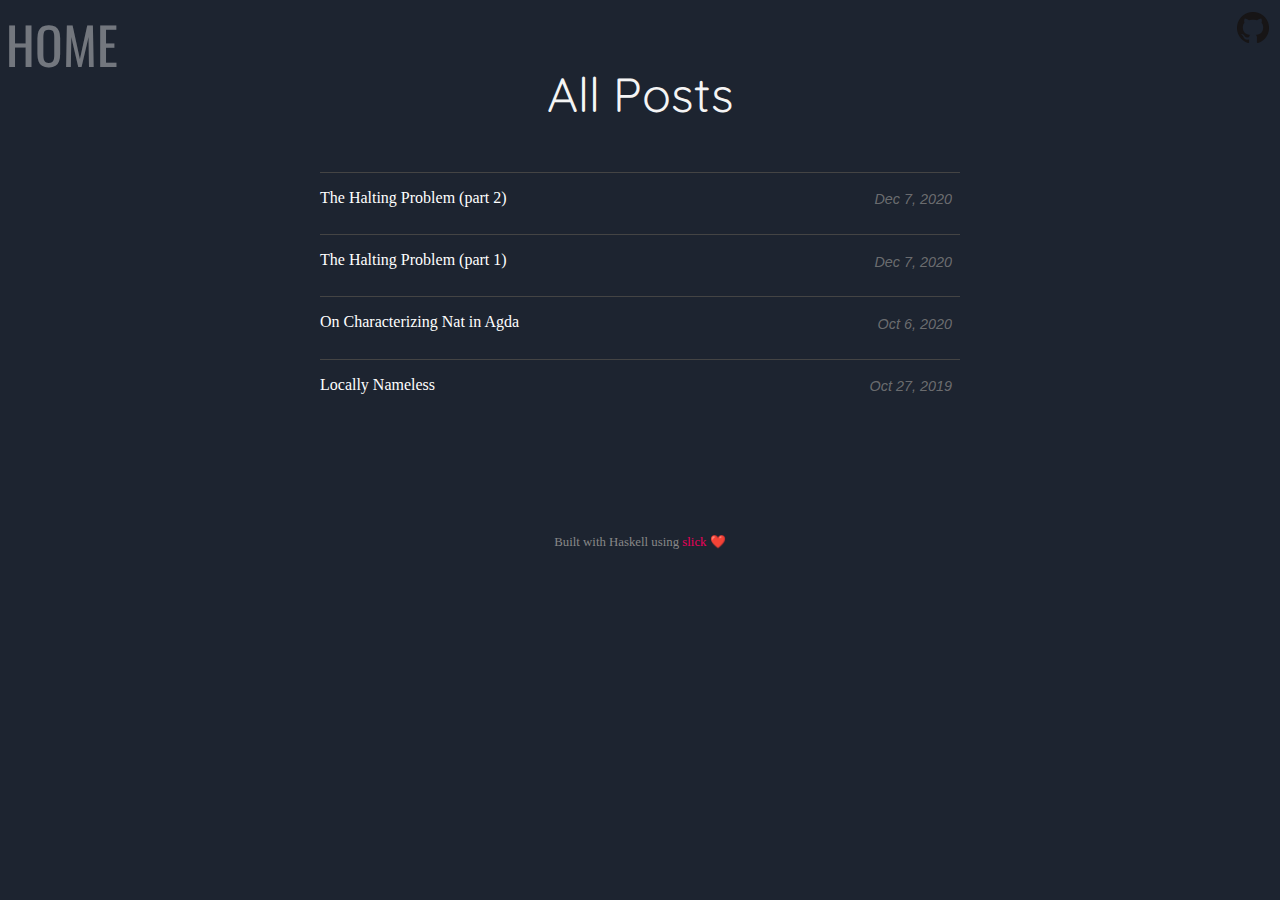
<file: index.html>
<!DOCTYPE html>
<html lang="en"> 
<head profile="http://www.w3.org/2005/10/profile">
    <meta charset="UTF-8">
    <meta name="description" content="Callan McGill">
    <meta name="author" content="Callan Mcgill">
    <meta name=viewport content="width=device-width, initial-scale=1">
    <title>Callan McGill</title>
    <link rel="icon" type="image/png" href="/images/favicon.png">
    <link rel="stylesheet" href="/css/style.css">
</head>
<body>
    <!DOCTYPE html>
    <header>
        <nav>
          
          <a id="beacon" href="/">
              <div id="home-text"> HOME </div>
          </a>
        </nav>
        <div class="right-sidebar">
            <a class="ext-link" href="https://github.com/boarders">
            <img src="/images/github-logo.png" alt="Github Profile"/>
        </a>

        <script type="text/javascript" async
                src="https://cdn.mathjax.org/mathjax/latest/MathJax.js?config=TeX-AMS-MML_HTMLorMML">
        </script>
    </header>
<div id="page">
            <section class="table-of-contents">
                <h1>All Posts</h1>
                <div class="metadata">
                </div>
                <ul>
                        <li>
            <a href="posts/halting2.html">The Halting Problem (part 2) <span class="date">Dec 7, 2020</span> </a>
        </li>
        <li>
            <a href="posts/halting1.html">The Halting Problem (part 1) <span class="date">Dec 7, 2020</span> </a>
        </li>
        <li>
            <a href="posts/peano.html">On Characterizing Nat in Agda <span class="date">Oct 6, 2020</span> </a>
        </li>
        <li>
            <a href="posts/locally-nameless.html">Locally Nameless <span class="date">Oct 27, 2019</span> </a>
        </li>
</ul>
        </section>
</div>

<footer>
    Built with Haskell using <a href="https://github.com/ChrisPenner/slick">slick</a> ❤️
</footer>

<link href='https://fonts.googleapis.com/css?family=Quicksand:300,400' rel='stylesheet' type='text/css'>
<link href='https://fonts.googleapis.com/css?family=Oswald' rel='stylesheet' type='text/css'>
<script src="/js/main.js"></script>
</body>
</html>
</file>
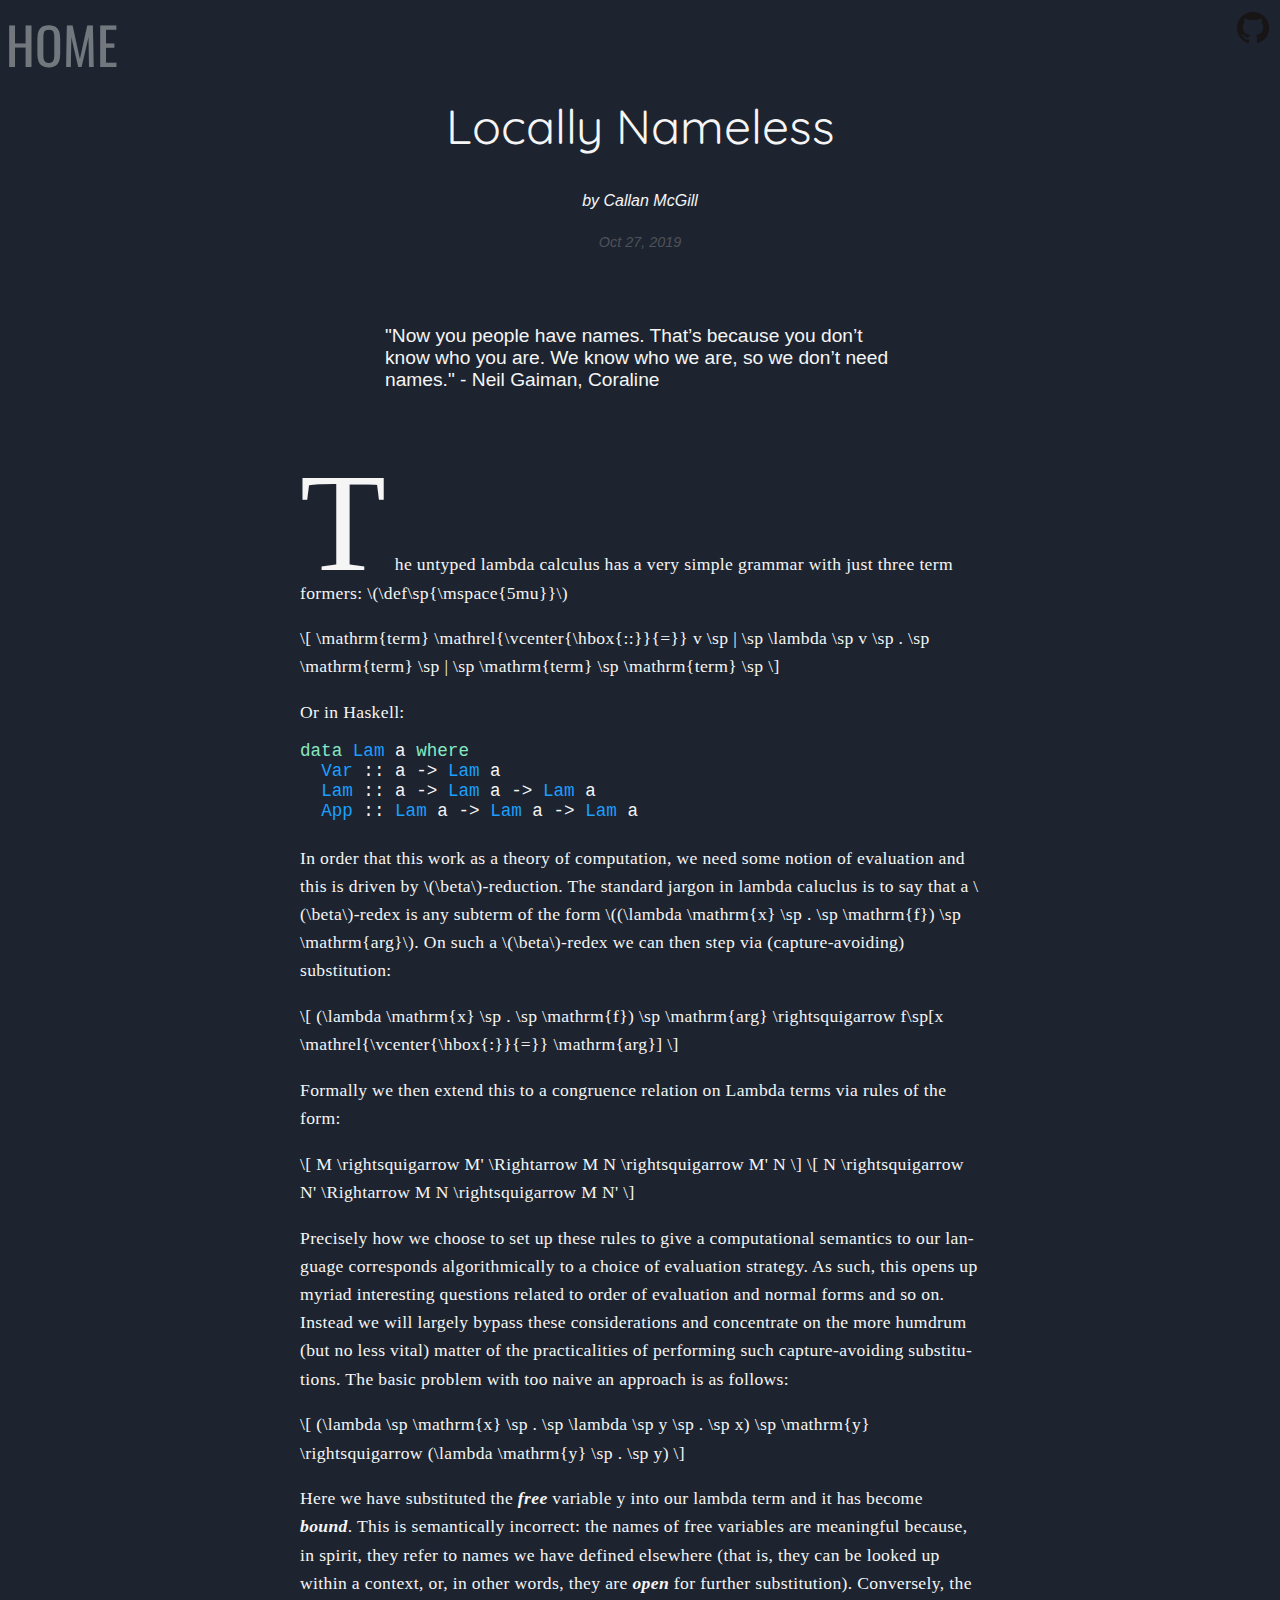
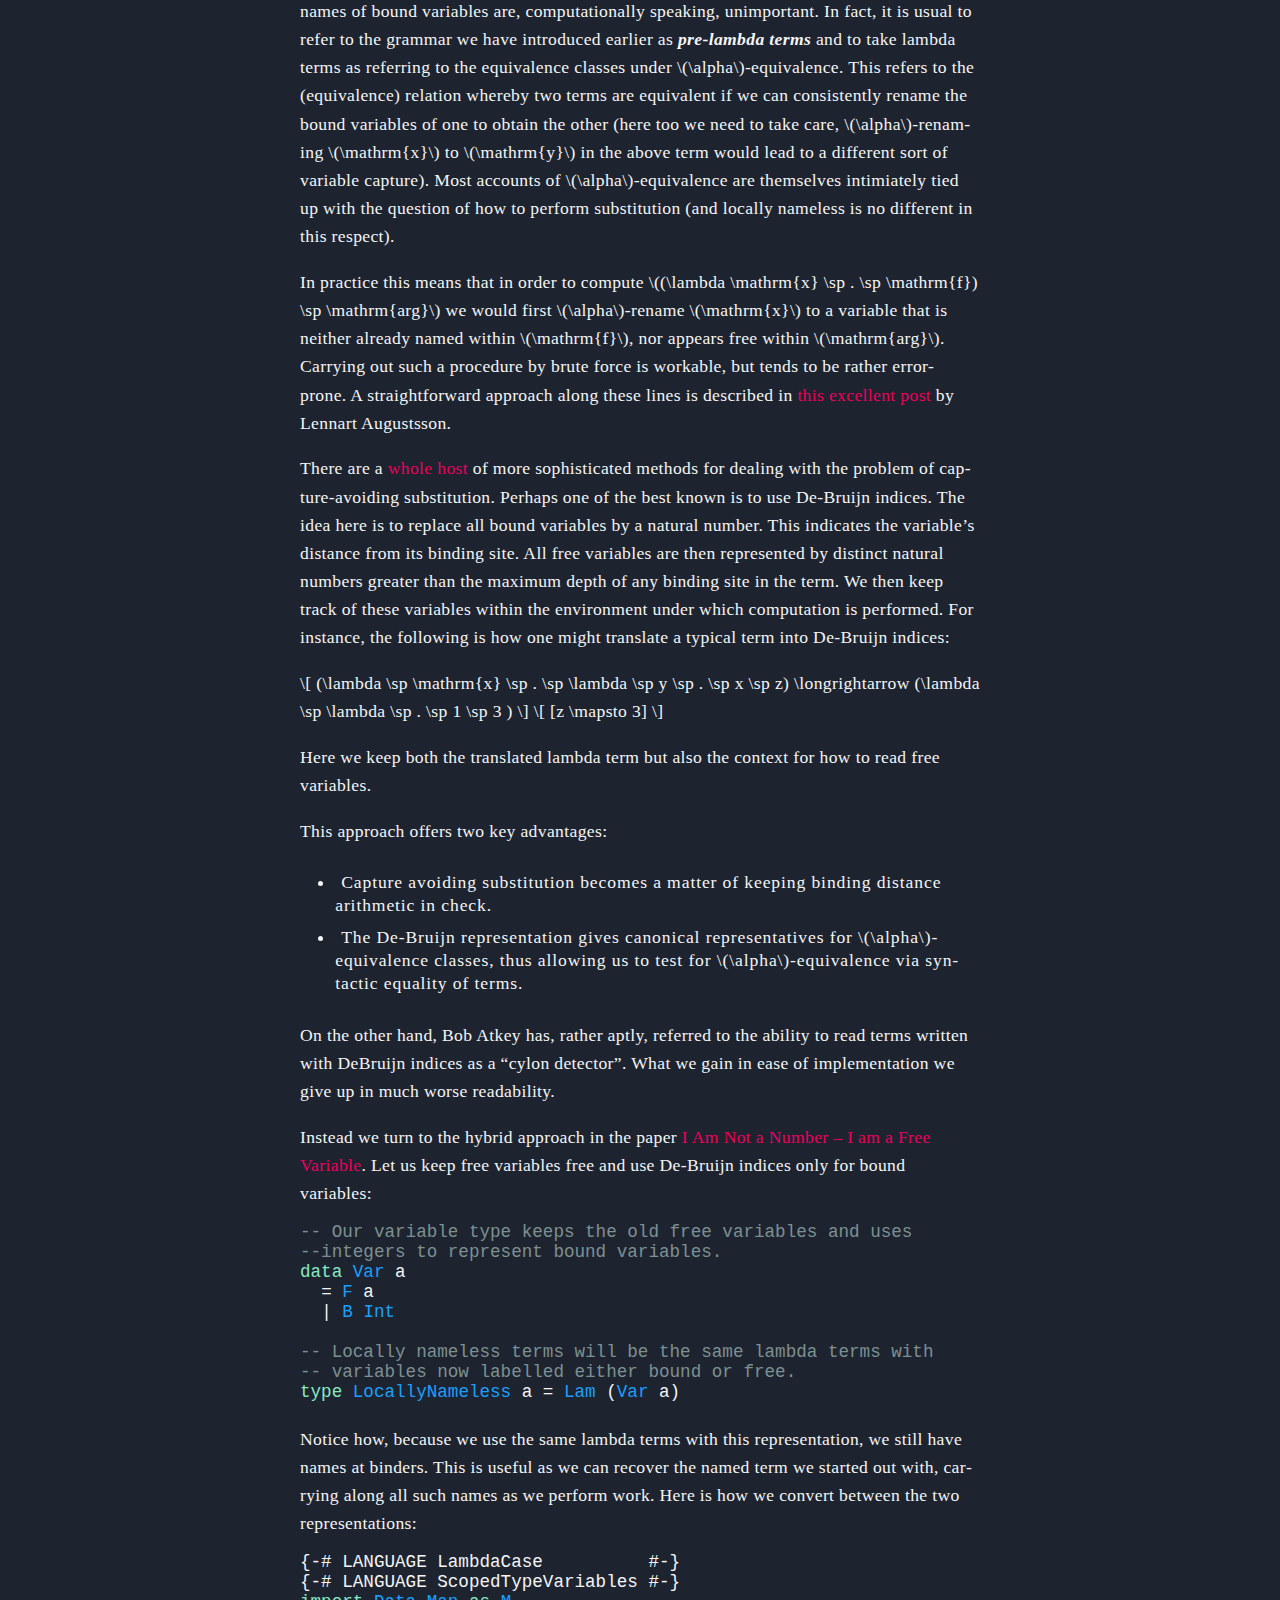
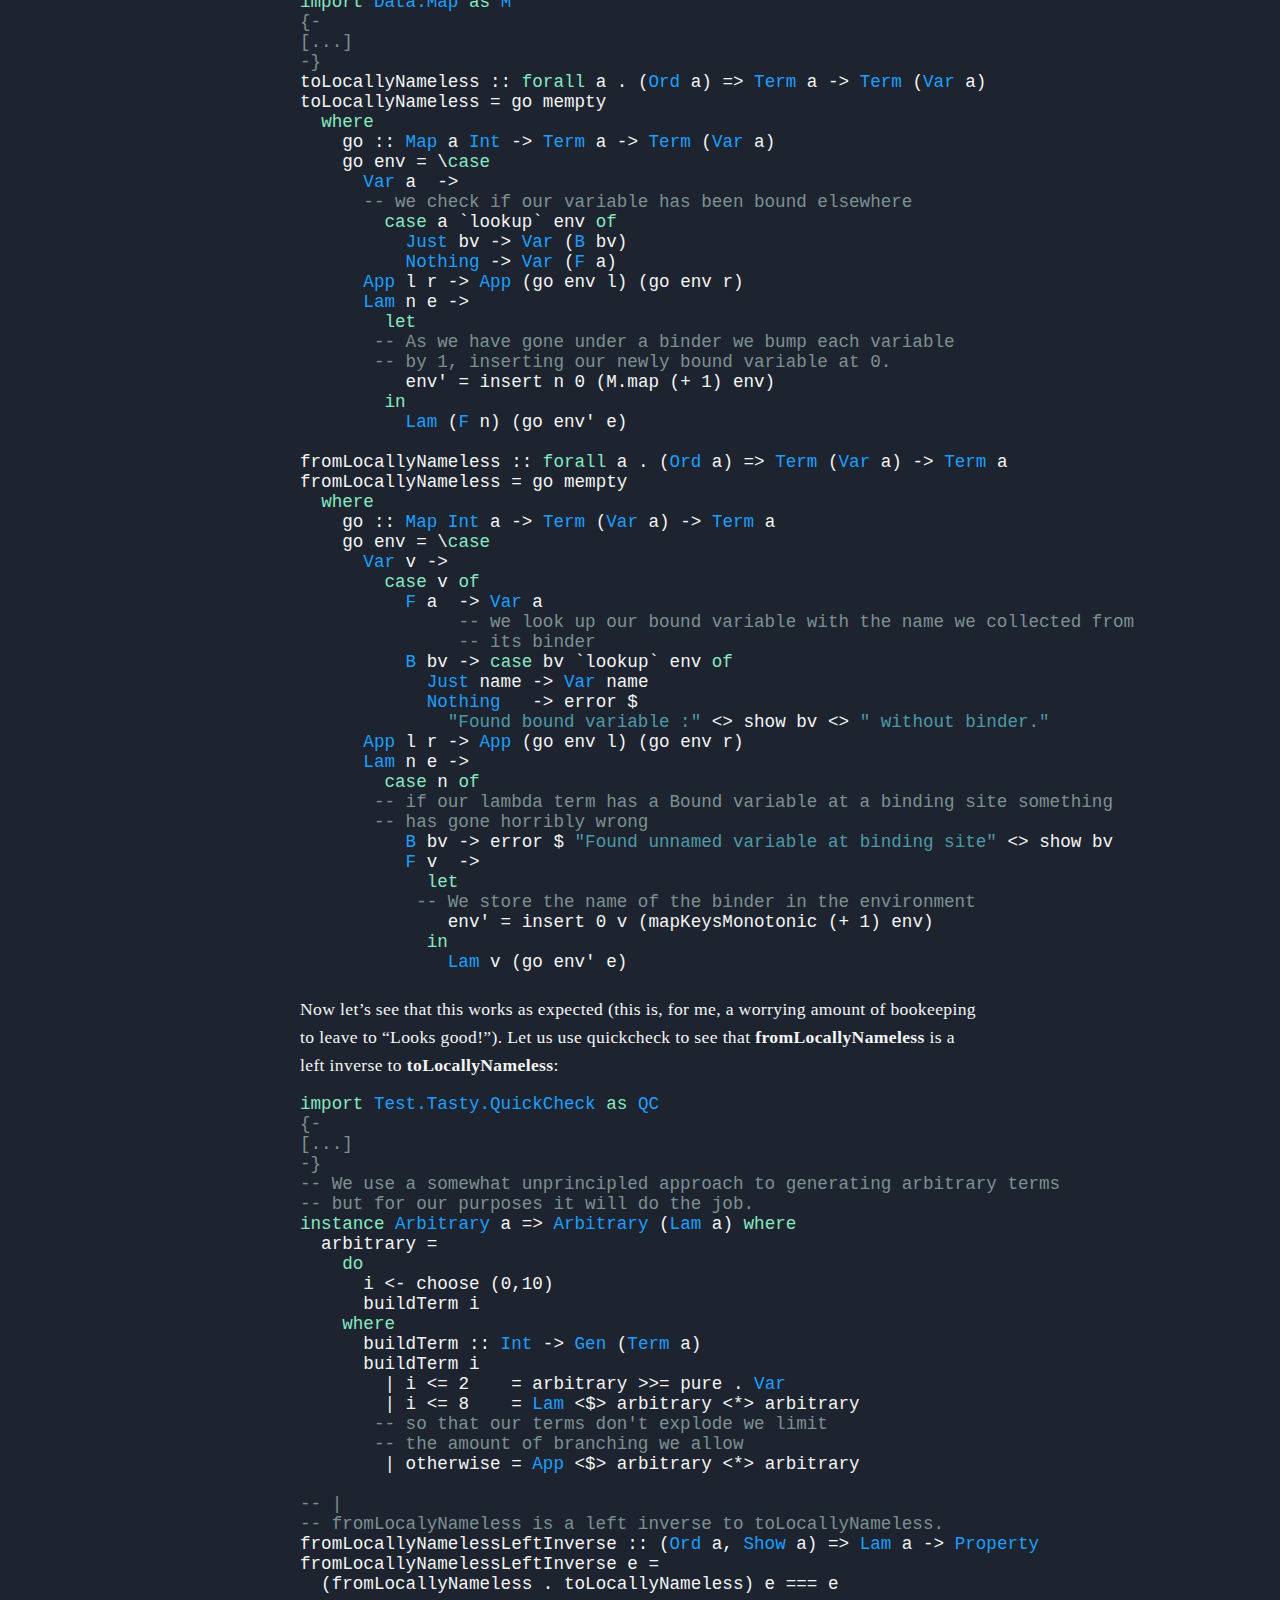
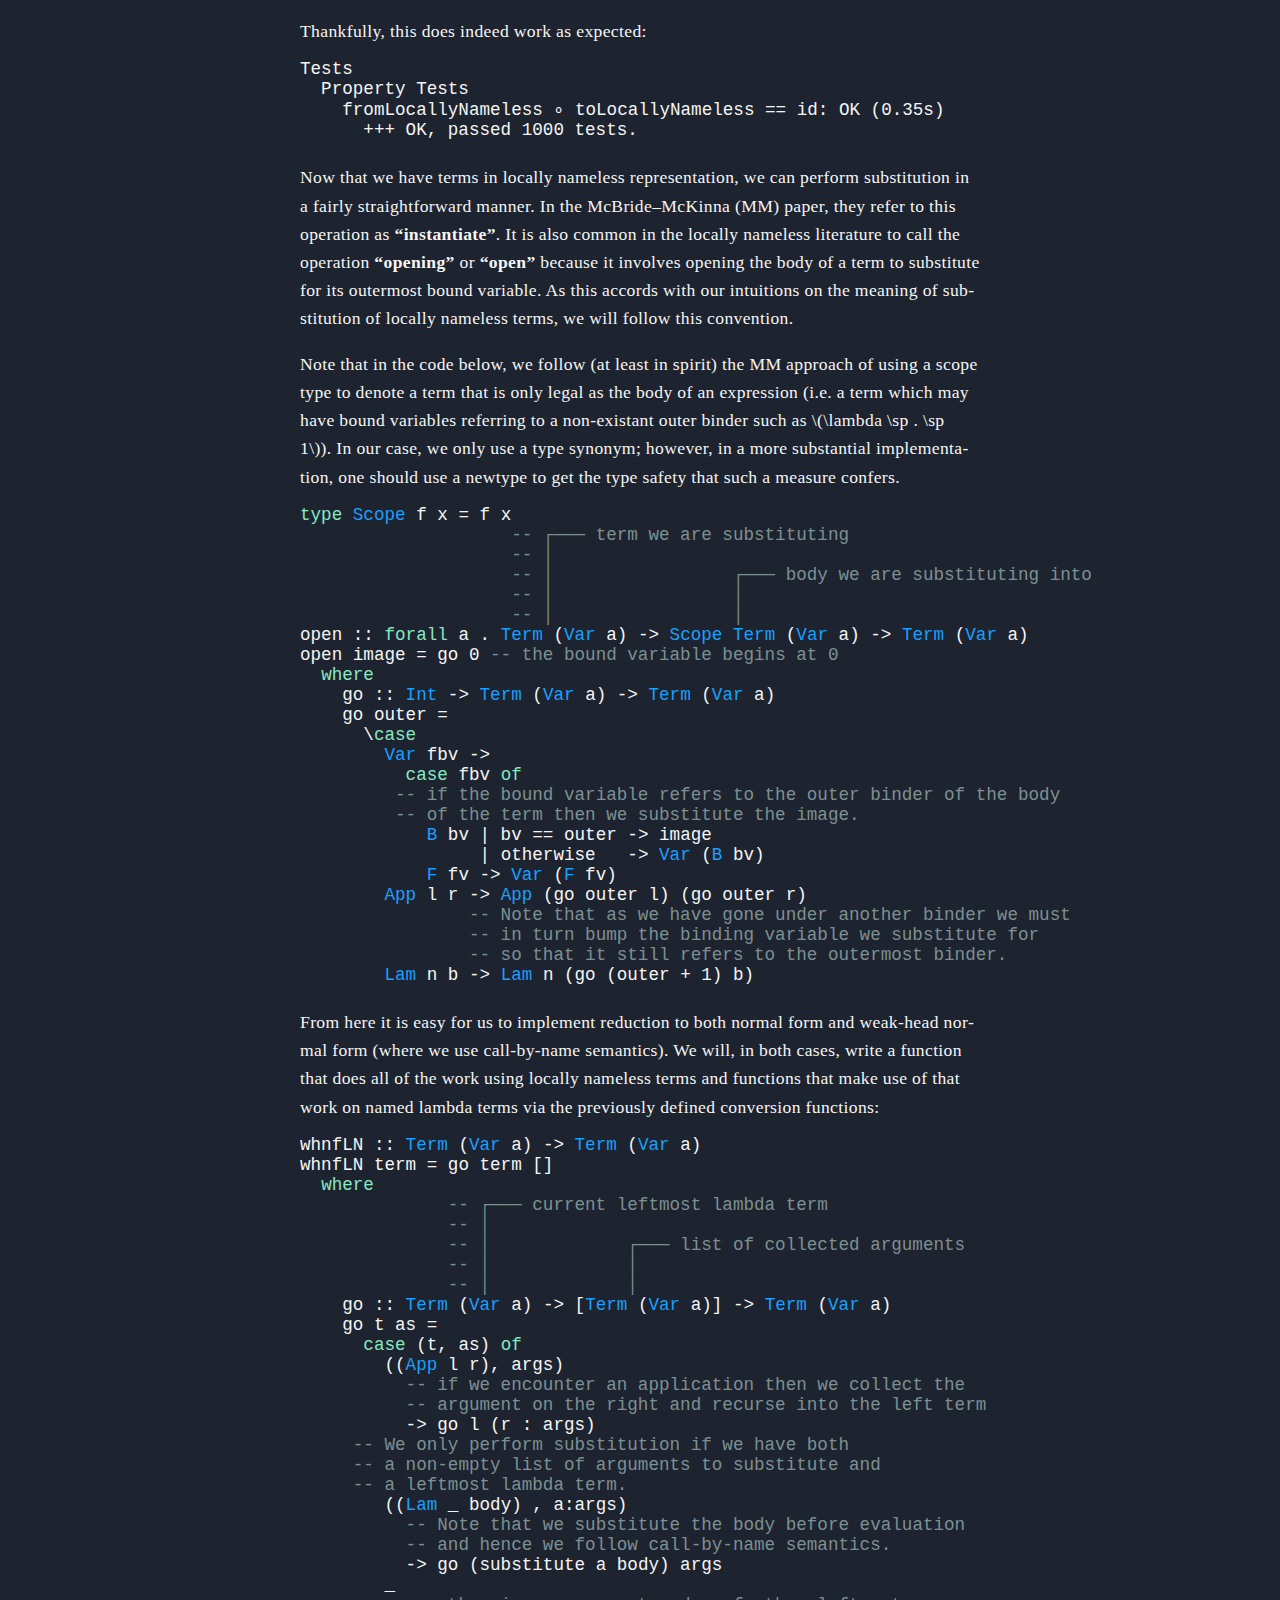
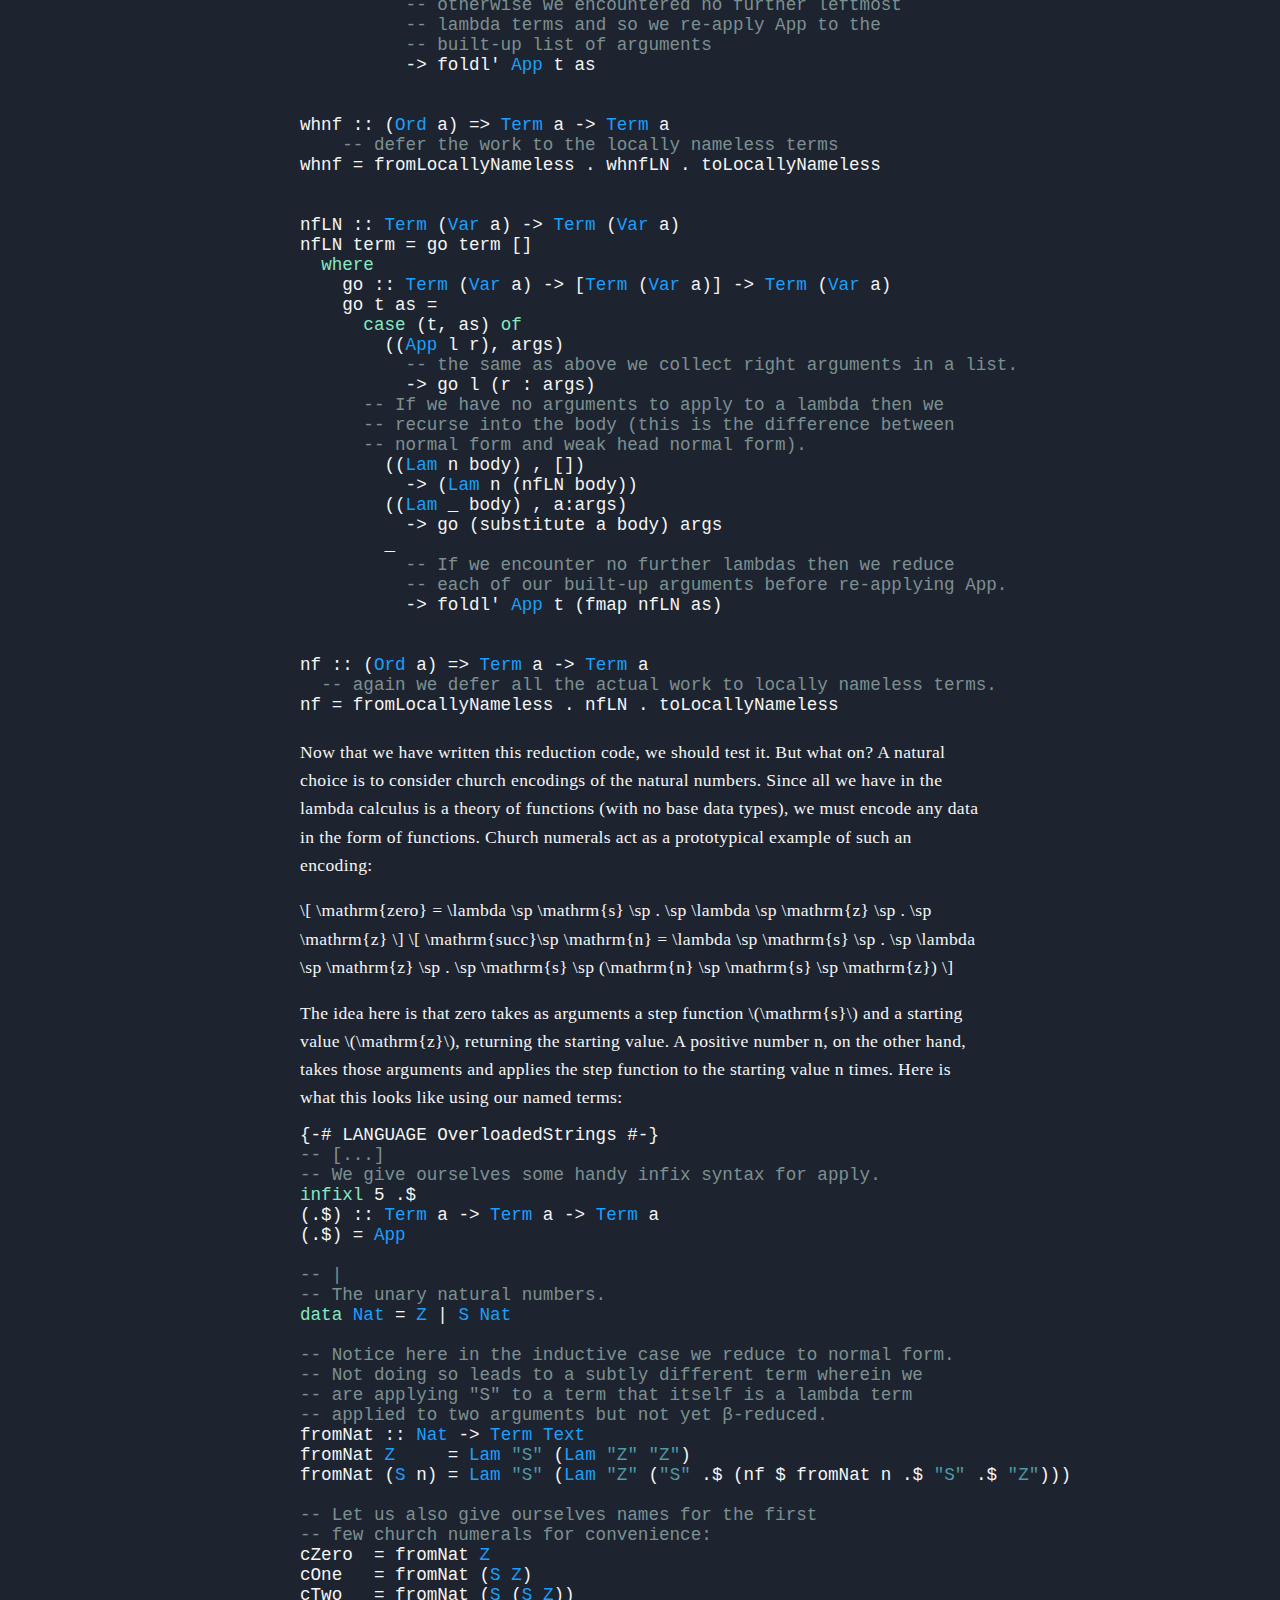
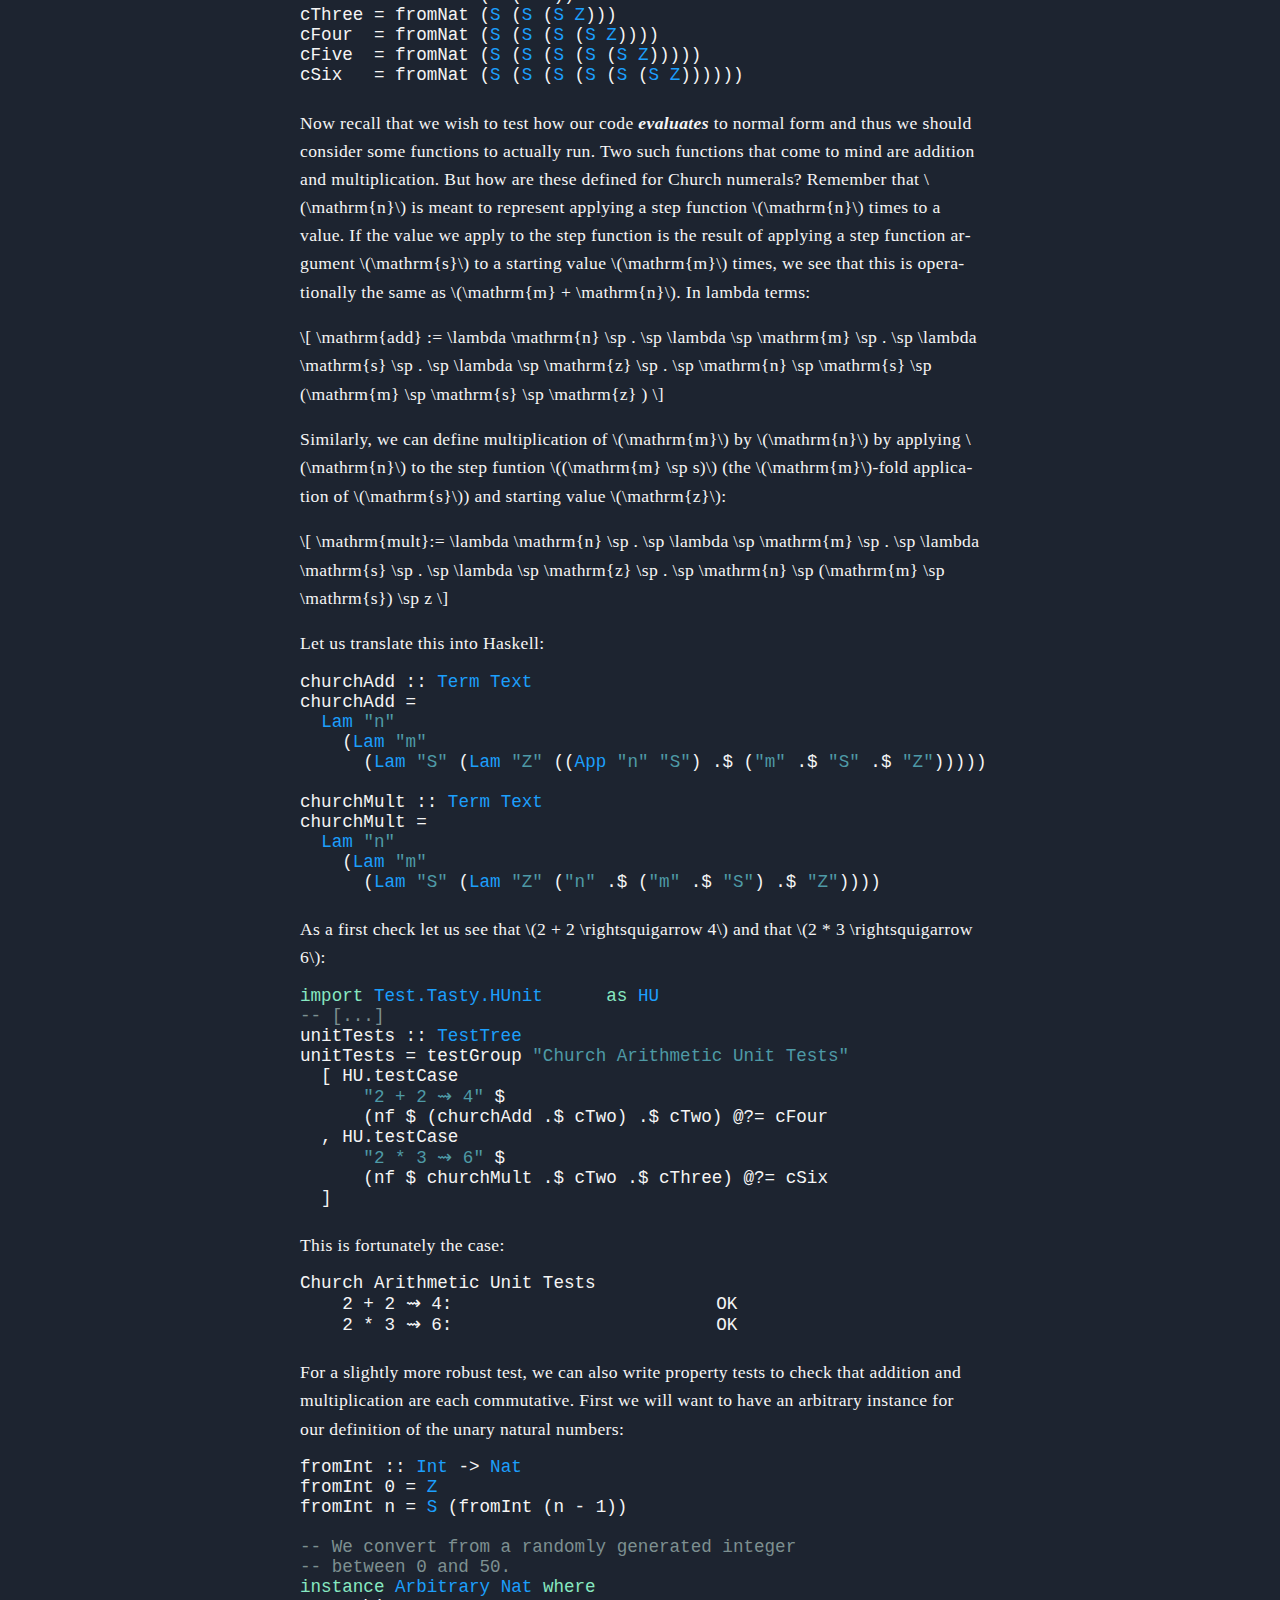
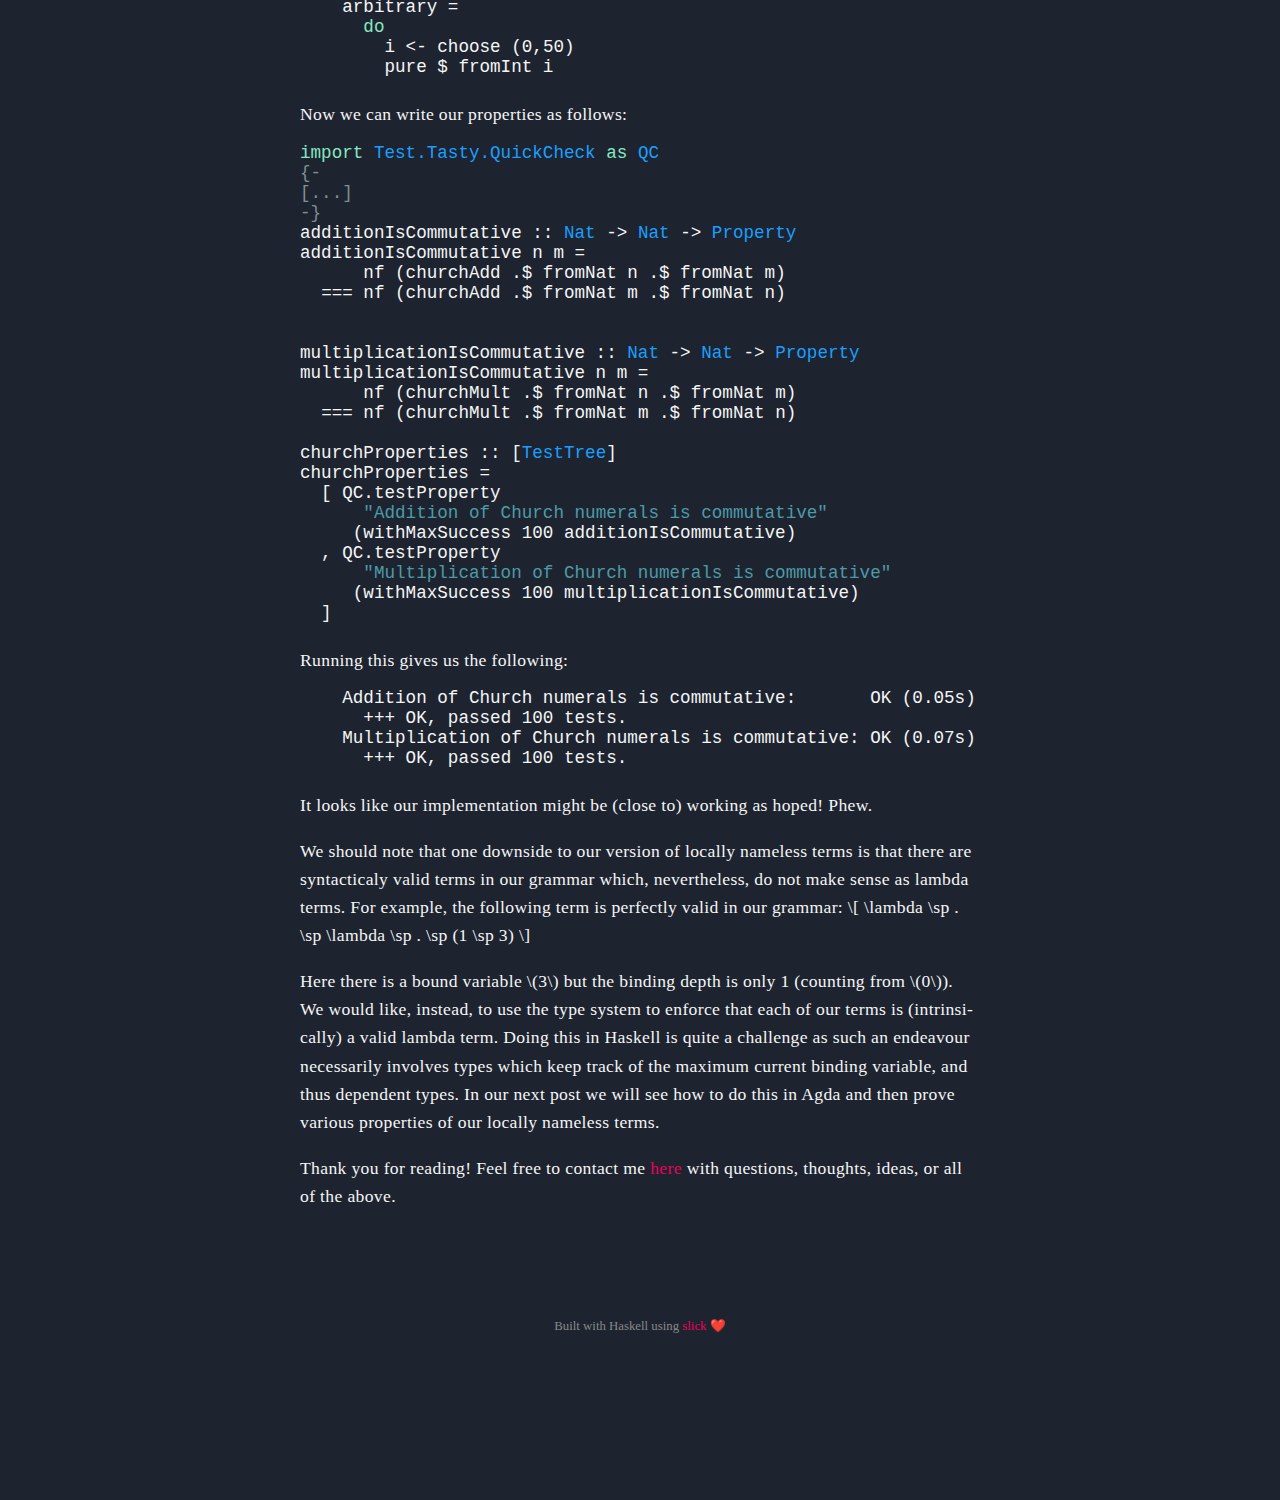
<file: posts/locally-nameless/index.html>
<!DOCTYPE html>
<html lang="en">
<head profile="http://www.w3.org/2005/10/profile">
    <meta charset="UTF-8">
    <meta name="description" content="Callan McGill">
    <meta name="author" content="Callan McGill">
    <meta name=viewport content="width=device-width, initial-scale=1">
    <meta name="twitter:card" content="summary_large_image">
    <meta name="twitter:title" content="Locally Nameless">
    <meta name="twitter:description" content="The locally nameless approach to substitution.">
        <title>Locally Nameless</title>
    <link rel="stylesheet" href="/css/style.css">
    <link rel="stylesheet" href="/css/syntax.css">
</head>
<body>
    <!DOCTYPE html>
    <header>
        <nav>
          
          <a id="beacon" href="/">
              <div id="home-text"> HOME </div>
          </a>
        </nav>
        <div class="right-sidebar">
            <a class="ext-link" href="https://github.com/boarders">
            <img src="/images/github-logo.png" alt="Github Profile"/>
        </a>

        <script type="text/javascript" async
                src="https://cdn.mathjax.org/mathjax/latest/MathJax.js?config=TeX-AMS-MML_HTMLorMML">
        </script>
    </header>

<div id="page">
    <div class="wrapper">
        <div class="masthead">
            <span class="title">
                Locally Nameless
            </span>
            <br>
            <br>
            <span class="byline">by Callan McGill</span>
            <br>
            <span class="date">Oct 27, 2019</span>
            <br>
            <br>
            <div class="metadata"> </div>
            </div>
    </div>
    <span class="quote"> "Now you people have names. That’s because you don’t know who you are. We know who we are, so we don’t need names."  - Neil Gaiman, Coraline</span>
    </div>
    <article class="post">
        <p>The untyped lambda calculus has a very simple grammar with just three term formers: <span class="math inline">\(\def\sp{\mspace{5mu}}\)</span></p>
<p><span class="math display">\[ \mathrm{term}
 \mathrel{\vcenter{\hbox{::}}{=}} v \sp
  | \sp \lambda \sp v \sp . \sp \mathrm{term} \sp
  | \sp \mathrm{term} \sp \mathrm{term} \sp
  \]</span></p>
<p>Or in Haskell:</p>
<div class="sourceCode" id="cb1"><pre class="sourceCode haskell"><code class="sourceCode haskell"><span id="cb1-1"><a href="#cb1-1" aria-hidden="true"></a><span class="kw">data</span> <span class="dt">Lam</span> a <span class="kw">where</span></span>
<span id="cb1-2"><a href="#cb1-2" aria-hidden="true"></a>  <span class="dt">Var</span><span class="ot"> ::</span> a <span class="ot">-&gt;</span> <span class="dt">Lam</span> a</span>
<span id="cb1-3"><a href="#cb1-3" aria-hidden="true"></a>  <span class="dt">Lam</span><span class="ot"> ::</span> a <span class="ot">-&gt;</span> <span class="dt">Lam</span> a <span class="ot">-&gt;</span> <span class="dt">Lam</span> a</span>
<span id="cb1-4"><a href="#cb1-4" aria-hidden="true"></a>  <span class="dt">App</span><span class="ot"> ::</span> <span class="dt">Lam</span> a <span class="ot">-&gt;</span> <span class="dt">Lam</span> a <span class="ot">-&gt;</span> <span class="dt">Lam</span> a</span></code></pre></div>
<p>In order that this work as a theory of computation, we need some notion of evaluation and this is driven by <span class="math inline">\(\beta\)</span>-reduction. The standard jargon in lambda caluclus is to say that a <span class="math inline">\(\beta\)</span>-redex is any subterm of the form <span class="math inline">\((\lambda \mathrm{x} \sp . \sp \mathrm{f}) \sp \mathrm{arg}\)</span>. On such a <span class="math inline">\(\beta\)</span>-redex we can then step via (capture-avoiding) substitution:</p>
<p><span class="math display">\[ (\lambda \mathrm{x} \sp . \sp \mathrm{f}) \sp \mathrm{arg}
    \rightsquigarrow
   f\sp[x  \mathrel{\vcenter{\hbox{:}}{=}} \mathrm{arg}]
  \]</span></p>
<p>Formally we then extend this to a congruence relation on Lambda terms via rules of the form:</p>
<p><span class="math display">\[
  M \rightsquigarrow M&#39; \Rightarrow M N \rightsquigarrow M&#39; N
\]</span> <span class="math display">\[
  N \rightsquigarrow N&#39; \Rightarrow M N \rightsquigarrow M  N&#39;
  \]</span></p>
<p>Precisely how we choose to set up these rules to give a computational semantics to our language corresponds algorithmically to a choice of evaluation strategy. As such, this opens up myriad interesting questions related to order of evaluation and normal forms and so on. Instead we will largely bypass these considerations and concentrate on the more humdrum (but no less vital) matter of the practicalities of performing such capture-avoiding substitutions. The basic problem with too naive an approach is as follows:</p>
<p><span class="math display">\[ (\lambda \sp \mathrm{x} \sp . \sp \lambda \sp y \sp . \sp  x) \sp \mathrm{y}
    \rightsquigarrow
   (\lambda \mathrm{y} \sp . \sp y)
  \]</span></p>
<p>Here we have substituted the <em>free</em> variable y into our lambda term and it has become <em>bound</em>. This is semantically incorrect: the names of free variables are meaningful because, in spirit, they refer to names we have defined elsewhere (that is, they can be looked up within a context, or, in other words, they are <em>open</em> for further substitution). Conversely, the names of bound variables are, computationally speaking, unimportant. In fact, it is usual to refer to the grammar we have introduced earlier as <em>pre-lambda terms</em> and to take lambda terms as referring to the equivalence classes under <span class="math inline">\(\alpha\)</span>-equivalence. This refers to the (equivalence) relation whereby two terms are equivalent if we can consistently rename the bound variables of one to obtain the other (here too we need to take care, <span class="math inline">\(\alpha\)</span>-renaming <span class="math inline">\(\mathrm{x}\)</span> to <span class="math inline">\(\mathrm{y}\)</span> in the above term would lead to a different sort of variable capture). Most accounts of <span class="math inline">\(\alpha\)</span>-equivalence are themselves intimiately tied up with the question of how to perform substitution (and locally nameless is no different in this respect).</p>
<p>In practice this means that in order to compute <span class="math inline">\((\lambda \mathrm{x} \sp . \sp \mathrm{f}) \sp \mathrm{arg}\)</span> we would first <span class="math inline">\(\alpha\)</span>-rename <span class="math inline">\(\mathrm{x}\)</span> to a variable that is neither already named within <span class="math inline">\(\mathrm{f}\)</span>, nor appears free within <span class="math inline">\(\mathrm{arg}\)</span>. Carrying out such a procedure by brute force is workable, but tends to be rather error-prone. A straightforward approach along these lines is described in <a href="http://augustss.blogspot.com/2007/10/simpler-easier-in-recent-paper-simply.html">this excellent post</a> by Lennart Augustsson.</p>
<p>There are a <a href="https://www.schoolofhaskell.com/user/edwardk/bound">whole host</a> of more sophisticated methods for dealing with the problem of capture-avoiding substitution. Perhaps one of the best known is to use De-Bruijn indices. The idea here is to replace all bound variables by a natural number. This indicates the variable’s distance from its binding site. All free variables are then represented by distinct natural numbers greater than the maximum depth of any binding site in the term. We then keep track of these variables within the environment under which computation is performed. For instance, the following is how one might translate a typical term into De-Bruijn indices:</p>
<p><span class="math display">\[ (\lambda \sp \mathrm{x} \sp . \sp \lambda \sp y \sp . \sp  x \sp z)
    \longrightarrow
   (\lambda \sp \lambda \sp . \sp 1 \sp 3 )
   \]</span> <span class="math display">\[
   [z \mapsto 3]
  \]</span></p>
<p>Here we keep both the translated lambda term but also the context for how to read free variables.</p>
<p>This approach offers two key advantages:</p>
<ul>
<li>Capture avoiding substitution becomes a matter of keeping binding distance arithmetic in check.</li>
<li>The De-Bruijn representation gives canonical representatives for <span class="math inline">\(\alpha\)</span>-equivalence classes, thus allowing us to test for <span class="math inline">\(\alpha\)</span>-equivalence via syntactic equality of terms.</li>
</ul>
<p>On the other hand, Bob Atkey has, rather aptly, referred to the ability to read terms written with DeBruijn indices as a “cylon detector”. What we gain in ease of implementation we give up in much worse readability.</p>
<p>Instead we turn to the hybrid approach in the paper <a href="http://www.cs.ru.nl/~james/RESEARCH/haskell2004.pdf">I Am Not a Number – I am a Free Variable</a>. Let us keep free variables free and use De-Bruijn indices only for bound variables:</p>
<div class="sourceCode" id="cb2"><pre class="sourceCode haskell"><code class="sourceCode haskell"><span id="cb2-1"><a href="#cb2-1" aria-hidden="true"></a><span class="co">-- Our variable type keeps the old free variables and uses</span></span>
<span id="cb2-2"><a href="#cb2-2" aria-hidden="true"></a><span class="co">--integers to represent bound variables.</span></span>
<span id="cb2-3"><a href="#cb2-3" aria-hidden="true"></a><span class="kw">data</span> <span class="dt">Var</span> a</span>
<span id="cb2-4"><a href="#cb2-4" aria-hidden="true"></a>  <span class="ot">=</span> <span class="dt">F</span> a</span>
<span id="cb2-5"><a href="#cb2-5" aria-hidden="true"></a>  <span class="op">|</span> <span class="dt">B</span> <span class="dt">Int</span></span>
<span id="cb2-6"><a href="#cb2-6" aria-hidden="true"></a></span>
<span id="cb2-7"><a href="#cb2-7" aria-hidden="true"></a><span class="co">-- Locally nameless terms will be the same lambda terms with</span></span>
<span id="cb2-8"><a href="#cb2-8" aria-hidden="true"></a><span class="co">-- variables now labelled either bound or free.</span></span>
<span id="cb2-9"><a href="#cb2-9" aria-hidden="true"></a><span class="kw">type</span> <span class="dt">LocallyNameless</span> a <span class="ot">=</span> <span class="dt">Lam</span> (<span class="dt">Var</span> a)</span></code></pre></div>
<p>Notice how, because we use the same lambda terms with this representation, we still have names at binders. This is useful as we can recover the named term we started out with, carrying along all such names as we perform work. Here is how we convert between the two representations:</p>
<div class="sourceCode" id="cb3"><pre class="sourceCode haskell"><code class="sourceCode haskell"><span id="cb3-1"><a href="#cb3-1" aria-hidden="true"></a><span class="ot">{-# LANGUAGE LambdaCase          #-}</span></span>
<span id="cb3-2"><a href="#cb3-2" aria-hidden="true"></a><span class="ot">{-# LANGUAGE ScopedTypeVariables #-}</span></span>
<span id="cb3-3"><a href="#cb3-3" aria-hidden="true"></a><span class="kw">import</span> <span class="dt">Data.Map</span> <span class="kw">as</span> <span class="dt">M</span></span>
<span id="cb3-4"><a href="#cb3-4" aria-hidden="true"></a><span class="co">{-</span></span>
<span id="cb3-5"><a href="#cb3-5" aria-hidden="true"></a><span class="co">[...]</span></span>
<span id="cb3-6"><a href="#cb3-6" aria-hidden="true"></a><span class="co">-}</span></span>
<span id="cb3-7"><a href="#cb3-7" aria-hidden="true"></a><span class="ot">toLocallyNameless ::</span> <span class="kw">forall</span> a <span class="op">.</span> (<span class="dt">Ord</span> a) <span class="ot">=&gt;</span> <span class="dt">Term</span> a <span class="ot">-&gt;</span> <span class="dt">Term</span> (<span class="dt">Var</span> a)</span>
<span id="cb3-8"><a href="#cb3-8" aria-hidden="true"></a>toLocallyNameless <span class="ot">=</span> go <span class="fu">mempty</span></span>
<span id="cb3-9"><a href="#cb3-9" aria-hidden="true"></a>  <span class="kw">where</span></span>
<span id="cb3-10"><a href="#cb3-10" aria-hidden="true"></a><span class="ot">    go ::</span> <span class="dt">Map</span> a <span class="dt">Int</span> <span class="ot">-&gt;</span> <span class="dt">Term</span> a <span class="ot">-&gt;</span> <span class="dt">Term</span> (<span class="dt">Var</span> a)</span>
<span id="cb3-11"><a href="#cb3-11" aria-hidden="true"></a>    go env <span class="ot">=</span> \<span class="kw">case</span></span>
<span id="cb3-12"><a href="#cb3-12" aria-hidden="true"></a>      <span class="dt">Var</span> a  <span class="ot">-&gt;</span></span>
<span id="cb3-13"><a href="#cb3-13" aria-hidden="true"></a>      <span class="co">-- we check if our variable has been bound elsewhere</span></span>
<span id="cb3-14"><a href="#cb3-14" aria-hidden="true"></a>        <span class="kw">case</span> a <span class="ot">`lookup`</span> env <span class="kw">of</span></span>
<span id="cb3-15"><a href="#cb3-15" aria-hidden="true"></a>          <span class="dt">Just</span> bv <span class="ot">-&gt;</span> <span class="dt">Var</span> (<span class="dt">B</span> bv)</span>
<span id="cb3-16"><a href="#cb3-16" aria-hidden="true"></a>          <span class="dt">Nothing</span> <span class="ot">-&gt;</span> <span class="dt">Var</span> (<span class="dt">F</span> a)</span>
<span id="cb3-17"><a href="#cb3-17" aria-hidden="true"></a>      <span class="dt">App</span> l r <span class="ot">-&gt;</span> <span class="dt">App</span> (go env l) (go env r)</span>
<span id="cb3-18"><a href="#cb3-18" aria-hidden="true"></a>      <span class="dt">Lam</span> n e <span class="ot">-&gt;</span></span>
<span id="cb3-19"><a href="#cb3-19" aria-hidden="true"></a>        <span class="kw">let</span></span>
<span id="cb3-20"><a href="#cb3-20" aria-hidden="true"></a>       <span class="co">-- As we have gone under a binder we bump each variable</span></span>
<span id="cb3-21"><a href="#cb3-21" aria-hidden="true"></a>       <span class="co">-- by 1, inserting our newly bound variable at 0.</span></span>
<span id="cb3-22"><a href="#cb3-22" aria-hidden="true"></a>          env&#39; <span class="ot">=</span> insert n <span class="dv">0</span> (M.map (<span class="op">+</span> <span class="dv">1</span>) env)</span>
<span id="cb3-23"><a href="#cb3-23" aria-hidden="true"></a>        <span class="kw">in</span></span>
<span id="cb3-24"><a href="#cb3-24" aria-hidden="true"></a>          <span class="dt">Lam</span> (<span class="dt">F</span> n) (go env&#39; e)</span>
<span id="cb3-25"><a href="#cb3-25" aria-hidden="true"></a></span>
<span id="cb3-26"><a href="#cb3-26" aria-hidden="true"></a><span class="ot">fromLocallyNameless ::</span> <span class="kw">forall</span> a <span class="op">.</span> (<span class="dt">Ord</span> a) <span class="ot">=&gt;</span> <span class="dt">Term</span> (<span class="dt">Var</span> a) <span class="ot">-&gt;</span> <span class="dt">Term</span> a</span>
<span id="cb3-27"><a href="#cb3-27" aria-hidden="true"></a>fromLocallyNameless <span class="ot">=</span> go <span class="fu">mempty</span></span>
<span id="cb3-28"><a href="#cb3-28" aria-hidden="true"></a>  <span class="kw">where</span></span>
<span id="cb3-29"><a href="#cb3-29" aria-hidden="true"></a><span class="ot">    go ::</span> <span class="dt">Map</span> <span class="dt">Int</span> a <span class="ot">-&gt;</span> <span class="dt">Term</span> (<span class="dt">Var</span> a) <span class="ot">-&gt;</span> <span class="dt">Term</span> a</span>
<span id="cb3-30"><a href="#cb3-30" aria-hidden="true"></a>    go env <span class="ot">=</span> \<span class="kw">case</span></span>
<span id="cb3-31"><a href="#cb3-31" aria-hidden="true"></a>      <span class="dt">Var</span> v <span class="ot">-&gt;</span></span>
<span id="cb3-32"><a href="#cb3-32" aria-hidden="true"></a>        <span class="kw">case</span> v <span class="kw">of</span></span>
<span id="cb3-33"><a href="#cb3-33" aria-hidden="true"></a>          <span class="dt">F</span> a  <span class="ot">-&gt;</span> <span class="dt">Var</span> a</span>
<span id="cb3-34"><a href="#cb3-34" aria-hidden="true"></a>               <span class="co">-- we look up our bound variable with the name we collected from</span></span>
<span id="cb3-35"><a href="#cb3-35" aria-hidden="true"></a>               <span class="co">-- its binder</span></span>
<span id="cb3-36"><a href="#cb3-36" aria-hidden="true"></a>          <span class="dt">B</span> bv <span class="ot">-&gt;</span> <span class="kw">case</span> bv <span class="ot">`lookup`</span> env <span class="kw">of</span></span>
<span id="cb3-37"><a href="#cb3-37" aria-hidden="true"></a>            <span class="dt">Just</span> name <span class="ot">-&gt;</span> <span class="dt">Var</span> name</span>
<span id="cb3-38"><a href="#cb3-38" aria-hidden="true"></a>            <span class="dt">Nothing</span>   <span class="ot">-&gt;</span> <span class="fu">error</span> <span class="op">$</span> </span>
<span id="cb3-39"><a href="#cb3-39" aria-hidden="true"></a>              <span class="st">&quot;Found bound variable :&quot;</span> <span class="op">&lt;&gt;</span> <span class="fu">show</span> bv <span class="op">&lt;&gt;</span> <span class="st">&quot; without binder.&quot;</span></span>
<span id="cb3-40"><a href="#cb3-40" aria-hidden="true"></a>      <span class="dt">App</span> l r <span class="ot">-&gt;</span> <span class="dt">App</span> (go env l) (go env r)</span>
<span id="cb3-41"><a href="#cb3-41" aria-hidden="true"></a>      <span class="dt">Lam</span> n e <span class="ot">-&gt;</span></span>
<span id="cb3-42"><a href="#cb3-42" aria-hidden="true"></a>        <span class="kw">case</span> n <span class="kw">of</span></span>
<span id="cb3-43"><a href="#cb3-43" aria-hidden="true"></a>       <span class="co">-- if our lambda term has a Bound variable at a binding site something</span></span>
<span id="cb3-44"><a href="#cb3-44" aria-hidden="true"></a>       <span class="co">-- has gone horribly wrong</span></span>
<span id="cb3-45"><a href="#cb3-45" aria-hidden="true"></a>          <span class="dt">B</span> bv <span class="ot">-&gt;</span> <span class="fu">error</span> <span class="op">$</span> <span class="st">&quot;Found unnamed variable at binding site&quot;</span> <span class="op">&lt;&gt;</span> <span class="fu">show</span> bv</span>
<span id="cb3-46"><a href="#cb3-46" aria-hidden="true"></a>          <span class="dt">F</span> v  <span class="ot">-&gt;</span></span>
<span id="cb3-47"><a href="#cb3-47" aria-hidden="true"></a>            <span class="kw">let</span></span>
<span id="cb3-48"><a href="#cb3-48" aria-hidden="true"></a>           <span class="co">-- We store the name of the binder in the environment</span></span>
<span id="cb3-49"><a href="#cb3-49" aria-hidden="true"></a>              env&#39; <span class="ot">=</span> insert <span class="dv">0</span> v (mapKeysMonotonic (<span class="op">+</span> <span class="dv">1</span>) env)</span>
<span id="cb3-50"><a href="#cb3-50" aria-hidden="true"></a>            <span class="kw">in</span></span>
<span id="cb3-51"><a href="#cb3-51" aria-hidden="true"></a>              <span class="dt">Lam</span> v (go env&#39; e)</span></code></pre></div>
<p>Now let’s see that this works as expected (this is, for me, a worrying amount of bookeeping to leave to “Looks good!”). Let us use quickcheck to see that <strong>fromLocallyNameless</strong> is a left inverse to <strong>toLocallyNameless</strong>:</p>
<div class="sourceCode" id="cb4"><pre class="sourceCode haskell"><code class="sourceCode haskell"><span id="cb4-1"><a href="#cb4-1" aria-hidden="true"></a><span class="kw">import</span> <span class="dt">Test.Tasty.QuickCheck</span> <span class="kw">as</span> <span class="dt">QC</span></span>
<span id="cb4-2"><a href="#cb4-2" aria-hidden="true"></a><span class="co">{-</span></span>
<span id="cb4-3"><a href="#cb4-3" aria-hidden="true"></a><span class="co">[...]</span></span>
<span id="cb4-4"><a href="#cb4-4" aria-hidden="true"></a><span class="co">-}</span></span>
<span id="cb4-5"><a href="#cb4-5" aria-hidden="true"></a><span class="co">-- We use a somewhat unprincipled approach to generating arbitrary terms</span></span>
<span id="cb4-6"><a href="#cb4-6" aria-hidden="true"></a><span class="co">-- but for our purposes it will do the job.</span></span>
<span id="cb4-7"><a href="#cb4-7" aria-hidden="true"></a><span class="kw">instance</span> <span class="dt">Arbitrary</span> a <span class="ot">=&gt;</span> <span class="dt">Arbitrary</span> (<span class="dt">Lam</span> a) <span class="kw">where</span></span>
<span id="cb4-8"><a href="#cb4-8" aria-hidden="true"></a>  arbitrary <span class="ot">=</span></span>
<span id="cb4-9"><a href="#cb4-9" aria-hidden="true"></a>    <span class="kw">do</span></span>
<span id="cb4-10"><a href="#cb4-10" aria-hidden="true"></a>      i <span class="ot">&lt;-</span> choose (<span class="dv">0</span>,<span class="dv">10</span>)</span>
<span id="cb4-11"><a href="#cb4-11" aria-hidden="true"></a>      buildTerm i</span>
<span id="cb4-12"><a href="#cb4-12" aria-hidden="true"></a>    <span class="kw">where</span></span>
<span id="cb4-13"><a href="#cb4-13" aria-hidden="true"></a><span class="ot">      buildTerm ::</span> <span class="dt">Int</span> <span class="ot">-&gt;</span> <span class="dt">Gen</span> (<span class="dt">Term</span> a)</span>
<span id="cb4-14"><a href="#cb4-14" aria-hidden="true"></a>      buildTerm i</span>
<span id="cb4-15"><a href="#cb4-15" aria-hidden="true"></a>        <span class="op">|</span> i <span class="op">&lt;=</span> <span class="dv">2</span>    <span class="ot">=</span> arbitrary <span class="op">&gt;&gt;=</span> <span class="fu">pure</span> <span class="op">.</span> <span class="dt">Var</span></span>
<span id="cb4-16"><a href="#cb4-16" aria-hidden="true"></a>        <span class="op">|</span> i <span class="op">&lt;=</span> <span class="dv">8</span>    <span class="ot">=</span> <span class="dt">Lam</span> <span class="op">&lt;$&gt;</span> arbitrary <span class="op">&lt;*&gt;</span> arbitrary</span>
<span id="cb4-17"><a href="#cb4-17" aria-hidden="true"></a>       <span class="co">-- so that our terms don&#39;t explode we limit</span></span>
<span id="cb4-18"><a href="#cb4-18" aria-hidden="true"></a>       <span class="co">-- the amount of branching we allow</span></span>
<span id="cb4-19"><a href="#cb4-19" aria-hidden="true"></a>        <span class="op">|</span> <span class="fu">otherwise</span> <span class="ot">=</span> <span class="dt">App</span> <span class="op">&lt;$&gt;</span> arbitrary <span class="op">&lt;*&gt;</span> arbitrary</span>
<span id="cb4-20"><a href="#cb4-20" aria-hidden="true"></a></span>
<span id="cb4-21"><a href="#cb4-21" aria-hidden="true"></a><span class="co">-- |</span></span>
<span id="cb4-22"><a href="#cb4-22" aria-hidden="true"></a><span class="co">-- fromLocalyNameless is a left inverse to toLocallyNameless.</span></span>
<span id="cb4-23"><a href="#cb4-23" aria-hidden="true"></a><span class="ot">fromLocallyNamelessLeftInverse ::</span> (<span class="dt">Ord</span> a, <span class="dt">Show</span> a) <span class="ot">=&gt;</span> <span class="dt">Lam</span> a <span class="ot">-&gt;</span> <span class="dt">Property</span></span>
<span id="cb4-24"><a href="#cb4-24" aria-hidden="true"></a>fromLocallyNamelessLeftInverse e <span class="ot">=</span></span>
<span id="cb4-25"><a href="#cb4-25" aria-hidden="true"></a>  (fromLocallyNameless <span class="op">.</span> toLocallyNameless) e <span class="op">===</span> e</span></code></pre></div>
<p>Thankfully, this does indeed work as expected:</p>
<pre class="shell"><code>Tests
  Property Tests
    fromLocallyNameless ∘ toLocallyNameless == id: OK (0.35s)
      +++ OK, passed 1000 tests.</code></pre>
<p>Now that we have terms in locally nameless representation, we can perform substitution in a fairly straightforward manner. In the McBride–McKinna (MM) paper, they refer to this operation as <strong>“instantiate”</strong>. It is also common in the locally nameless literature to call the operation <strong>“opening”</strong> or <strong>“open”</strong> because it involves opening the body of a term to substitute for its outermost bound variable. As this accords with our intuitions on the meaning of substitution of locally nameless terms, we will follow this convention.</p>
<p>Note that in the code below, we follow (at least in spirit) the MM approach of using a scope type to denote a term that is only legal as the body of an expression (i.e. a term which may have bound variables referring to a non-existant outer binder such as <span class="math inline">\(\lambda \sp . \sp 1\)</span>). In our case, we only use a type synonym; however, in a more substantial implementation, one should use a newtype to get the type safety that such a measure confers.</p>
<div class="sourceCode" id="cb6"><pre class="sourceCode haskell"><code class="sourceCode haskell"><span id="cb6-1"><a href="#cb6-1" aria-hidden="true"></a><span class="kw">type</span> <span class="dt">Scope</span> f x <span class="ot">=</span> f x</span>
<span id="cb6-2"><a href="#cb6-2" aria-hidden="true"></a>                    <span class="co">-- ┌─── term we are substituting</span></span>
<span id="cb6-3"><a href="#cb6-3" aria-hidden="true"></a>                    <span class="co">-- │</span></span>
<span id="cb6-4"><a href="#cb6-4" aria-hidden="true"></a>                    <span class="co">-- │                 ┌─── body we are substituting into</span></span>
<span id="cb6-5"><a href="#cb6-5" aria-hidden="true"></a>                    <span class="co">-- │                 │</span></span>
<span id="cb6-6"><a href="#cb6-6" aria-hidden="true"></a>                    <span class="co">-- │                 │</span></span>
<span id="cb6-7"><a href="#cb6-7" aria-hidden="true"></a><span class="ot">open ::</span> <span class="kw">forall</span> a <span class="op">.</span> <span class="dt">Term</span> (<span class="dt">Var</span> a) <span class="ot">-&gt;</span> <span class="dt">Scope</span> <span class="dt">Term</span> (<span class="dt">Var</span> a) <span class="ot">-&gt;</span> <span class="dt">Term</span> (<span class="dt">Var</span> a)</span>
<span id="cb6-8"><a href="#cb6-8" aria-hidden="true"></a>open image <span class="ot">=</span> go <span class="dv">0</span> <span class="co">-- the bound variable begins at 0</span></span>
<span id="cb6-9"><a href="#cb6-9" aria-hidden="true"></a>  <span class="kw">where</span></span>
<span id="cb6-10"><a href="#cb6-10" aria-hidden="true"></a><span class="ot">    go ::</span> <span class="dt">Int</span> <span class="ot">-&gt;</span> <span class="dt">Term</span> (<span class="dt">Var</span> a) <span class="ot">-&gt;</span> <span class="dt">Term</span> (<span class="dt">Var</span> a)</span>
<span id="cb6-11"><a href="#cb6-11" aria-hidden="true"></a>    go outer <span class="ot">=</span></span>
<span id="cb6-12"><a href="#cb6-12" aria-hidden="true"></a>      \<span class="kw">case</span></span>
<span id="cb6-13"><a href="#cb6-13" aria-hidden="true"></a>        <span class="dt">Var</span> fbv <span class="ot">-&gt;</span></span>
<span id="cb6-14"><a href="#cb6-14" aria-hidden="true"></a>          <span class="kw">case</span> fbv <span class="kw">of</span></span>
<span id="cb6-15"><a href="#cb6-15" aria-hidden="true"></a>         <span class="co">-- if the bound variable refers to the outer binder of the body</span></span>
<span id="cb6-16"><a href="#cb6-16" aria-hidden="true"></a>         <span class="co">-- of the term then we substitute the image.</span></span>
<span id="cb6-17"><a href="#cb6-17" aria-hidden="true"></a>            <span class="dt">B</span> bv <span class="op">|</span> bv <span class="op">==</span> outer <span class="ot">-&gt;</span> image</span>
<span id="cb6-18"><a href="#cb6-18" aria-hidden="true"></a>                 <span class="op">|</span> <span class="fu">otherwise</span>   <span class="ot">-&gt;</span> <span class="dt">Var</span> (<span class="dt">B</span> bv)</span>
<span id="cb6-19"><a href="#cb6-19" aria-hidden="true"></a>            <span class="dt">F</span> fv <span class="ot">-&gt;</span> <span class="dt">Var</span> (<span class="dt">F</span> fv)</span>
<span id="cb6-20"><a href="#cb6-20" aria-hidden="true"></a>        <span class="dt">App</span> l r <span class="ot">-&gt;</span> <span class="dt">App</span> (go outer l) (go outer r)</span>
<span id="cb6-21"><a href="#cb6-21" aria-hidden="true"></a>                <span class="co">-- Note that as we have gone under another binder we must</span></span>
<span id="cb6-22"><a href="#cb6-22" aria-hidden="true"></a>                <span class="co">-- in turn bump the binding variable we substitute for</span></span>
<span id="cb6-23"><a href="#cb6-23" aria-hidden="true"></a>                <span class="co">-- so that it still refers to the outermost binder.</span></span>
<span id="cb6-24"><a href="#cb6-24" aria-hidden="true"></a>        <span class="dt">Lam</span> n b <span class="ot">-&gt;</span> <span class="dt">Lam</span> n (go (outer <span class="op">+</span> <span class="dv">1</span>) b)</span></code></pre></div>
<p>From here it is easy for us to implement reduction to both normal form and weak-head normal form (where we use call-by-name semantics). We will, in both cases, write a function that does all of the work using locally nameless terms and functions that make use of that work on named lambda terms via the previously defined conversion functions:</p>
<div class="sourceCode" id="cb7"><pre class="sourceCode haskell"><code class="sourceCode haskell"><span id="cb7-1"><a href="#cb7-1" aria-hidden="true"></a><span class="ot">whnfLN ::</span> <span class="dt">Term</span> (<span class="dt">Var</span> a) <span class="ot">-&gt;</span> <span class="dt">Term</span> (<span class="dt">Var</span> a)</span>
<span id="cb7-2"><a href="#cb7-2" aria-hidden="true"></a>whnfLN term <span class="ot">=</span> go term []</span>
<span id="cb7-3"><a href="#cb7-3" aria-hidden="true"></a>  <span class="kw">where</span></span>
<span id="cb7-4"><a href="#cb7-4" aria-hidden="true"></a>              <span class="co">-- ┌─── current leftmost lambda term</span></span>
<span id="cb7-5"><a href="#cb7-5" aria-hidden="true"></a>              <span class="co">-- │</span></span>
<span id="cb7-6"><a href="#cb7-6" aria-hidden="true"></a>              <span class="co">-- │             ┌─── list of collected arguments</span></span>
<span id="cb7-7"><a href="#cb7-7" aria-hidden="true"></a>              <span class="co">-- │             │</span></span>
<span id="cb7-8"><a href="#cb7-8" aria-hidden="true"></a>              <span class="co">-- │             │</span></span>
<span id="cb7-9"><a href="#cb7-9" aria-hidden="true"></a><span class="ot">    go ::</span> <span class="dt">Term</span> (<span class="dt">Var</span> a) <span class="ot">-&gt;</span> [<span class="dt">Term</span> (<span class="dt">Var</span> a)] <span class="ot">-&gt;</span> <span class="dt">Term</span> (<span class="dt">Var</span> a)</span>
<span id="cb7-10"><a href="#cb7-10" aria-hidden="true"></a>    go t as <span class="ot">=</span></span>
<span id="cb7-11"><a href="#cb7-11" aria-hidden="true"></a>      <span class="kw">case</span> (t, as) <span class="kw">of</span></span>
<span id="cb7-12"><a href="#cb7-12" aria-hidden="true"></a>        ((<span class="dt">App</span> l r), args)</span>
<span id="cb7-13"><a href="#cb7-13" aria-hidden="true"></a>          <span class="co">-- if we encounter an application then we collect the</span></span>
<span id="cb7-14"><a href="#cb7-14" aria-hidden="true"></a>          <span class="co">-- argument on the right and recurse into the left term</span></span>
<span id="cb7-15"><a href="#cb7-15" aria-hidden="true"></a>          <span class="ot">-&gt;</span> go l (r <span class="op">:</span> args)</span>
<span id="cb7-16"><a href="#cb7-16" aria-hidden="true"></a>     <span class="co">-- We only perform substitution if we have both</span></span>
<span id="cb7-17"><a href="#cb7-17" aria-hidden="true"></a>     <span class="co">-- a non-empty list of arguments to substitute and</span></span>
<span id="cb7-18"><a href="#cb7-18" aria-hidden="true"></a>     <span class="co">-- a leftmost lambda term.</span></span>
<span id="cb7-19"><a href="#cb7-19" aria-hidden="true"></a>        ((<span class="dt">Lam</span> _ body) , a<span class="op">:</span>args)</span>
<span id="cb7-20"><a href="#cb7-20" aria-hidden="true"></a>          <span class="co">-- Note that we substitute the body before evaluation</span></span>
<span id="cb7-21"><a href="#cb7-21" aria-hidden="true"></a>          <span class="co">-- and hence we follow call-by-name semantics.</span></span>
<span id="cb7-22"><a href="#cb7-22" aria-hidden="true"></a>          <span class="ot">-&gt;</span> go (substitute a body) args</span>
<span id="cb7-23"><a href="#cb7-23" aria-hidden="true"></a>        _</span>
<span id="cb7-24"><a href="#cb7-24" aria-hidden="true"></a>          <span class="co">-- otherwise we encountered no further leftmost</span></span>
<span id="cb7-25"><a href="#cb7-25" aria-hidden="true"></a>          <span class="co">-- lambda terms and so we re-apply App to the</span></span>
<span id="cb7-26"><a href="#cb7-26" aria-hidden="true"></a>          <span class="co">-- built-up list of arguments</span></span>
<span id="cb7-27"><a href="#cb7-27" aria-hidden="true"></a>          <span class="ot">-&gt;</span> foldl&#39; <span class="dt">App</span> t as</span>
<span id="cb7-28"><a href="#cb7-28" aria-hidden="true"></a></span>
<span id="cb7-29"><a href="#cb7-29" aria-hidden="true"></a></span>
<span id="cb7-30"><a href="#cb7-30" aria-hidden="true"></a><span class="ot">whnf ::</span> (<span class="dt">Ord</span> a) <span class="ot">=&gt;</span> <span class="dt">Term</span> a <span class="ot">-&gt;</span> <span class="dt">Term</span> a</span>
<span id="cb7-31"><a href="#cb7-31" aria-hidden="true"></a>    <span class="co">-- defer the work to the locally nameless terms</span></span>
<span id="cb7-32"><a href="#cb7-32" aria-hidden="true"></a>whnf <span class="ot">=</span> fromLocallyNameless <span class="op">.</span> whnfLN <span class="op">.</span> toLocallyNameless</span>
<span id="cb7-33"><a href="#cb7-33" aria-hidden="true"></a></span>
<span id="cb7-34"><a href="#cb7-34" aria-hidden="true"></a></span>
<span id="cb7-35"><a href="#cb7-35" aria-hidden="true"></a><span class="ot">nfLN ::</span> <span class="dt">Term</span> (<span class="dt">Var</span> a) <span class="ot">-&gt;</span> <span class="dt">Term</span> (<span class="dt">Var</span> a)</span>
<span id="cb7-36"><a href="#cb7-36" aria-hidden="true"></a>nfLN term <span class="ot">=</span> go term []</span>
<span id="cb7-37"><a href="#cb7-37" aria-hidden="true"></a>  <span class="kw">where</span></span>
<span id="cb7-38"><a href="#cb7-38" aria-hidden="true"></a><span class="ot">    go ::</span> <span class="dt">Term</span> (<span class="dt">Var</span> a) <span class="ot">-&gt;</span> [<span class="dt">Term</span> (<span class="dt">Var</span> a)] <span class="ot">-&gt;</span> <span class="dt">Term</span> (<span class="dt">Var</span> a)</span>
<span id="cb7-39"><a href="#cb7-39" aria-hidden="true"></a>    go t as <span class="ot">=</span></span>
<span id="cb7-40"><a href="#cb7-40" aria-hidden="true"></a>      <span class="kw">case</span> (t, as) <span class="kw">of</span></span>
<span id="cb7-41"><a href="#cb7-41" aria-hidden="true"></a>        ((<span class="dt">App</span> l r), args)</span>
<span id="cb7-42"><a href="#cb7-42" aria-hidden="true"></a>          <span class="co">-- the same as above we collect right arguments in a list.</span></span>
<span id="cb7-43"><a href="#cb7-43" aria-hidden="true"></a>          <span class="ot">-&gt;</span> go l (r <span class="op">:</span> args)</span>
<span id="cb7-44"><a href="#cb7-44" aria-hidden="true"></a>      <span class="co">-- If we have no arguments to apply to a lambda then we</span></span>
<span id="cb7-45"><a href="#cb7-45" aria-hidden="true"></a>      <span class="co">-- recurse into the body (this is the difference between</span></span>
<span id="cb7-46"><a href="#cb7-46" aria-hidden="true"></a>      <span class="co">-- normal form and weak head normal form).</span></span>
<span id="cb7-47"><a href="#cb7-47" aria-hidden="true"></a>        ((<span class="dt">Lam</span> n body) , [])</span>
<span id="cb7-48"><a href="#cb7-48" aria-hidden="true"></a>          <span class="ot">-&gt;</span> (<span class="dt">Lam</span> n (nfLN body))</span>
<span id="cb7-49"><a href="#cb7-49" aria-hidden="true"></a>        ((<span class="dt">Lam</span> _ body) , a<span class="op">:</span>args)</span>
<span id="cb7-50"><a href="#cb7-50" aria-hidden="true"></a>          <span class="ot">-&gt;</span> go (substitute a body) args</span>
<span id="cb7-51"><a href="#cb7-51" aria-hidden="true"></a>        _</span>
<span id="cb7-52"><a href="#cb7-52" aria-hidden="true"></a>          <span class="co">-- If we encounter no further lambdas then we reduce </span></span>
<span id="cb7-53"><a href="#cb7-53" aria-hidden="true"></a>          <span class="co">-- each of our built-up arguments before re-applying App.</span></span>
<span id="cb7-54"><a href="#cb7-54" aria-hidden="true"></a>          <span class="ot">-&gt;</span> foldl&#39; <span class="dt">App</span> t (<span class="fu">fmap</span> nfLN as)</span>
<span id="cb7-55"><a href="#cb7-55" aria-hidden="true"></a></span>
<span id="cb7-56"><a href="#cb7-56" aria-hidden="true"></a></span>
<span id="cb7-57"><a href="#cb7-57" aria-hidden="true"></a><span class="ot">nf ::</span> (<span class="dt">Ord</span> a) <span class="ot">=&gt;</span> <span class="dt">Term</span> a <span class="ot">-&gt;</span> <span class="dt">Term</span> a</span>
<span id="cb7-58"><a href="#cb7-58" aria-hidden="true"></a>  <span class="co">-- again we defer all the actual work to locally nameless terms.</span></span>
<span id="cb7-59"><a href="#cb7-59" aria-hidden="true"></a>nf <span class="ot">=</span> fromLocallyNameless <span class="op">.</span> nfLN <span class="op">.</span> toLocallyNameless</span></code></pre></div>
<p>Now that we have written this reduction code, we should test it. But what on? A natural choice is to consider church encodings of the natural numbers. Since all we have in the lambda calculus is a theory of functions (with no base data types), we must encode any data in the form of functions. Church numerals act as a prototypical example of such an encoding:</p>
<p><span class="math display">\[ \mathrm{zero} = \lambda \sp \mathrm{s} \sp . \sp \lambda \sp \mathrm{z} \sp . \sp \mathrm{z} \]</span> <span class="math display">\[ \mathrm{succ}\sp \mathrm{n} = \lambda \sp \mathrm{s} \sp . \sp \lambda \sp \mathrm{z} \sp . \sp \mathrm{s} \sp (\mathrm{n} \sp \mathrm{s} \sp \mathrm{z}) \]</span></p>
<p>The idea here is that zero takes as arguments a step function <span class="math inline">\(\mathrm{s}\)</span> and a starting value <span class="math inline">\(\mathrm{z}\)</span>, returning the starting value. A positive number n, on the other hand, takes those arguments and applies the step function to the starting value n times. Here is what this looks like using our named terms:</p>
<div class="sourceCode" id="cb8"><pre class="sourceCode haskell"><code class="sourceCode haskell"><span id="cb8-1"><a href="#cb8-1" aria-hidden="true"></a><span class="ot">{-# LANGUAGE OverloadedStrings #-}</span></span>
<span id="cb8-2"><a href="#cb8-2" aria-hidden="true"></a><span class="co">-- [...]</span></span>
<span id="cb8-3"><a href="#cb8-3" aria-hidden="true"></a><span class="co">-- We give ourselves some handy infix syntax for apply.</span></span>
<span id="cb8-4"><a href="#cb8-4" aria-hidden="true"></a><span class="kw">infixl</span> <span class="dv">5</span> <span class="op">.$</span></span>
<span id="cb8-5"><a href="#cb8-5" aria-hidden="true"></a><span class="ot">(.$) ::</span> <span class="dt">Term</span> a <span class="ot">-&gt;</span> <span class="dt">Term</span> a <span class="ot">-&gt;</span> <span class="dt">Term</span> a</span>
<span id="cb8-6"><a href="#cb8-6" aria-hidden="true"></a>(<span class="op">.$</span>) <span class="ot">=</span> <span class="dt">App</span></span>
<span id="cb8-7"><a href="#cb8-7" aria-hidden="true"></a></span>
<span id="cb8-8"><a href="#cb8-8" aria-hidden="true"></a><span class="co">-- |</span></span>
<span id="cb8-9"><a href="#cb8-9" aria-hidden="true"></a><span class="co">-- The unary natural numbers.</span></span>
<span id="cb8-10"><a href="#cb8-10" aria-hidden="true"></a><span class="kw">data</span> <span class="dt">Nat</span> <span class="ot">=</span> <span class="dt">Z</span> <span class="op">|</span> <span class="dt">S</span> <span class="dt">Nat</span></span>
<span id="cb8-11"><a href="#cb8-11" aria-hidden="true"></a></span>
<span id="cb8-12"><a href="#cb8-12" aria-hidden="true"></a><span class="co">-- Notice here in the inductive case we reduce to normal form. </span></span>
<span id="cb8-13"><a href="#cb8-13" aria-hidden="true"></a><span class="co">-- Not doing so leads to a subtly different term wherein we </span></span>
<span id="cb8-14"><a href="#cb8-14" aria-hidden="true"></a><span class="co">-- are applying &quot;S&quot; to a term that itself is a lambda term</span></span>
<span id="cb8-15"><a href="#cb8-15" aria-hidden="true"></a><span class="co">-- applied to two arguments but not yet β-reduced.</span></span>
<span id="cb8-16"><a href="#cb8-16" aria-hidden="true"></a><span class="ot">fromNat ::</span> <span class="dt">Nat</span> <span class="ot">-&gt;</span> <span class="dt">Term</span> <span class="dt">Text</span></span>
<span id="cb8-17"><a href="#cb8-17" aria-hidden="true"></a>fromNat <span class="dt">Z</span>     <span class="ot">=</span> <span class="dt">Lam</span> <span class="st">&quot;S&quot;</span> (<span class="dt">Lam</span> <span class="st">&quot;Z&quot;</span> <span class="st">&quot;Z&quot;</span>)</span>
<span id="cb8-18"><a href="#cb8-18" aria-hidden="true"></a>fromNat (<span class="dt">S</span> n) <span class="ot">=</span> <span class="dt">Lam</span> <span class="st">&quot;S&quot;</span> (<span class="dt">Lam</span> <span class="st">&quot;Z&quot;</span> (<span class="st">&quot;S&quot;</span> <span class="op">.$</span> (nf <span class="op">$</span> fromNat n <span class="op">.$</span> <span class="st">&quot;S&quot;</span> <span class="op">.$</span> <span class="st">&quot;Z&quot;</span>)))</span>
<span id="cb8-19"><a href="#cb8-19" aria-hidden="true"></a></span>
<span id="cb8-20"><a href="#cb8-20" aria-hidden="true"></a><span class="co">-- Let us also give ourselves names for the first </span></span>
<span id="cb8-21"><a href="#cb8-21" aria-hidden="true"></a><span class="co">-- few church numerals for convenience:</span></span>
<span id="cb8-22"><a href="#cb8-22" aria-hidden="true"></a>cZero  <span class="ot">=</span> fromNat <span class="dt">Z</span></span>
<span id="cb8-23"><a href="#cb8-23" aria-hidden="true"></a>cOne   <span class="ot">=</span> fromNat (<span class="dt">S</span> <span class="dt">Z</span>)</span>
<span id="cb8-24"><a href="#cb8-24" aria-hidden="true"></a>cTwo   <span class="ot">=</span> fromNat (<span class="dt">S</span> (<span class="dt">S</span> <span class="dt">Z</span>))</span>
<span id="cb8-25"><a href="#cb8-25" aria-hidden="true"></a>cThree <span class="ot">=</span> fromNat (<span class="dt">S</span> (<span class="dt">S</span> (<span class="dt">S</span> <span class="dt">Z</span>)))</span>
<span id="cb8-26"><a href="#cb8-26" aria-hidden="true"></a>cFour  <span class="ot">=</span> fromNat (<span class="dt">S</span> (<span class="dt">S</span> (<span class="dt">S</span> (<span class="dt">S</span> <span class="dt">Z</span>))))</span>
<span id="cb8-27"><a href="#cb8-27" aria-hidden="true"></a>cFive  <span class="ot">=</span> fromNat (<span class="dt">S</span> (<span class="dt">S</span> (<span class="dt">S</span> (<span class="dt">S</span> (<span class="dt">S</span> <span class="dt">Z</span>)))))</span>
<span id="cb8-28"><a href="#cb8-28" aria-hidden="true"></a>cSix   <span class="ot">=</span> fromNat (<span class="dt">S</span> (<span class="dt">S</span> (<span class="dt">S</span> (<span class="dt">S</span> (<span class="dt">S</span> (<span class="dt">S</span> <span class="dt">Z</span>))))))</span></code></pre></div>
<p>Now recall that we wish to test how our code <em>evaluates</em> to normal form and thus we should consider some functions to actually run. Two such functions that come to mind are addition and multiplication. But how are these defined for Church numerals? Remember that <span class="math inline">\(\mathrm{n}\)</span> is meant to represent applying a step function <span class="math inline">\(\mathrm{n}\)</span> times to a value. If the value we apply to the step function is the result of applying a step function argument <span class="math inline">\(\mathrm{s}\)</span> to a starting value <span class="math inline">\(\mathrm{m}\)</span> times, we see that this is operationally the same as <span class="math inline">\(\mathrm{m} + \mathrm{n}\)</span>. In lambda terms:</p>
<p><span class="math display">\[ \mathrm{add} := \lambda \mathrm{n} \sp . \sp \lambda \sp \mathrm{m} \sp . \sp
      \lambda \mathrm{s} \sp . \sp \lambda \sp \mathrm{z} \sp . \sp
      \mathrm{n} \sp \mathrm{s} \sp (\mathrm{m} \sp  \mathrm{s} \sp \mathrm{z} )
  \]</span></p>
<p>Similarly, we can define multiplication of <span class="math inline">\(\mathrm{m}\)</span> by <span class="math inline">\(\mathrm{n}\)</span> by applying <span class="math inline">\(\mathrm{n}\)</span> to the step funtion <span class="math inline">\((\mathrm{m} \sp s)\)</span> (the <span class="math inline">\(\mathrm{m}\)</span>-fold application of <span class="math inline">\(\mathrm{s}\)</span>) and starting value <span class="math inline">\(\mathrm{z}\)</span>:</p>
<p><span class="math display">\[ \mathrm{mult}:= \lambda \mathrm{n} \sp . \sp \lambda \sp \mathrm{m} \sp . \sp
      \lambda \mathrm{s} \sp . \sp \lambda \sp \mathrm{z} \sp . \sp
      \mathrm{n} \sp (\mathrm{m} \sp \mathrm{s}) \sp z
  \]</span></p>
<p>Let us translate this into Haskell:</p>
<div class="sourceCode" id="cb9"><pre class="sourceCode haskell"><code class="sourceCode haskell"><span id="cb9-1"><a href="#cb9-1" aria-hidden="true"></a><span class="ot">churchAdd ::</span> <span class="dt">Term</span> <span class="dt">Text</span></span>
<span id="cb9-2"><a href="#cb9-2" aria-hidden="true"></a>churchAdd <span class="ot">=</span></span>
<span id="cb9-3"><a href="#cb9-3" aria-hidden="true"></a>  <span class="dt">Lam</span> <span class="st">&quot;n&quot;</span> </span>
<span id="cb9-4"><a href="#cb9-4" aria-hidden="true"></a>    (<span class="dt">Lam</span> <span class="st">&quot;m&quot;</span> </span>
<span id="cb9-5"><a href="#cb9-5" aria-hidden="true"></a>      (<span class="dt">Lam</span> <span class="st">&quot;S&quot;</span> (<span class="dt">Lam</span> <span class="st">&quot;Z&quot;</span> ((<span class="dt">App</span> <span class="st">&quot;n&quot;</span> <span class="st">&quot;S&quot;</span>) <span class="op">.$</span> (<span class="st">&quot;m&quot;</span> <span class="op">.$</span> <span class="st">&quot;S&quot;</span> <span class="op">.$</span> <span class="st">&quot;Z&quot;</span>)))))</span>
<span id="cb9-6"><a href="#cb9-6" aria-hidden="true"></a></span>
<span id="cb9-7"><a href="#cb9-7" aria-hidden="true"></a><span class="ot">churchMult ::</span> <span class="dt">Term</span> <span class="dt">Text</span></span>
<span id="cb9-8"><a href="#cb9-8" aria-hidden="true"></a>churchMult <span class="ot">=</span> </span>
<span id="cb9-9"><a href="#cb9-9" aria-hidden="true"></a>  <span class="dt">Lam</span> <span class="st">&quot;n&quot;</span> </span>
<span id="cb9-10"><a href="#cb9-10" aria-hidden="true"></a>    (<span class="dt">Lam</span> <span class="st">&quot;m&quot;</span> </span>
<span id="cb9-11"><a href="#cb9-11" aria-hidden="true"></a>      (<span class="dt">Lam</span> <span class="st">&quot;S&quot;</span> (<span class="dt">Lam</span> <span class="st">&quot;Z&quot;</span> (<span class="st">&quot;n&quot;</span> <span class="op">.$</span> (<span class="st">&quot;m&quot;</span> <span class="op">.$</span> <span class="st">&quot;S&quot;</span>) <span class="op">.$</span> <span class="st">&quot;Z&quot;</span>))))</span></code></pre></div>
<p>As a first check let us see that <span class="math inline">\(2 + 2 \rightsquigarrow 4\)</span> and that <span class="math inline">\(2 * 3 \rightsquigarrow 6\)</span>:</p>
<div class="sourceCode" id="cb10"><pre class="sourceCode haskell"><code class="sourceCode haskell"><span id="cb10-1"><a href="#cb10-1" aria-hidden="true"></a><span class="kw">import</span> <span class="dt">Test.Tasty.HUnit</span>      <span class="kw">as</span> <span class="dt">HU</span></span>
<span id="cb10-2"><a href="#cb10-2" aria-hidden="true"></a><span class="co">-- [...]</span></span>
<span id="cb10-3"><a href="#cb10-3" aria-hidden="true"></a><span class="ot">unitTests ::</span> <span class="dt">TestTree</span></span>
<span id="cb10-4"><a href="#cb10-4" aria-hidden="true"></a>unitTests <span class="ot">=</span> testGroup <span class="st">&quot;Church Arithmetic Unit Tests&quot;</span></span>
<span id="cb10-5"><a href="#cb10-5" aria-hidden="true"></a>  [ HU.testCase</span>
<span id="cb10-6"><a href="#cb10-6" aria-hidden="true"></a>      <span class="st">&quot;2 + 2 ⇝ 4&quot;</span> <span class="op">$</span></span>
<span id="cb10-7"><a href="#cb10-7" aria-hidden="true"></a>      (nf <span class="op">$</span> (churchAdd <span class="op">.$</span> cTwo) <span class="op">.$</span> cTwo) <span class="op">@?=</span> cFour</span>
<span id="cb10-8"><a href="#cb10-8" aria-hidden="true"></a>  , HU.testCase</span>
<span id="cb10-9"><a href="#cb10-9" aria-hidden="true"></a>      <span class="st">&quot;2 * 3 ⇝ 6&quot;</span> <span class="op">$</span></span>
<span id="cb10-10"><a href="#cb10-10" aria-hidden="true"></a>      (nf <span class="op">$</span> churchMult <span class="op">.$</span> cTwo <span class="op">.$</span> cThree) <span class="op">@?=</span> cSix</span>
<span id="cb10-11"><a href="#cb10-11" aria-hidden="true"></a>  ]</span></code></pre></div>
<p>This is fortunately the case:</p>
<div class="sourceCode" id="cb11"><pre class="sourceCode bash"><code class="sourceCode bash"><span id="cb11-1"><a href="#cb11-1" aria-hidden="true"></a><span class="ex">Church</span> Arithmetic Unit Tests</span>
<span id="cb11-2"><a href="#cb11-2" aria-hidden="true"></a>    <span class="ex">2</span> + 2 ⇝ 4:                         OK</span>
<span id="cb11-3"><a href="#cb11-3" aria-hidden="true"></a>    <span class="ex">2</span> * 3 ⇝ 6:                         OK</span></code></pre></div>
<p>For a slightly more robust test, we can also write property tests to check that addition and multiplication are each commutative. First we will want to have an arbitrary instance for our definition of the unary natural numbers:</p>
<div class="sourceCode" id="cb12"><pre class="sourceCode haskell"><code class="sourceCode haskell"><span id="cb12-1"><a href="#cb12-1" aria-hidden="true"></a><span class="fu">fromInt</span><span class="ot"> ::</span> <span class="dt">Int</span> <span class="ot">-&gt;</span> <span class="dt">Nat</span></span>
<span id="cb12-2"><a href="#cb12-2" aria-hidden="true"></a><span class="fu">fromInt</span> <span class="dv">0</span> <span class="ot">=</span> <span class="dt">Z</span></span>
<span id="cb12-3"><a href="#cb12-3" aria-hidden="true"></a><span class="fu">fromInt</span> n <span class="ot">=</span> <span class="dt">S</span> (<span class="fu">fromInt</span> (n <span class="op">-</span> <span class="dv">1</span>))</span>
<span id="cb12-4"><a href="#cb12-4" aria-hidden="true"></a></span>
<span id="cb12-5"><a href="#cb12-5" aria-hidden="true"></a><span class="co">-- We convert from a randomly generated integer</span></span>
<span id="cb12-6"><a href="#cb12-6" aria-hidden="true"></a><span class="co">-- between 0 and 50.</span></span>
<span id="cb12-7"><a href="#cb12-7" aria-hidden="true"></a><span class="kw">instance</span> <span class="dt">Arbitrary</span> <span class="dt">Nat</span> <span class="kw">where</span></span>
<span id="cb12-8"><a href="#cb12-8" aria-hidden="true"></a>    arbitrary <span class="ot">=</span></span>
<span id="cb12-9"><a href="#cb12-9" aria-hidden="true"></a>      <span class="kw">do</span></span>
<span id="cb12-10"><a href="#cb12-10" aria-hidden="true"></a>        i <span class="ot">&lt;-</span> choose (<span class="dv">0</span>,<span class="dv">50</span>)</span>
<span id="cb12-11"><a href="#cb12-11" aria-hidden="true"></a>        <span class="fu">pure</span> <span class="op">$</span> <span class="fu">fromInt</span> i</span></code></pre></div>
<p>Now we can write our properties as follows:</p>
<div class="sourceCode" id="cb13"><pre class="sourceCode haskell"><code class="sourceCode haskell"><span id="cb13-1"><a href="#cb13-1" aria-hidden="true"></a><span class="kw">import</span> <span class="dt">Test.Tasty.QuickCheck</span> <span class="kw">as</span> <span class="dt">QC</span></span>
<span id="cb13-2"><a href="#cb13-2" aria-hidden="true"></a><span class="co">{-</span></span>
<span id="cb13-3"><a href="#cb13-3" aria-hidden="true"></a><span class="co">[...]</span></span>
<span id="cb13-4"><a href="#cb13-4" aria-hidden="true"></a><span class="co">-}</span></span>
<span id="cb13-5"><a href="#cb13-5" aria-hidden="true"></a><span class="ot">additionIsCommutative ::</span> <span class="dt">Nat</span> <span class="ot">-&gt;</span> <span class="dt">Nat</span> <span class="ot">-&gt;</span> <span class="dt">Property</span></span>
<span id="cb13-6"><a href="#cb13-6" aria-hidden="true"></a>additionIsCommutative n m <span class="ot">=</span></span>
<span id="cb13-7"><a href="#cb13-7" aria-hidden="true"></a>      nf (churchAdd <span class="op">.$</span> fromNat n <span class="op">.$</span> fromNat m)</span>
<span id="cb13-8"><a href="#cb13-8" aria-hidden="true"></a>  <span class="op">===</span> nf (churchAdd <span class="op">.$</span> fromNat m <span class="op">.$</span> fromNat n)</span>
<span id="cb13-9"><a href="#cb13-9" aria-hidden="true"></a></span>
<span id="cb13-10"><a href="#cb13-10" aria-hidden="true"></a></span>
<span id="cb13-11"><a href="#cb13-11" aria-hidden="true"></a><span class="ot">multiplicationIsCommutative ::</span> <span class="dt">Nat</span> <span class="ot">-&gt;</span> <span class="dt">Nat</span> <span class="ot">-&gt;</span> <span class="dt">Property</span></span>
<span id="cb13-12"><a href="#cb13-12" aria-hidden="true"></a>multiplicationIsCommutative n m <span class="ot">=</span></span>
<span id="cb13-13"><a href="#cb13-13" aria-hidden="true"></a>      nf (churchMult <span class="op">.$</span> fromNat n <span class="op">.$</span> fromNat m)</span>
<span id="cb13-14"><a href="#cb13-14" aria-hidden="true"></a>  <span class="op">===</span> nf (churchMult <span class="op">.$</span> fromNat m <span class="op">.$</span> fromNat n)</span>
<span id="cb13-15"><a href="#cb13-15" aria-hidden="true"></a></span>
<span id="cb13-16"><a href="#cb13-16" aria-hidden="true"></a><span class="ot">churchProperties ::</span> [<span class="dt">TestTree</span>]</span>
<span id="cb13-17"><a href="#cb13-17" aria-hidden="true"></a>churchProperties <span class="ot">=</span></span>
<span id="cb13-18"><a href="#cb13-18" aria-hidden="true"></a>  [ QC.testProperty</span>
<span id="cb13-19"><a href="#cb13-19" aria-hidden="true"></a>      <span class="st">&quot;Addition of Church numerals is commutative&quot;</span></span>
<span id="cb13-20"><a href="#cb13-20" aria-hidden="true"></a>     (withMaxSuccess <span class="dv">100</span> additionIsCommutative)</span>
<span id="cb13-21"><a href="#cb13-21" aria-hidden="true"></a>  , QC.testProperty</span>
<span id="cb13-22"><a href="#cb13-22" aria-hidden="true"></a>      <span class="st">&quot;Multiplication of Church numerals is commutative&quot;</span></span>
<span id="cb13-23"><a href="#cb13-23" aria-hidden="true"></a>     (withMaxSuccess <span class="dv">100</span> multiplicationIsCommutative)</span>
<span id="cb13-24"><a href="#cb13-24" aria-hidden="true"></a>  ]</span></code></pre></div>
<p>Running this gives us the following:</p>
<div class="sourceCode" id="cb14"><pre class="sourceCode bash"><code class="sourceCode bash"><span id="cb14-1"><a href="#cb14-1" aria-hidden="true"></a>    <span class="ex">Addition</span> of Church numerals is commutative:       OK (0.05s)</span>
<span id="cb14-2"><a href="#cb14-2" aria-hidden="true"></a>      <span class="ex">+++</span> OK, passed 100 tests.</span>
<span id="cb14-3"><a href="#cb14-3" aria-hidden="true"></a>    <span class="ex">Multiplication</span> of Church numerals is commutative: OK (0.07s)</span>
<span id="cb14-4"><a href="#cb14-4" aria-hidden="true"></a>      <span class="ex">+++</span> OK, passed 100 tests.</span></code></pre></div>
<p>It looks like our implementation might be (close to) working as hoped! Phew.</p>
<p>We should note that one downside to our version of locally nameless terms is that there are syntacticaly valid terms in our grammar which, nevertheless, do not make sense as lambda terms. For example, the following term is perfectly valid in our grammar: <span class="math display">\[
    \lambda \sp . \sp \lambda \sp . \sp (1 \sp 3)
  \]</span></p>
<p>Here there is a bound variable <span class="math inline">\(3\)</span> but the binding depth is only 1 (counting from <span class="math inline">\(0\)</span>). We would like, instead, to use the type system to enforce that each of our terms is (intrinsically) a valid lambda term. Doing this in Haskell is quite a challenge as such an endeavour necessarily involves types which keep track of the maximum current binding variable, and thus dependent types. In our next post we will see how to do this in Agda and then prove various properties of our locally nameless terms.</p>
<p>Thank you for reading! Feel free to contact me <a href="mailto:callan.mcgill@gmail.com">here</a> with questions, thoughts, ideas, or all of the above.</p>

        <br>
        <br>

        <!--Share buttons-->

     </div>
</article>

</div>

<footer>
    Built with Haskell using <a href="https://github.com/ChrisPenner/slick">slick</a> ❤️
</footer>

<link href='https://fonts.googleapis.com/css?family=Quicksand:300,400' rel='stylesheet' type='text/css'>
<link href='https://fonts.googleapis.com/css?family=Oswald' rel='stylesheet' type='text/css'>
<script src="/js/main.js"></script>
</body>
</html>
</file>
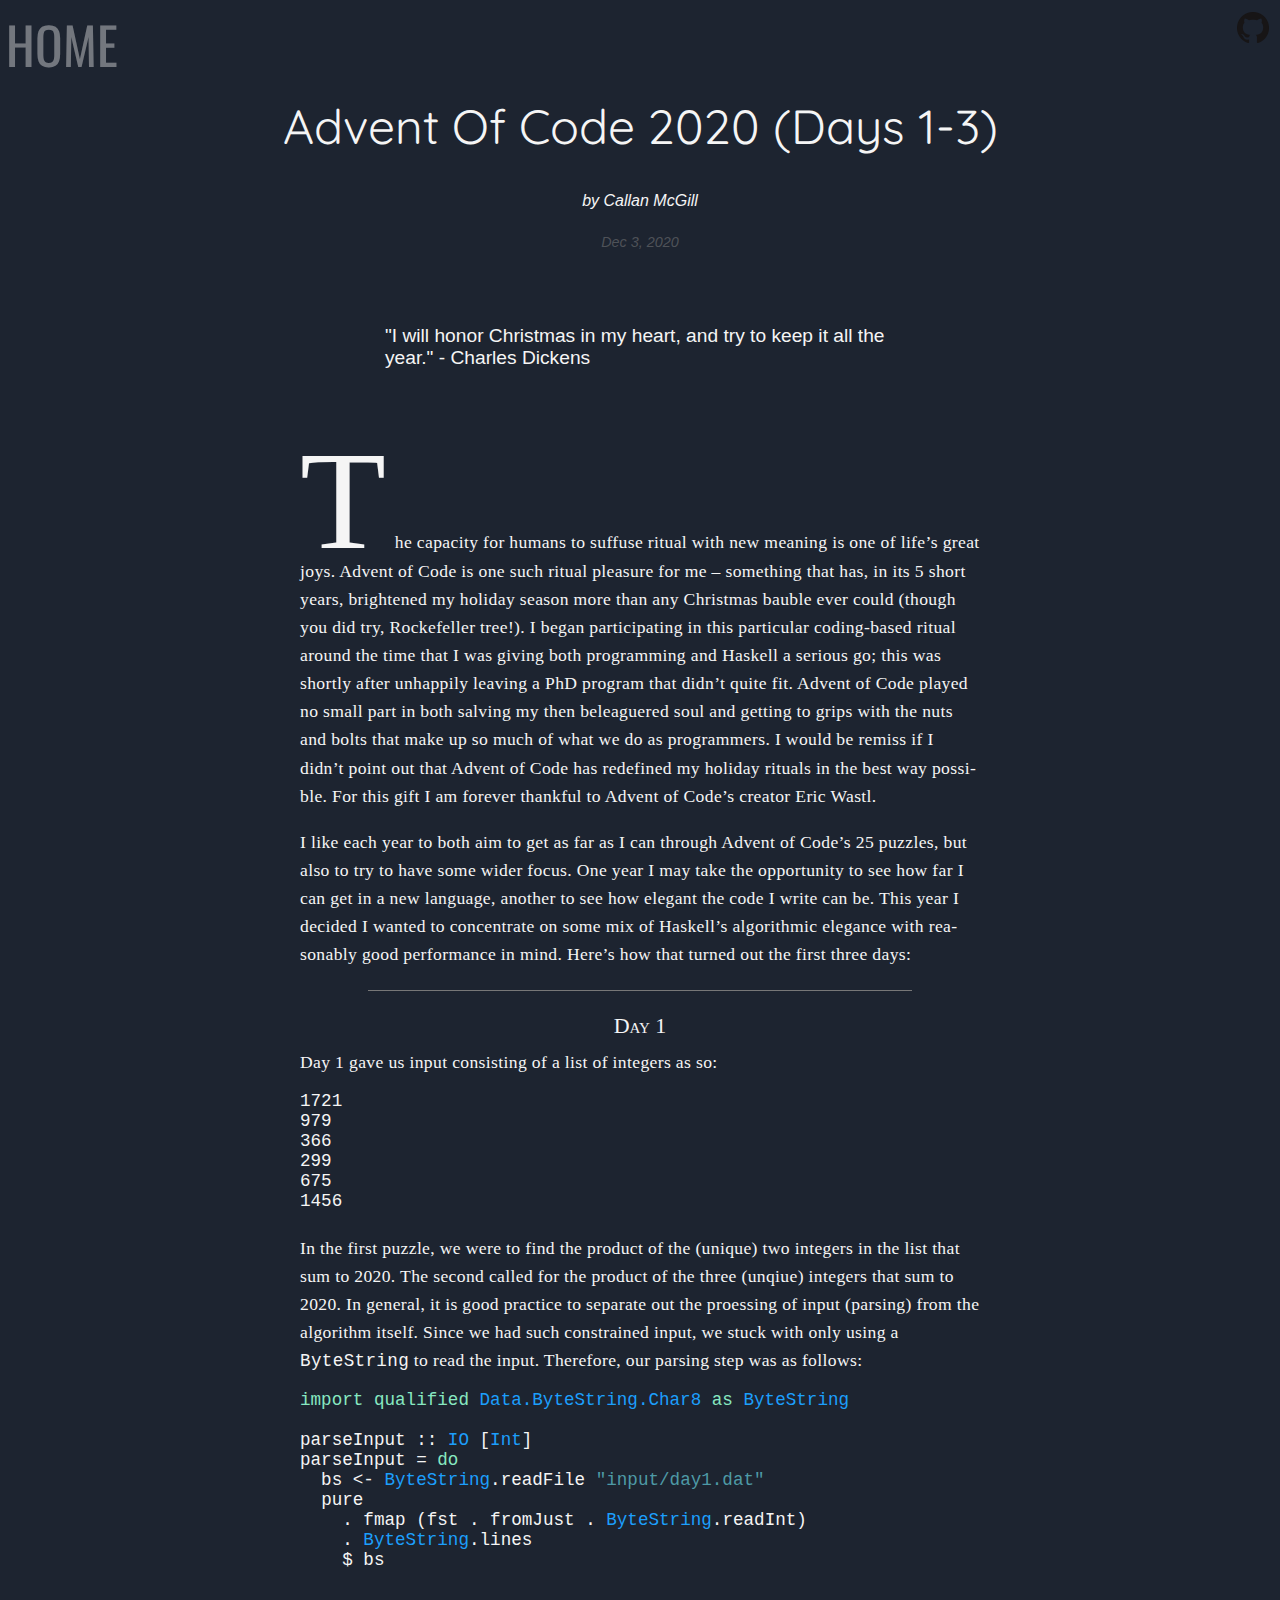
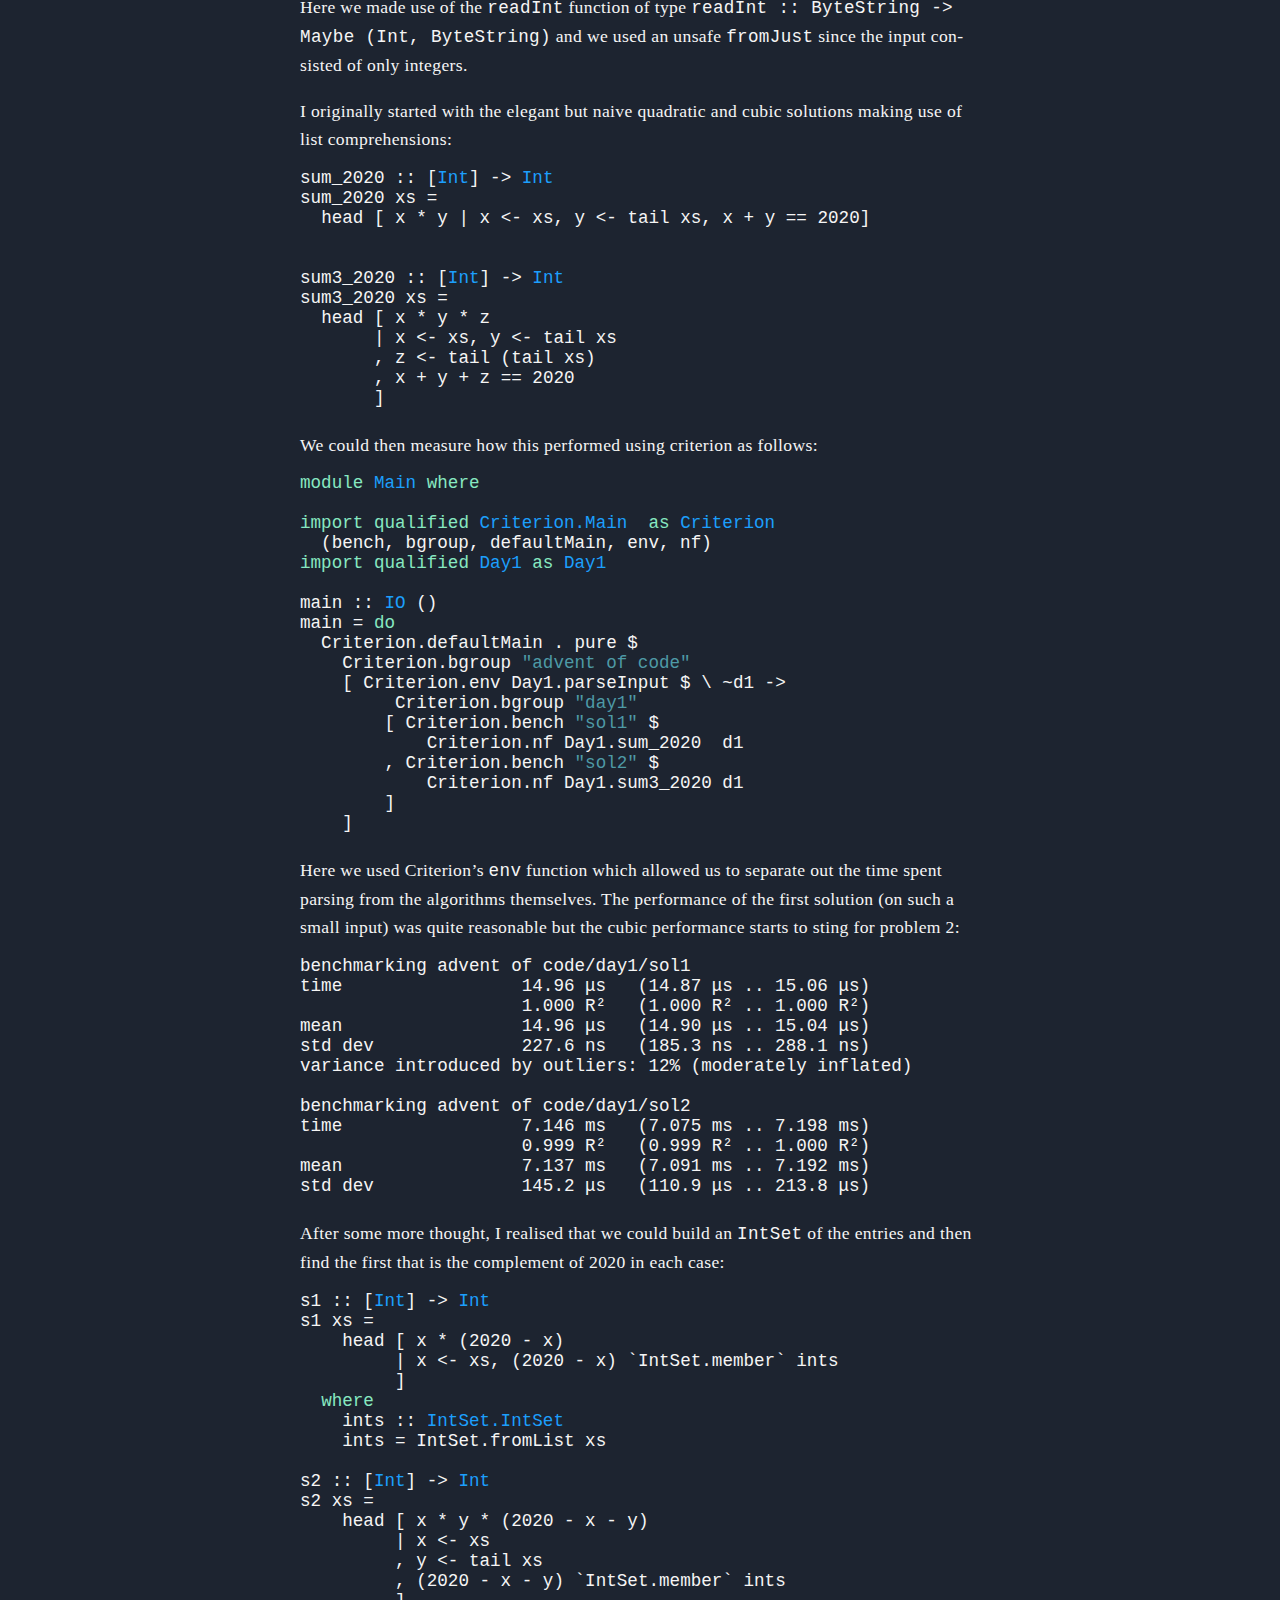
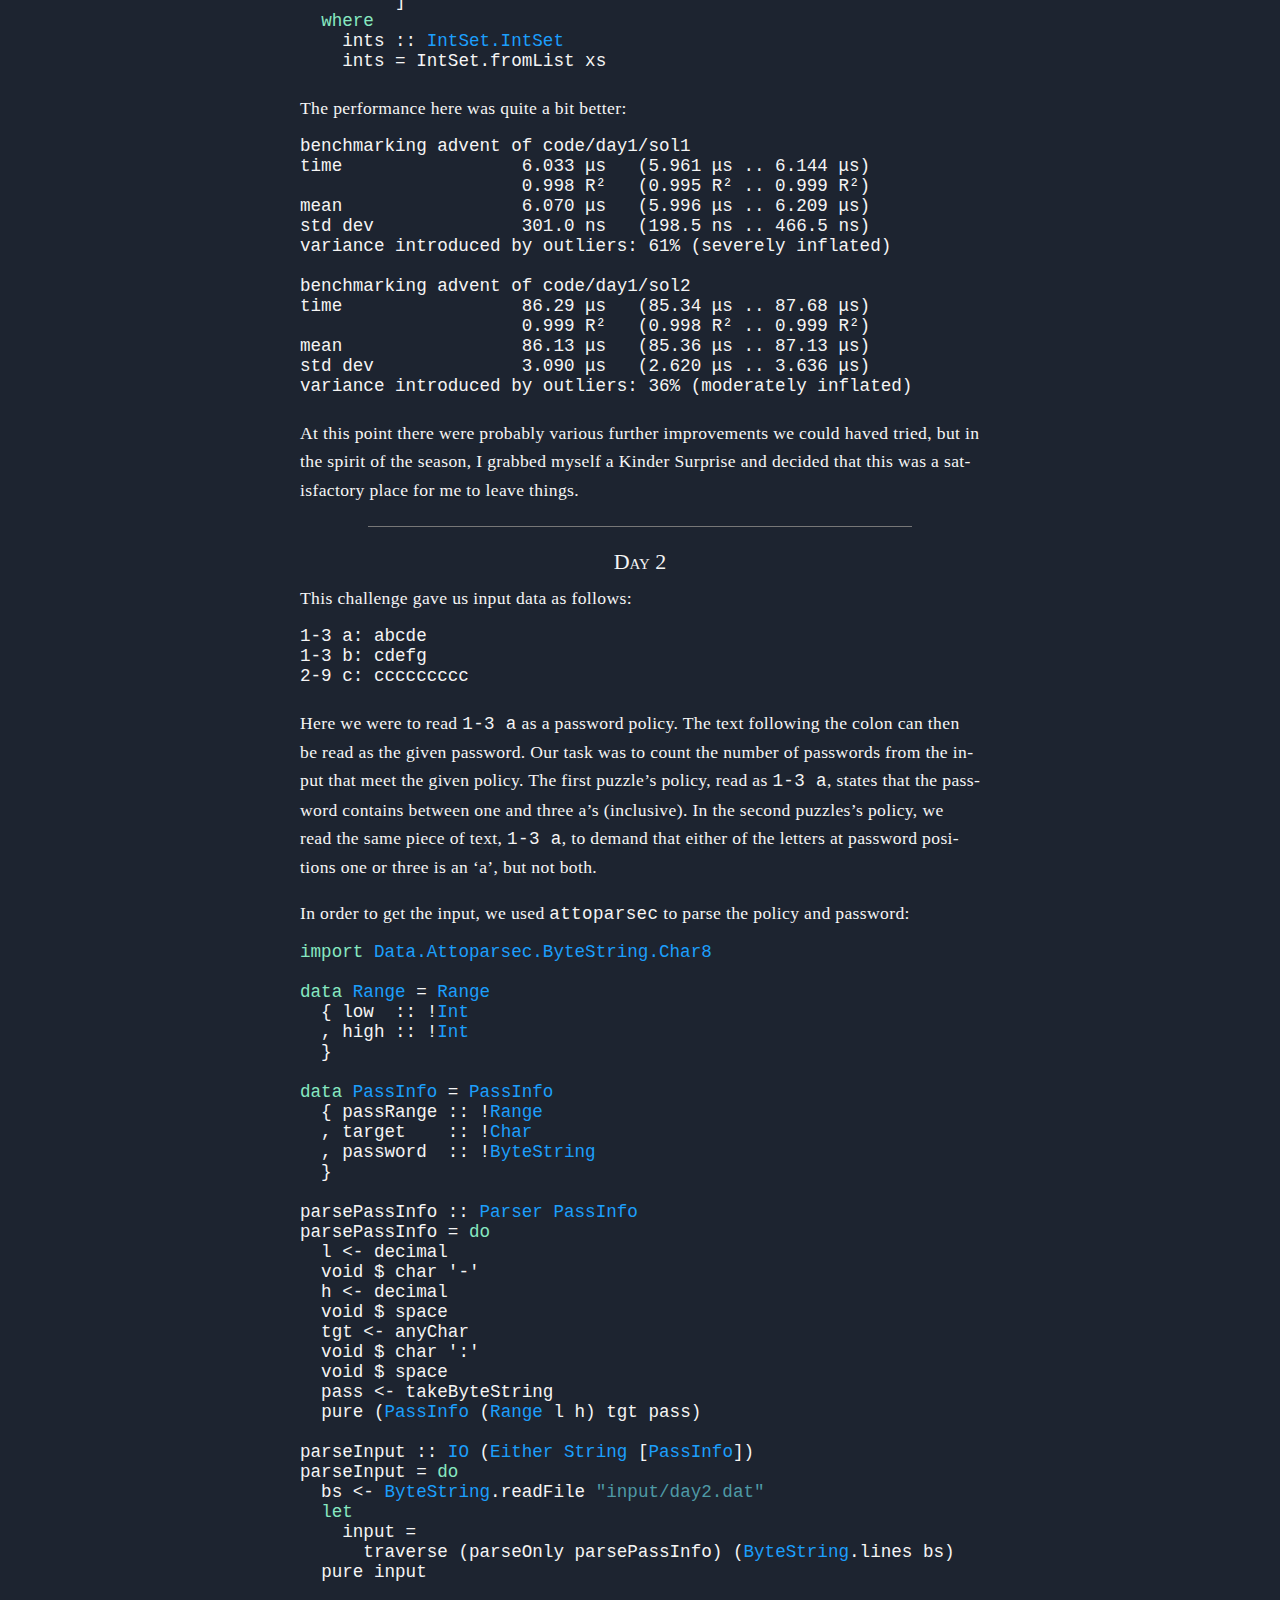
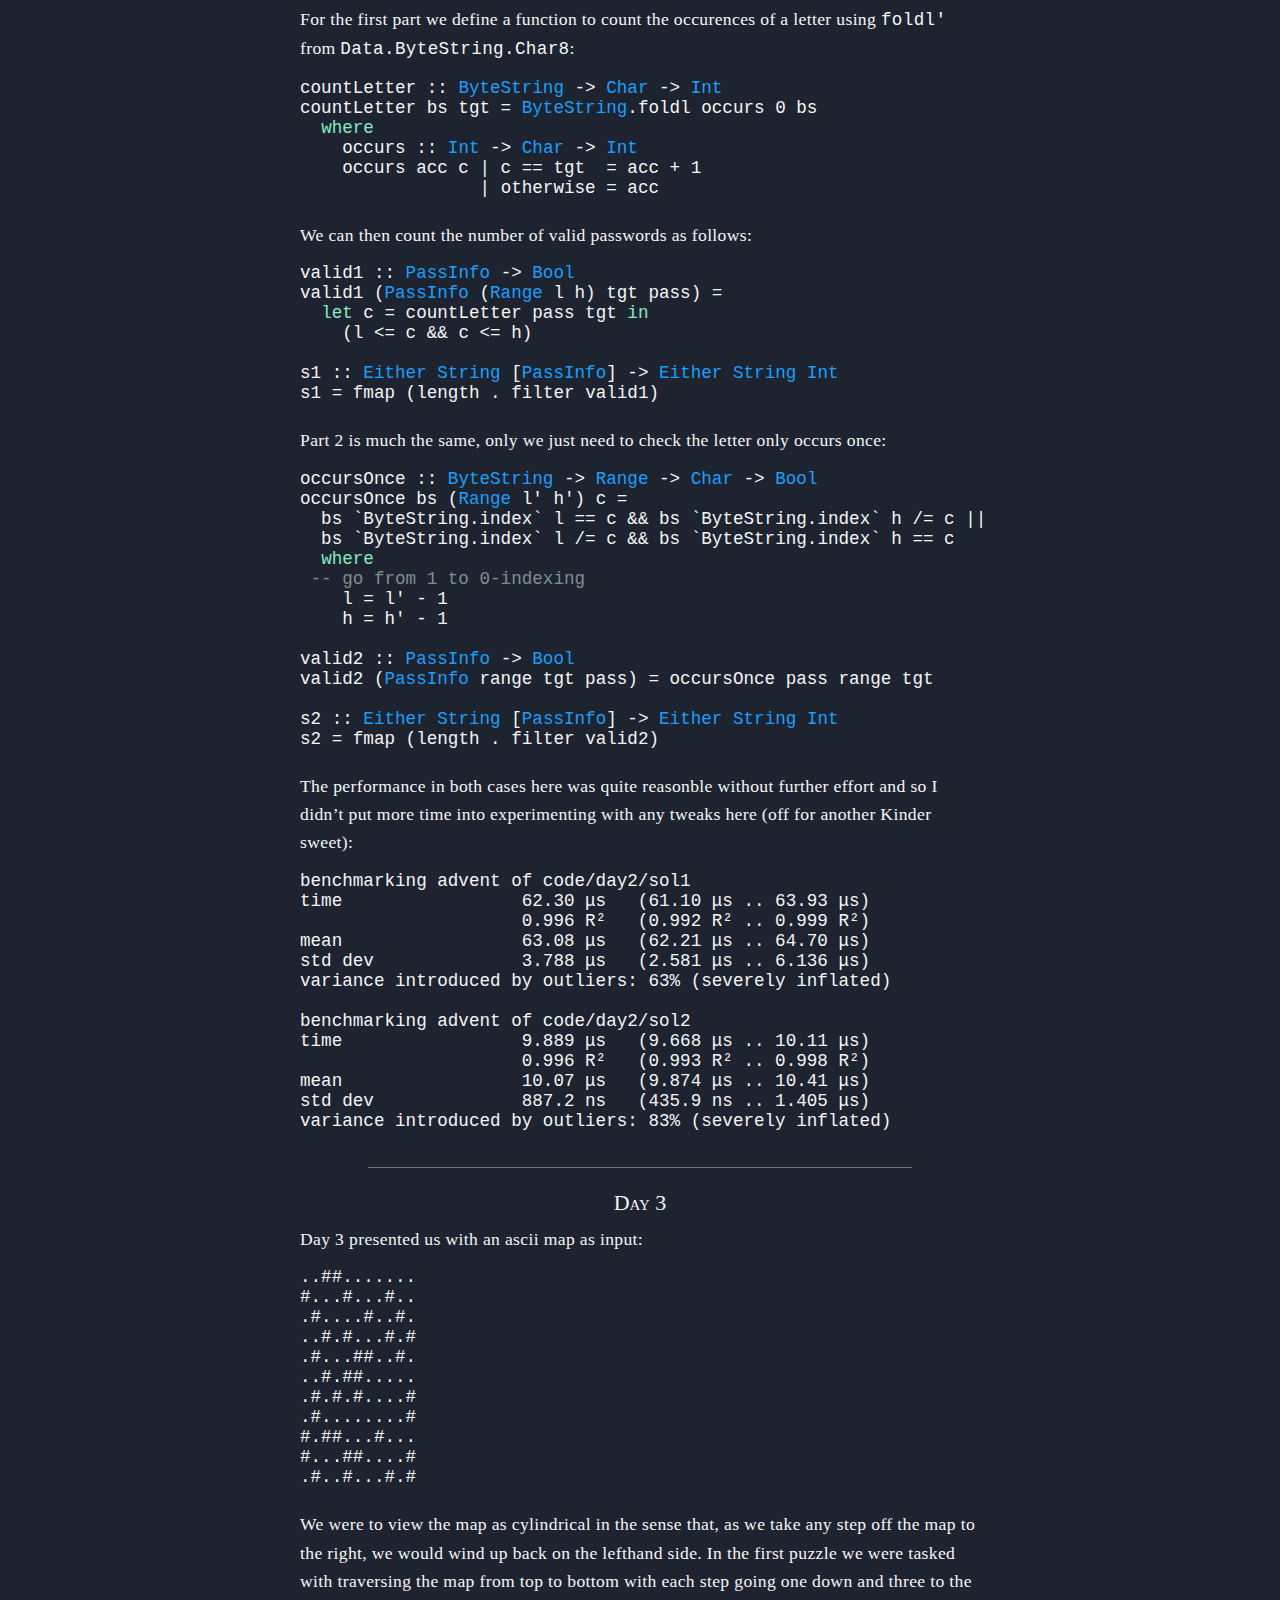
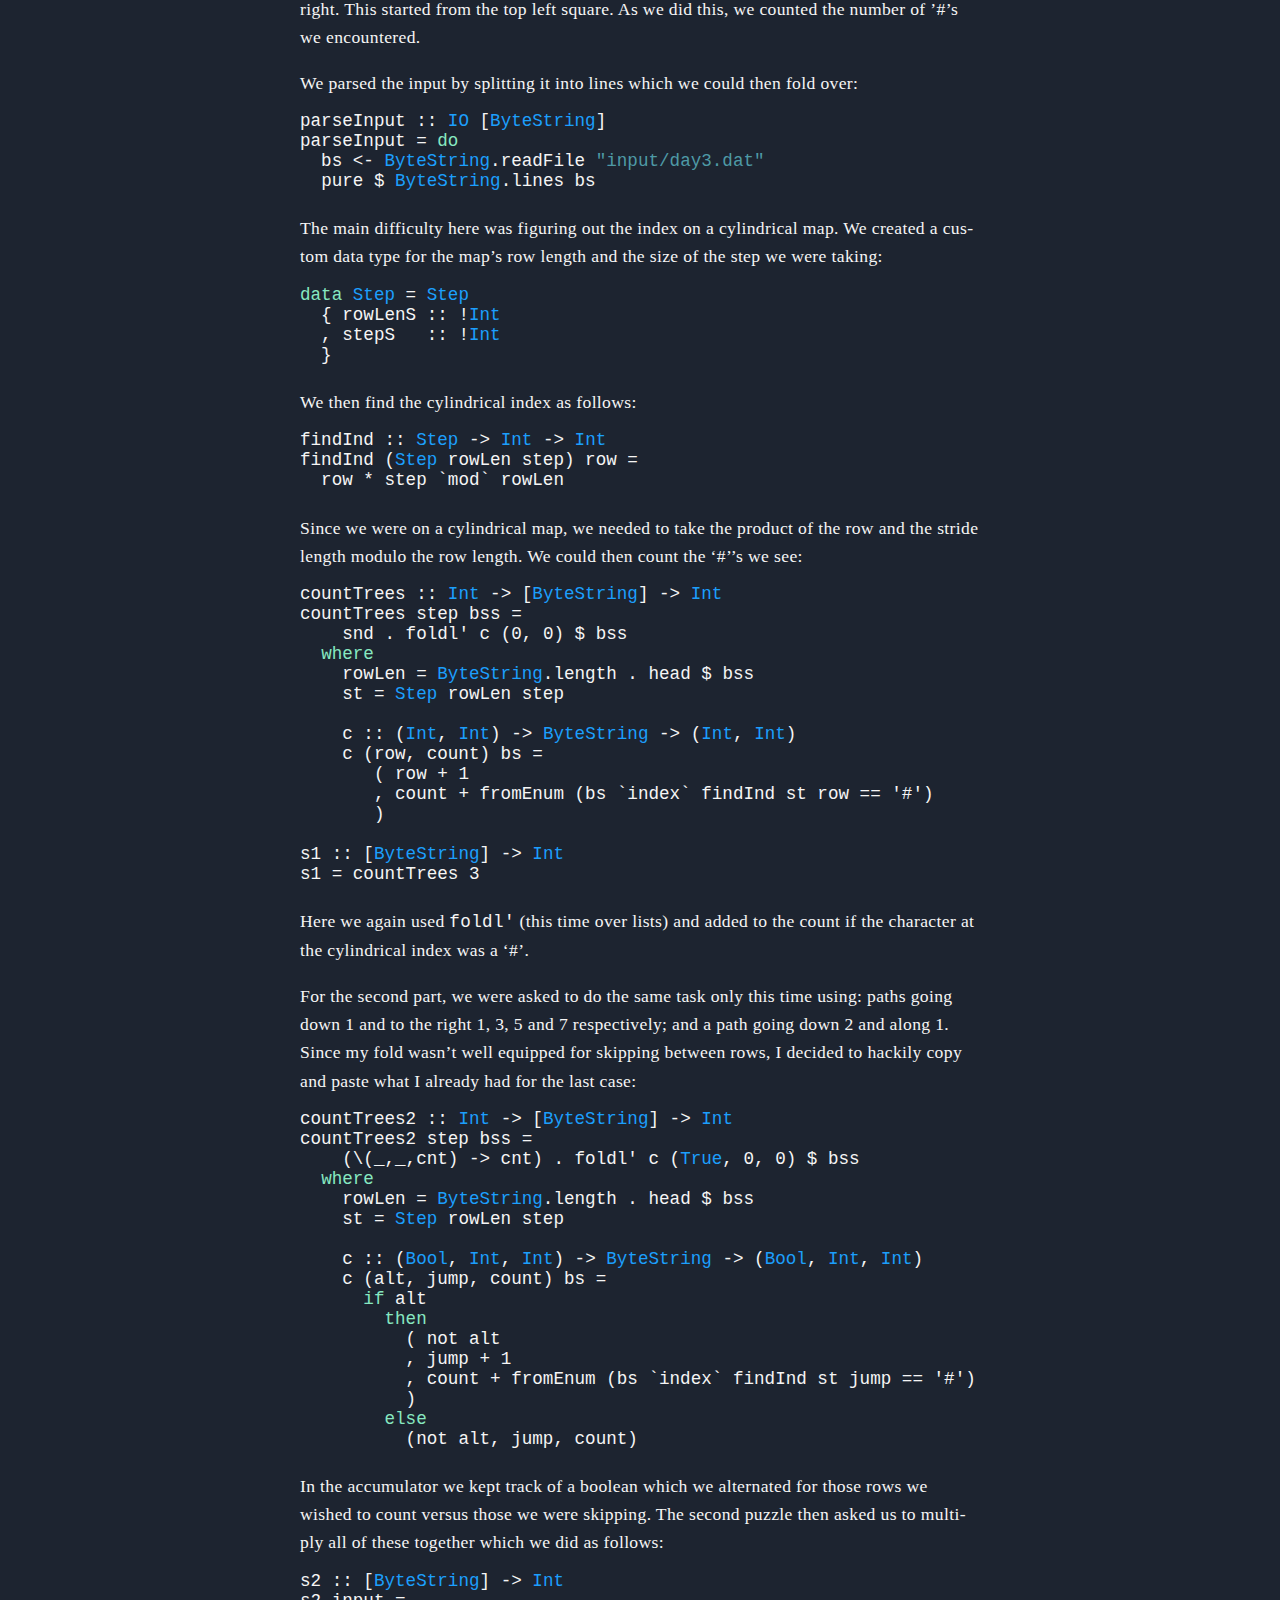
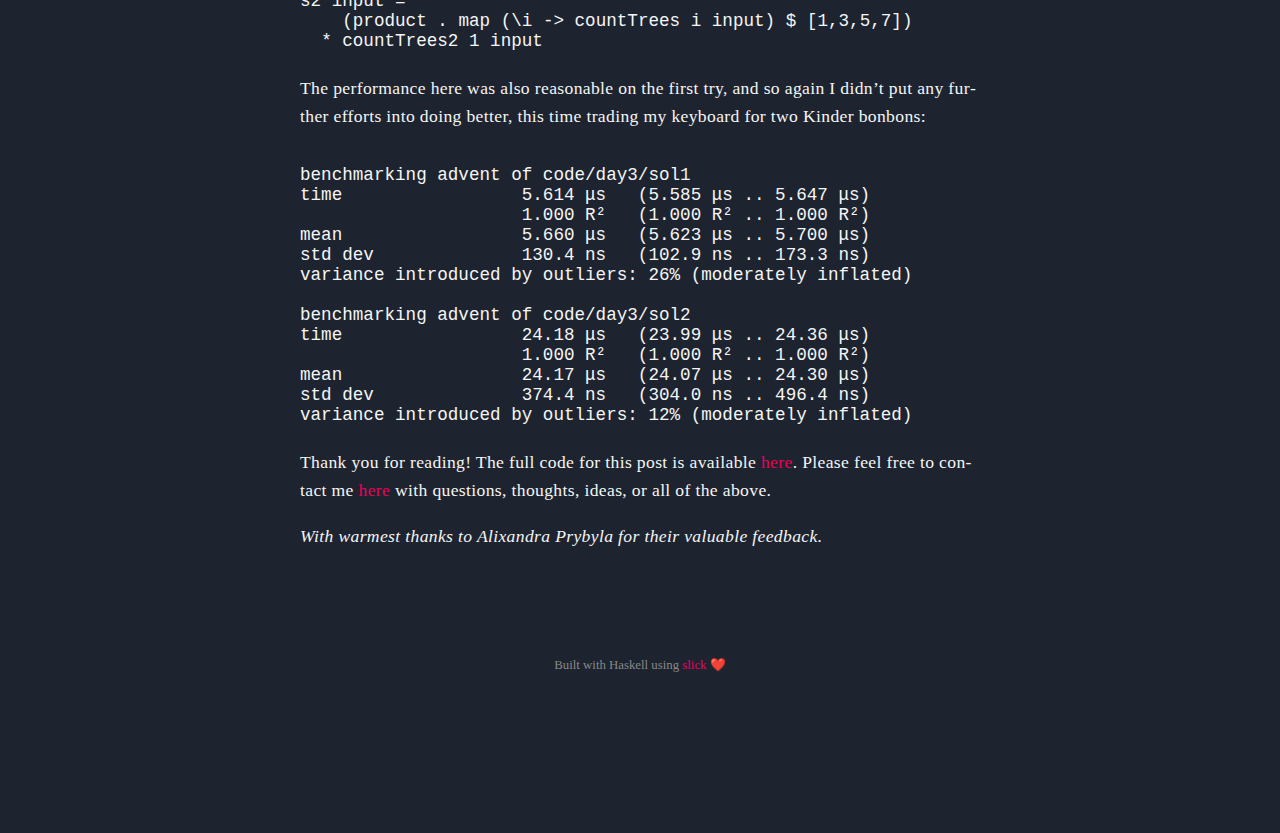
<file: posts/advent1.html>
<!DOCTYPE html>
<html lang="en">
<head profile="http://www.w3.org/2005/10/profile">
    <meta charset="UTF-8">
    <meta name="description" content="Callan McGill">
    <meta name="author" content="Callan McGill">
    <meta name=viewport content="width=device-width, initial-scale=1">
    <meta name="twitter:card" content="summary_large_image">
    <meta name="twitter:title" content="Advent of Code 2020 (Days 1-3)">
    <meta name="twitter:description" content="Haskell soltuions to Advent Of Code days 1 to 3.">
        <title>Advent of Code 2020 (Days 1-3)</title>
    <link rel="stylesheet" href="/css/style.css">
    <link rel="stylesheet" href="/css/syntax.css">
</head>
<body>
    <!DOCTYPE html>
    <header>
        <nav>
          
          <a id="beacon" href="/">
              <div id="home-text"> HOME </div>
          </a>
        </nav>
        <div class="right-sidebar">
            <a class="ext-link" href="https://github.com/boarders">
            <img src="/images/github-logo.png" alt="Github Profile"/>
        </a>

        <script type="text/javascript" async
                src="https://cdn.mathjax.org/mathjax/latest/MathJax.js?config=TeX-AMS-MML_HTMLorMML">
        </script>
    </header>

<div id="page">
    <div class="wrapper">
        <div class="masthead">
            <span class="title">
                Advent of Code 2020 (Days 1-3)
            </span>
            <br>
            <br>
            <span class="byline">by Callan McGill</span>
            <br>
            <span class="date">Dec 3, 2020</span>
            <br>
            <br>
            <div class="metadata"> </div>
            </div>
    </div>
    <span class="quote"> "I will honor Christmas in my heart, and try to keep it all the year."  - Charles Dickens</span>
    </div>
    <article class="post">
        <p>The capacity for humans to suffuse ritual with new meaning is one of
life’s great joys. Advent of Code is one such ritual pleasure for me –
something that has, in its 5 short years, brightened my holiday season
more than any Christmas bauble ever could (though you did try,
Rockefeller tree!). I began participating in this particular
coding-based ritual around the time that I was giving both programming
and Haskell a serious go; this was shortly after unhappily leaving a PhD
program that didn’t quite fit. Advent of Code played no small part in
both salving my then beleaguered soul and getting to grips with the nuts
and bolts that make up so much of what we do as programmers. I would be
remiss if I didn’t point out that Advent of Code has redefined my
holiday rituals in the best way possible. For this gift I am forever
thankful to Advent of Code’s creator Eric Wastl.</p>
<p>I like each year to both aim to get as far as I can through Advent of
Code’s 25 puzzles, but also to try to have some wider focus. One year I
may take the opportunity to see how far I can get in a new language,
another to see how elegant the code I write can be. This year I decided
I wanted to concentrate on some mix of Haskell’s algorithmic elegance
with reasonably good performance in mind. Here’s how that turned out the
first three days:</p>
<h2 id="day-1">Day 1</h2>
<p>Day 1 gave us input consisting of a list of integers as so:</p>
<pre class="terminal"><code>1721
979
366
299
675
1456</code></pre>
<p>In the first puzzle, we were to find the product of the (unique) two
integers in the list that sum to 2020. The second called for the product
of the three (unqiue) integers that sum to 2020. In general, it is good
practice to separate out the proessing of input (parsing) from the
algorithm itself. Since we had such constrained input, we stuck with
only using a <code>ByteString</code> to read the input. Therefore, our
parsing step was as follows:</p>
<div class="sourceCode" id="cb2"><pre
class="sourceCode haskell"><code class="sourceCode haskell"><span id="cb2-1"><a href="#cb2-1" aria-hidden="true" tabindex="-1"></a><span class="kw">import</span> <span class="kw">qualified</span> <span class="dt">Data.ByteString.Char8</span> <span class="kw">as</span> <span class="dt">ByteString</span></span>
<span id="cb2-2"><a href="#cb2-2" aria-hidden="true" tabindex="-1"></a></span>
<span id="cb2-3"><a href="#cb2-3" aria-hidden="true" tabindex="-1"></a><span class="ot">parseInput ::</span> <span class="dt">IO</span> [<span class="dt">Int</span>]</span>
<span id="cb2-4"><a href="#cb2-4" aria-hidden="true" tabindex="-1"></a>parseInput <span class="ot">=</span> <span class="kw">do</span></span>
<span id="cb2-5"><a href="#cb2-5" aria-hidden="true" tabindex="-1"></a>  bs <span class="ot">&lt;-</span> <span class="dt">ByteString</span><span class="op">.</span><span class="fu">readFile</span> <span class="st">&quot;input/day1.dat&quot;</span>  </span>
<span id="cb2-6"><a href="#cb2-6" aria-hidden="true" tabindex="-1"></a>  <span class="fu">pure</span> </span>
<span id="cb2-7"><a href="#cb2-7" aria-hidden="true" tabindex="-1"></a>    <span class="op">.</span> <span class="fu">fmap</span> (<span class="fu">fst</span> <span class="op">.</span> fromJust <span class="op">.</span> <span class="dt">ByteString</span><span class="op">.</span><span class="fu">readInt</span>) </span>
<span id="cb2-8"><a href="#cb2-8" aria-hidden="true" tabindex="-1"></a>    <span class="op">.</span> <span class="dt">ByteString</span><span class="op">.</span><span class="fu">lines</span> </span>
<span id="cb2-9"><a href="#cb2-9" aria-hidden="true" tabindex="-1"></a>    <span class="op">$</span> bs</span></code></pre></div>
<p>Here we made use of the <code>readInt</code> function of type
<code>readInt :: ByteString -&gt; Maybe (Int, ByteString)</code> and we
used an unsafe <code>fromJust</code> since the input consisted of only
integers.</p>
<p>I originally started with the elegant but naive quadratic and cubic
solutions making use of list comprehensions:</p>
<div class="sourceCode" id="cb3"><pre
class="sourceCode haskell"><code class="sourceCode haskell"><span id="cb3-1"><a href="#cb3-1" aria-hidden="true" tabindex="-1"></a><span class="ot">sum_2020 ::</span> [<span class="dt">Int</span>] <span class="ot">-&gt;</span> <span class="dt">Int</span></span>
<span id="cb3-2"><a href="#cb3-2" aria-hidden="true" tabindex="-1"></a>sum_2020 xs <span class="ot">=</span></span>
<span id="cb3-3"><a href="#cb3-3" aria-hidden="true" tabindex="-1"></a>  <span class="fu">head</span> [ x <span class="op">*</span> y <span class="op">|</span> x <span class="ot">&lt;-</span> xs, y <span class="ot">&lt;-</span> <span class="fu">tail</span> xs, x <span class="op">+</span> y <span class="op">==</span> <span class="dv">2020</span>]</span>
<span id="cb3-4"><a href="#cb3-4" aria-hidden="true" tabindex="-1"></a></span>
<span id="cb3-5"><a href="#cb3-5" aria-hidden="true" tabindex="-1"></a></span>
<span id="cb3-6"><a href="#cb3-6" aria-hidden="true" tabindex="-1"></a><span class="ot">sum3_2020 ::</span> [<span class="dt">Int</span>] <span class="ot">-&gt;</span> <span class="dt">Int</span></span>
<span id="cb3-7"><a href="#cb3-7" aria-hidden="true" tabindex="-1"></a>sum3_2020 xs <span class="ot">=</span></span>
<span id="cb3-8"><a href="#cb3-8" aria-hidden="true" tabindex="-1"></a>  <span class="fu">head</span> [ x <span class="op">*</span> y <span class="op">*</span> z </span>
<span id="cb3-9"><a href="#cb3-9" aria-hidden="true" tabindex="-1"></a>       <span class="op">|</span> x <span class="ot">&lt;-</span> xs, y <span class="ot">&lt;-</span> <span class="fu">tail</span> xs</span>
<span id="cb3-10"><a href="#cb3-10" aria-hidden="true" tabindex="-1"></a>       , z <span class="ot">&lt;-</span> <span class="fu">tail</span> (<span class="fu">tail</span> xs)</span>
<span id="cb3-11"><a href="#cb3-11" aria-hidden="true" tabindex="-1"></a>       , x <span class="op">+</span> y <span class="op">+</span> z <span class="op">==</span> <span class="dv">2020</span></span>
<span id="cb3-12"><a href="#cb3-12" aria-hidden="true" tabindex="-1"></a>       ]</span></code></pre></div>
<p>We could then measure how this performed using criterion as
follows:</p>
<div class="sourceCode" id="cb4"><pre
class="sourceCode haskell"><code class="sourceCode haskell"><span id="cb4-1"><a href="#cb4-1" aria-hidden="true" tabindex="-1"></a><span class="kw">module</span> <span class="dt">Main</span> <span class="kw">where</span></span>
<span id="cb4-2"><a href="#cb4-2" aria-hidden="true" tabindex="-1"></a></span>
<span id="cb4-3"><a href="#cb4-3" aria-hidden="true" tabindex="-1"></a><span class="kw">import</span> <span class="kw">qualified</span> <span class="dt">Criterion.Main</span>  <span class="kw">as</span> <span class="dt">Criterion</span></span>
<span id="cb4-4"><a href="#cb4-4" aria-hidden="true" tabindex="-1"></a>  (bench, bgroup, defaultMain, env, nf)</span>
<span id="cb4-5"><a href="#cb4-5" aria-hidden="true" tabindex="-1"></a><span class="kw">import</span> <span class="kw">qualified</span> <span class="dt">Day1</span> <span class="kw">as</span> <span class="dt">Day1</span></span>
<span id="cb4-6"><a href="#cb4-6" aria-hidden="true" tabindex="-1"></a></span>
<span id="cb4-7"><a href="#cb4-7" aria-hidden="true" tabindex="-1"></a><span class="ot">main ::</span> <span class="dt">IO</span> ()</span>
<span id="cb4-8"><a href="#cb4-8" aria-hidden="true" tabindex="-1"></a>main <span class="ot">=</span> <span class="kw">do</span></span>
<span id="cb4-9"><a href="#cb4-9" aria-hidden="true" tabindex="-1"></a>  Criterion.defaultMain <span class="op">.</span> <span class="fu">pure</span> <span class="op">$</span></span>
<span id="cb4-10"><a href="#cb4-10" aria-hidden="true" tabindex="-1"></a>    Criterion.bgroup <span class="st">&quot;advent of code&quot;</span></span>
<span id="cb4-11"><a href="#cb4-11" aria-hidden="true" tabindex="-1"></a>    [ Criterion.env Day1.parseInput <span class="op">$</span> \ <span class="op">~</span>d1 <span class="ot">-&gt;</span></span>
<span id="cb4-12"><a href="#cb4-12" aria-hidden="true" tabindex="-1"></a>         Criterion.bgroup <span class="st">&quot;day1&quot;</span></span>
<span id="cb4-13"><a href="#cb4-13" aria-hidden="true" tabindex="-1"></a>        [ Criterion.bench <span class="st">&quot;sol1&quot;</span> <span class="op">$</span> </span>
<span id="cb4-14"><a href="#cb4-14" aria-hidden="true" tabindex="-1"></a>            Criterion.nf Day1.sum_2020  d1</span>
<span id="cb4-15"><a href="#cb4-15" aria-hidden="true" tabindex="-1"></a>        , Criterion.bench <span class="st">&quot;sol2&quot;</span> <span class="op">$</span> </span>
<span id="cb4-16"><a href="#cb4-16" aria-hidden="true" tabindex="-1"></a>            Criterion.nf Day1.sum3_2020 d1</span>
<span id="cb4-17"><a href="#cb4-17" aria-hidden="true" tabindex="-1"></a>        ]</span>
<span id="cb4-18"><a href="#cb4-18" aria-hidden="true" tabindex="-1"></a>    ]</span></code></pre></div>
<p>Here we used Criterion’s <code>env</code> function which allowed us
to separate out the time spent parsing from the algorithms themselves.
The performance of the first solution (on such a small input) was quite
reasonable but the cubic performance starts to sting for problem 2:</p>
<pre class="terminal"><code>benchmarking advent of code/day1/sol1
time                 14.96 μs   (14.87 μs .. 15.06 μs)
                     1.000 R²   (1.000 R² .. 1.000 R²)
mean                 14.96 μs   (14.90 μs .. 15.04 μs)
std dev              227.6 ns   (185.3 ns .. 288.1 ns)
variance introduced by outliers: 12% (moderately inflated)

benchmarking advent of code/day1/sol2
time                 7.146 ms   (7.075 ms .. 7.198 ms)
                     0.999 R²   (0.999 R² .. 1.000 R²)
mean                 7.137 ms   (7.091 ms .. 7.192 ms)
std dev              145.2 μs   (110.9 μs .. 213.8 μs)</code></pre>
<p>After some more thought, I realised that we could build an
<code>IntSet</code> of the entries and then find the first that is the
complement of 2020 in each case:</p>
<div class="sourceCode" id="cb6"><pre
class="sourceCode haskell"><code class="sourceCode haskell"><span id="cb6-1"><a href="#cb6-1" aria-hidden="true" tabindex="-1"></a><span class="ot">s1 ::</span> [<span class="dt">Int</span>] <span class="ot">-&gt;</span> <span class="dt">Int</span></span>
<span id="cb6-2"><a href="#cb6-2" aria-hidden="true" tabindex="-1"></a>s1 xs <span class="ot">=</span> </span>
<span id="cb6-3"><a href="#cb6-3" aria-hidden="true" tabindex="-1"></a>    <span class="fu">head</span> [ x <span class="op">*</span> (<span class="dv">2020</span> <span class="op">-</span> x) </span>
<span id="cb6-4"><a href="#cb6-4" aria-hidden="true" tabindex="-1"></a>         <span class="op">|</span> x <span class="ot">&lt;-</span> xs, (<span class="dv">2020</span> <span class="op">-</span> x) <span class="ot">`IntSet.member`</span> ints</span>
<span id="cb6-5"><a href="#cb6-5" aria-hidden="true" tabindex="-1"></a>         ]</span>
<span id="cb6-6"><a href="#cb6-6" aria-hidden="true" tabindex="-1"></a>  <span class="kw">where</span></span>
<span id="cb6-7"><a href="#cb6-7" aria-hidden="true" tabindex="-1"></a><span class="ot">    ints ::</span> <span class="dt">IntSet.IntSet</span></span>
<span id="cb6-8"><a href="#cb6-8" aria-hidden="true" tabindex="-1"></a>    ints <span class="ot">=</span> IntSet.fromList xs</span>
<span id="cb6-9"><a href="#cb6-9" aria-hidden="true" tabindex="-1"></a></span>
<span id="cb6-10"><a href="#cb6-10" aria-hidden="true" tabindex="-1"></a><span class="ot">s2 ::</span> [<span class="dt">Int</span>] <span class="ot">-&gt;</span> <span class="dt">Int</span></span>
<span id="cb6-11"><a href="#cb6-11" aria-hidden="true" tabindex="-1"></a>s2 xs <span class="ot">=</span> </span>
<span id="cb6-12"><a href="#cb6-12" aria-hidden="true" tabindex="-1"></a>    <span class="fu">head</span> [ x <span class="op">*</span> y <span class="op">*</span> (<span class="dv">2020</span> <span class="op">-</span> x <span class="op">-</span> y) </span>
<span id="cb6-13"><a href="#cb6-13" aria-hidden="true" tabindex="-1"></a>         <span class="op">|</span> x <span class="ot">&lt;-</span> xs</span>
<span id="cb6-14"><a href="#cb6-14" aria-hidden="true" tabindex="-1"></a>         , y <span class="ot">&lt;-</span> <span class="fu">tail</span> xs</span>
<span id="cb6-15"><a href="#cb6-15" aria-hidden="true" tabindex="-1"></a>         , (<span class="dv">2020</span> <span class="op">-</span> x <span class="op">-</span> y) <span class="ot">`IntSet.member`</span> ints</span>
<span id="cb6-16"><a href="#cb6-16" aria-hidden="true" tabindex="-1"></a>         ]</span>
<span id="cb6-17"><a href="#cb6-17" aria-hidden="true" tabindex="-1"></a>  <span class="kw">where</span></span>
<span id="cb6-18"><a href="#cb6-18" aria-hidden="true" tabindex="-1"></a><span class="ot">    ints ::</span> <span class="dt">IntSet.IntSet</span></span>
<span id="cb6-19"><a href="#cb6-19" aria-hidden="true" tabindex="-1"></a>    ints <span class="ot">=</span> IntSet.fromList xs</span></code></pre></div>
<p>The performance here was quite a bit better:</p>
<pre class="terminal"><code>benchmarking advent of code/day1/sol1
time                 6.033 μs   (5.961 μs .. 6.144 μs)
                     0.998 R²   (0.995 R² .. 0.999 R²)
mean                 6.070 μs   (5.996 μs .. 6.209 μs)
std dev              301.0 ns   (198.5 ns .. 466.5 ns)
variance introduced by outliers: 61% (severely inflated)

benchmarking advent of code/day1/sol2
time                 86.29 μs   (85.34 μs .. 87.68 μs)
                     0.999 R²   (0.998 R² .. 0.999 R²)
mean                 86.13 μs   (85.36 μs .. 87.13 μs)
std dev              3.090 μs   (2.620 μs .. 3.636 μs)
variance introduced by outliers: 36% (moderately inflated)</code></pre>
<p>At this point there were probably various further improvements we
could haved tried, but in the spirit of the season, I grabbed myself a
Kinder Surprise and decided that this was a satisfactory place for me to
leave things.</p>
<h2 id="day-2">Day 2</h2>
<p>This challenge gave us input data as follows:</p>
<pre class="terminal"><code>1-3 a: abcde
1-3 b: cdefg
2-9 c: ccccccccc</code></pre>
<p>Here we were to read <code>1-3 a</code> as a password policy. The
text following the colon can then be read as the given password. Our
task was to count the number of passwords from the input that meet the
given policy. The first puzzle’s policy, read as <code>1-3 a</code>,
states that the password contains between one and three a’s (inclusive).
In the second puzzles’s policy, we read the same piece of text,
<code>1-3 a</code>, to demand that either of the letters at password
positions one or three is an ‘a’, but not both.</p>
<p>In order to get the input, we used <code>attoparsec</code> to parse
the policy and password:</p>
<div class="sourceCode" id="cb9"><pre
class="sourceCode haskell"><code class="sourceCode haskell"><span id="cb9-1"><a href="#cb9-1" aria-hidden="true" tabindex="-1"></a><span class="kw">import</span> <span class="dt">Data.Attoparsec.ByteString.Char8</span></span>
<span id="cb9-2"><a href="#cb9-2" aria-hidden="true" tabindex="-1"></a></span>
<span id="cb9-3"><a href="#cb9-3" aria-hidden="true" tabindex="-1"></a><span class="kw">data</span> <span class="dt">Range</span> <span class="ot">=</span> <span class="dt">Range</span></span>
<span id="cb9-4"><a href="#cb9-4" aria-hidden="true" tabindex="-1"></a>  {<span class="ot"> low  ::</span> <span class="op">!</span><span class="dt">Int</span></span>
<span id="cb9-5"><a href="#cb9-5" aria-hidden="true" tabindex="-1"></a>  ,<span class="ot"> high ::</span> <span class="op">!</span><span class="dt">Int</span></span>
<span id="cb9-6"><a href="#cb9-6" aria-hidden="true" tabindex="-1"></a>  }</span>
<span id="cb9-7"><a href="#cb9-7" aria-hidden="true" tabindex="-1"></a></span>
<span id="cb9-8"><a href="#cb9-8" aria-hidden="true" tabindex="-1"></a><span class="kw">data</span> <span class="dt">PassInfo</span> <span class="ot">=</span> <span class="dt">PassInfo</span></span>
<span id="cb9-9"><a href="#cb9-9" aria-hidden="true" tabindex="-1"></a>  {<span class="ot"> passRange ::</span> <span class="op">!</span><span class="dt">Range</span></span>
<span id="cb9-10"><a href="#cb9-10" aria-hidden="true" tabindex="-1"></a>  ,<span class="ot"> target    ::</span> <span class="op">!</span><span class="dt">Char</span></span>
<span id="cb9-11"><a href="#cb9-11" aria-hidden="true" tabindex="-1"></a>  ,<span class="ot"> password  ::</span> <span class="op">!</span><span class="dt">ByteString</span></span>
<span id="cb9-12"><a href="#cb9-12" aria-hidden="true" tabindex="-1"></a>  }</span>
<span id="cb9-13"><a href="#cb9-13" aria-hidden="true" tabindex="-1"></a></span>
<span id="cb9-14"><a href="#cb9-14" aria-hidden="true" tabindex="-1"></a><span class="ot">parsePassInfo ::</span> <span class="dt">Parser</span> <span class="dt">PassInfo</span></span>
<span id="cb9-15"><a href="#cb9-15" aria-hidden="true" tabindex="-1"></a>parsePassInfo <span class="ot">=</span> <span class="kw">do</span></span>
<span id="cb9-16"><a href="#cb9-16" aria-hidden="true" tabindex="-1"></a>  l <span class="ot">&lt;-</span> decimal</span>
<span id="cb9-17"><a href="#cb9-17" aria-hidden="true" tabindex="-1"></a>  void <span class="op">$</span> char <span class="ch">&#39;-&#39;</span></span>
<span id="cb9-18"><a href="#cb9-18" aria-hidden="true" tabindex="-1"></a>  h <span class="ot">&lt;-</span> decimal</span>
<span id="cb9-19"><a href="#cb9-19" aria-hidden="true" tabindex="-1"></a>  void <span class="op">$</span> space</span>
<span id="cb9-20"><a href="#cb9-20" aria-hidden="true" tabindex="-1"></a>  tgt <span class="ot">&lt;-</span> anyChar</span>
<span id="cb9-21"><a href="#cb9-21" aria-hidden="true" tabindex="-1"></a>  void <span class="op">$</span> char <span class="ch">&#39;:&#39;</span></span>
<span id="cb9-22"><a href="#cb9-22" aria-hidden="true" tabindex="-1"></a>  void <span class="op">$</span> space</span>
<span id="cb9-23"><a href="#cb9-23" aria-hidden="true" tabindex="-1"></a>  pass <span class="ot">&lt;-</span> takeByteString</span>
<span id="cb9-24"><a href="#cb9-24" aria-hidden="true" tabindex="-1"></a>  <span class="fu">pure</span> (<span class="dt">PassInfo</span> (<span class="dt">Range</span> l h) tgt pass)</span>
<span id="cb9-25"><a href="#cb9-25" aria-hidden="true" tabindex="-1"></a></span>
<span id="cb9-26"><a href="#cb9-26" aria-hidden="true" tabindex="-1"></a><span class="ot">parseInput ::</span> <span class="dt">IO</span> (<span class="dt">Either</span> <span class="dt">String</span> [<span class="dt">PassInfo</span>])</span>
<span id="cb9-27"><a href="#cb9-27" aria-hidden="true" tabindex="-1"></a>parseInput <span class="ot">=</span> <span class="kw">do</span></span>
<span id="cb9-28"><a href="#cb9-28" aria-hidden="true" tabindex="-1"></a>  bs <span class="ot">&lt;-</span> <span class="dt">ByteString</span><span class="op">.</span><span class="fu">readFile</span> <span class="st">&quot;input/day2.dat&quot;</span></span>
<span id="cb9-29"><a href="#cb9-29" aria-hidden="true" tabindex="-1"></a>  <span class="kw">let</span></span>
<span id="cb9-30"><a href="#cb9-30" aria-hidden="true" tabindex="-1"></a>    input <span class="ot">=</span> </span>
<span id="cb9-31"><a href="#cb9-31" aria-hidden="true" tabindex="-1"></a>      <span class="fu">traverse</span> (parseOnly parsePassInfo) (<span class="dt">ByteString</span><span class="op">.</span><span class="fu">lines</span> bs)</span>
<span id="cb9-32"><a href="#cb9-32" aria-hidden="true" tabindex="-1"></a>  <span class="fu">pure</span> input</span></code></pre></div>
<p>For the first part we define a function to count the occurences of a
letter using <code>foldl'</code> from
<code>Data.ByteString.Char8</code>:</p>
<div class="sourceCode" id="cb10"><pre
class="sourceCode haskell"><code class="sourceCode haskell"><span id="cb10-1"><a href="#cb10-1" aria-hidden="true" tabindex="-1"></a><span class="ot">countLetter ::</span> <span class="dt">ByteString</span> <span class="ot">-&gt;</span> <span class="dt">Char</span> <span class="ot">-&gt;</span> <span class="dt">Int</span></span>
<span id="cb10-2"><a href="#cb10-2" aria-hidden="true" tabindex="-1"></a>countLetter bs tgt <span class="ot">=</span> <span class="dt">ByteString</span><span class="op">.</span><span class="fu">foldl</span> occurs <span class="dv">0</span> bs</span>
<span id="cb10-3"><a href="#cb10-3" aria-hidden="true" tabindex="-1"></a>  <span class="kw">where</span></span>
<span id="cb10-4"><a href="#cb10-4" aria-hidden="true" tabindex="-1"></a><span class="ot">    occurs ::</span> <span class="dt">Int</span> <span class="ot">-&gt;</span> <span class="dt">Char</span> <span class="ot">-&gt;</span> <span class="dt">Int</span></span>
<span id="cb10-5"><a href="#cb10-5" aria-hidden="true" tabindex="-1"></a>    occurs acc c <span class="op">|</span> c <span class="op">==</span> tgt  <span class="ot">=</span> acc <span class="op">+</span> <span class="dv">1</span></span>
<span id="cb10-6"><a href="#cb10-6" aria-hidden="true" tabindex="-1"></a>                 <span class="op">|</span> <span class="fu">otherwise</span> <span class="ot">=</span> acc</span></code></pre></div>
<p>We can then count the number of valid passwords as follows:</p>
<div class="sourceCode" id="cb11"><pre
class="sourceCode haskell"><code class="sourceCode haskell"><span id="cb11-1"><a href="#cb11-1" aria-hidden="true" tabindex="-1"></a><span class="ot">valid1 ::</span> <span class="dt">PassInfo</span> <span class="ot">-&gt;</span> <span class="dt">Bool</span></span>
<span id="cb11-2"><a href="#cb11-2" aria-hidden="true" tabindex="-1"></a>valid1 (<span class="dt">PassInfo</span> (<span class="dt">Range</span> l h) tgt pass) <span class="ot">=</span></span>
<span id="cb11-3"><a href="#cb11-3" aria-hidden="true" tabindex="-1"></a>  <span class="kw">let</span> c <span class="ot">=</span> countLetter pass tgt <span class="kw">in</span></span>
<span id="cb11-4"><a href="#cb11-4" aria-hidden="true" tabindex="-1"></a>    (l <span class="op">&lt;=</span> c <span class="op">&amp;&amp;</span> c <span class="op">&lt;=</span> h)</span>
<span id="cb11-5"><a href="#cb11-5" aria-hidden="true" tabindex="-1"></a></span>
<span id="cb11-6"><a href="#cb11-6" aria-hidden="true" tabindex="-1"></a><span class="ot">s1 ::</span> <span class="dt">Either</span> <span class="dt">String</span> [<span class="dt">PassInfo</span>] <span class="ot">-&gt;</span> <span class="dt">Either</span> <span class="dt">String</span> <span class="dt">Int</span></span>
<span id="cb11-7"><a href="#cb11-7" aria-hidden="true" tabindex="-1"></a>s1 <span class="ot">=</span> <span class="fu">fmap</span> (<span class="fu">length</span> <span class="op">.</span> <span class="fu">filter</span> valid1)</span></code></pre></div>
<p>Part 2 is much the same, only we just need to check the letter only
occurs once:</p>
<div class="sourceCode" id="cb12"><pre
class="sourceCode haskell"><code class="sourceCode haskell"><span id="cb12-1"><a href="#cb12-1" aria-hidden="true" tabindex="-1"></a><span class="ot">occursOnce ::</span> <span class="dt">ByteString</span> <span class="ot">-&gt;</span> <span class="dt">Range</span> <span class="ot">-&gt;</span> <span class="dt">Char</span> <span class="ot">-&gt;</span> <span class="dt">Bool</span></span>
<span id="cb12-2"><a href="#cb12-2" aria-hidden="true" tabindex="-1"></a>occursOnce bs (<span class="dt">Range</span> l&#39; h&#39;) c <span class="ot">=</span></span>
<span id="cb12-3"><a href="#cb12-3" aria-hidden="true" tabindex="-1"></a>  bs <span class="ot">`ByteString.index`</span> l <span class="op">==</span> c <span class="op">&amp;&amp;</span> bs <span class="ot">`ByteString.index`</span> h <span class="op">/=</span> c <span class="op">||</span></span>
<span id="cb12-4"><a href="#cb12-4" aria-hidden="true" tabindex="-1"></a>  bs <span class="ot">`ByteString.index`</span> l <span class="op">/=</span> c <span class="op">&amp;&amp;</span> bs <span class="ot">`ByteString.index`</span> h <span class="op">==</span> c</span>
<span id="cb12-5"><a href="#cb12-5" aria-hidden="true" tabindex="-1"></a>  <span class="kw">where</span></span>
<span id="cb12-6"><a href="#cb12-6" aria-hidden="true" tabindex="-1"></a> <span class="co">-- go from 1 to 0-indexing </span></span>
<span id="cb12-7"><a href="#cb12-7" aria-hidden="true" tabindex="-1"></a>    l <span class="ot">=</span> l&#39; <span class="op">-</span> <span class="dv">1</span></span>
<span id="cb12-8"><a href="#cb12-8" aria-hidden="true" tabindex="-1"></a>    h <span class="ot">=</span> h&#39; <span class="op">-</span> <span class="dv">1</span></span>
<span id="cb12-9"><a href="#cb12-9" aria-hidden="true" tabindex="-1"></a></span>
<span id="cb12-10"><a href="#cb12-10" aria-hidden="true" tabindex="-1"></a><span class="ot">valid2 ::</span> <span class="dt">PassInfo</span> <span class="ot">-&gt;</span> <span class="dt">Bool</span></span>
<span id="cb12-11"><a href="#cb12-11" aria-hidden="true" tabindex="-1"></a>valid2 (<span class="dt">PassInfo</span> <span class="fu">range</span> tgt pass) <span class="ot">=</span> occursOnce pass <span class="fu">range</span> tgt</span>
<span id="cb12-12"><a href="#cb12-12" aria-hidden="true" tabindex="-1"></a></span>
<span id="cb12-13"><a href="#cb12-13" aria-hidden="true" tabindex="-1"></a><span class="ot">s2 ::</span> <span class="dt">Either</span> <span class="dt">String</span> [<span class="dt">PassInfo</span>] <span class="ot">-&gt;</span> <span class="dt">Either</span> <span class="dt">String</span> <span class="dt">Int</span></span>
<span id="cb12-14"><a href="#cb12-14" aria-hidden="true" tabindex="-1"></a>s2 <span class="ot">=</span> <span class="fu">fmap</span> (<span class="fu">length</span> <span class="op">.</span> <span class="fu">filter</span> valid2)</span></code></pre></div>
<p>The performance in both cases here was quite reasonble without
further effort and so I didn’t put more time into experimenting with any
tweaks here (off for another Kinder sweet):</p>
<pre class="terminal"><code>benchmarking advent of code/day2/sol1
time                 62.30 μs   (61.10 μs .. 63.93 μs)
                     0.996 R²   (0.992 R² .. 0.999 R²)
mean                 63.08 μs   (62.21 μs .. 64.70 μs)
std dev              3.788 μs   (2.581 μs .. 6.136 μs)
variance introduced by outliers: 63% (severely inflated)

benchmarking advent of code/day2/sol2
time                 9.889 μs   (9.668 μs .. 10.11 μs)
                     0.996 R²   (0.993 R² .. 0.998 R²)
mean                 10.07 μs   (9.874 μs .. 10.41 μs)
std dev              887.2 ns   (435.9 ns .. 1.405 μs)
variance introduced by outliers: 83% (severely inflated)</code></pre>
<h2 id="day-3">Day 3</h2>
<p>Day 3 presented us with an ascii map as input:</p>
<pre class="terminal"><code>..##.......
#...#...#..
.#....#..#.
..#.#...#.#
.#...##..#.
..#.##.....
.#.#.#....#
.#........#
#.##...#...
#...##....#
.#..#...#.#</code></pre>
<p>We were to view the map as cylindrical in the sense that, as we take
any step off the map to the right, we would wind up back on the lefthand
side. In the first puzzle we were tasked with traversing the map from
top to bottom with each step going one down and three to the right. This
started from the top left square. As we did this, we counted the number
of ’#’s we encountered.</p>
<p>We parsed the input by splitting it into lines which we could then
fold over:</p>
<div class="sourceCode" id="cb15"><pre
class="sourceCode haskell"><code class="sourceCode haskell"><span id="cb15-1"><a href="#cb15-1" aria-hidden="true" tabindex="-1"></a><span class="ot">parseInput ::</span> <span class="dt">IO</span> [<span class="dt">ByteString</span>]</span>
<span id="cb15-2"><a href="#cb15-2" aria-hidden="true" tabindex="-1"></a>parseInput <span class="ot">=</span> <span class="kw">do</span></span>
<span id="cb15-3"><a href="#cb15-3" aria-hidden="true" tabindex="-1"></a>  bs <span class="ot">&lt;-</span> <span class="dt">ByteString</span><span class="op">.</span><span class="fu">readFile</span> <span class="st">&quot;input/day3.dat&quot;</span></span>
<span id="cb15-4"><a href="#cb15-4" aria-hidden="true" tabindex="-1"></a>  <span class="fu">pure</span> <span class="op">$</span> <span class="dt">ByteString</span><span class="op">.</span><span class="fu">lines</span> bs</span></code></pre></div>
<p>The main difficulty here was figuring out the index on a cylindrical
map. We created a custom data type for the map’s row length and the size
of the step we were taking:</p>
<div class="sourceCode" id="cb16"><pre
class="sourceCode haskell"><code class="sourceCode haskell"><span id="cb16-1"><a href="#cb16-1" aria-hidden="true" tabindex="-1"></a><span class="kw">data</span> <span class="dt">Step</span> <span class="ot">=</span> <span class="dt">Step</span></span>
<span id="cb16-2"><a href="#cb16-2" aria-hidden="true" tabindex="-1"></a>  {<span class="ot"> rowLenS ::</span> <span class="op">!</span><span class="dt">Int</span></span>
<span id="cb16-3"><a href="#cb16-3" aria-hidden="true" tabindex="-1"></a>  ,<span class="ot"> stepS   ::</span> <span class="op">!</span><span class="dt">Int</span></span>
<span id="cb16-4"><a href="#cb16-4" aria-hidden="true" tabindex="-1"></a>  }</span></code></pre></div>
<p>We then find the cylindrical index as follows:</p>
<div class="sourceCode" id="cb17"><pre
class="sourceCode haskell"><code class="sourceCode haskell"><span id="cb17-1"><a href="#cb17-1" aria-hidden="true" tabindex="-1"></a><span class="ot">findInd ::</span> <span class="dt">Step</span> <span class="ot">-&gt;</span> <span class="dt">Int</span> <span class="ot">-&gt;</span> <span class="dt">Int</span></span>
<span id="cb17-2"><a href="#cb17-2" aria-hidden="true" tabindex="-1"></a>findInd (<span class="dt">Step</span> rowLen step) row <span class="ot">=</span></span>
<span id="cb17-3"><a href="#cb17-3" aria-hidden="true" tabindex="-1"></a>  row <span class="op">*</span> step <span class="ot">`mod`</span> rowLen</span></code></pre></div>
<p>Since we were on a cylindrical map, we needed to take the product of
the row and the stride length modulo the row length. We could then count
the ‘#’’s we see:</p>
<div class="sourceCode" id="cb18"><pre
class="sourceCode haskell"><code class="sourceCode haskell"><span id="cb18-1"><a href="#cb18-1" aria-hidden="true" tabindex="-1"></a><span class="ot">countTrees ::</span> <span class="dt">Int</span> <span class="ot">-&gt;</span> [<span class="dt">ByteString</span>] <span class="ot">-&gt;</span> <span class="dt">Int</span></span>
<span id="cb18-2"><a href="#cb18-2" aria-hidden="true" tabindex="-1"></a>countTrees step bss <span class="ot">=</span></span>
<span id="cb18-3"><a href="#cb18-3" aria-hidden="true" tabindex="-1"></a>    <span class="fu">snd</span> <span class="op">.</span> foldl&#39; c (<span class="dv">0</span>, <span class="dv">0</span>) <span class="op">$</span> bss</span>
<span id="cb18-4"><a href="#cb18-4" aria-hidden="true" tabindex="-1"></a>  <span class="kw">where</span></span>
<span id="cb18-5"><a href="#cb18-5" aria-hidden="true" tabindex="-1"></a>    rowLen <span class="ot">=</span> <span class="dt">ByteString</span><span class="op">.</span><span class="fu">length</span> <span class="op">.</span> <span class="fu">head</span> <span class="op">$</span> bss</span>
<span id="cb18-6"><a href="#cb18-6" aria-hidden="true" tabindex="-1"></a>    st <span class="ot">=</span> <span class="dt">Step</span> rowLen step</span>
<span id="cb18-7"><a href="#cb18-7" aria-hidden="true" tabindex="-1"></a>    </span>
<span id="cb18-8"><a href="#cb18-8" aria-hidden="true" tabindex="-1"></a><span class="ot">    c ::</span> (<span class="dt">Int</span>, <span class="dt">Int</span>) <span class="ot">-&gt;</span> <span class="dt">ByteString</span> <span class="ot">-&gt;</span> (<span class="dt">Int</span>, <span class="dt">Int</span>)</span>
<span id="cb18-9"><a href="#cb18-9" aria-hidden="true" tabindex="-1"></a>    c (row, count) bs <span class="ot">=</span></span>
<span id="cb18-10"><a href="#cb18-10" aria-hidden="true" tabindex="-1"></a>       ( row <span class="op">+</span> <span class="dv">1</span></span>
<span id="cb18-11"><a href="#cb18-11" aria-hidden="true" tabindex="-1"></a>       , count <span class="op">+</span> <span class="fu">fromEnum</span> (bs <span class="ot">`index`</span> findInd st row <span class="op">==</span> <span class="ch">&#39;#&#39;</span>)</span>
<span id="cb18-12"><a href="#cb18-12" aria-hidden="true" tabindex="-1"></a>       )</span>
<span id="cb18-13"><a href="#cb18-13" aria-hidden="true" tabindex="-1"></a></span>
<span id="cb18-14"><a href="#cb18-14" aria-hidden="true" tabindex="-1"></a><span class="ot">s1 ::</span> [<span class="dt">ByteString</span>] <span class="ot">-&gt;</span> <span class="dt">Int</span></span>
<span id="cb18-15"><a href="#cb18-15" aria-hidden="true" tabindex="-1"></a>s1 <span class="ot">=</span> countTrees <span class="dv">3</span></span></code></pre></div>
<p>Here we again used <code>foldl'</code> (this time over lists) and
added to the count if the character at the cylindrical index was a
‘#’.</p>
<p>For the second part, we were asked to do the same task only this time
using: paths going down 1 and to the right 1, 3, 5 and 7 respectively;
and a path going down 2 and along 1. Since my fold wasn’t well equipped
for skipping between rows, I decided to hackily copy and paste what I
already had for the last case:</p>
<div class="sourceCode" id="cb19"><pre
class="sourceCode haskell"><code class="sourceCode haskell"><span id="cb19-1"><a href="#cb19-1" aria-hidden="true" tabindex="-1"></a><span class="ot">countTrees2 ::</span> <span class="dt">Int</span> <span class="ot">-&gt;</span> [<span class="dt">ByteString</span>] <span class="ot">-&gt;</span> <span class="dt">Int</span></span>
<span id="cb19-2"><a href="#cb19-2" aria-hidden="true" tabindex="-1"></a>countTrees2 step bss <span class="ot">=</span> </span>
<span id="cb19-3"><a href="#cb19-3" aria-hidden="true" tabindex="-1"></a>    (\(_,_,cnt) <span class="ot">-&gt;</span> cnt) <span class="op">.</span> foldl&#39; c (<span class="dt">True</span>, <span class="dv">0</span>, <span class="dv">0</span>) <span class="op">$</span> bss</span>
<span id="cb19-4"><a href="#cb19-4" aria-hidden="true" tabindex="-1"></a>  <span class="kw">where</span></span>
<span id="cb19-5"><a href="#cb19-5" aria-hidden="true" tabindex="-1"></a>    rowLen <span class="ot">=</span> <span class="dt">ByteString</span><span class="op">.</span><span class="fu">length</span> <span class="op">.</span> <span class="fu">head</span> <span class="op">$</span> bss</span>
<span id="cb19-6"><a href="#cb19-6" aria-hidden="true" tabindex="-1"></a>    st <span class="ot">=</span> <span class="dt">Step</span> rowLen step</span>
<span id="cb19-7"><a href="#cb19-7" aria-hidden="true" tabindex="-1"></a>    </span>
<span id="cb19-8"><a href="#cb19-8" aria-hidden="true" tabindex="-1"></a><span class="ot">    c ::</span> (<span class="dt">Bool</span>, <span class="dt">Int</span>, <span class="dt">Int</span>) <span class="ot">-&gt;</span> <span class="dt">ByteString</span> <span class="ot">-&gt;</span> (<span class="dt">Bool</span>, <span class="dt">Int</span>, <span class="dt">Int</span>)</span>
<span id="cb19-9"><a href="#cb19-9" aria-hidden="true" tabindex="-1"></a>    c (alt, jump, count) bs <span class="ot">=</span></span>
<span id="cb19-10"><a href="#cb19-10" aria-hidden="true" tabindex="-1"></a>      <span class="kw">if</span> alt</span>
<span id="cb19-11"><a href="#cb19-11" aria-hidden="true" tabindex="-1"></a>        <span class="kw">then</span></span>
<span id="cb19-12"><a href="#cb19-12" aria-hidden="true" tabindex="-1"></a>          ( <span class="fu">not</span> alt</span>
<span id="cb19-13"><a href="#cb19-13" aria-hidden="true" tabindex="-1"></a>          , jump <span class="op">+</span> <span class="dv">1</span> </span>
<span id="cb19-14"><a href="#cb19-14" aria-hidden="true" tabindex="-1"></a>          , count <span class="op">+</span> <span class="fu">fromEnum</span> (bs <span class="ot">`index`</span> findInd st jump <span class="op">==</span> <span class="ch">&#39;#&#39;</span>)</span>
<span id="cb19-15"><a href="#cb19-15" aria-hidden="true" tabindex="-1"></a>          )</span>
<span id="cb19-16"><a href="#cb19-16" aria-hidden="true" tabindex="-1"></a>        <span class="kw">else</span></span>
<span id="cb19-17"><a href="#cb19-17" aria-hidden="true" tabindex="-1"></a>          (<span class="fu">not</span> alt, jump, count)</span></code></pre></div>
<p>In the accumulator we kept track of a boolean which we alternated for
those rows we wished to count versus those we were skipping. The second
puzzle then asked us to multiply all of these together which we did as
follows:</p>
<div class="sourceCode" id="cb20"><pre
class="sourceCode haskell"><code class="sourceCode haskell"><span id="cb20-1"><a href="#cb20-1" aria-hidden="true" tabindex="-1"></a><span class="ot">s2 ::</span> [<span class="dt">ByteString</span>] <span class="ot">-&gt;</span> <span class="dt">Int</span></span>
<span id="cb20-2"><a href="#cb20-2" aria-hidden="true" tabindex="-1"></a>s2 input <span class="ot">=</span></span>
<span id="cb20-3"><a href="#cb20-3" aria-hidden="true" tabindex="-1"></a>    (<span class="fu">product</span> <span class="op">.</span> <span class="fu">map</span> (\i <span class="ot">-&gt;</span> countTrees i input) <span class="op">$</span> [<span class="dv">1</span>,<span class="dv">3</span>,<span class="dv">5</span>,<span class="dv">7</span>]) </span>
<span id="cb20-4"><a href="#cb20-4" aria-hidden="true" tabindex="-1"></a>  <span class="op">*</span> countTrees2 <span class="dv">1</span> input</span></code></pre></div>
<p>The performance here was also reasonable on the first try, and so
again I didn’t put any further efforts into doing better, this time
trading my keyboard for two Kinder bonbons:</p>
<pre class="terminal"><code>
benchmarking advent of code/day3/sol1
time                 5.614 μs   (5.585 μs .. 5.647 μs)
                     1.000 R²   (1.000 R² .. 1.000 R²)
mean                 5.660 μs   (5.623 μs .. 5.700 μs)
std dev              130.4 ns   (102.9 ns .. 173.3 ns)
variance introduced by outliers: 26% (moderately inflated)

benchmarking advent of code/day3/sol2
time                 24.18 μs   (23.99 μs .. 24.36 μs)
                     1.000 R²   (1.000 R² .. 1.000 R²)
mean                 24.17 μs   (24.07 μs .. 24.30 μs)
std dev              374.4 ns   (304.0 ns .. 496.4 ns)
variance introduced by outliers: 12% (moderately inflated)</code></pre>
<p>Thank you for reading! The full code for this post is available <a
href="https://github.com/Boarders/advent-of-code/tree/master/2020">here</a>.
Please feel free to contact me <a
href="mailto:callan.mcgill@gmail.com">here</a> with questions, thoughts,
ideas, or all of the above.</p>
<p><i>With warmest thanks to Alixandra Prybyla for their valuable
feedback.</i></p>

        <br>
        <br>

        <!--Share buttons-->

     </div>
</article>

</div>

<footer>
    Built with Haskell using <a href="https://github.com/ChrisPenner/slick">slick</a> ❤️
</footer>

<link href='https://fonts.googleapis.com/css?family=Quicksand:300,400' rel='stylesheet' type='text/css'>
<link href='https://fonts.googleapis.com/css?family=Oswald' rel='stylesheet' type='text/css'>
<script src="/js/main.js"></script>
</body>
</html>
</file>
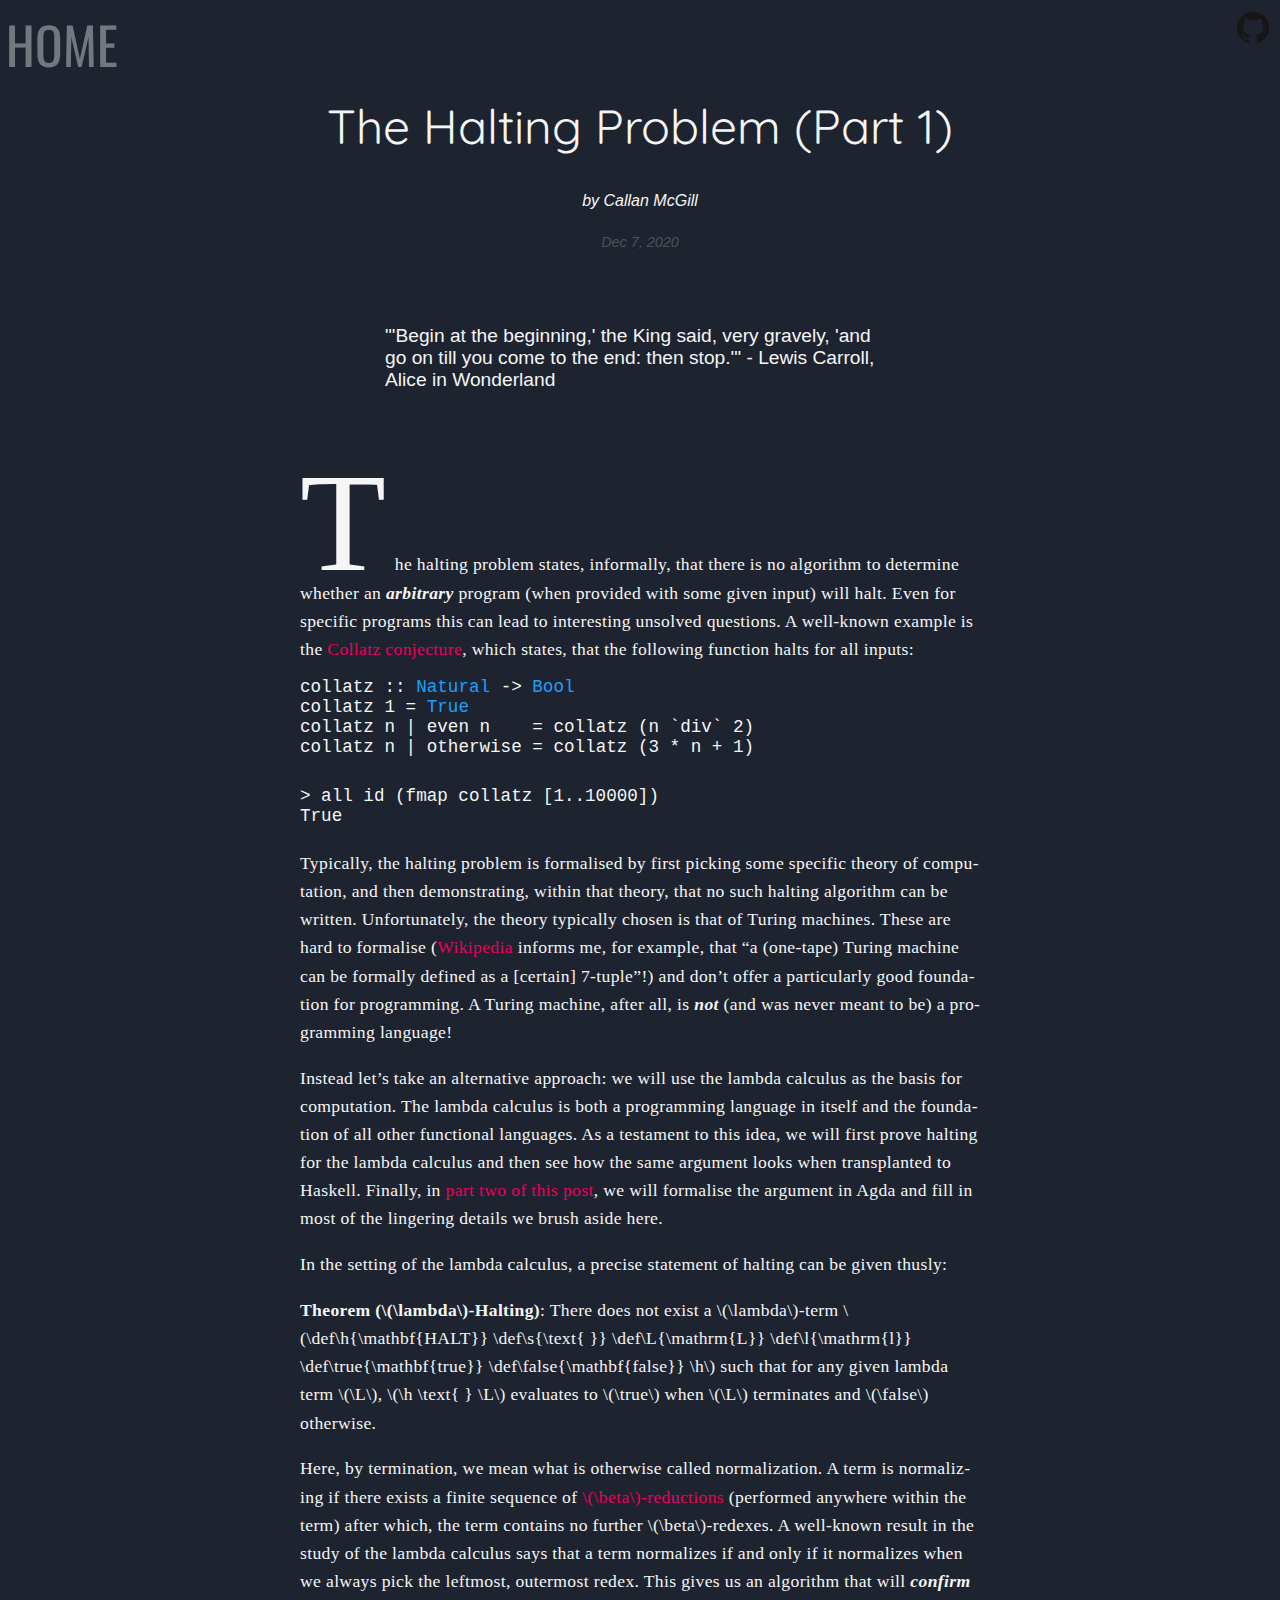
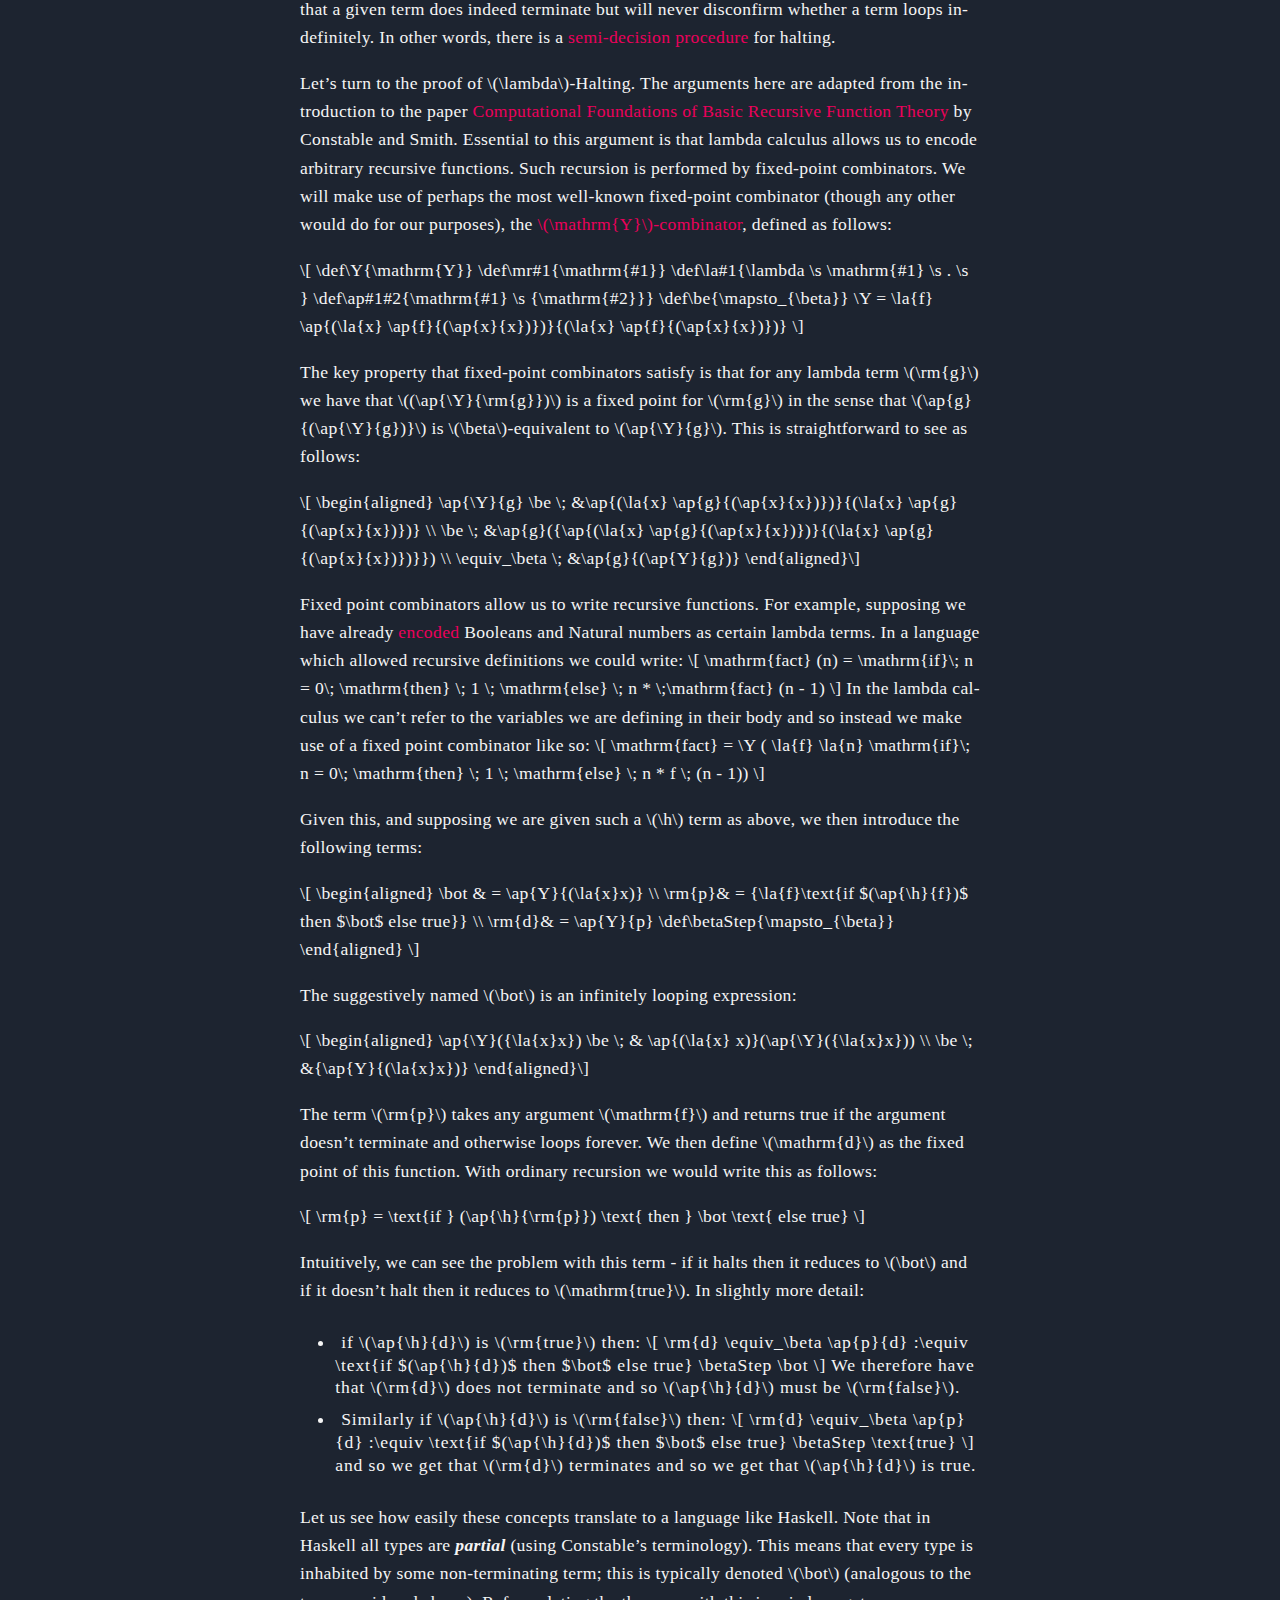
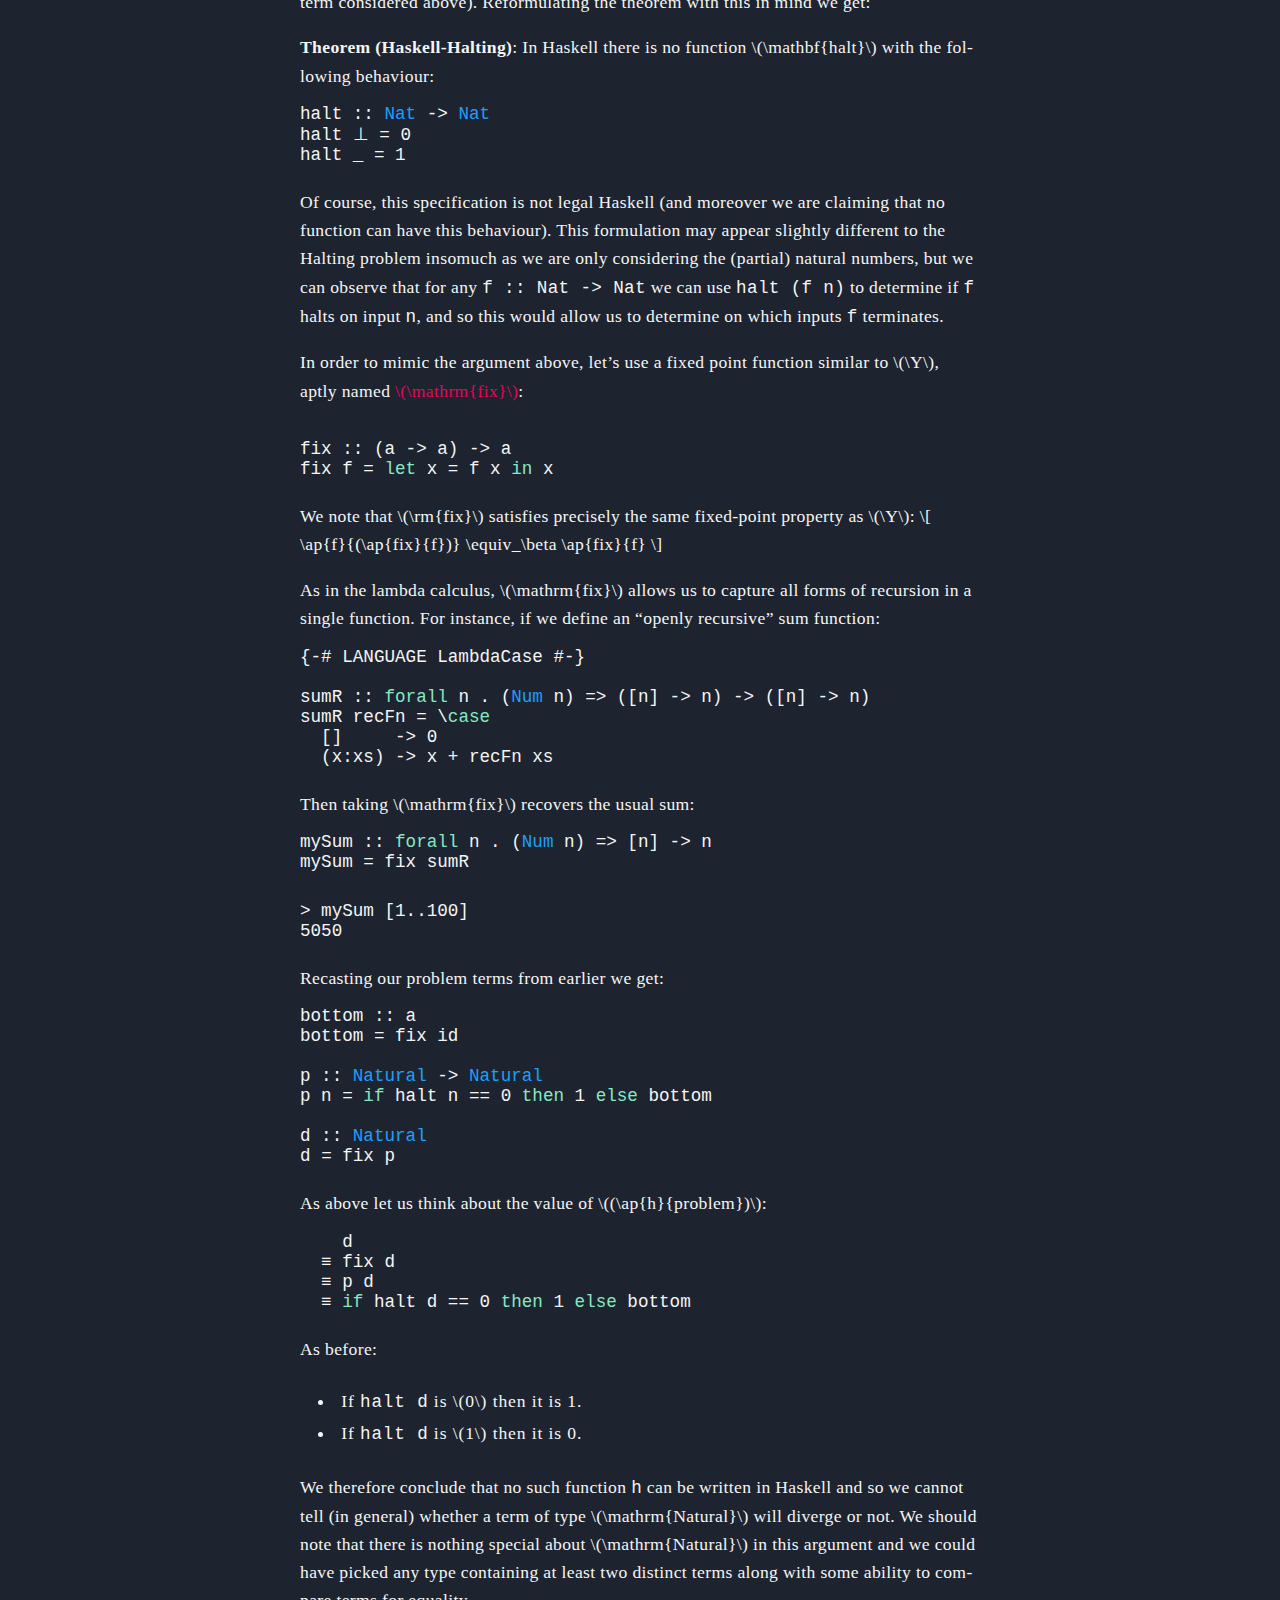
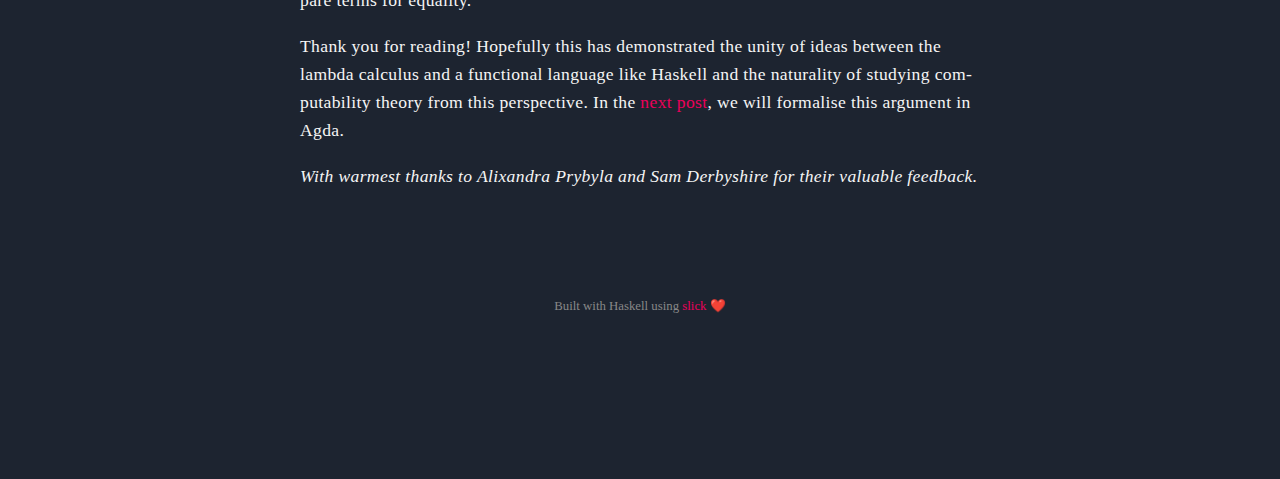
<file: posts/halting1.html>
<!DOCTYPE html>
<html lang="en">
<head profile="http://www.w3.org/2005/10/profile">
    <meta charset="UTF-8">
    <meta name="description" content="Callan McGill">
    <meta name="author" content="Callan McGill">
    <meta name=viewport content="width=device-width, initial-scale=1">
    <meta name="twitter:card" content="summary_large_image">
    <meta name="twitter:title" content="The Halting Problem (part 1)">
    <meta name="twitter:description" content="Exploring the Halting problem in Haskell">
        <title>The Halting Problem (part 1)</title>
    <link rel="stylesheet" href="/css/style.css">
    <link rel="stylesheet" href="/css/syntax.css">
</head>
<body>
    <!DOCTYPE html>
    <header>
        <nav>
          
          <a id="beacon" href="/">
              <div id="home-text"> HOME </div>
          </a>
        </nav>
        <div class="right-sidebar">
            <a class="ext-link" href="https://github.com/boarders">
            <img src="/images/github-logo.png" alt="Github Profile"/>
        </a>

        <script type="text/javascript" async
                src="https://cdn.mathjax.org/mathjax/latest/MathJax.js?config=TeX-AMS-MML_HTMLorMML">
        </script>
    </header>

<div id="page">
    <div class="wrapper">
        <div class="masthead">
            <span class="title">
                The Halting Problem (part 1)
            </span>
            <br>
            <br>
            <span class="byline">by Callan McGill</span>
            <br>
            <span class="date">Dec 7, 2020</span>
            <br>
            <br>
            <div class="metadata"> </div>
            </div>
    </div>
    <span class="quote"> "&#39;Begin at the beginning,&#39; the King said, very gravely, &#39;and go on till
you come to the end: then stop.&#39;"  - Lewis Carroll, Alice in Wonderland</span>
    </div>
    <article class="post">
        <p>The halting problem states, informally, that there is no algorithm to
determine whether an <em>arbitrary</em> program (when provided with some
given input) will halt. Even for specific programs this can lead to
interesting unsolved questions. A well-known example is the <a
href="https://en.wikipedia.org/wiki/Collatz_conjecture">Collatz
conjecture</a>, which states, that the following function halts for all
inputs:</p>
<div class="sourceCode" id="cb1"><pre
class="sourceCode haskell"><code class="sourceCode haskell"><span id="cb1-1"><a href="#cb1-1" aria-hidden="true" tabindex="-1"></a><span class="ot">collatz ::</span> <span class="dt">Natural</span> <span class="ot">-&gt;</span> <span class="dt">Bool</span></span>
<span id="cb1-2"><a href="#cb1-2" aria-hidden="true" tabindex="-1"></a>collatz <span class="dv">1</span> <span class="ot">=</span> <span class="dt">True</span></span>
<span id="cb1-3"><a href="#cb1-3" aria-hidden="true" tabindex="-1"></a>collatz n <span class="op">|</span> <span class="fu">even</span> n    <span class="ot">=</span> collatz (n <span class="ot">`div`</span> <span class="dv">2</span>)</span>
<span id="cb1-4"><a href="#cb1-4" aria-hidden="true" tabindex="-1"></a>collatz n <span class="op">|</span> <span class="fu">otherwise</span> <span class="ot">=</span> collatz (<span class="dv">3</span> <span class="op">*</span> n <span class="op">+</span> <span class="dv">1</span>)</span></code></pre></div>
<pre class="terminal"><code>&gt; all id (fmap collatz [1..10000])
True</code></pre>
<p>Typically, the halting problem is formalised by first picking some
specific theory of computation, and then demonstrating, within that
theory, that no such halting algorithm can be written. Unfortunately,
the theory typically chosen is that of Turing machines. These are hard
to formalise (<a
href="https://en.wikipedia.org/wiki/Turing_machine#Formal_definition">Wikipedia</a>
informs me, for example, that “a (one-tape) Turing machine can be
formally defined as a [certain] 7-tuple”!) and don’t offer a
particularly good foundation for programming. A Turing machine, after
all, is <em>not</em> (and was never meant to be) a programming
language!</p>
<p>Instead let’s take an alternative approach: we will use the lambda
calculus as the basis for computation. The lambda calculus is both a
programming language in itself and the foundation of all other
functional languages. As a testament to this idea, we will first prove
halting for the lambda calculus and then see how the same argument looks
when transplanted to Haskell. Finally, in <a
href="https://boarders.github.io/posts/halting2.html">part two of this
post</a>, we will formalise the argument in Agda and fill in most of the
lingering details we brush aside here.</p>
<p>In the setting of the lambda calculus, a precise statement of halting
can be given thusly:</p>
<p><strong>Theorem (<span
class="math inline">\(\lambda\)</span>-Halting)</strong>: There does not
exist a <span class="math inline">\(\lambda\)</span>-term <span
class="math inline">\(\def\h{\mathbf{HALT}} \def\s{\text{ }}
\def\L{\mathrm{L}} \def\l{\mathrm{l}} \def\true{\mathbf{true}}
\def\false{\mathbf{false}} \h\)</span> such that for any given lambda
term <span class="math inline">\(\L\)</span>, <span
class="math inline">\(\h \text{ } \L\)</span> evaluates to <span
class="math inline">\(\true\)</span> when <span
class="math inline">\(\L\)</span> terminates and <span
class="math inline">\(\false\)</span> otherwise.</p>
<p>Here, by termination, we mean what is otherwise called normalization.
A term is normalizing if there exists a finite sequence of <a
href="https://en.wikipedia.org/wiki/Lambda_calculus#%CE%B2-reduction_2"><span
class="math inline">\(\beta\)</span>-reductions</a> (performed anywhere
within the term) after which, the term contains no further <span
class="math inline">\(\beta\)</span>-redexes. A well-known result in the
study of the lambda calculus says that a term normalizes if and only if
it normalizes when we always pick the leftmost, outermost redex. This
gives us an algorithm that will <em>confirm</em> that a given term does
indeed terminate but will never disconfirm whether a term loops
indefinitely. In other words, there is a <a
href="https://en.wikipedia.org/wiki/Decidability_(logic)#Semidecidability">semi-decision
procedure</a> for halting.</p>
<p>Let’s turn to the proof of <span
class="math inline">\(\lambda\)</span>-Halting. The arguments here are
adapted from the introduction to the paper <a
href="https://www.sciencedirect.com/science/article/pii/0304397593900858">Computational
Foundations of Basic Recursive Function Theory</a> by Constable and
Smith. Essential to this argument is that lambda calculus allows us to
encode arbitrary recursive functions. Such recursion is performed by
fixed-point combinators. We will make use of perhaps the most well-known
fixed-point combinator (though any other would do for our purposes), the
<a
href="https://en.wikipedia.org/wiki/Fixed-point_combinator#Y_combinator"><span
class="math inline">\(\mathrm{Y}\)</span>-combinator</a>, defined as
follows:</p>
<p><span class="math display">\[
\def\Y{\mathrm{Y}}
\def\mr#1{\mathrm{#1}}
\def\la#1{\lambda \s \mathrm{#1} \s . \s }
\def\ap#1#2{\mathrm{#1} \s {\mathrm{#2}}}
\def\be{\mapsto_{\beta}}
\Y = \la{f} \ap{(\la{x} \ap{f}{(\ap{x}{x})})}{(\la{x}
\ap{f}{(\ap{x}{x})})}
  \]</span></p>
<p>The key property that fixed-point combinators satisfy is that for any
lambda term <span class="math inline">\(\rm{g}\)</span> we have that
<span class="math inline">\((\ap{\Y}{\rm{g}})\)</span> is a fixed point
for <span class="math inline">\(\rm{g}\)</span> in the sense that <span
class="math inline">\(\ap{g}{(\ap{\Y}{g})}\)</span> is <span
class="math inline">\(\beta\)</span>-equivalent to <span
class="math inline">\(\ap{\Y}{g}\)</span>. This is straightforward to
see as follows:</p>
<p><span class="math display">\[
     \begin{aligned}
      \ap{\Y}{g} \be \; &amp;\ap{(\la{x} \ap{g}{(\ap{x}{x})})}{(\la{x}
\ap{g}{(\ap{x}{x})})} \\
                 \be \; &amp;\ap{g}({\ap{(\la{x}
\ap{g}{(\ap{x}{x})})}{(\la{x} \ap{g}{(\ap{x}{x})})}}) \\
        \equiv_\beta \; &amp;\ap{g}{(\ap{Y}{g})}
    \end{aligned}\]</span></p>
<p>Fixed point combinators allow us to write recursive functions. For
example, supposing we have already <a
href="https://en.wikipedia.org/wiki/Church_encoding">encoded</a>
Booleans and Natural numbers as certain lambda terms. In a language
which allowed recursive definitions we could write: <span
class="math display">\[
  \mathrm{fact} (n) = \mathrm{if}\; n = 0\;
                        \mathrm{then} \; 1 \;
                        \mathrm{else} \; n * \;\mathrm{fact} (n - 1)
\]</span> In the lambda calculus we can’t refer to the variables we are
defining in their body and so instead we make use of a fixed point
combinator like so: <span class="math display">\[
  \mathrm{fact} = \Y ( \la{f} \la{n} \mathrm{if}\; n = 0\;
                        \mathrm{then} \; 1 \;
                        \mathrm{else} \; n * f \; (n - 1))
\]</span></p>
<p>Given this, and supposing we are given such a <span
class="math inline">\(\h\)</span> term as above, we then introduce the
following terms:</p>
<p><span class="math display">\[
     \begin{aligned}
        \bot  &amp; = \ap{Y}{(\la{x}x)} \\
        \rm{p}&amp; = {\la{f}\text{if $(\ap{\h}{f})$ then $\bot$ else
true}} \\
        \rm{d}&amp; = \ap{Y}{p}
  \def\betaStep{\mapsto_{\beta}}
      \end{aligned}  \]</span></p>
<p>The suggestively named <span class="math inline">\(\bot\)</span> is
an infinitely looping expression:</p>
<p><span class="math display">\[
     \begin{aligned}
      \ap{\Y}({\la{x}x}) \be \;
        &amp;  \ap{(\la{x} x)}(\ap{\Y}({\la{x}x})) \\
        \be \; &amp;{\ap{Y}{(\la{x}x})}
    \end{aligned}\]</span></p>
<p>The term <span class="math inline">\(\rm{p}\)</span> takes any
argument <span class="math inline">\(\mathrm{f}\)</span> and returns
true if the argument doesn’t terminate and otherwise loops forever. We
then define <span class="math inline">\(\mathrm{d}\)</span> as the fixed
point of this function. With ordinary recursion we would write this as
follows:</p>
<p><span class="math display">\[
  \rm{p} = \text{if } (\ap{\h}{\rm{p}}) \text{ then } \bot \text{
else  true}
\]</span></p>
<p>Intuitively, we can see the problem with this term - if it halts then
it reduces to <span class="math inline">\(\bot\)</span> and if it
doesn’t halt then it reduces to <span
class="math inline">\(\mathrm{true}\)</span>. In slightly more
detail:</p>
<ul>
<li>if <span class="math inline">\(\ap{\h}{d}\)</span> is <span
class="math inline">\(\rm{true}\)</span> then: <span
class="math display">\[
\rm{d} \equiv_\beta \ap{p}{d} :\equiv
   \text{if $(\ap{\h}{d})$ then $\bot$ else true} \betaStep \bot
\]</span> We therefore have that <span
class="math inline">\(\rm{d}\)</span> does not terminate and so <span
class="math inline">\(\ap{\h}{d}\)</span> must be <span
class="math inline">\(\rm{false}\)</span>.</li>
<li>Similarly if <span class="math inline">\(\ap{\h}{d}\)</span> is
<span class="math inline">\(\rm{false}\)</span> then: <span
class="math display">\[
\rm{d} \equiv_\beta \ap{p}{d} :\equiv
   \text{if $(\ap{\h}{d})$ then $\bot$ else true} \betaStep \text{true}
  \]</span> and so we get that <span
class="math inline">\(\rm{d}\)</span> terminates and so we get that
<span class="math inline">\(\ap{\h}{d}\)</span> is true.</li>
</ul>
<p>Let us see how easily these concepts translate to a language like
Haskell. Note that in Haskell all types are <em>partial</em> (using
Constable’s terminology). This means that every type is inhabited by
some non-terminating term; this is typically denoted <span
class="math inline">\(\bot\)</span> (analogous to the term considered
above). Reformulating the theorem with this in mind we get:</p>
<p><strong>Theorem (Haskell-Halting)</strong>: In Haskell there is no
function <span class="math inline">\(\mathbf{halt}\)</span> with the
following behaviour:</p>
<div class="sourceCode" id="cb3"><pre
class="sourceCode haskell"><code class="sourceCode haskell"><span id="cb3-1"><a href="#cb3-1" aria-hidden="true" tabindex="-1"></a><span class="ot">halt ::</span> <span class="dt">Nat</span> <span class="ot">-&gt;</span> <span class="dt">Nat</span></span>
<span id="cb3-2"><a href="#cb3-2" aria-hidden="true" tabindex="-1"></a>halt ⊥ <span class="ot">=</span> <span class="dv">0</span></span>
<span id="cb3-3"><a href="#cb3-3" aria-hidden="true" tabindex="-1"></a>halt _ <span class="ot">=</span> <span class="dv">1</span></span></code></pre></div>
<p>Of course, this specification is not legal Haskell (and moreover we
are claiming that no function can have this behaviour). This formulation
may appear slightly different to the Halting problem insomuch as we are
only considering the (partial) natural numbers, but we can observe that
for any <code>f :: Nat -&gt; Nat</code> we can use
<code>halt (f n)</code> to determine if <code>f</code> halts on input
<code>n</code>, and so this would allow us to determine on which inputs
<code>f</code> terminates.</p>
<p>In order to mimic the argument above, let’s use a fixed point
function similar to <span class="math inline">\(\Y\)</span>, aptly named
<a
href="https://hackage.haskell.org/package/base-4.14.0.0/docs/Data-Function.html#v:fix"><span
class="math inline">\(\mathrm{fix}\)</span></a>:</p>
<div class="sourceCode" id="cb4"><pre
class="sourceCode haskell"><code class="sourceCode haskell"><span id="cb4-1"><a href="#cb4-1" aria-hidden="true" tabindex="-1"></a></span>
<span id="cb4-2"><a href="#cb4-2" aria-hidden="true" tabindex="-1"></a><span class="ot">fix ::</span> (a <span class="ot">-&gt;</span> a) <span class="ot">-&gt;</span> a</span>
<span id="cb4-3"><a href="#cb4-3" aria-hidden="true" tabindex="-1"></a>fix f <span class="ot">=</span> <span class="kw">let</span> x <span class="ot">=</span> f x <span class="kw">in</span> x</span></code></pre></div>
<p>We note that <span class="math inline">\(\rm{fix}\)</span> satisfies
precisely the same fixed-point property as <span
class="math inline">\(\Y\)</span>: <span class="math display">\[
  \ap{f}{(\ap{fix}{f})} \equiv_\beta \ap{fix}{f}
  \]</span></p>
<p>As in the lambda calculus, <span
class="math inline">\(\mathrm{fix}\)</span> allows us to capture all
forms of recursion in a single function. For instance, if we define an
“openly recursive” sum function:</p>
<div class="sourceCode" id="cb5"><pre
class="sourceCode haskell"><code class="sourceCode haskell"><span id="cb5-1"><a href="#cb5-1" aria-hidden="true" tabindex="-1"></a><span class="ot">{-# LANGUAGE LambdaCase #-}</span></span>
<span id="cb5-2"><a href="#cb5-2" aria-hidden="true" tabindex="-1"></a></span>
<span id="cb5-3"><a href="#cb5-3" aria-hidden="true" tabindex="-1"></a><span class="ot">sumR ::</span> <span class="kw">forall</span> n <span class="op">.</span> (<span class="dt">Num</span> n) <span class="ot">=&gt;</span> ([n] <span class="ot">-&gt;</span> n) <span class="ot">-&gt;</span> ([n] <span class="ot">-&gt;</span> n)</span>
<span id="cb5-4"><a href="#cb5-4" aria-hidden="true" tabindex="-1"></a>sumR recFn <span class="ot">=</span> \<span class="kw">case</span></span>
<span id="cb5-5"><a href="#cb5-5" aria-hidden="true" tabindex="-1"></a>  []     <span class="ot">-&gt;</span> <span class="dv">0</span></span>
<span id="cb5-6"><a href="#cb5-6" aria-hidden="true" tabindex="-1"></a>  (x<span class="op">:</span>xs) <span class="ot">-&gt;</span> x <span class="op">+</span> recFn xs</span></code></pre></div>
<p>Then taking <span class="math inline">\(\mathrm{fix}\)</span>
recovers the usual sum:</p>
<div class="sourceCode" id="cb6"><pre
class="sourceCode haskell"><code class="sourceCode haskell"><span id="cb6-1"><a href="#cb6-1" aria-hidden="true" tabindex="-1"></a><span class="ot">mySum ::</span> <span class="kw">forall</span> n <span class="op">.</span> (<span class="dt">Num</span> n) <span class="ot">=&gt;</span> [n] <span class="ot">-&gt;</span> n</span>
<span id="cb6-2"><a href="#cb6-2" aria-hidden="true" tabindex="-1"></a>mySum <span class="ot">=</span> fix sumR</span></code></pre></div>
<pre class="shell"><code>&gt; mySum [1..100]
5050</code></pre>
<p>Recasting our problem terms from earlier we get:</p>
<div class="sourceCode" id="cb8"><pre
class="sourceCode haskell"><code class="sourceCode haskell"><span id="cb8-1"><a href="#cb8-1" aria-hidden="true" tabindex="-1"></a><span class="ot">bottom ::</span> a</span>
<span id="cb8-2"><a href="#cb8-2" aria-hidden="true" tabindex="-1"></a>bottom <span class="ot">=</span> fix <span class="fu">id</span></span>
<span id="cb8-3"><a href="#cb8-3" aria-hidden="true" tabindex="-1"></a></span>
<span id="cb8-4"><a href="#cb8-4" aria-hidden="true" tabindex="-1"></a><span class="ot">p ::</span> <span class="dt">Natural</span> <span class="ot">-&gt;</span> <span class="dt">Natural</span></span>
<span id="cb8-5"><a href="#cb8-5" aria-hidden="true" tabindex="-1"></a>p n <span class="ot">=</span> <span class="kw">if</span> halt n <span class="op">==</span> <span class="dv">0</span> <span class="kw">then</span> <span class="dv">1</span> <span class="kw">else</span> bottom</span>
<span id="cb8-6"><a href="#cb8-6" aria-hidden="true" tabindex="-1"></a></span>
<span id="cb8-7"><a href="#cb8-7" aria-hidden="true" tabindex="-1"></a><span class="ot">d ::</span> <span class="dt">Natural</span></span>
<span id="cb8-8"><a href="#cb8-8" aria-hidden="true" tabindex="-1"></a>d <span class="ot">=</span> fix p</span></code></pre></div>
<p>As above let us think about the value of <span
class="math inline">\((\ap{h}{problem})\)</span>:</p>
<div class="sourceCode" id="cb9"><pre
class="sourceCode haskell"><code class="sourceCode haskell"><span id="cb9-1"><a href="#cb9-1" aria-hidden="true" tabindex="-1"></a>    d</span>
<span id="cb9-2"><a href="#cb9-2" aria-hidden="true" tabindex="-1"></a>  ≡ fix d</span>
<span id="cb9-3"><a href="#cb9-3" aria-hidden="true" tabindex="-1"></a>  ≡ p d</span>
<span id="cb9-4"><a href="#cb9-4" aria-hidden="true" tabindex="-1"></a>  ≡ <span class="kw">if</span> halt d <span class="op">==</span> <span class="dv">0</span> <span class="kw">then</span> <span class="dv">1</span> <span class="kw">else</span> bottom</span></code></pre></div>
<p>As before:</p>
<ul>
<li>If <code>halt d</code> is <span class="math inline">\(0\)</span>
then it is 1.</li>
<li>If <code>halt d</code> is <span class="math inline">\(1\)</span>
then it is 0.</li>
</ul>
<p>We therefore conclude that no such function <code>h</code> can be
written in Haskell and so we cannot tell (in general) whether a term of
type <span class="math inline">\(\mathrm{Natural}\)</span> will diverge
or not. We should note that there is nothing special about <span
class="math inline">\(\mathrm{Natural}\)</span> in this argument and we
could have picked any type containing at least two distinct terms along
with some ability to compare terms for equality.</p>
<p>Thank you for reading! Hopefully this has demonstrated the unity of
ideas between the lambda calculus and a functional language like Haskell
and the naturality of studying computability theory from this
perspective. In the <a
href="https://boarders.github.io/posts/halting2.html">next post</a>, we
will formalise this argument in Agda.</p>
<p><i>With warmest thanks to Alixandra Prybyla and Sam Derbyshire for
their valuable feedback.</i></p>

        <br>
        <br>

        <!--Share buttons-->

     </div>
</article>

</div>

<footer>
    Built with Haskell using <a href="https://github.com/ChrisPenner/slick">slick</a> ❤️
</footer>

<link href='https://fonts.googleapis.com/css?family=Quicksand:300,400' rel='stylesheet' type='text/css'>
<link href='https://fonts.googleapis.com/css?family=Oswald' rel='stylesheet' type='text/css'>
<script src="/js/main.js"></script>
</body>
</html>
</file>
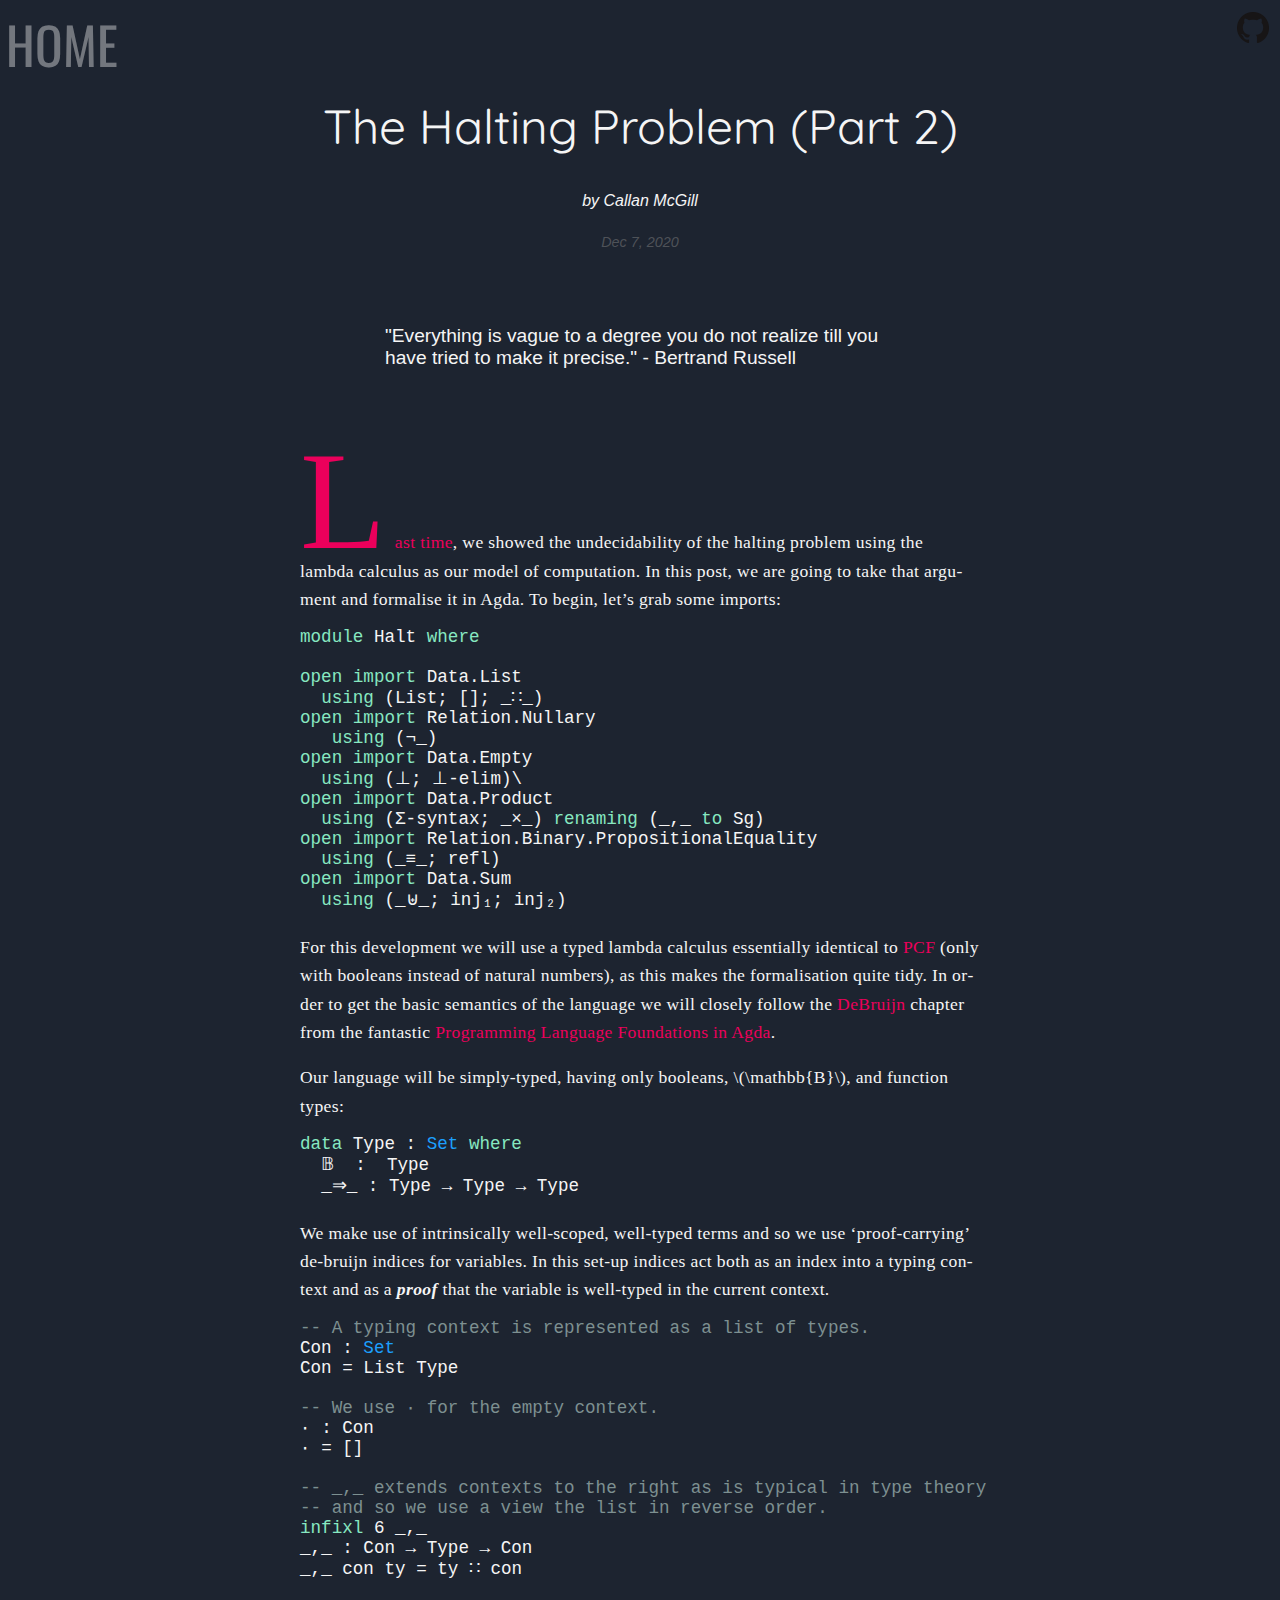
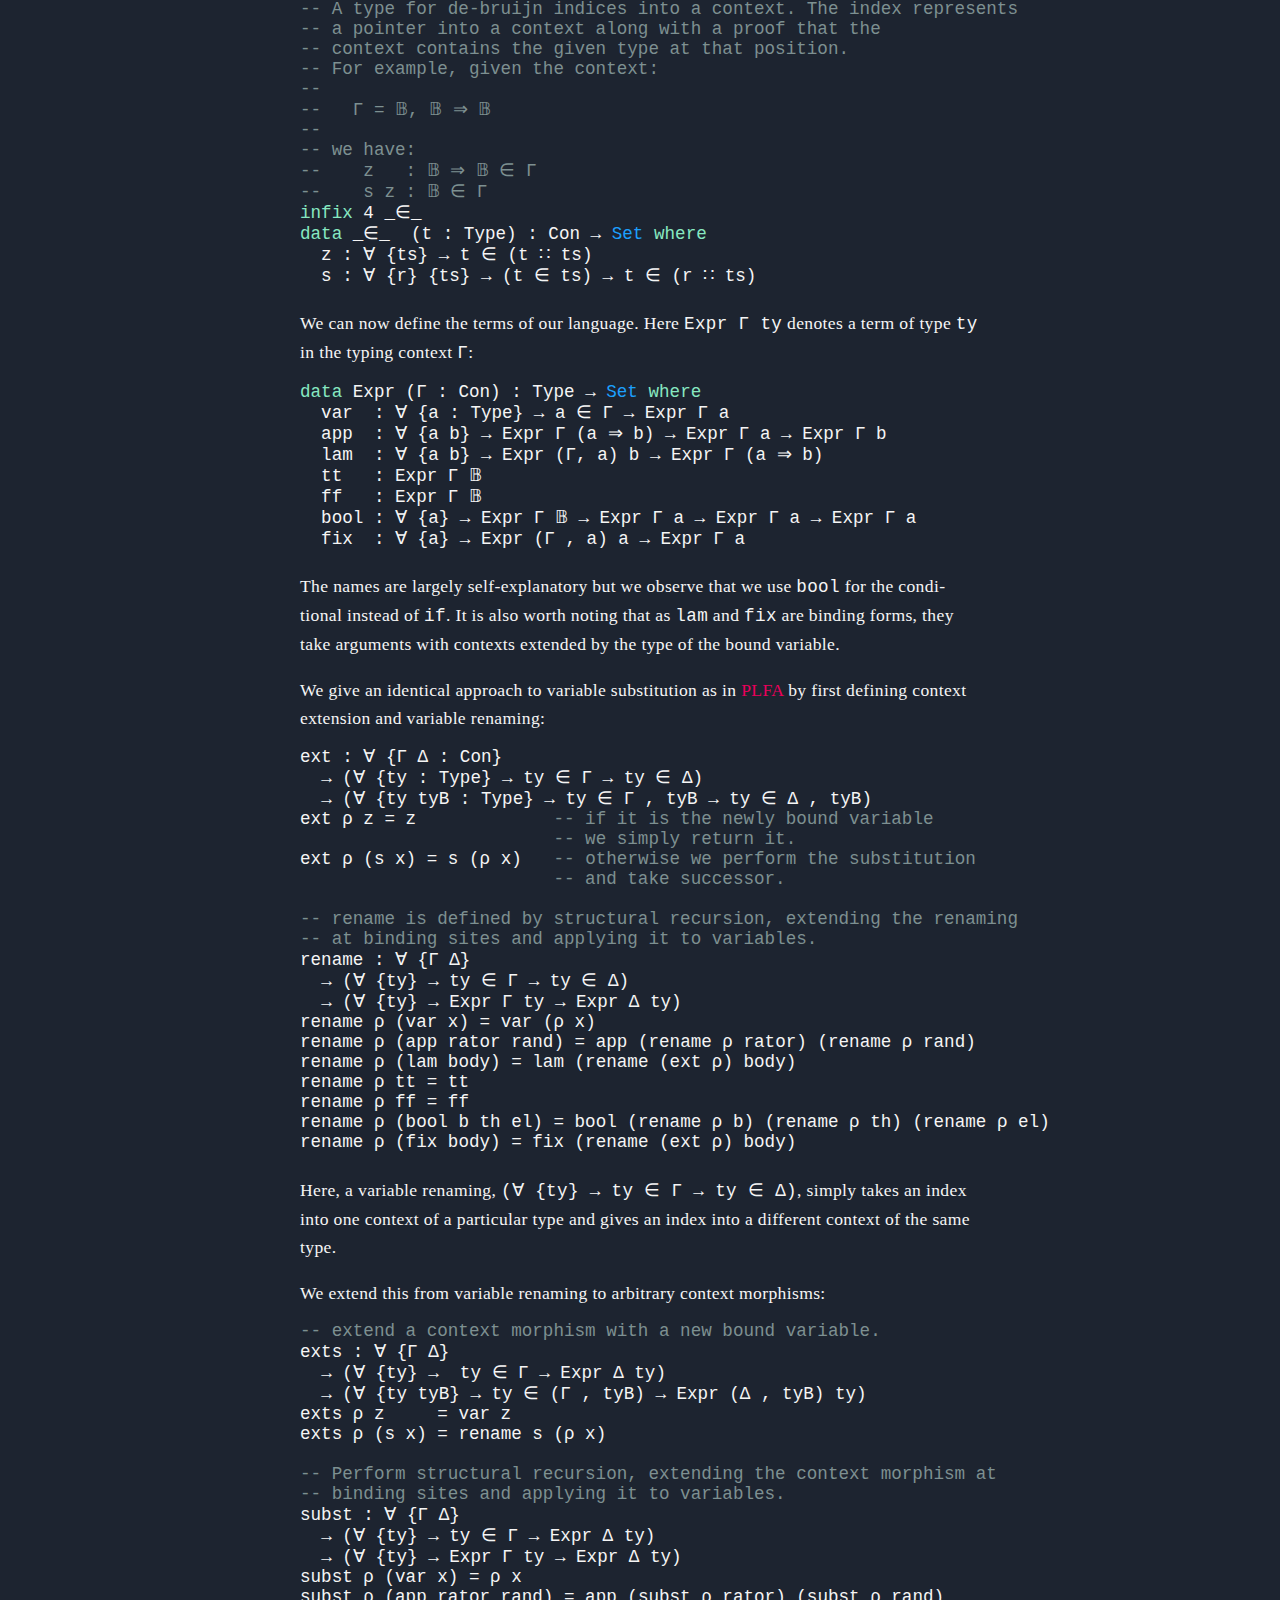
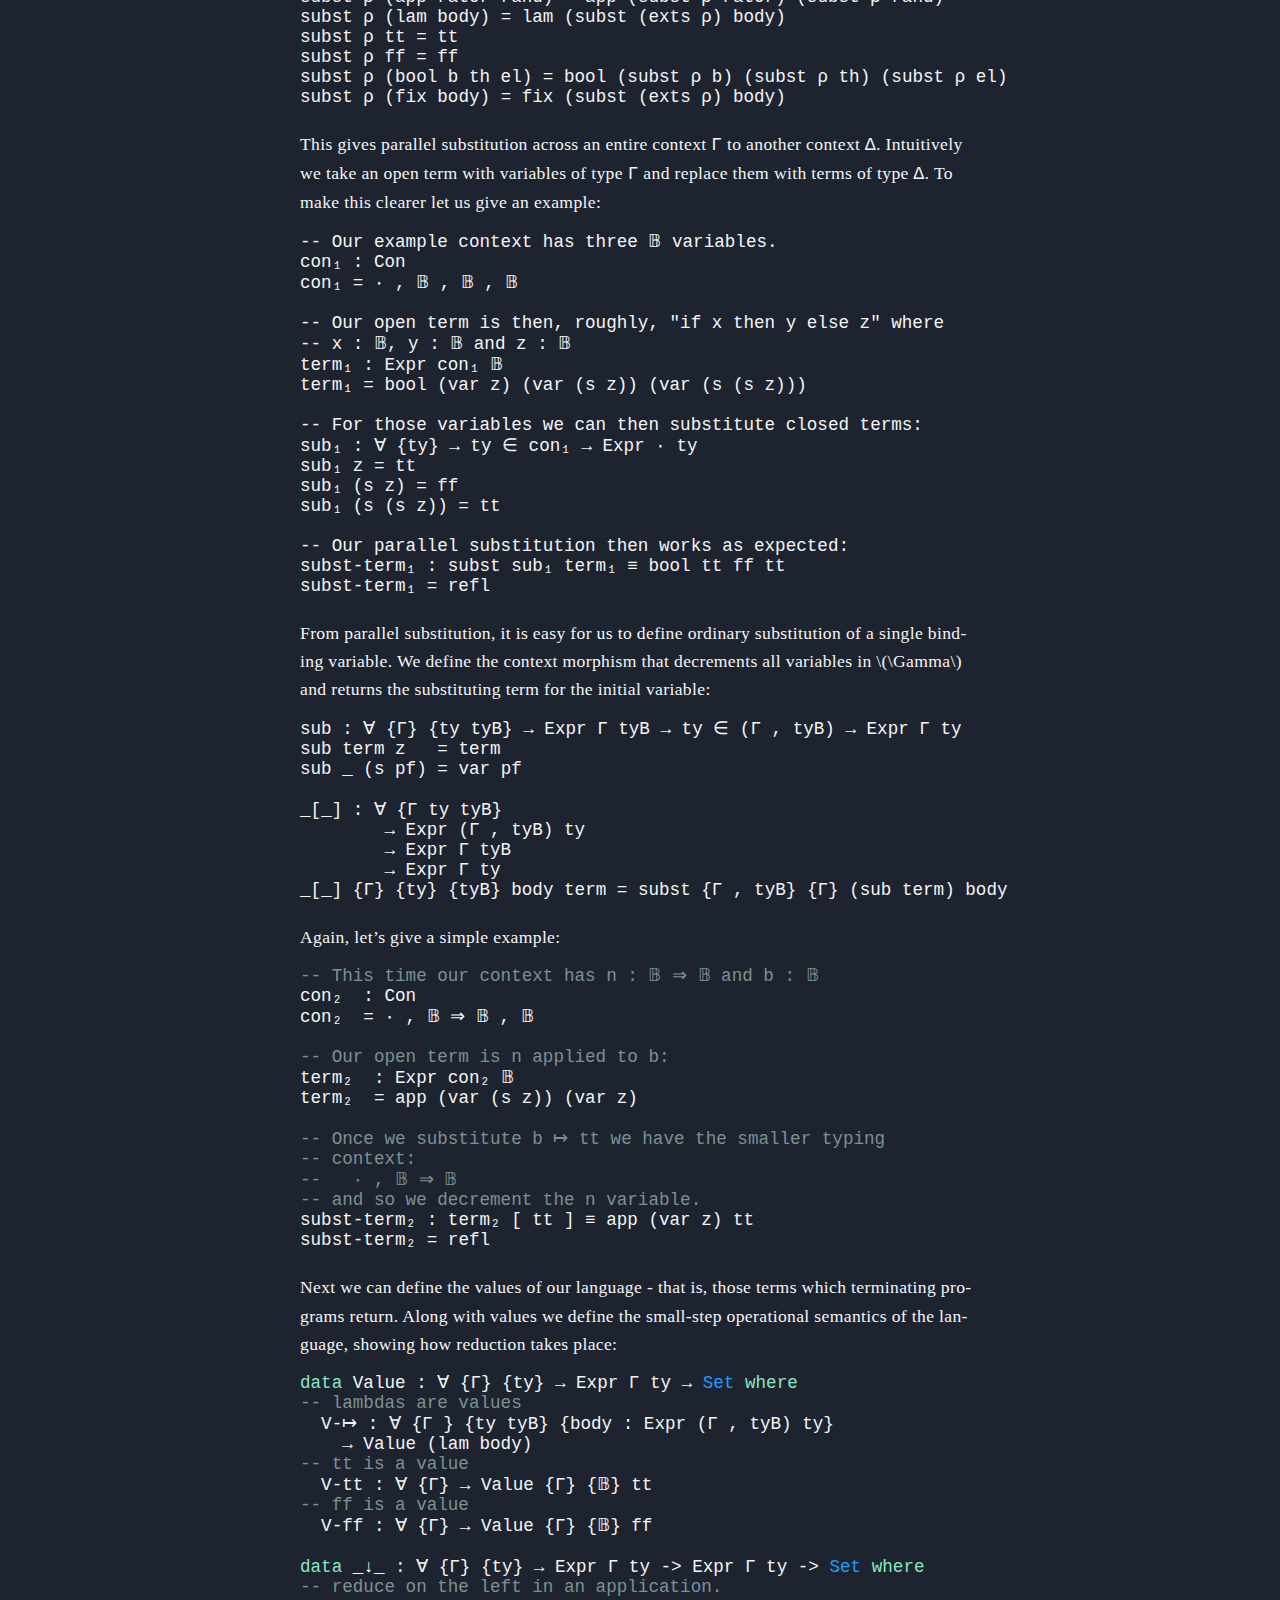
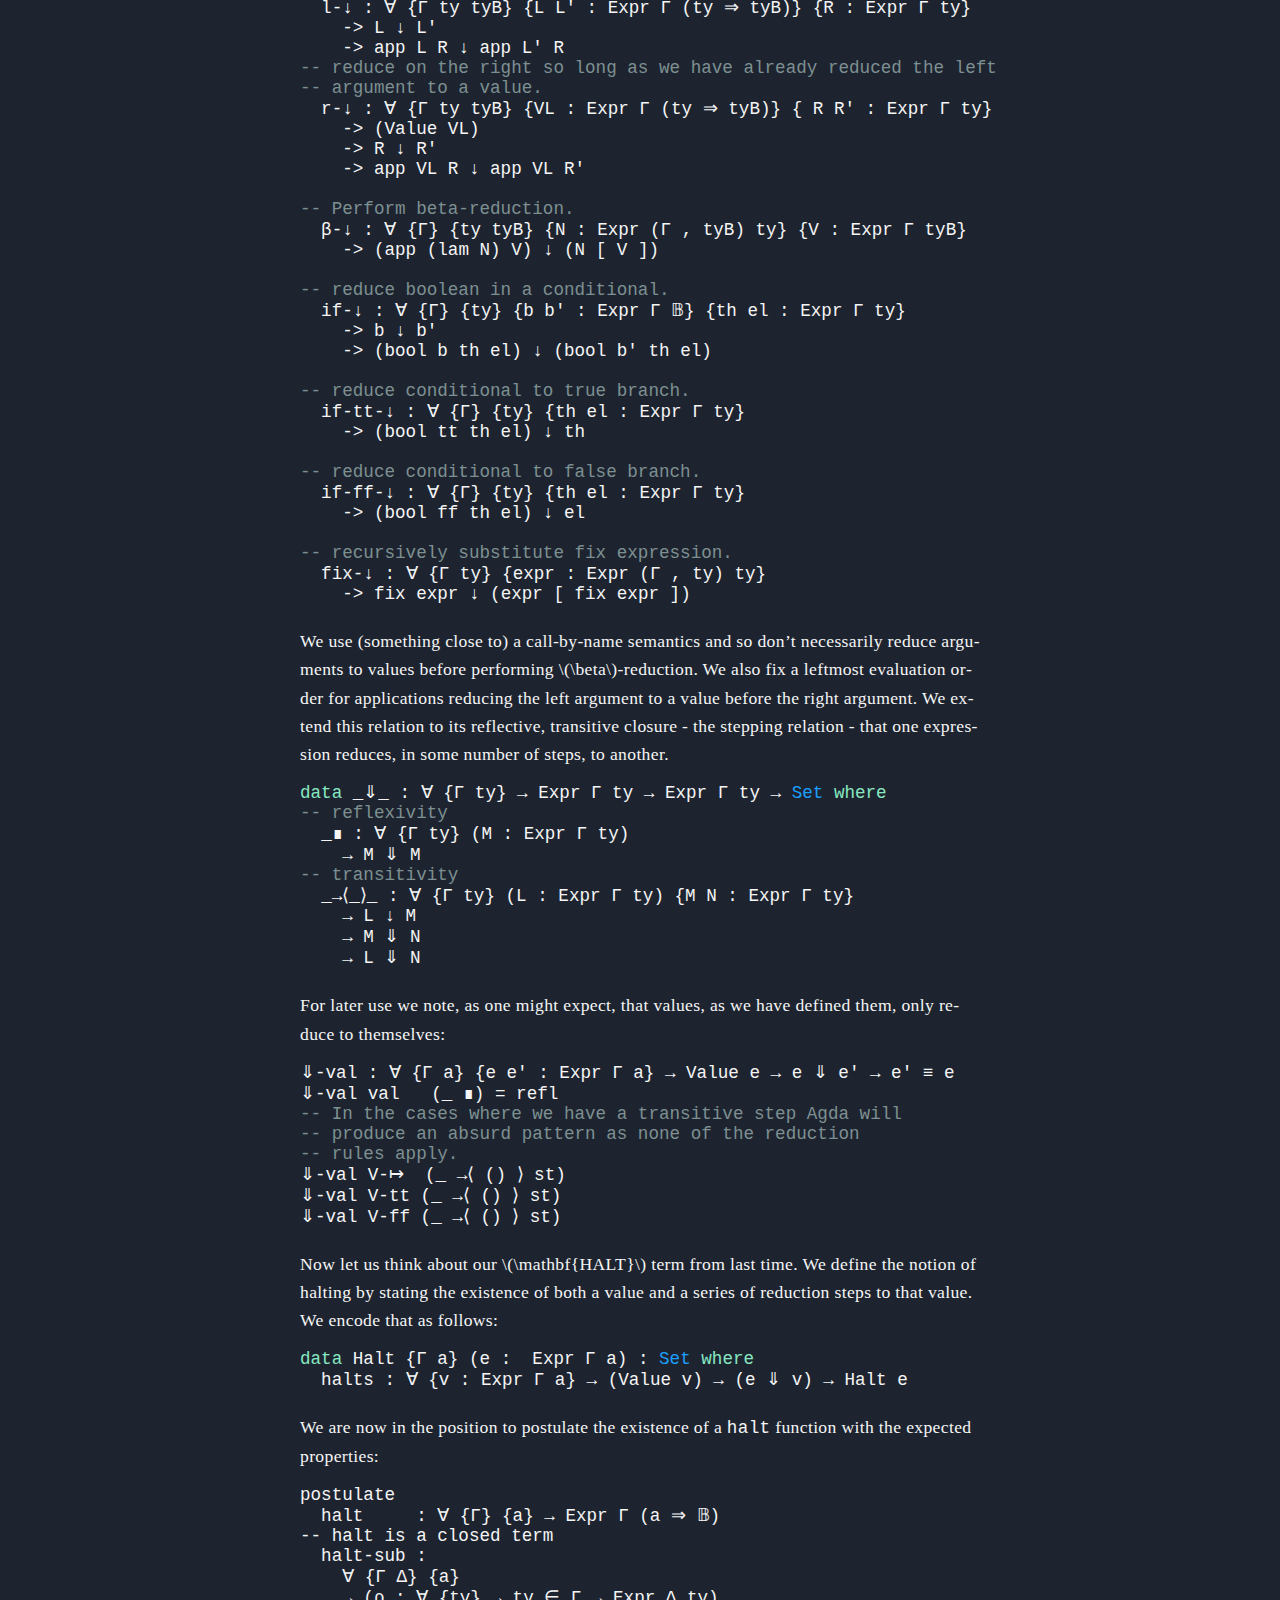
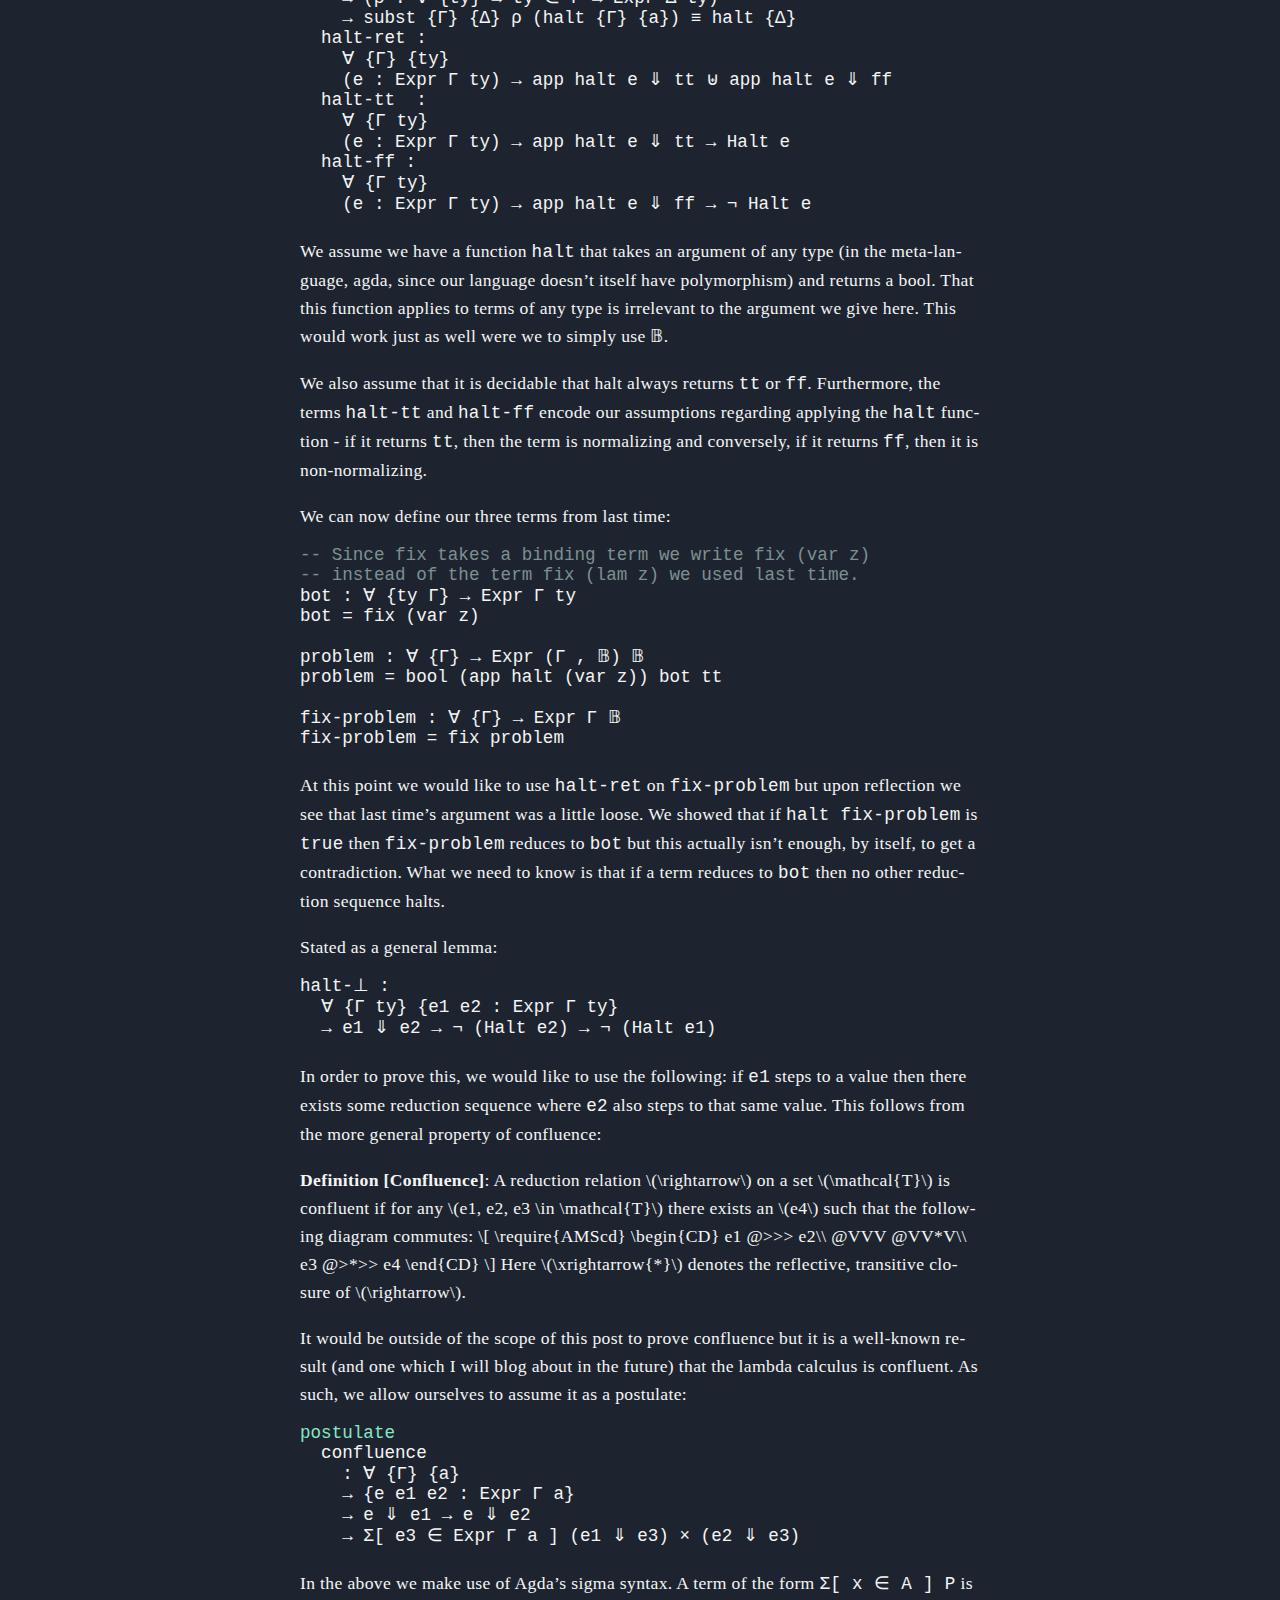
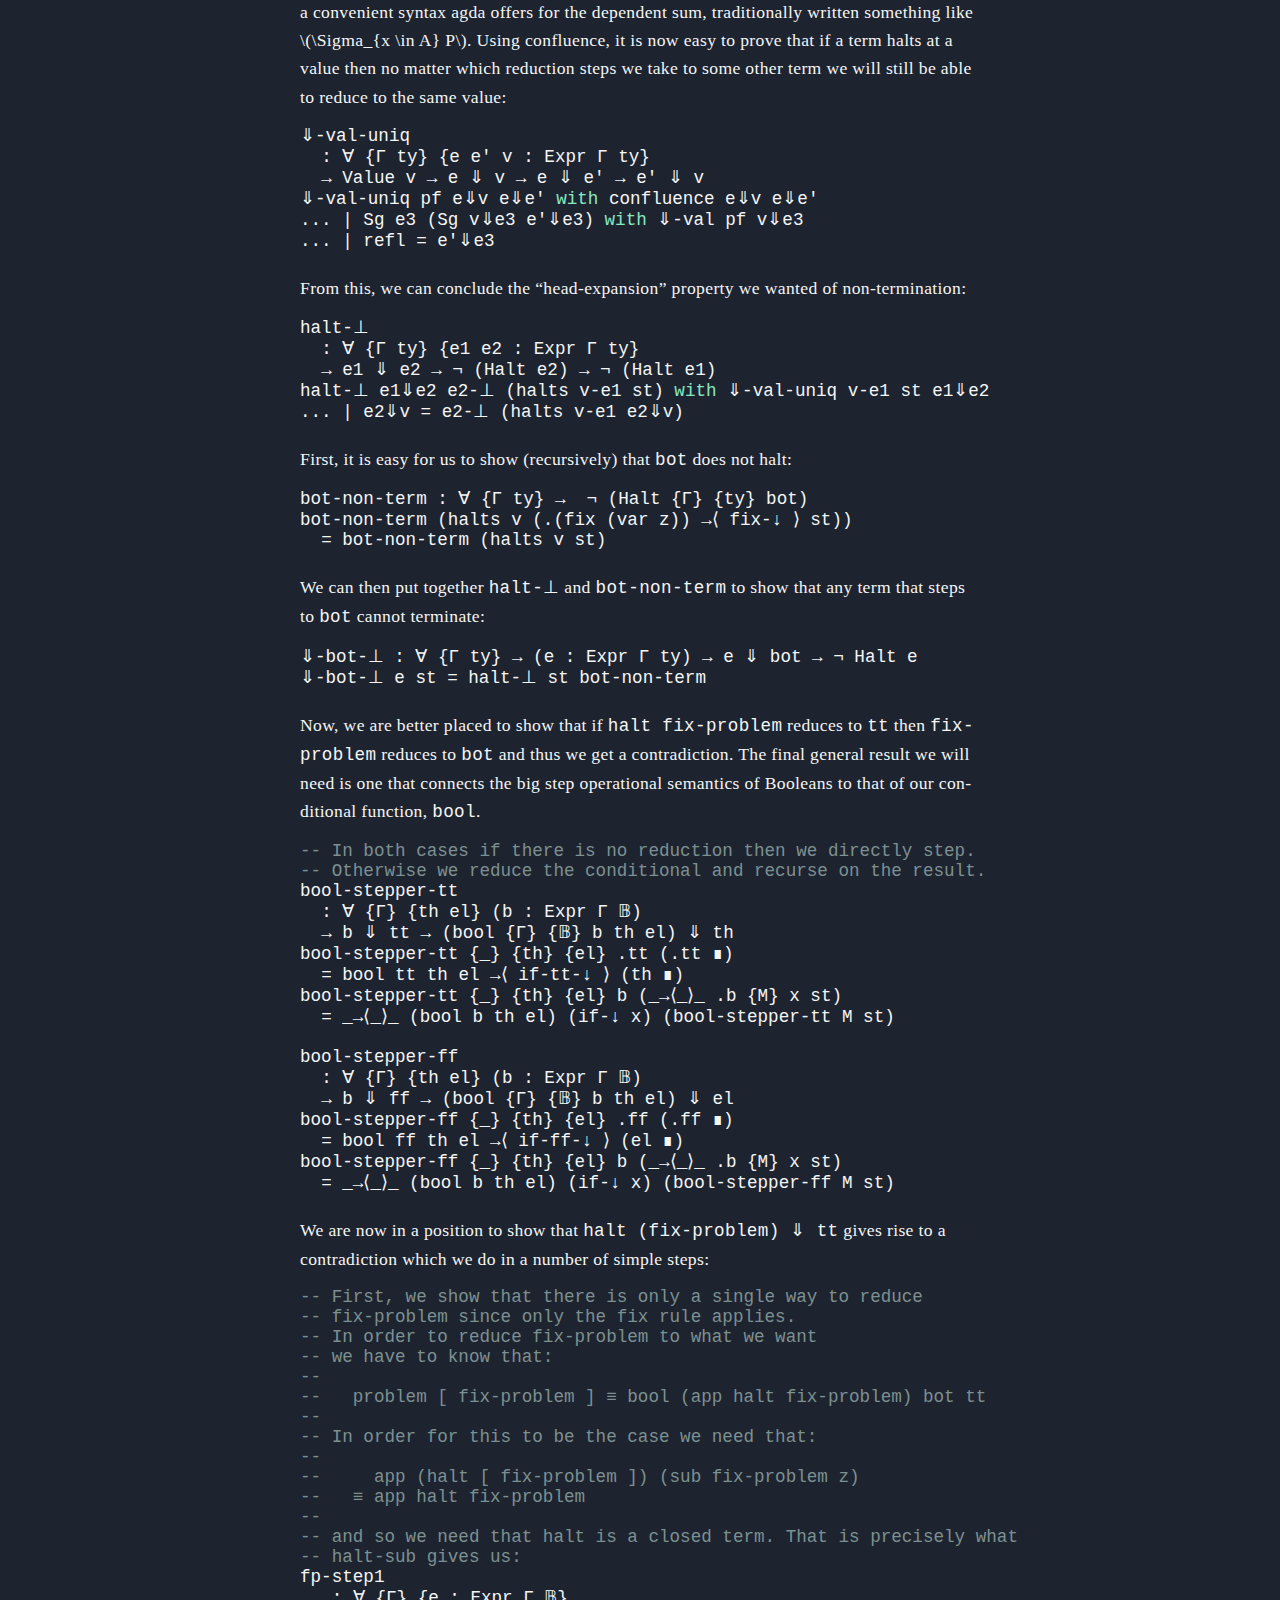
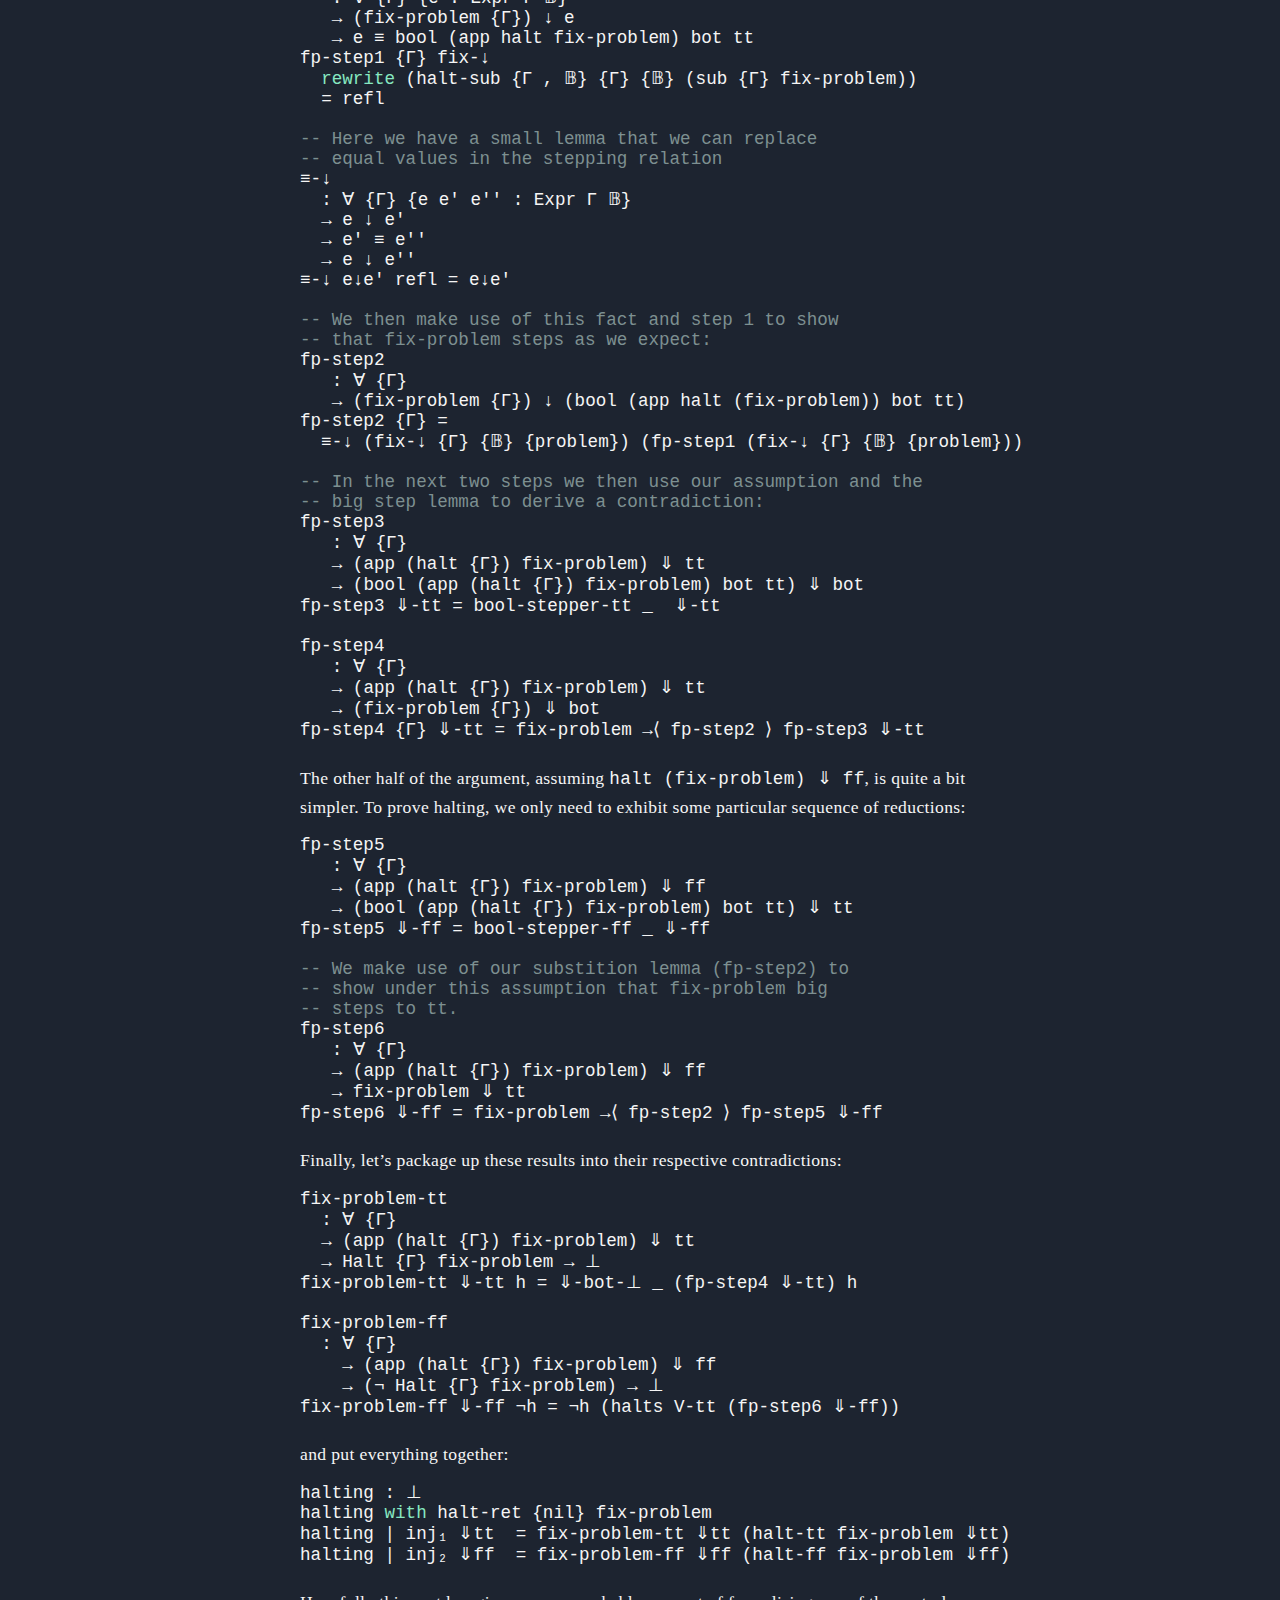
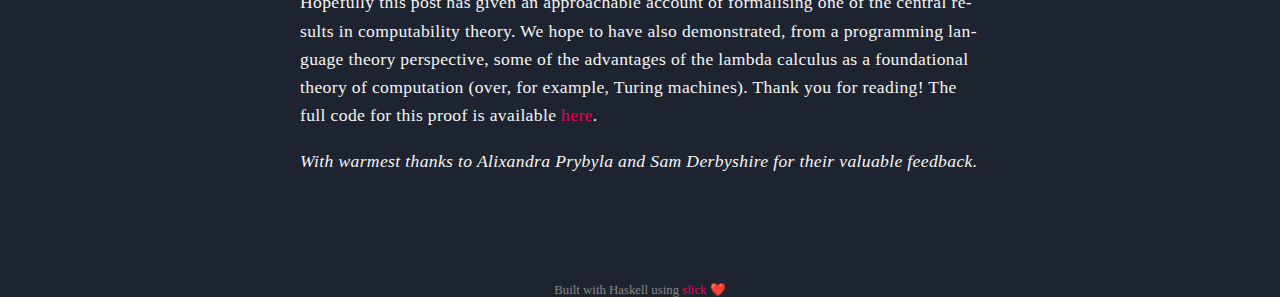
<file: posts/halting2.html>
<!DOCTYPE html>
<html lang="en">
<head profile="http://www.w3.org/2005/10/profile">
    <meta charset="UTF-8">
    <meta name="description" content="Callan McGill">
    <meta name="author" content="Callan McGill">
    <meta name=viewport content="width=device-width, initial-scale=1">
    <meta name="twitter:card" content="summary_large_image">
    <meta name="twitter:title" content="The Halting Problem (part 2)">
    <meta name="twitter:description" content="Exploring the Halting problem in Agda">
        <title>The Halting Problem (part 2)</title>
    <link rel="stylesheet" href="/css/style.css">
    <link rel="stylesheet" href="/css/syntax.css">
</head>
<body>
    <!DOCTYPE html>
    <header>
        <nav>
          
          <a id="beacon" href="/">
              <div id="home-text"> HOME </div>
          </a>
        </nav>
        <div class="right-sidebar">
            <a class="ext-link" href="https://github.com/boarders">
            <img src="/images/github-logo.png" alt="Github Profile"/>
        </a>

        <script type="text/javascript" async
                src="https://cdn.mathjax.org/mathjax/latest/MathJax.js?config=TeX-AMS-MML_HTMLorMML">
        </script>
    </header>

<div id="page">
    <div class="wrapper">
        <div class="masthead">
            <span class="title">
                The Halting Problem (part 2)
            </span>
            <br>
            <br>
            <span class="byline">by Callan McGill</span>
            <br>
            <span class="date">Dec 7, 2020</span>
            <br>
            <br>
            <div class="metadata"> </div>
            </div>
    </div>
    <span class="quote"> "Everything is vague to a degree you do not realize till you have tried
to make it precise."  - Bertrand Russell</span>
    </div>
    <article class="post">
        <p><a href="https://boarders.github.io/posts/halting1.html">Last
time</a>, we showed the undecidability of the halting problem using the
lambda calculus as our model of computation. In this post, we are going
to take that argument and formalise it in Agda. To begin, let’s grab
some imports:</p>
<div class="sourceCode" id="cb1"><pre
class="sourceCode agda"><code class="sourceCode agda"><span id="cb1-1"><a href="#cb1-1" aria-hidden="true" tabindex="-1"></a><span class="kw">module</span> Halt <span class="kw">where</span></span>
<span id="cb1-2"><a href="#cb1-2" aria-hidden="true" tabindex="-1"></a></span>
<span id="cb1-3"><a href="#cb1-3" aria-hidden="true" tabindex="-1"></a><span class="kw">open</span> <span class="kw">import</span> Data<span class="ot">.</span>List</span>
<span id="cb1-4"><a href="#cb1-4" aria-hidden="true" tabindex="-1"></a>  <span class="kw">using</span> <span class="ot">(</span>List<span class="ot">;</span> []<span class="ot">;</span> <span class="ot">_</span>∷<span class="ot">_)</span></span>
<span id="cb1-5"><a href="#cb1-5" aria-hidden="true" tabindex="-1"></a><span class="kw">open</span> <span class="kw">import</span> Relation<span class="ot">.</span>Nullary</span>
<span id="cb1-6"><a href="#cb1-6" aria-hidden="true" tabindex="-1"></a>   <span class="kw">using</span> <span class="ot">(</span>¬<span class="ot">_)</span></span>
<span id="cb1-7"><a href="#cb1-7" aria-hidden="true" tabindex="-1"></a><span class="kw">open</span> <span class="kw">import</span> Data<span class="ot">.</span>Empty</span>
<span id="cb1-8"><a href="#cb1-8" aria-hidden="true" tabindex="-1"></a>  <span class="kw">using</span> <span class="ot">(</span>⊥<span class="ot">;</span> ⊥-elim<span class="ot">)\</span></span>
<span id="cb1-9"><a href="#cb1-9" aria-hidden="true" tabindex="-1"></a><span class="kw">open</span> <span class="kw">import</span> Data<span class="ot">.</span>Product</span>
<span id="cb1-10"><a href="#cb1-10" aria-hidden="true" tabindex="-1"></a>  <span class="kw">using</span> <span class="ot">(</span>Σ-syntax<span class="ot">;</span> <span class="ot">_</span>×<span class="ot">_)</span> <span class="kw">renaming</span> <span class="ot">(_</span>,<span class="ot">_</span> <span class="kw">to</span> Sg<span class="ot">)</span></span>
<span id="cb1-11"><a href="#cb1-11" aria-hidden="true" tabindex="-1"></a><span class="kw">open</span> <span class="kw">import</span> Relation<span class="ot">.</span>Binary<span class="ot">.</span>PropositionalEquality</span>
<span id="cb1-12"><a href="#cb1-12" aria-hidden="true" tabindex="-1"></a>  <span class="kw">using</span> <span class="ot">(_</span>≡<span class="ot">_;</span> refl<span class="ot">)</span></span>
<span id="cb1-13"><a href="#cb1-13" aria-hidden="true" tabindex="-1"></a><span class="kw">open</span> <span class="kw">import</span> Data<span class="ot">.</span>Sum</span>
<span id="cb1-14"><a href="#cb1-14" aria-hidden="true" tabindex="-1"></a>  <span class="kw">using</span> <span class="ot">(_</span>⊎<span class="ot">_;</span> inj₁<span class="ot">;</span> inj₂<span class="ot">)</span></span></code></pre></div>
<p>For this development we will use a typed lambda calculus essentially
identical to <a
href="https://en.wikipedia.org/wiki/Programming_Computable_Functions">PCF</a>
(only with booleans instead of natural numbers), as this makes the
formalisation quite tidy. In order to get the basic semantics of the
language we will closely follow the <a
href="https://plfa.github.io/DeBruijn/">DeBruijn</a> chapter from the
fantastic <a href="https://plfa.github.io/">Programming Language
Foundations in Agda</a>.</p>
<p>Our language will be simply-typed, having only booleans, <span
class="math inline">\(\mathbb{B}\)</span>, and function types:</p>
<div class="sourceCode" id="cb2"><pre
class="sourceCode agda"><code class="sourceCode agda"><span id="cb2-1"><a href="#cb2-1" aria-hidden="true" tabindex="-1"></a><span class="kw">data</span> Type <span class="ot">:</span> <span class="dt">Set</span> <span class="kw">where</span></span>
<span id="cb2-2"><a href="#cb2-2" aria-hidden="true" tabindex="-1"></a>  𝔹  <span class="ot">:</span>  Type</span>
<span id="cb2-3"><a href="#cb2-3" aria-hidden="true" tabindex="-1"></a>  <span class="ot">_</span>⇒<span class="ot">_</span> <span class="ot">:</span> Type <span class="ot">→</span> Type <span class="ot">→</span> Type</span></code></pre></div>
<p>We make use of intrinsically well-scoped, well-typed terms and so we
use ‘proof-carrying’ de-bruijn indices for variables. In this set-up
indices act both as an index into a typing context and as a
<em>proof</em> that the variable is well-typed in the current
context.</p>
<div class="sourceCode" id="cb3"><pre
class="sourceCode agda"><code class="sourceCode agda"><span id="cb3-1"><a href="#cb3-1" aria-hidden="true" tabindex="-1"></a><span class="co">-- A typing context is represented as a list of types.</span></span>
<span id="cb3-2"><a href="#cb3-2" aria-hidden="true" tabindex="-1"></a>Con <span class="ot">:</span> <span class="dt">Set</span></span>
<span id="cb3-3"><a href="#cb3-3" aria-hidden="true" tabindex="-1"></a>Con <span class="ot">=</span> List Type</span>
<span id="cb3-4"><a href="#cb3-4" aria-hidden="true" tabindex="-1"></a></span>
<span id="cb3-5"><a href="#cb3-5" aria-hidden="true" tabindex="-1"></a><span class="co">-- We use ∙ for the empty context.</span></span>
<span id="cb3-6"><a href="#cb3-6" aria-hidden="true" tabindex="-1"></a>∙ <span class="ot">:</span> Con</span>
<span id="cb3-7"><a href="#cb3-7" aria-hidden="true" tabindex="-1"></a>∙ <span class="ot">=</span> []</span>
<span id="cb3-8"><a href="#cb3-8" aria-hidden="true" tabindex="-1"></a></span>
<span id="cb3-9"><a href="#cb3-9" aria-hidden="true" tabindex="-1"></a><span class="co">-- _,_ extends contexts to the right as is typical in type theory</span></span>
<span id="cb3-10"><a href="#cb3-10" aria-hidden="true" tabindex="-1"></a><span class="co">-- and so we use a view the list in reverse order.</span></span>
<span id="cb3-11"><a href="#cb3-11" aria-hidden="true" tabindex="-1"></a><span class="kw">infixl</span> <span class="dv">6</span> <span class="ot">_</span>,<span class="ot">_</span></span>
<span id="cb3-12"><a href="#cb3-12" aria-hidden="true" tabindex="-1"></a><span class="ot">_</span>,<span class="ot">_</span> <span class="ot">:</span> Con <span class="ot">→</span> Type <span class="ot">→</span> Con</span>
<span id="cb3-13"><a href="#cb3-13" aria-hidden="true" tabindex="-1"></a><span class="ot">_</span>,<span class="ot">_</span> con ty <span class="ot">=</span> ty ∷ con</span>
<span id="cb3-14"><a href="#cb3-14" aria-hidden="true" tabindex="-1"></a></span>
<span id="cb3-15"><a href="#cb3-15" aria-hidden="true" tabindex="-1"></a><span class="co">-- A type for de-bruijn indices into a context. The index represents</span></span>
<span id="cb3-16"><a href="#cb3-16" aria-hidden="true" tabindex="-1"></a><span class="co">-- a pointer into a context along with a proof that the</span></span>
<span id="cb3-17"><a href="#cb3-17" aria-hidden="true" tabindex="-1"></a><span class="co">-- context contains the given type at that position.</span></span>
<span id="cb3-18"><a href="#cb3-18" aria-hidden="true" tabindex="-1"></a><span class="co">-- For example, given the context:</span></span>
<span id="cb3-19"><a href="#cb3-19" aria-hidden="true" tabindex="-1"></a><span class="co">--</span></span>
<span id="cb3-20"><a href="#cb3-20" aria-hidden="true" tabindex="-1"></a><span class="co">--   Γ = 𝔹, 𝔹 ⇒ 𝔹</span></span>
<span id="cb3-21"><a href="#cb3-21" aria-hidden="true" tabindex="-1"></a><span class="co">--</span></span>
<span id="cb3-22"><a href="#cb3-22" aria-hidden="true" tabindex="-1"></a><span class="co">-- we have:</span></span>
<span id="cb3-23"><a href="#cb3-23" aria-hidden="true" tabindex="-1"></a><span class="co">--    z   : 𝔹 ⇒ 𝔹 ∈ Γ</span></span>
<span id="cb3-24"><a href="#cb3-24" aria-hidden="true" tabindex="-1"></a><span class="co">--    s z : 𝔹 ∈ Γ</span></span>
<span id="cb3-25"><a href="#cb3-25" aria-hidden="true" tabindex="-1"></a><span class="kw">infix</span> <span class="dv">4</span> <span class="ot">_</span>∈<span class="ot">_</span></span>
<span id="cb3-26"><a href="#cb3-26" aria-hidden="true" tabindex="-1"></a><span class="kw">data</span> <span class="ot">_</span>∈<span class="ot">_</span>  <span class="ot">(</span>t <span class="ot">:</span> Type<span class="ot">)</span> <span class="ot">:</span> Con <span class="ot">→</span> <span class="dt">Set</span> <span class="kw">where</span></span>
<span id="cb3-27"><a href="#cb3-27" aria-hidden="true" tabindex="-1"></a>  z <span class="ot">:</span> <span class="ot">∀</span> <span class="ot">{</span>ts<span class="ot">}</span> <span class="ot">→</span> t ∈ <span class="ot">(</span>t ∷ ts<span class="ot">)</span></span>
<span id="cb3-28"><a href="#cb3-28" aria-hidden="true" tabindex="-1"></a>  s <span class="ot">:</span> <span class="ot">∀</span> <span class="ot">{</span>r<span class="ot">}</span> <span class="ot">{</span>ts<span class="ot">}</span> <span class="ot">→</span> <span class="ot">(</span>t ∈ ts<span class="ot">)</span> <span class="ot">→</span> t ∈ <span class="ot">(</span>r ∷ ts<span class="ot">)</span></span></code></pre></div>
<p>We can now define the terms of our language. Here
<code>Expr Γ ty</code> denotes a term of type <code>ty</code> in the
typing context <code>Γ</code>:</p>
<div class="sourceCode" id="cb4"><pre
class="sourceCode agda"><code class="sourceCode agda"><span id="cb4-1"><a href="#cb4-1" aria-hidden="true" tabindex="-1"></a><span class="kw">data</span> Expr <span class="ot">(</span>Γ <span class="ot">:</span> Con<span class="ot">)</span> <span class="ot">:</span> Type <span class="ot">→</span> <span class="dt">Set</span> <span class="kw">where</span></span>
<span id="cb4-2"><a href="#cb4-2" aria-hidden="true" tabindex="-1"></a>  var  <span class="ot">:</span> <span class="ot">∀</span> <span class="ot">{</span>a <span class="ot">:</span> Type<span class="ot">}</span> <span class="ot">→</span> a ∈ Γ <span class="ot">→</span> Expr Γ a</span>
<span id="cb4-3"><a href="#cb4-3" aria-hidden="true" tabindex="-1"></a>  app  <span class="ot">:</span> <span class="ot">∀</span> <span class="ot">{</span>a b<span class="ot">}</span> <span class="ot">→</span> Expr Γ <span class="ot">(</span>a ⇒ b<span class="ot">)</span> <span class="ot">→</span> Expr Γ a <span class="ot">→</span> Expr Γ b</span>
<span id="cb4-4"><a href="#cb4-4" aria-hidden="true" tabindex="-1"></a>  lam  <span class="ot">:</span> <span class="ot">∀</span> <span class="ot">{</span>a b<span class="ot">}</span> <span class="ot">→</span> Expr <span class="ot">(</span>Γ, a<span class="ot">)</span> b <span class="ot">→</span> Expr Γ <span class="ot">(</span>a ⇒ b<span class="ot">)</span></span>
<span id="cb4-5"><a href="#cb4-5" aria-hidden="true" tabindex="-1"></a>  tt   <span class="ot">:</span> Expr Γ 𝔹</span>
<span id="cb4-6"><a href="#cb4-6" aria-hidden="true" tabindex="-1"></a>  ff   <span class="ot">:</span> Expr Γ 𝔹</span>
<span id="cb4-7"><a href="#cb4-7" aria-hidden="true" tabindex="-1"></a>  bool <span class="ot">:</span> <span class="ot">∀</span> <span class="ot">{</span>a<span class="ot">}</span> <span class="ot">→</span> Expr Γ 𝔹 <span class="ot">→</span> Expr Γ a <span class="ot">→</span> Expr Γ a <span class="ot">→</span> Expr Γ a</span>
<span id="cb4-8"><a href="#cb4-8" aria-hidden="true" tabindex="-1"></a>  fix  <span class="ot">:</span> <span class="ot">∀</span> <span class="ot">{</span>a<span class="ot">}</span> <span class="ot">→</span> Expr <span class="ot">(</span>Γ , a<span class="ot">)</span> a <span class="ot">→</span> Expr Γ a</span></code></pre></div>
<p>The names are largely self-explanatory but we observe that we use
<code>bool</code> for the conditional instead of <code>if</code>. It is
also worth noting that as <code>lam</code> and <code>fix</code> are
binding forms, they take arguments with contexts extended by the type of
the bound variable.</p>
<p>We give an identical approach to variable substitution as in <a
href="https://plfa.github.io/">PLFA</a> by first defining context
extension and variable renaming:</p>
<div class="sourceCode" id="cb5"><pre
class="sourceCode agda"><code class="sourceCode agda"><span id="cb5-1"><a href="#cb5-1" aria-hidden="true" tabindex="-1"></a>ext <span class="ot">:</span> <span class="ot">∀</span> <span class="ot">{</span>Γ Δ <span class="ot">:</span> Con<span class="ot">}</span></span>
<span id="cb5-2"><a href="#cb5-2" aria-hidden="true" tabindex="-1"></a>  <span class="ot">→</span> <span class="ot">(∀</span> <span class="ot">{</span>ty <span class="ot">:</span> Type<span class="ot">}</span> <span class="ot">→</span> ty ∈ Γ <span class="ot">→</span> ty ∈ Δ<span class="ot">)</span></span>
<span id="cb5-3"><a href="#cb5-3" aria-hidden="true" tabindex="-1"></a>  <span class="ot">→</span> <span class="ot">(∀</span> <span class="ot">{</span>ty tyB <span class="ot">:</span> Type<span class="ot">}</span> <span class="ot">→</span> ty ∈ Γ , tyB <span class="ot">→</span> ty ∈ Δ , tyB<span class="ot">)</span></span>
<span id="cb5-4"><a href="#cb5-4" aria-hidden="true" tabindex="-1"></a>ext ρ z <span class="ot">=</span> z             <span class="co">-- if it is the newly bound variable</span></span>
<span id="cb5-5"><a href="#cb5-5" aria-hidden="true" tabindex="-1"></a>                        <span class="co">-- we simply return it.</span></span>
<span id="cb5-6"><a href="#cb5-6" aria-hidden="true" tabindex="-1"></a>ext ρ <span class="ot">(</span>s x<span class="ot">)</span> <span class="ot">=</span> s <span class="ot">(</span>ρ x<span class="ot">)</span>   <span class="co">-- otherwise we perform the substitution</span></span>
<span id="cb5-7"><a href="#cb5-7" aria-hidden="true" tabindex="-1"></a>                        <span class="co">-- and take successor.</span></span>
<span id="cb5-8"><a href="#cb5-8" aria-hidden="true" tabindex="-1"></a></span>
<span id="cb5-9"><a href="#cb5-9" aria-hidden="true" tabindex="-1"></a><span class="co">-- rename is defined by structural recursion, extending the renaming</span></span>
<span id="cb5-10"><a href="#cb5-10" aria-hidden="true" tabindex="-1"></a><span class="co">-- at binding sites and applying it to variables.</span></span>
<span id="cb5-11"><a href="#cb5-11" aria-hidden="true" tabindex="-1"></a>rename <span class="ot">:</span> <span class="ot">∀</span> <span class="ot">{</span>Γ Δ<span class="ot">}</span></span>
<span id="cb5-12"><a href="#cb5-12" aria-hidden="true" tabindex="-1"></a>  <span class="ot">→</span> <span class="ot">(∀</span> <span class="ot">{</span>ty<span class="ot">}</span> <span class="ot">→</span> ty ∈ Γ <span class="ot">→</span> ty ∈ Δ<span class="ot">)</span></span>
<span id="cb5-13"><a href="#cb5-13" aria-hidden="true" tabindex="-1"></a>  <span class="ot">→</span> <span class="ot">(∀</span> <span class="ot">{</span>ty<span class="ot">}</span> <span class="ot">→</span> Expr Γ ty <span class="ot">→</span> Expr Δ ty<span class="ot">)</span></span>
<span id="cb5-14"><a href="#cb5-14" aria-hidden="true" tabindex="-1"></a>rename ρ <span class="ot">(</span>var x<span class="ot">)</span> <span class="ot">=</span> var <span class="ot">(</span>ρ x<span class="ot">)</span></span>
<span id="cb5-15"><a href="#cb5-15" aria-hidden="true" tabindex="-1"></a>rename ρ <span class="ot">(</span>app rator rand<span class="ot">)</span> <span class="ot">=</span> app <span class="ot">(</span>rename ρ rator<span class="ot">)</span> <span class="ot">(</span>rename ρ rand<span class="ot">)</span></span>
<span id="cb5-16"><a href="#cb5-16" aria-hidden="true" tabindex="-1"></a>rename ρ <span class="ot">(</span>lam body<span class="ot">)</span> <span class="ot">=</span> lam <span class="ot">(</span>rename <span class="ot">(</span>ext ρ<span class="ot">)</span> body<span class="ot">)</span></span>
<span id="cb5-17"><a href="#cb5-17" aria-hidden="true" tabindex="-1"></a>rename ρ tt <span class="ot">=</span> tt</span>
<span id="cb5-18"><a href="#cb5-18" aria-hidden="true" tabindex="-1"></a>rename ρ ff <span class="ot">=</span> ff</span>
<span id="cb5-19"><a href="#cb5-19" aria-hidden="true" tabindex="-1"></a>rename ρ <span class="ot">(</span>bool b th el<span class="ot">)</span> <span class="ot">=</span> bool <span class="ot">(</span>rename ρ b<span class="ot">)</span> <span class="ot">(</span>rename ρ th<span class="ot">)</span> <span class="ot">(</span>rename ρ el<span class="ot">)</span></span>
<span id="cb5-20"><a href="#cb5-20" aria-hidden="true" tabindex="-1"></a>rename ρ <span class="ot">(</span>fix body<span class="ot">)</span> <span class="ot">=</span> fix <span class="ot">(</span>rename <span class="ot">(</span>ext ρ<span class="ot">)</span> body<span class="ot">)</span></span></code></pre></div>
<p>Here, a variable renaming, <code>(∀ {ty} → ty ∈ Γ → ty ∈ Δ)</code>,
simply takes an index into one context of a particular type and gives an
index into a different context of the same type.</p>
<p>We extend this from variable renaming to arbitrary context
morphisms:</p>
<div class="sourceCode" id="cb6"><pre
class="sourceCode agda"><code class="sourceCode agda"><span id="cb6-1"><a href="#cb6-1" aria-hidden="true" tabindex="-1"></a><span class="co">-- extend a context morphism with a new bound variable.</span></span>
<span id="cb6-2"><a href="#cb6-2" aria-hidden="true" tabindex="-1"></a>exts <span class="ot">:</span> <span class="ot">∀</span> <span class="ot">{</span>Γ Δ<span class="ot">}</span></span>
<span id="cb6-3"><a href="#cb6-3" aria-hidden="true" tabindex="-1"></a>  <span class="ot">→</span> <span class="ot">(∀</span> <span class="ot">{</span>ty<span class="ot">}</span> <span class="ot">→</span>  ty ∈ Γ <span class="ot">→</span> Expr Δ ty<span class="ot">)</span></span>
<span id="cb6-4"><a href="#cb6-4" aria-hidden="true" tabindex="-1"></a>  <span class="ot">→</span> <span class="ot">(∀</span> <span class="ot">{</span>ty tyB<span class="ot">}</span> <span class="ot">→</span> ty ∈ <span class="ot">(</span>Γ , tyB<span class="ot">)</span> <span class="ot">→</span> Expr <span class="ot">(</span>Δ , tyB<span class="ot">)</span> ty<span class="ot">)</span></span>
<span id="cb6-5"><a href="#cb6-5" aria-hidden="true" tabindex="-1"></a>exts ρ z     <span class="ot">=</span> var z</span>
<span id="cb6-6"><a href="#cb6-6" aria-hidden="true" tabindex="-1"></a>exts ρ <span class="ot">(</span>s x<span class="ot">)</span> <span class="ot">=</span> rename s <span class="ot">(</span>ρ x<span class="ot">)</span></span>
<span id="cb6-7"><a href="#cb6-7" aria-hidden="true" tabindex="-1"></a></span>
<span id="cb6-8"><a href="#cb6-8" aria-hidden="true" tabindex="-1"></a><span class="co">-- Perform structural recursion, extending the context morphism at</span></span>
<span id="cb6-9"><a href="#cb6-9" aria-hidden="true" tabindex="-1"></a><span class="co">-- binding sites and applying it to variables.</span></span>
<span id="cb6-10"><a href="#cb6-10" aria-hidden="true" tabindex="-1"></a>subst <span class="ot">:</span> <span class="ot">∀</span> <span class="ot">{</span>Γ Δ<span class="ot">}</span></span>
<span id="cb6-11"><a href="#cb6-11" aria-hidden="true" tabindex="-1"></a>  <span class="ot">→</span> <span class="ot">(∀</span> <span class="ot">{</span>ty<span class="ot">}</span> <span class="ot">→</span> ty ∈ Γ <span class="ot">→</span> Expr Δ ty<span class="ot">)</span></span>
<span id="cb6-12"><a href="#cb6-12" aria-hidden="true" tabindex="-1"></a>  <span class="ot">→</span> <span class="ot">(∀</span> <span class="ot">{</span>ty<span class="ot">}</span> <span class="ot">→</span> Expr Γ ty <span class="ot">→</span> Expr Δ ty<span class="ot">)</span></span>
<span id="cb6-13"><a href="#cb6-13" aria-hidden="true" tabindex="-1"></a>subst ρ <span class="ot">(</span>var x<span class="ot">)</span> <span class="ot">=</span> ρ x</span>
<span id="cb6-14"><a href="#cb6-14" aria-hidden="true" tabindex="-1"></a>subst ρ <span class="ot">(</span>app rator rand<span class="ot">)</span> <span class="ot">=</span> app <span class="ot">(</span>subst ρ rator<span class="ot">)</span> <span class="ot">(</span>subst ρ rand<span class="ot">)</span></span>
<span id="cb6-15"><a href="#cb6-15" aria-hidden="true" tabindex="-1"></a>subst ρ <span class="ot">(</span>lam body<span class="ot">)</span> <span class="ot">=</span> lam <span class="ot">(</span>subst <span class="ot">(</span>exts ρ<span class="ot">)</span> body<span class="ot">)</span></span>
<span id="cb6-16"><a href="#cb6-16" aria-hidden="true" tabindex="-1"></a>subst ρ tt <span class="ot">=</span> tt</span>
<span id="cb6-17"><a href="#cb6-17" aria-hidden="true" tabindex="-1"></a>subst ρ ff <span class="ot">=</span> ff</span>
<span id="cb6-18"><a href="#cb6-18" aria-hidden="true" tabindex="-1"></a>subst ρ <span class="ot">(</span>bool b th el<span class="ot">)</span> <span class="ot">=</span> bool <span class="ot">(</span>subst ρ b<span class="ot">)</span> <span class="ot">(</span>subst ρ th<span class="ot">)</span> <span class="ot">(</span>subst ρ el<span class="ot">)</span></span>
<span id="cb6-19"><a href="#cb6-19" aria-hidden="true" tabindex="-1"></a>subst ρ <span class="ot">(</span>fix body<span class="ot">)</span> <span class="ot">=</span> fix <span class="ot">(</span>subst <span class="ot">(</span>exts ρ<span class="ot">)</span> body<span class="ot">)</span></span></code></pre></div>
<p>This gives parallel substitution across an entire context
<code>Γ</code> to another context <code>Δ</code>. Intuitively we take an
open term with variables of type <code>Γ</code> and replace them with
terms of type <code>Δ</code>. To make this clearer let us give an
example:</p>
<pre><code>-- Our example context has three 𝔹 variables. 
con₁ : Con
con₁ = ∙ , 𝔹 , 𝔹 , 𝔹

-- Our open term is then, roughly, &quot;if x then y else z&quot; where
-- x : 𝔹, y : 𝔹 and z : 𝔹
term₁ : Expr con₁ 𝔹
term₁ = bool (var z) (var (s z)) (var (s (s z)))

-- For those variables we can then substitute closed terms:
sub₁ : ∀ {ty} → ty ∈ con₁ → Expr ∙ ty
sub₁ z = tt
sub₁ (s z) = ff
sub₁ (s (s z)) = tt

-- Our parallel substitution then works as expected:
subst-term₁ : subst sub₁ term₁ ≡ bool tt ff tt
subst-term₁ = refl</code></pre>
<p>From parallel substitution, it is easy for us to define ordinary
substitution of a single binding variable. We define the context
morphism that decrements all variables in <span
class="math inline">\(\Gamma\)</span> and returns the substituting term
for the initial variable:</p>
<div class="sourceCode" id="cb8"><pre
class="sourceCode agda"><code class="sourceCode agda"><span id="cb8-1"><a href="#cb8-1" aria-hidden="true" tabindex="-1"></a>sub <span class="ot">:</span> <span class="ot">∀</span> <span class="ot">{</span>Γ<span class="ot">}</span> <span class="ot">{</span>ty tyB<span class="ot">}</span> <span class="ot">→</span> Expr Γ tyB <span class="ot">→</span> ty ∈ <span class="ot">(</span>Γ , tyB<span class="ot">)</span> <span class="ot">→</span> Expr Γ ty</span>
<span id="cb8-2"><a href="#cb8-2" aria-hidden="true" tabindex="-1"></a>sub term z   <span class="ot">=</span> term</span>
<span id="cb8-3"><a href="#cb8-3" aria-hidden="true" tabindex="-1"></a>sub <span class="ot">_</span> <span class="ot">(</span>s pf<span class="ot">)</span> <span class="ot">=</span> var pf</span>
<span id="cb8-4"><a href="#cb8-4" aria-hidden="true" tabindex="-1"></a></span>
<span id="cb8-5"><a href="#cb8-5" aria-hidden="true" tabindex="-1"></a><span class="ot">_</span>[<span class="ot">_</span>] <span class="ot">:</span> <span class="ot">∀</span> <span class="ot">{</span>Γ ty tyB<span class="ot">}</span></span>
<span id="cb8-6"><a href="#cb8-6" aria-hidden="true" tabindex="-1"></a>        <span class="ot">→</span> Expr <span class="ot">(</span>Γ , tyB<span class="ot">)</span> ty</span>
<span id="cb8-7"><a href="#cb8-7" aria-hidden="true" tabindex="-1"></a>        <span class="ot">→</span> Expr Γ tyB</span>
<span id="cb8-8"><a href="#cb8-8" aria-hidden="true" tabindex="-1"></a>        <span class="ot">→</span> Expr Γ ty</span>
<span id="cb8-9"><a href="#cb8-9" aria-hidden="true" tabindex="-1"></a><span class="ot">_</span>[<span class="ot">_</span>] <span class="ot">{</span>Γ<span class="ot">}</span> <span class="ot">{</span>ty<span class="ot">}</span> <span class="ot">{</span>tyB<span class="ot">}</span> body term <span class="ot">=</span> subst <span class="ot">{</span>Γ , tyB<span class="ot">}</span> <span class="ot">{</span>Γ<span class="ot">}</span> <span class="ot">(</span>sub term<span class="ot">)</span> body</span></code></pre></div>
<p>Again, let’s give a simple example:</p>
<div class="sourceCode" id="cb9"><pre
class="sourceCode agda"><code class="sourceCode agda"><span id="cb9-1"><a href="#cb9-1" aria-hidden="true" tabindex="-1"></a><span class="co">-- This time our context has n : 𝔹 ⇒ 𝔹 and b : 𝔹</span></span>
<span id="cb9-2"><a href="#cb9-2" aria-hidden="true" tabindex="-1"></a>con₂  <span class="ot">:</span> Con</span>
<span id="cb9-3"><a href="#cb9-3" aria-hidden="true" tabindex="-1"></a>con₂  <span class="ot">=</span> ∙ , 𝔹 ⇒ 𝔹 , 𝔹</span>
<span id="cb9-4"><a href="#cb9-4" aria-hidden="true" tabindex="-1"></a></span>
<span id="cb9-5"><a href="#cb9-5" aria-hidden="true" tabindex="-1"></a><span class="co">-- Our open term is n applied to b:</span></span>
<span id="cb9-6"><a href="#cb9-6" aria-hidden="true" tabindex="-1"></a>term₂  <span class="ot">:</span> Expr con₂ 𝔹</span>
<span id="cb9-7"><a href="#cb9-7" aria-hidden="true" tabindex="-1"></a>term₂  <span class="ot">=</span> app <span class="ot">(</span>var <span class="ot">(</span>s z<span class="ot">))</span> <span class="ot">(</span>var z<span class="ot">)</span></span>
<span id="cb9-8"><a href="#cb9-8" aria-hidden="true" tabindex="-1"></a></span>
<span id="cb9-9"><a href="#cb9-9" aria-hidden="true" tabindex="-1"></a><span class="co">-- Once we substitute b ↦ tt we have the smaller typing</span></span>
<span id="cb9-10"><a href="#cb9-10" aria-hidden="true" tabindex="-1"></a><span class="co">-- context: </span></span>
<span id="cb9-11"><a href="#cb9-11" aria-hidden="true" tabindex="-1"></a><span class="co">--   ∙ , 𝔹 ⇒ 𝔹 </span></span>
<span id="cb9-12"><a href="#cb9-12" aria-hidden="true" tabindex="-1"></a><span class="co">-- and so we decrement the n variable.</span></span>
<span id="cb9-13"><a href="#cb9-13" aria-hidden="true" tabindex="-1"></a>subst-term₂ <span class="ot">:</span> term₂ [ tt ] ≡ app <span class="ot">(</span>var z<span class="ot">)</span> tt</span>
<span id="cb9-14"><a href="#cb9-14" aria-hidden="true" tabindex="-1"></a>subst-term₂ <span class="ot">=</span> refl</span></code></pre></div>
<p>Next we can define the values of our language - that is, those terms
which terminating programs return. Along with values we define the
small-step operational semantics of the language, showing how reduction
takes place:</p>
<div class="sourceCode" id="cb10"><pre
class="sourceCode agda"><code class="sourceCode agda"><span id="cb10-1"><a href="#cb10-1" aria-hidden="true" tabindex="-1"></a><span class="kw">data</span> Value <span class="ot">:</span> <span class="ot">∀</span> <span class="ot">{</span>Γ<span class="ot">}</span> <span class="ot">{</span>ty<span class="ot">}</span> <span class="ot">→</span> Expr Γ ty <span class="ot">→</span> <span class="dt">Set</span> <span class="kw">where</span></span>
<span id="cb10-2"><a href="#cb10-2" aria-hidden="true" tabindex="-1"></a><span class="co">-- lambdas are values</span></span>
<span id="cb10-3"><a href="#cb10-3" aria-hidden="true" tabindex="-1"></a>  V-↦ <span class="ot">:</span> <span class="ot">∀</span> <span class="ot">{</span>Γ <span class="ot">}</span> <span class="ot">{</span>ty tyB<span class="ot">}</span> <span class="ot">{</span>body <span class="ot">:</span> Expr <span class="ot">(</span>Γ , tyB<span class="ot">)</span> ty<span class="ot">}</span></span>
<span id="cb10-4"><a href="#cb10-4" aria-hidden="true" tabindex="-1"></a>    <span class="ot">→</span> Value <span class="ot">(</span>lam body<span class="ot">)</span></span>
<span id="cb10-5"><a href="#cb10-5" aria-hidden="true" tabindex="-1"></a><span class="co">-- tt is a value</span></span>
<span id="cb10-6"><a href="#cb10-6" aria-hidden="true" tabindex="-1"></a>  V-tt <span class="ot">:</span> <span class="ot">∀</span> <span class="ot">{</span>Γ<span class="ot">}</span> <span class="ot">→</span> Value <span class="ot">{</span>Γ<span class="ot">}</span> <span class="ot">{</span>𝔹<span class="ot">}</span> tt</span>
<span id="cb10-7"><a href="#cb10-7" aria-hidden="true" tabindex="-1"></a><span class="co">-- ff is a value</span></span>
<span id="cb10-8"><a href="#cb10-8" aria-hidden="true" tabindex="-1"></a>  V-ff <span class="ot">:</span> <span class="ot">∀</span> <span class="ot">{</span>Γ<span class="ot">}</span> <span class="ot">→</span> Value <span class="ot">{</span>Γ<span class="ot">}</span> <span class="ot">{</span>𝔹<span class="ot">}</span> ff</span>
<span id="cb10-9"><a href="#cb10-9" aria-hidden="true" tabindex="-1"></a></span>
<span id="cb10-10"><a href="#cb10-10" aria-hidden="true" tabindex="-1"></a><span class="kw">data</span> <span class="ot">_</span>↓<span class="ot">_</span> <span class="ot">:</span> <span class="ot">∀</span> <span class="ot">{</span>Γ<span class="ot">}</span> <span class="ot">{</span>ty<span class="ot">}</span> <span class="ot">→</span> Expr Γ ty <span class="ot">-&gt;</span> Expr Γ ty <span class="ot">-&gt;</span> <span class="dt">Set</span> <span class="kw">where</span></span>
<span id="cb10-11"><a href="#cb10-11" aria-hidden="true" tabindex="-1"></a><span class="co">-- reduce on the left in an application.</span></span>
<span id="cb10-12"><a href="#cb10-12" aria-hidden="true" tabindex="-1"></a>  l-↓ <span class="ot">:</span> <span class="ot">∀</span> <span class="ot">{</span>Γ ty tyB<span class="ot">}</span> <span class="ot">{</span>L L&#39; <span class="ot">:</span> Expr Γ <span class="ot">(</span>ty ⇒ tyB<span class="ot">)}</span> <span class="ot">{</span>R <span class="ot">:</span> Expr Γ ty<span class="ot">}</span></span>
<span id="cb10-13"><a href="#cb10-13" aria-hidden="true" tabindex="-1"></a>    <span class="ot">-&gt;</span> L ↓ L&#39;</span>
<span id="cb10-14"><a href="#cb10-14" aria-hidden="true" tabindex="-1"></a>    <span class="ot">-&gt;</span> app L R ↓ app L&#39; R</span>
<span id="cb10-15"><a href="#cb10-15" aria-hidden="true" tabindex="-1"></a><span class="co">-- reduce on the right so long as we have already reduced the left</span></span>
<span id="cb10-16"><a href="#cb10-16" aria-hidden="true" tabindex="-1"></a><span class="co">-- argument to a value.</span></span>
<span id="cb10-17"><a href="#cb10-17" aria-hidden="true" tabindex="-1"></a>  r-↓ <span class="ot">:</span> <span class="ot">∀</span> <span class="ot">{</span>Γ ty tyB<span class="ot">}</span> <span class="ot">{</span>VL <span class="ot">:</span> Expr Γ <span class="ot">(</span>ty ⇒ tyB<span class="ot">)}</span> <span class="ot">{</span> R R&#39; <span class="ot">:</span> Expr Γ ty<span class="ot">}</span></span>
<span id="cb10-18"><a href="#cb10-18" aria-hidden="true" tabindex="-1"></a>    <span class="ot">-&gt;</span> <span class="ot">(</span>Value VL<span class="ot">)</span></span>
<span id="cb10-19"><a href="#cb10-19" aria-hidden="true" tabindex="-1"></a>    <span class="ot">-&gt;</span> R ↓ R&#39;</span>
<span id="cb10-20"><a href="#cb10-20" aria-hidden="true" tabindex="-1"></a>    <span class="ot">-&gt;</span> app VL R ↓ app VL R&#39;</span>
<span id="cb10-21"><a href="#cb10-21" aria-hidden="true" tabindex="-1"></a></span>
<span id="cb10-22"><a href="#cb10-22" aria-hidden="true" tabindex="-1"></a><span class="co">-- Perform beta-reduction.</span></span>
<span id="cb10-23"><a href="#cb10-23" aria-hidden="true" tabindex="-1"></a>  β-↓ <span class="ot">:</span> <span class="ot">∀</span> <span class="ot">{</span>Γ<span class="ot">}</span> <span class="ot">{</span>ty tyB<span class="ot">}</span> <span class="ot">{</span>N <span class="ot">:</span> Expr <span class="ot">(</span>Γ , tyB<span class="ot">)</span> ty<span class="ot">}</span> <span class="ot">{</span>V <span class="ot">:</span> Expr Γ tyB<span class="ot">}</span></span>
<span id="cb10-24"><a href="#cb10-24" aria-hidden="true" tabindex="-1"></a>    <span class="ot">-&gt;</span> <span class="ot">(</span>app <span class="ot">(</span>lam N<span class="ot">)</span> V<span class="ot">)</span> ↓ <span class="ot">(</span>N [ V ]<span class="ot">)</span></span>
<span id="cb10-25"><a href="#cb10-25" aria-hidden="true" tabindex="-1"></a></span>
<span id="cb10-26"><a href="#cb10-26" aria-hidden="true" tabindex="-1"></a><span class="co">-- reduce boolean in a conditional.</span></span>
<span id="cb10-27"><a href="#cb10-27" aria-hidden="true" tabindex="-1"></a>  if-↓ <span class="ot">:</span> <span class="ot">∀</span> <span class="ot">{</span>Γ<span class="ot">}</span> <span class="ot">{</span>ty<span class="ot">}</span> <span class="ot">{</span>b b&#39; <span class="ot">:</span> Expr Γ 𝔹<span class="ot">}</span> <span class="ot">{</span>th el <span class="ot">:</span> Expr Γ ty<span class="ot">}</span></span>
<span id="cb10-28"><a href="#cb10-28" aria-hidden="true" tabindex="-1"></a>    <span class="ot">-&gt;</span> b ↓ b&#39;</span>
<span id="cb10-29"><a href="#cb10-29" aria-hidden="true" tabindex="-1"></a>    <span class="ot">-&gt;</span> <span class="ot">(</span>bool b th el<span class="ot">)</span> ↓ <span class="ot">(</span>bool b&#39; th el<span class="ot">)</span></span>
<span id="cb10-30"><a href="#cb10-30" aria-hidden="true" tabindex="-1"></a></span>
<span id="cb10-31"><a href="#cb10-31" aria-hidden="true" tabindex="-1"></a><span class="co">-- reduce conditional to true branch.</span></span>
<span id="cb10-32"><a href="#cb10-32" aria-hidden="true" tabindex="-1"></a>  if-tt-↓ <span class="ot">:</span> <span class="ot">∀</span> <span class="ot">{</span>Γ<span class="ot">}</span> <span class="ot">{</span>ty<span class="ot">}</span> <span class="ot">{</span>th el <span class="ot">:</span> Expr Γ ty<span class="ot">}</span></span>
<span id="cb10-33"><a href="#cb10-33" aria-hidden="true" tabindex="-1"></a>    <span class="ot">-&gt;</span> <span class="ot">(</span>bool tt th el<span class="ot">)</span> ↓ th</span>
<span id="cb10-34"><a href="#cb10-34" aria-hidden="true" tabindex="-1"></a></span>
<span id="cb10-35"><a href="#cb10-35" aria-hidden="true" tabindex="-1"></a><span class="co">-- reduce conditional to false branch.</span></span>
<span id="cb10-36"><a href="#cb10-36" aria-hidden="true" tabindex="-1"></a>  if-ff-↓ <span class="ot">:</span> <span class="ot">∀</span> <span class="ot">{</span>Γ<span class="ot">}</span> <span class="ot">{</span>ty<span class="ot">}</span> <span class="ot">{</span>th el <span class="ot">:</span> Expr Γ ty<span class="ot">}</span></span>
<span id="cb10-37"><a href="#cb10-37" aria-hidden="true" tabindex="-1"></a>    <span class="ot">-&gt;</span> <span class="ot">(</span>bool ff th el<span class="ot">)</span> ↓ el</span>
<span id="cb10-38"><a href="#cb10-38" aria-hidden="true" tabindex="-1"></a></span>
<span id="cb10-39"><a href="#cb10-39" aria-hidden="true" tabindex="-1"></a><span class="co">-- recursively substitute fix expression.</span></span>
<span id="cb10-40"><a href="#cb10-40" aria-hidden="true" tabindex="-1"></a>  fix-↓ <span class="ot">:</span> <span class="ot">∀</span> <span class="ot">{</span>Γ ty<span class="ot">}</span> <span class="ot">{</span>expr <span class="ot">:</span> Expr <span class="ot">(</span>Γ , ty<span class="ot">)</span> ty<span class="ot">}</span></span>
<span id="cb10-41"><a href="#cb10-41" aria-hidden="true" tabindex="-1"></a>    <span class="ot">-&gt;</span> fix expr ↓ <span class="ot">(</span>expr [ fix expr ]<span class="ot">)</span></span></code></pre></div>
<p>We use (something close to) a call-by-name semantics and so don’t
necessarily reduce arguments to values before performing <span
class="math inline">\(\beta\)</span>-reduction. We also fix a leftmost
evaluation order for applications reducing the left argument to a value
before the right argument. We extend this relation to its reflective,
transitive closure - the stepping relation - that one expression
reduces, in some number of steps, to another.</p>
<div class="sourceCode" id="cb11"><pre
class="sourceCode agda"><code class="sourceCode agda"><span id="cb11-1"><a href="#cb11-1" aria-hidden="true" tabindex="-1"></a><span class="kw">data</span> <span class="ot">_</span>⇓<span class="ot">_</span> <span class="ot">:</span> <span class="ot">∀</span> <span class="ot">{</span>Γ ty<span class="ot">}</span> <span class="ot">→</span> Expr Γ ty <span class="ot">→</span> Expr Γ ty <span class="ot">→</span> <span class="dt">Set</span> <span class="kw">where</span></span>
<span id="cb11-2"><a href="#cb11-2" aria-hidden="true" tabindex="-1"></a><span class="co">-- reflexivity</span></span>
<span id="cb11-3"><a href="#cb11-3" aria-hidden="true" tabindex="-1"></a>  <span class="ot">_</span>∎ <span class="ot">:</span> <span class="ot">∀</span> <span class="ot">{</span>Γ ty<span class="ot">}</span> <span class="ot">(</span>M <span class="ot">:</span> Expr Γ ty<span class="ot">)</span></span>
<span id="cb11-4"><a href="#cb11-4" aria-hidden="true" tabindex="-1"></a>    <span class="ot">→</span> M ⇓ M</span>
<span id="cb11-5"><a href="#cb11-5" aria-hidden="true" tabindex="-1"></a><span class="co">-- transitivity</span></span>
<span id="cb11-6"><a href="#cb11-6" aria-hidden="true" tabindex="-1"></a>  <span class="ot">_</span>→⟨<span class="ot">_</span>⟩<span class="ot">_</span> <span class="ot">:</span> <span class="ot">∀</span> <span class="ot">{</span>Γ ty<span class="ot">}</span> <span class="ot">(</span>L <span class="ot">:</span> Expr Γ ty<span class="ot">)</span> <span class="ot">{</span>M N <span class="ot">:</span> Expr Γ ty<span class="ot">}</span></span>
<span id="cb11-7"><a href="#cb11-7" aria-hidden="true" tabindex="-1"></a>    <span class="ot">→</span> L ↓ M</span>
<span id="cb11-8"><a href="#cb11-8" aria-hidden="true" tabindex="-1"></a>    <span class="ot">→</span> M ⇓ N</span>
<span id="cb11-9"><a href="#cb11-9" aria-hidden="true" tabindex="-1"></a>    <span class="ot">→</span> L ⇓ N</span></code></pre></div>
<p>For later use we note, as one might expect, that values, as we have
defined them, only reduce to themselves:</p>
<div class="sourceCode" id="cb12"><pre
class="sourceCode agda"><code class="sourceCode agda"><span id="cb12-1"><a href="#cb12-1" aria-hidden="true" tabindex="-1"></a>⇓-val <span class="ot">:</span> <span class="ot">∀</span> <span class="ot">{</span>Γ a<span class="ot">}</span> <span class="ot">{</span>e e&#39; <span class="ot">:</span> Expr Γ a<span class="ot">}</span> <span class="ot">→</span> Value e <span class="ot">→</span> e ⇓ e&#39; <span class="ot">→</span> e&#39; ≡ e</span>
<span id="cb12-2"><a href="#cb12-2" aria-hidden="true" tabindex="-1"></a>⇓-val val   <span class="ot">(_</span> ∎<span class="ot">)</span> <span class="ot">=</span> refl</span>
<span id="cb12-3"><a href="#cb12-3" aria-hidden="true" tabindex="-1"></a><span class="co">-- In the cases where we have a transitive step Agda will</span></span>
<span id="cb12-4"><a href="#cb12-4" aria-hidden="true" tabindex="-1"></a><span class="co">-- produce an absurd pattern as none of the reduction</span></span>
<span id="cb12-5"><a href="#cb12-5" aria-hidden="true" tabindex="-1"></a><span class="co">-- rules apply.</span></span>
<span id="cb12-6"><a href="#cb12-6" aria-hidden="true" tabindex="-1"></a>⇓-val V-↦  <span class="ot">(_</span> →⟨ <span class="ot">()</span> ⟩ st<span class="ot">)</span></span>
<span id="cb12-7"><a href="#cb12-7" aria-hidden="true" tabindex="-1"></a>⇓-val V-tt <span class="ot">(_</span> →⟨ <span class="ot">()</span> ⟩ st<span class="ot">)</span></span>
<span id="cb12-8"><a href="#cb12-8" aria-hidden="true" tabindex="-1"></a>⇓-val V-ff <span class="ot">(_</span> →⟨ <span class="ot">()</span> ⟩ st<span class="ot">)</span></span></code></pre></div>
<p>Now let us think about our <span
class="math inline">\(\mathbf{HALT}\)</span> term from last time. We
define the notion of halting by stating the existence of both a value
and a series of reduction steps to that value. We encode that as
follows:</p>
<div class="sourceCode" id="cb13"><pre
class="sourceCode agda"><code class="sourceCode agda"><span id="cb13-1"><a href="#cb13-1" aria-hidden="true" tabindex="-1"></a><span class="kw">data</span> Halt <span class="ot">{</span>Γ a<span class="ot">}</span> <span class="ot">(</span>e <span class="ot">:</span>  Expr Γ a<span class="ot">)</span> <span class="ot">:</span> <span class="dt">Set</span> <span class="kw">where</span></span>
<span id="cb13-2"><a href="#cb13-2" aria-hidden="true" tabindex="-1"></a>  halts <span class="ot">:</span> <span class="ot">∀</span> <span class="ot">{</span>v <span class="ot">:</span> Expr Γ a<span class="ot">}</span> <span class="ot">→</span> <span class="ot">(</span>Value v<span class="ot">)</span> <span class="ot">→</span> <span class="ot">(</span>e ⇓ v<span class="ot">)</span> <span class="ot">→</span> Halt e</span></code></pre></div>
<p>We are now in the position to postulate the existence of a
<code>halt</code> function with the expected properties:</p>
<pre><code>postulate
  halt     : ∀ {Γ} {a} → Expr Γ (a ⇒ 𝔹)
-- halt is a closed term
  halt-sub :
    ∀ {Γ Δ} {a}
    → (ρ : ∀ {ty} → ty ∈ Γ → Expr Δ ty)
    → subst {Γ} {Δ} ρ (halt {Γ} {a}) ≡ halt {Δ}
  halt-ret :
    ∀ {Γ} {ty}
    (e : Expr Γ ty) → app halt e ⇓ tt ⊎ app halt e ⇓ ff
  halt-tt  :
    ∀ {Γ ty}
    (e : Expr Γ ty) → app halt e ⇓ tt → Halt e
  halt-ff :
    ∀ {Γ ty}
    (e : Expr Γ ty) → app halt e ⇓ ff → ¬ Halt e</code></pre>
<p>We assume we have a function <code>halt</code> that takes an argument
of any type (in the meta-language, agda, since our language doesn’t
itself have polymorphism) and returns a bool. That this function applies
to terms of any type is irrelevant to the argument we give here. This
would work just as well were we to simply use <code>𝔹</code>.</p>
<p>We also assume that it is decidable that halt always returns
<code>tt</code> or <code>ff</code>. Furthermore, the terms
<code>halt-tt</code> and <code>halt-ff</code> encode our assumptions
regarding applying the <code>halt</code> function - if it returns
<code>tt</code>, then the term is normalizing and conversely, if it
returns <code>ff</code>, then it is non-normalizing.</p>
<p>We can now define our three terms from last time:</p>
<div class="sourceCode" id="cb15"><pre
class="sourceCode agda"><code class="sourceCode agda"><span id="cb15-1"><a href="#cb15-1" aria-hidden="true" tabindex="-1"></a><span class="co">-- Since fix takes a binding term we write fix (var z)</span></span>
<span id="cb15-2"><a href="#cb15-2" aria-hidden="true" tabindex="-1"></a><span class="co">-- instead of the term fix (lam z) we used last time.</span></span>
<span id="cb15-3"><a href="#cb15-3" aria-hidden="true" tabindex="-1"></a>bot <span class="ot">:</span> <span class="ot">∀</span> <span class="ot">{</span>ty Γ<span class="ot">}</span> <span class="ot">→</span> Expr Γ ty</span>
<span id="cb15-4"><a href="#cb15-4" aria-hidden="true" tabindex="-1"></a>bot <span class="ot">=</span> fix <span class="ot">(</span>var z<span class="ot">)</span></span>
<span id="cb15-5"><a href="#cb15-5" aria-hidden="true" tabindex="-1"></a></span>
<span id="cb15-6"><a href="#cb15-6" aria-hidden="true" tabindex="-1"></a>problem <span class="ot">:</span> <span class="ot">∀</span> <span class="ot">{</span>Γ<span class="ot">}</span> <span class="ot">→</span> Expr <span class="ot">(</span>Γ , 𝔹<span class="ot">)</span> 𝔹</span>
<span id="cb15-7"><a href="#cb15-7" aria-hidden="true" tabindex="-1"></a>problem <span class="ot">=</span> bool <span class="ot">(</span>app halt <span class="ot">(</span>var z<span class="ot">))</span> bot tt</span>
<span id="cb15-8"><a href="#cb15-8" aria-hidden="true" tabindex="-1"></a></span>
<span id="cb15-9"><a href="#cb15-9" aria-hidden="true" tabindex="-1"></a>fix-problem <span class="ot">:</span> <span class="ot">∀</span> <span class="ot">{</span>Γ<span class="ot">}</span> <span class="ot">→</span> Expr Γ 𝔹</span>
<span id="cb15-10"><a href="#cb15-10" aria-hidden="true" tabindex="-1"></a>fix-problem <span class="ot">=</span> fix problem</span></code></pre></div>
<p>At this point we would like to use <code>halt-ret</code> on
<code>fix-problem</code> but upon reflection we see that last time’s
argument was a little loose. We showed that if
<code>halt fix-problem</code> is <code>true</code> then
<code>fix-problem</code> reduces to <code>bot</code> but this actually
isn’t enough, by itself, to get a contradiction. What we need to know is
that if a term reduces to <code>bot</code> then no other reduction
sequence halts.</p>
<p>Stated as a general lemma:</p>
<div class="sourceCode" id="cb16"><pre
class="sourceCode agda"><code class="sourceCode agda"><span id="cb16-1"><a href="#cb16-1" aria-hidden="true" tabindex="-1"></a>halt-⊥ <span class="ot">:</span></span>
<span id="cb16-2"><a href="#cb16-2" aria-hidden="true" tabindex="-1"></a>  <span class="ot">∀</span> <span class="ot">{</span>Γ ty<span class="ot">}</span> <span class="ot">{</span>e1 e2 <span class="ot">:</span> Expr Γ ty<span class="ot">}</span></span>
<span id="cb16-3"><a href="#cb16-3" aria-hidden="true" tabindex="-1"></a>  <span class="ot">→</span> e1 ⇓ e2 <span class="ot">→</span> ¬ <span class="ot">(</span>Halt e2<span class="ot">)</span> <span class="ot">→</span> ¬ <span class="ot">(</span>Halt e1<span class="ot">)</span></span></code></pre></div>
<p>In order to prove this, we would like to use the following: if
<code>e1</code> steps to a value then there exists some reduction
sequence where <code>e2</code> also steps to that same value. This
follows from the more general property of confluence:</p>
<p><strong>Definition [Confluence]</strong>: A reduction relation <span
class="math inline">\(\rightarrow\)</span> on a set <span
class="math inline">\(\mathcal{T}\)</span> is confluent if for any <span
class="math inline">\(e1, e2, e3 \in \mathcal{T}\)</span> there exists
an <span class="math inline">\(e4\)</span> such that the following
diagram commutes: <span class="math display">\[
    \require{AMScd}
    \begin{CD}
    e1     @&gt;&gt;&gt;  e2\\
    @VVV        @VV*V\\
    e3     @&gt;*&gt;&gt;  e4
    \end{CD}
\]</span> Here <span class="math inline">\(\xrightarrow{*}\)</span>
denotes the reflective, transitive closure of <span
class="math inline">\(\rightarrow\)</span>.</p>
<p>It would be outside of the scope of this post to prove confluence but
it is a well-known result (and one which I will blog about in the
future) that the lambda calculus is confluent. As such, we allow
ourselves to assume it as a postulate:</p>
<div class="sourceCode" id="cb17"><pre
class="sourceCode agda"><code class="sourceCode agda"><span id="cb17-1"><a href="#cb17-1" aria-hidden="true" tabindex="-1"></a><span class="kw">postulate</span></span>
<span id="cb17-2"><a href="#cb17-2" aria-hidden="true" tabindex="-1"></a>  confluence</span>
<span id="cb17-3"><a href="#cb17-3" aria-hidden="true" tabindex="-1"></a>    <span class="ot">:</span> <span class="ot">∀</span> <span class="ot">{</span>Γ<span class="ot">}</span> <span class="ot">{</span>a<span class="ot">}</span></span>
<span id="cb17-4"><a href="#cb17-4" aria-hidden="true" tabindex="-1"></a>    <span class="ot">→</span> <span class="ot">{</span>e e1 e2 <span class="ot">:</span> Expr Γ a<span class="ot">}</span></span>
<span id="cb17-5"><a href="#cb17-5" aria-hidden="true" tabindex="-1"></a>    <span class="ot">→</span> e ⇓ e1 <span class="ot">→</span> e ⇓ e2</span>
<span id="cb17-6"><a href="#cb17-6" aria-hidden="true" tabindex="-1"></a>    <span class="ot">→</span> Σ[ e3 ∈ Expr Γ a ] <span class="ot">(</span>e1 ⇓ e3<span class="ot">)</span> × <span class="ot">(</span>e2 ⇓ e3<span class="ot">)</span></span></code></pre></div>
<p>In the above we make use of Agda’s sigma syntax. A term of the form
<code>Σ[ x ∈ A ] P</code> is a convenient syntax agda offers for the
dependent sum, traditionally written something like <span
class="math inline">\(\Sigma_{x \in A} P\)</span>. Using confluence, it
is now easy to prove that if a term halts at a value then no matter
which reduction steps we take to some other term we will still be able
to reduce to the same value:</p>
<div class="sourceCode" id="cb18"><pre
class="sourceCode agda"><code class="sourceCode agda"><span id="cb18-1"><a href="#cb18-1" aria-hidden="true" tabindex="-1"></a>⇓-val-uniq</span>
<span id="cb18-2"><a href="#cb18-2" aria-hidden="true" tabindex="-1"></a>  <span class="ot">:</span> <span class="ot">∀</span> <span class="ot">{</span>Γ ty<span class="ot">}</span> <span class="ot">{</span>e e&#39; v <span class="ot">:</span> Expr Γ ty<span class="ot">}</span></span>
<span id="cb18-3"><a href="#cb18-3" aria-hidden="true" tabindex="-1"></a>  <span class="ot">→</span> Value v <span class="ot">→</span> e ⇓ v <span class="ot">→</span> e ⇓ e&#39; <span class="ot">→</span> e&#39; ⇓ v</span>
<span id="cb18-4"><a href="#cb18-4" aria-hidden="true" tabindex="-1"></a>⇓-val-uniq pf e⇓v e⇓e&#39; <span class="kw">with</span> confluence e⇓v e⇓e&#39;</span>
<span id="cb18-5"><a href="#cb18-5" aria-hidden="true" tabindex="-1"></a><span class="ot">...</span> <span class="ot">|</span> Sg e3 <span class="ot">(</span>Sg v⇓e3 e&#39;⇓e3<span class="ot">)</span> <span class="kw">with</span> ⇓-val pf v⇓e3</span>
<span id="cb18-6"><a href="#cb18-6" aria-hidden="true" tabindex="-1"></a><span class="ot">...</span> <span class="ot">|</span> refl <span class="ot">=</span> e&#39;⇓e3</span></code></pre></div>
<p>From this, we can conclude the “head-expansion” property we wanted of
non-termination:</p>
<div class="sourceCode" id="cb19"><pre
class="sourceCode agda"><code class="sourceCode agda"><span id="cb19-1"><a href="#cb19-1" aria-hidden="true" tabindex="-1"></a>halt-⊥</span>
<span id="cb19-2"><a href="#cb19-2" aria-hidden="true" tabindex="-1"></a>  <span class="ot">:</span> <span class="ot">∀</span> <span class="ot">{</span>Γ ty<span class="ot">}</span> <span class="ot">{</span>e1 e2 <span class="ot">:</span> Expr Γ ty<span class="ot">}</span></span>
<span id="cb19-3"><a href="#cb19-3" aria-hidden="true" tabindex="-1"></a>  <span class="ot">→</span> e1 ⇓ e2 <span class="ot">→</span> ¬ <span class="ot">(</span>Halt e2<span class="ot">)</span> <span class="ot">→</span> ¬ <span class="ot">(</span>Halt e1<span class="ot">)</span></span>
<span id="cb19-4"><a href="#cb19-4" aria-hidden="true" tabindex="-1"></a>halt-⊥ e1⇓e2 e2-⊥ <span class="ot">(</span>halts v-e1 st<span class="ot">)</span> <span class="kw">with</span> ⇓-val-uniq v-e1 st e1⇓e2</span>
<span id="cb19-5"><a href="#cb19-5" aria-hidden="true" tabindex="-1"></a><span class="ot">...</span> <span class="ot">|</span> e2⇓v <span class="ot">=</span> e2-⊥ <span class="ot">(</span>halts v-e1 e2⇓v<span class="ot">)</span></span></code></pre></div>
<p>First, it is easy for us to show (recursively) that <code>bot</code>
does not halt:</p>
<div class="sourceCode" id="cb20"><pre
class="sourceCode agda"><code class="sourceCode agda"><span id="cb20-1"><a href="#cb20-1" aria-hidden="true" tabindex="-1"></a>bot-non-term <span class="ot">:</span> <span class="ot">∀</span> <span class="ot">{</span>Γ ty<span class="ot">}</span> <span class="ot">→</span>  ¬ <span class="ot">(</span>Halt <span class="ot">{</span>Γ<span class="ot">}</span> <span class="ot">{</span>ty<span class="ot">}</span> bot<span class="ot">)</span></span>
<span id="cb20-2"><a href="#cb20-2" aria-hidden="true" tabindex="-1"></a>bot-non-term <span class="ot">(</span>halts v <span class="ot">(.(</span>fix <span class="ot">(</span>var z<span class="ot">))</span> →⟨ fix-↓ ⟩ st<span class="ot">))</span></span>
<span id="cb20-3"><a href="#cb20-3" aria-hidden="true" tabindex="-1"></a>  <span class="ot">=</span> bot-non-term <span class="ot">(</span>halts v st<span class="ot">)</span></span></code></pre></div>
<p>We can then put together <code>halt-⊥</code> and
<code>bot-non-term</code> to show that any term that steps to
<code>bot</code> cannot terminate:</p>
<div class="sourceCode" id="cb21"><pre
class="sourceCode agda"><code class="sourceCode agda"><span id="cb21-1"><a href="#cb21-1" aria-hidden="true" tabindex="-1"></a>⇓-bot-⊥ <span class="ot">:</span> <span class="ot">∀</span> <span class="ot">{</span>Γ ty<span class="ot">}</span> <span class="ot">→</span> <span class="ot">(</span>e <span class="ot">:</span> Expr Γ ty<span class="ot">)</span> <span class="ot">→</span> e ⇓ bot <span class="ot">→</span> ¬ Halt e</span>
<span id="cb21-2"><a href="#cb21-2" aria-hidden="true" tabindex="-1"></a>⇓-bot-⊥ e st <span class="ot">=</span> halt-⊥ st bot-non-term</span></code></pre></div>
<p>Now, we are better placed to show that if
<code>halt fix-problem</code> reduces to <code>tt</code> then
<code>fix-problem</code> reduces to <code>bot</code> and thus we get a
contradiction. The final general result we will need is one that
connects the big step operational semantics of Booleans to that of our
conditional function, <code>bool</code>.</p>
<div class="sourceCode" id="cb22"><pre
class="sourceCode agda"><code class="sourceCode agda"><span id="cb22-1"><a href="#cb22-1" aria-hidden="true" tabindex="-1"></a><span class="co">-- In both cases if there is no reduction then we directly step.</span></span>
<span id="cb22-2"><a href="#cb22-2" aria-hidden="true" tabindex="-1"></a><span class="co">-- Otherwise we reduce the conditional and recurse on the result.</span></span>
<span id="cb22-3"><a href="#cb22-3" aria-hidden="true" tabindex="-1"></a>bool-stepper-tt</span>
<span id="cb22-4"><a href="#cb22-4" aria-hidden="true" tabindex="-1"></a>  <span class="ot">:</span> <span class="ot">∀</span> <span class="ot">{</span>Γ<span class="ot">}</span> <span class="ot">{</span>th el<span class="ot">}</span> <span class="ot">(</span>b <span class="ot">:</span> Expr Γ 𝔹<span class="ot">)</span></span>
<span id="cb22-5"><a href="#cb22-5" aria-hidden="true" tabindex="-1"></a>  <span class="ot">→</span> b ⇓ tt <span class="ot">→</span> <span class="ot">(</span>bool <span class="ot">{</span>Γ<span class="ot">}</span> <span class="ot">{</span>𝔹<span class="ot">}</span> b th el<span class="ot">)</span> ⇓ th</span>
<span id="cb22-6"><a href="#cb22-6" aria-hidden="true" tabindex="-1"></a>bool-stepper-tt <span class="ot">{_}</span> <span class="ot">{</span>th<span class="ot">}</span> <span class="ot">{</span>el<span class="ot">}</span> <span class="ot">.</span>tt <span class="ot">(.</span>tt ∎<span class="ot">)</span></span>
<span id="cb22-7"><a href="#cb22-7" aria-hidden="true" tabindex="-1"></a>  <span class="ot">=</span> bool tt th el →⟨ if-tt-↓ ⟩ <span class="ot">(</span>th ∎<span class="ot">)</span></span>
<span id="cb22-8"><a href="#cb22-8" aria-hidden="true" tabindex="-1"></a>bool-stepper-tt <span class="ot">{_}</span> <span class="ot">{</span>th<span class="ot">}</span> <span class="ot">{</span>el<span class="ot">}</span> b <span class="ot">(_</span>→⟨<span class="ot">_</span>⟩<span class="ot">_</span> <span class="ot">.</span>b <span class="ot">{</span>M<span class="ot">}</span> x st<span class="ot">)</span></span>
<span id="cb22-9"><a href="#cb22-9" aria-hidden="true" tabindex="-1"></a>  <span class="ot">=</span> <span class="ot">_</span>→⟨<span class="ot">_</span>⟩<span class="ot">_</span> <span class="ot">(</span>bool b th el<span class="ot">)</span> <span class="ot">(</span>if-↓ x<span class="ot">)</span> <span class="ot">(</span>bool-stepper-tt M st<span class="ot">)</span></span>
<span id="cb22-10"><a href="#cb22-10" aria-hidden="true" tabindex="-1"></a></span>
<span id="cb22-11"><a href="#cb22-11" aria-hidden="true" tabindex="-1"></a>bool-stepper-ff</span>
<span id="cb22-12"><a href="#cb22-12" aria-hidden="true" tabindex="-1"></a>  <span class="ot">:</span> <span class="ot">∀</span> <span class="ot">{</span>Γ<span class="ot">}</span> <span class="ot">{</span>th el<span class="ot">}</span> <span class="ot">(</span>b <span class="ot">:</span> Expr Γ 𝔹<span class="ot">)</span></span>
<span id="cb22-13"><a href="#cb22-13" aria-hidden="true" tabindex="-1"></a>  <span class="ot">→</span> b ⇓ ff <span class="ot">→</span> <span class="ot">(</span>bool <span class="ot">{</span>Γ<span class="ot">}</span> <span class="ot">{</span>𝔹<span class="ot">}</span> b th el<span class="ot">)</span> ⇓ el</span>
<span id="cb22-14"><a href="#cb22-14" aria-hidden="true" tabindex="-1"></a>bool-stepper-ff <span class="ot">{_}</span> <span class="ot">{</span>th<span class="ot">}</span> <span class="ot">{</span>el<span class="ot">}</span> <span class="ot">.</span>ff <span class="ot">(.</span>ff ∎<span class="ot">)</span></span>
<span id="cb22-15"><a href="#cb22-15" aria-hidden="true" tabindex="-1"></a>  <span class="ot">=</span> bool ff th el →⟨ if-ff-↓ ⟩ <span class="ot">(</span>el ∎<span class="ot">)</span></span>
<span id="cb22-16"><a href="#cb22-16" aria-hidden="true" tabindex="-1"></a>bool-stepper-ff <span class="ot">{_}</span> <span class="ot">{</span>th<span class="ot">}</span> <span class="ot">{</span>el<span class="ot">}</span> b <span class="ot">(_</span>→⟨<span class="ot">_</span>⟩<span class="ot">_</span> <span class="ot">.</span>b <span class="ot">{</span>M<span class="ot">}</span> x st<span class="ot">)</span></span>
<span id="cb22-17"><a href="#cb22-17" aria-hidden="true" tabindex="-1"></a>  <span class="ot">=</span> <span class="ot">_</span>→⟨<span class="ot">_</span>⟩<span class="ot">_</span> <span class="ot">(</span>bool b th el<span class="ot">)</span> <span class="ot">(</span>if-↓ x<span class="ot">)</span> <span class="ot">(</span>bool-stepper-ff M st<span class="ot">)</span></span></code></pre></div>
<p>We are now in a position to show that
<code>halt (fix-problem) ⇓ tt</code> gives rise to a contradiction which
we do in a number of simple steps:</p>
<div class="sourceCode" id="cb23"><pre
class="sourceCode agda"><code class="sourceCode agda"><span id="cb23-1"><a href="#cb23-1" aria-hidden="true" tabindex="-1"></a><span class="co">-- First, we show that there is only a single way to reduce</span></span>
<span id="cb23-2"><a href="#cb23-2" aria-hidden="true" tabindex="-1"></a><span class="co">-- fix-problem since only the fix rule applies.</span></span>
<span id="cb23-3"><a href="#cb23-3" aria-hidden="true" tabindex="-1"></a><span class="co">-- In order to reduce fix-problem to what we want</span></span>
<span id="cb23-4"><a href="#cb23-4" aria-hidden="true" tabindex="-1"></a><span class="co">-- we have to know that:</span></span>
<span id="cb23-5"><a href="#cb23-5" aria-hidden="true" tabindex="-1"></a><span class="co">--</span></span>
<span id="cb23-6"><a href="#cb23-6" aria-hidden="true" tabindex="-1"></a><span class="co">--   problem [ fix-problem ] ≡ bool (app halt fix-problem) bot tt</span></span>
<span id="cb23-7"><a href="#cb23-7" aria-hidden="true" tabindex="-1"></a><span class="co">--</span></span>
<span id="cb23-8"><a href="#cb23-8" aria-hidden="true" tabindex="-1"></a><span class="co">-- In order for this to be the case we need that:</span></span>
<span id="cb23-9"><a href="#cb23-9" aria-hidden="true" tabindex="-1"></a><span class="co">--</span></span>
<span id="cb23-10"><a href="#cb23-10" aria-hidden="true" tabindex="-1"></a><span class="co">--     app (halt [ fix-problem ]) (sub fix-problem z)</span></span>
<span id="cb23-11"><a href="#cb23-11" aria-hidden="true" tabindex="-1"></a><span class="co">--   ≡ app halt fix-problem</span></span>
<span id="cb23-12"><a href="#cb23-12" aria-hidden="true" tabindex="-1"></a><span class="co">--</span></span>
<span id="cb23-13"><a href="#cb23-13" aria-hidden="true" tabindex="-1"></a><span class="co">-- and so we need that halt is a closed term. That is precisely what</span></span>
<span id="cb23-14"><a href="#cb23-14" aria-hidden="true" tabindex="-1"></a><span class="co">-- halt-sub gives us:</span></span>
<span id="cb23-15"><a href="#cb23-15" aria-hidden="true" tabindex="-1"></a>fp-step1</span>
<span id="cb23-16"><a href="#cb23-16" aria-hidden="true" tabindex="-1"></a>   <span class="ot">:</span> <span class="ot">∀</span> <span class="ot">{</span>Γ<span class="ot">}</span> <span class="ot">{</span>e <span class="ot">:</span> Expr Γ 𝔹<span class="ot">}</span></span>
<span id="cb23-17"><a href="#cb23-17" aria-hidden="true" tabindex="-1"></a>   <span class="ot">→</span> <span class="ot">(</span>fix-problem <span class="ot">{</span>Γ<span class="ot">})</span> ↓ e</span>
<span id="cb23-18"><a href="#cb23-18" aria-hidden="true" tabindex="-1"></a>   <span class="ot">→</span> e ≡ bool <span class="ot">(</span>app halt fix-problem<span class="ot">)</span> bot tt</span>
<span id="cb23-19"><a href="#cb23-19" aria-hidden="true" tabindex="-1"></a>fp-step1 <span class="ot">{</span>Γ<span class="ot">}</span> fix-↓</span>
<span id="cb23-20"><a href="#cb23-20" aria-hidden="true" tabindex="-1"></a>  <span class="kw">rewrite</span> <span class="ot">(</span>halt-sub <span class="ot">{</span>Γ , 𝔹<span class="ot">}</span> <span class="ot">{</span>Γ<span class="ot">}</span> <span class="ot">{</span>𝔹<span class="ot">}</span> <span class="ot">(</span>sub <span class="ot">{</span>Γ<span class="ot">}</span> fix-problem<span class="ot">))</span></span>
<span id="cb23-21"><a href="#cb23-21" aria-hidden="true" tabindex="-1"></a>  <span class="ot">=</span> refl</span>
<span id="cb23-22"><a href="#cb23-22" aria-hidden="true" tabindex="-1"></a></span>
<span id="cb23-23"><a href="#cb23-23" aria-hidden="true" tabindex="-1"></a><span class="co">-- Here we have a small lemma that we can replace</span></span>
<span id="cb23-24"><a href="#cb23-24" aria-hidden="true" tabindex="-1"></a><span class="co">-- equal values in the stepping relation</span></span>
<span id="cb23-25"><a href="#cb23-25" aria-hidden="true" tabindex="-1"></a>≡-↓</span>
<span id="cb23-26"><a href="#cb23-26" aria-hidden="true" tabindex="-1"></a>  <span class="ot">:</span> <span class="ot">∀</span> <span class="ot">{</span>Γ<span class="ot">}</span> <span class="ot">{</span>e e&#39; e&#39;&#39; <span class="ot">:</span> Expr Γ 𝔹<span class="ot">}</span></span>
<span id="cb23-27"><a href="#cb23-27" aria-hidden="true" tabindex="-1"></a>  <span class="ot">→</span> e ↓ e&#39;</span>
<span id="cb23-28"><a href="#cb23-28" aria-hidden="true" tabindex="-1"></a>  <span class="ot">→</span> e&#39; ≡ e&#39;&#39;</span>
<span id="cb23-29"><a href="#cb23-29" aria-hidden="true" tabindex="-1"></a>  <span class="ot">→</span> e ↓ e&#39;&#39;</span>
<span id="cb23-30"><a href="#cb23-30" aria-hidden="true" tabindex="-1"></a>≡-↓ e↓e&#39; refl <span class="ot">=</span> e↓e&#39;</span>
<span id="cb23-31"><a href="#cb23-31" aria-hidden="true" tabindex="-1"></a></span>
<span id="cb23-32"><a href="#cb23-32" aria-hidden="true" tabindex="-1"></a><span class="co">-- We then make use of this fact and step 1 to show</span></span>
<span id="cb23-33"><a href="#cb23-33" aria-hidden="true" tabindex="-1"></a><span class="co">-- that fix-problem steps as we expect:</span></span>
<span id="cb23-34"><a href="#cb23-34" aria-hidden="true" tabindex="-1"></a>fp-step2</span>
<span id="cb23-35"><a href="#cb23-35" aria-hidden="true" tabindex="-1"></a>   <span class="ot">:</span> <span class="ot">∀</span> <span class="ot">{</span>Γ<span class="ot">}</span></span>
<span id="cb23-36"><a href="#cb23-36" aria-hidden="true" tabindex="-1"></a>   <span class="ot">→</span> <span class="ot">(</span>fix-problem <span class="ot">{</span>Γ<span class="ot">})</span> ↓ <span class="ot">(</span>bool <span class="ot">(</span>app halt <span class="ot">(</span>fix-problem<span class="ot">))</span> bot tt<span class="ot">)</span></span>
<span id="cb23-37"><a href="#cb23-37" aria-hidden="true" tabindex="-1"></a>fp-step2 <span class="ot">{</span>Γ<span class="ot">}</span> <span class="ot">=</span></span>
<span id="cb23-38"><a href="#cb23-38" aria-hidden="true" tabindex="-1"></a>  ≡-↓ <span class="ot">(</span>fix-↓ <span class="ot">{</span>Γ<span class="ot">}</span> <span class="ot">{</span>𝔹<span class="ot">}</span> <span class="ot">{</span>problem<span class="ot">})</span> <span class="ot">(</span>fp-step1 <span class="ot">(</span>fix-↓ <span class="ot">{</span>Γ<span class="ot">}</span> <span class="ot">{</span>𝔹<span class="ot">}</span> <span class="ot">{</span>problem<span class="ot">}))</span></span>
<span id="cb23-39"><a href="#cb23-39" aria-hidden="true" tabindex="-1"></a></span>
<span id="cb23-40"><a href="#cb23-40" aria-hidden="true" tabindex="-1"></a><span class="co">-- In the next two steps we then use our assumption and the</span></span>
<span id="cb23-41"><a href="#cb23-41" aria-hidden="true" tabindex="-1"></a><span class="co">-- big step lemma to derive a contradiction:</span></span>
<span id="cb23-42"><a href="#cb23-42" aria-hidden="true" tabindex="-1"></a>fp-step3</span>
<span id="cb23-43"><a href="#cb23-43" aria-hidden="true" tabindex="-1"></a>   <span class="ot">:</span> <span class="ot">∀</span> <span class="ot">{</span>Γ<span class="ot">}</span></span>
<span id="cb23-44"><a href="#cb23-44" aria-hidden="true" tabindex="-1"></a>   <span class="ot">→</span> <span class="ot">(</span>app <span class="ot">(</span>halt <span class="ot">{</span>Γ<span class="ot">})</span> fix-problem<span class="ot">)</span> ⇓ tt</span>
<span id="cb23-45"><a href="#cb23-45" aria-hidden="true" tabindex="-1"></a>   <span class="ot">→</span> <span class="ot">(</span>bool <span class="ot">(</span>app <span class="ot">(</span>halt <span class="ot">{</span>Γ<span class="ot">})</span> fix-problem<span class="ot">)</span> bot tt<span class="ot">)</span> ⇓ bot</span>
<span id="cb23-46"><a href="#cb23-46" aria-hidden="true" tabindex="-1"></a>fp-step3 ⇓-tt <span class="ot">=</span> bool-stepper-tt <span class="ot">_</span>  ⇓-tt</span>
<span id="cb23-47"><a href="#cb23-47" aria-hidden="true" tabindex="-1"></a></span>
<span id="cb23-48"><a href="#cb23-48" aria-hidden="true" tabindex="-1"></a>fp-step4</span>
<span id="cb23-49"><a href="#cb23-49" aria-hidden="true" tabindex="-1"></a>   <span class="ot">:</span> <span class="ot">∀</span> <span class="ot">{</span>Γ<span class="ot">}</span></span>
<span id="cb23-50"><a href="#cb23-50" aria-hidden="true" tabindex="-1"></a>   <span class="ot">→</span> <span class="ot">(</span>app <span class="ot">(</span>halt <span class="ot">{</span>Γ<span class="ot">})</span> fix-problem<span class="ot">)</span> ⇓ tt</span>
<span id="cb23-51"><a href="#cb23-51" aria-hidden="true" tabindex="-1"></a>   <span class="ot">→</span> <span class="ot">(</span>fix-problem <span class="ot">{</span>Γ<span class="ot">})</span> ⇓ bot</span>
<span id="cb23-52"><a href="#cb23-52" aria-hidden="true" tabindex="-1"></a>fp-step4 <span class="ot">{</span>Γ<span class="ot">}</span> ⇓-tt <span class="ot">=</span> fix-problem →⟨ fp-step2 ⟩ fp-step3 ⇓-tt</span></code></pre></div>
<p>The other half of the argument, assuming
<code>halt (fix-problem) ⇓ ff</code>, is quite a bit simpler. To prove
halting, we only need to exhibit some particular sequence of
reductions:</p>
<div class="sourceCode" id="cb24"><pre
class="sourceCode agda"><code class="sourceCode agda"><span id="cb24-1"><a href="#cb24-1" aria-hidden="true" tabindex="-1"></a>fp-step5</span>
<span id="cb24-2"><a href="#cb24-2" aria-hidden="true" tabindex="-1"></a>   <span class="ot">:</span> <span class="ot">∀</span> <span class="ot">{</span>Γ<span class="ot">}</span></span>
<span id="cb24-3"><a href="#cb24-3" aria-hidden="true" tabindex="-1"></a>   <span class="ot">→</span> <span class="ot">(</span>app <span class="ot">(</span>halt <span class="ot">{</span>Γ<span class="ot">})</span> fix-problem<span class="ot">)</span> ⇓ ff</span>
<span id="cb24-4"><a href="#cb24-4" aria-hidden="true" tabindex="-1"></a>   <span class="ot">→</span> <span class="ot">(</span>bool <span class="ot">(</span>app <span class="ot">(</span>halt <span class="ot">{</span>Γ<span class="ot">})</span> fix-problem<span class="ot">)</span> bot tt<span class="ot">)</span> ⇓ tt</span>
<span id="cb24-5"><a href="#cb24-5" aria-hidden="true" tabindex="-1"></a>fp-step5 ⇓-ff <span class="ot">=</span> bool-stepper-ff <span class="ot">_</span> ⇓-ff</span>
<span id="cb24-6"><a href="#cb24-6" aria-hidden="true" tabindex="-1"></a></span>
<span id="cb24-7"><a href="#cb24-7" aria-hidden="true" tabindex="-1"></a><span class="co">-- We make use of our substition lemma (fp-step2) to</span></span>
<span id="cb24-8"><a href="#cb24-8" aria-hidden="true" tabindex="-1"></a><span class="co">-- show under this assumption that fix-problem big</span></span>
<span id="cb24-9"><a href="#cb24-9" aria-hidden="true" tabindex="-1"></a><span class="co">-- steps to tt.</span></span>
<span id="cb24-10"><a href="#cb24-10" aria-hidden="true" tabindex="-1"></a>fp-step6</span>
<span id="cb24-11"><a href="#cb24-11" aria-hidden="true" tabindex="-1"></a>   <span class="ot">:</span> <span class="ot">∀</span> <span class="ot">{</span>Γ<span class="ot">}</span></span>
<span id="cb24-12"><a href="#cb24-12" aria-hidden="true" tabindex="-1"></a>   <span class="ot">→</span> <span class="ot">(</span>app <span class="ot">(</span>halt <span class="ot">{</span>Γ<span class="ot">})</span> fix-problem<span class="ot">)</span> ⇓ ff</span>
<span id="cb24-13"><a href="#cb24-13" aria-hidden="true" tabindex="-1"></a>   <span class="ot">→</span> fix-problem ⇓ tt</span>
<span id="cb24-14"><a href="#cb24-14" aria-hidden="true" tabindex="-1"></a>fp-step6 ⇓-ff <span class="ot">=</span> fix-problem →⟨ fp-step2 ⟩ fp-step5 ⇓-ff</span></code></pre></div>
<p>Finally, let’s package up these results into their respective
contradictions:</p>
<div class="sourceCode" id="cb25"><pre
class="sourceCode agda"><code class="sourceCode agda"><span id="cb25-1"><a href="#cb25-1" aria-hidden="true" tabindex="-1"></a>fix-problem-tt</span>
<span id="cb25-2"><a href="#cb25-2" aria-hidden="true" tabindex="-1"></a>  <span class="ot">:</span> <span class="ot">∀</span> <span class="ot">{</span>Γ<span class="ot">}</span></span>
<span id="cb25-3"><a href="#cb25-3" aria-hidden="true" tabindex="-1"></a>  <span class="ot">→</span> <span class="ot">(</span>app <span class="ot">(</span>halt <span class="ot">{</span>Γ<span class="ot">})</span> fix-problem<span class="ot">)</span> ⇓ tt</span>
<span id="cb25-4"><a href="#cb25-4" aria-hidden="true" tabindex="-1"></a>  <span class="ot">→</span> Halt <span class="ot">{</span>Γ<span class="ot">}</span> fix-problem <span class="ot">→</span> ⊥</span>
<span id="cb25-5"><a href="#cb25-5" aria-hidden="true" tabindex="-1"></a>fix-problem-tt ⇓-tt h <span class="ot">=</span> ⇓-bot-⊥ <span class="ot">_</span> <span class="ot">(</span>fp-step4 ⇓-tt<span class="ot">)</span> h</span>
<span id="cb25-6"><a href="#cb25-6" aria-hidden="true" tabindex="-1"></a></span>
<span id="cb25-7"><a href="#cb25-7" aria-hidden="true" tabindex="-1"></a>fix-problem-ff</span>
<span id="cb25-8"><a href="#cb25-8" aria-hidden="true" tabindex="-1"></a>  <span class="ot">:</span> <span class="ot">∀</span> <span class="ot">{</span>Γ<span class="ot">}</span></span>
<span id="cb25-9"><a href="#cb25-9" aria-hidden="true" tabindex="-1"></a>    <span class="ot">→</span> <span class="ot">(</span>app <span class="ot">(</span>halt <span class="ot">{</span>Γ<span class="ot">})</span> fix-problem<span class="ot">)</span> ⇓ ff</span>
<span id="cb25-10"><a href="#cb25-10" aria-hidden="true" tabindex="-1"></a>    <span class="ot">→</span> <span class="ot">(</span>¬ Halt <span class="ot">{</span>Γ<span class="ot">}</span> fix-problem<span class="ot">)</span> <span class="ot">→</span> ⊥</span>
<span id="cb25-11"><a href="#cb25-11" aria-hidden="true" tabindex="-1"></a>fix-problem-ff ⇓-ff ¬h <span class="ot">=</span> ¬h <span class="ot">(</span>halts V-tt <span class="ot">(</span>fp-step6 ⇓-ff<span class="ot">))</span></span></code></pre></div>
<p>and put everything together:</p>
<div class="sourceCode" id="cb26"><pre
class="sourceCode agda"><code class="sourceCode agda"><span id="cb26-1"><a href="#cb26-1" aria-hidden="true" tabindex="-1"></a>halting <span class="ot">:</span> ⊥</span>
<span id="cb26-2"><a href="#cb26-2" aria-hidden="true" tabindex="-1"></a>halting <span class="kw">with</span> halt-ret <span class="ot">{</span>nil<span class="ot">}</span> fix-problem</span>
<span id="cb26-3"><a href="#cb26-3" aria-hidden="true" tabindex="-1"></a>halting <span class="ot">|</span> inj₁ ⇓tt  <span class="ot">=</span> fix-problem-tt ⇓tt <span class="ot">(</span>halt-tt fix-problem ⇓tt<span class="ot">)</span></span>
<span id="cb26-4"><a href="#cb26-4" aria-hidden="true" tabindex="-1"></a>halting <span class="ot">|</span> inj₂ ⇓ff  <span class="ot">=</span> fix-problem-ff ⇓ff <span class="ot">(</span>halt-ff fix-problem ⇓ff<span class="ot">)</span></span></code></pre></div>
<p>Hopefully this post has given an approachable account of formalising
one of the central results in computability theory. We hope to have also
demonstrated, from a programming language theory perspective, some of
the advantages of the lambda calculus as a foundational theory of
computation (over, for example, Turing machines). Thank you for reading!
The full code for this proof is available <a
href="https://github.com/Boarders/agda-halting">here</a>.</p>
<p><i>With warmest thanks to Alixandra Prybyla and Sam Derbyshire for
their valuable feedback.</i></p>

        <br>
        <br>

        <!--Share buttons-->

     </div>
</article>

</div>

<footer>
    Built with Haskell using <a href="https://github.com/ChrisPenner/slick">slick</a> ❤️
</footer>

<link href='https://fonts.googleapis.com/css?family=Quicksand:300,400' rel='stylesheet' type='text/css'>
<link href='https://fonts.googleapis.com/css?family=Oswald' rel='stylesheet' type='text/css'>
<script src="/js/main.js"></script>
</body>
</html>
</file>
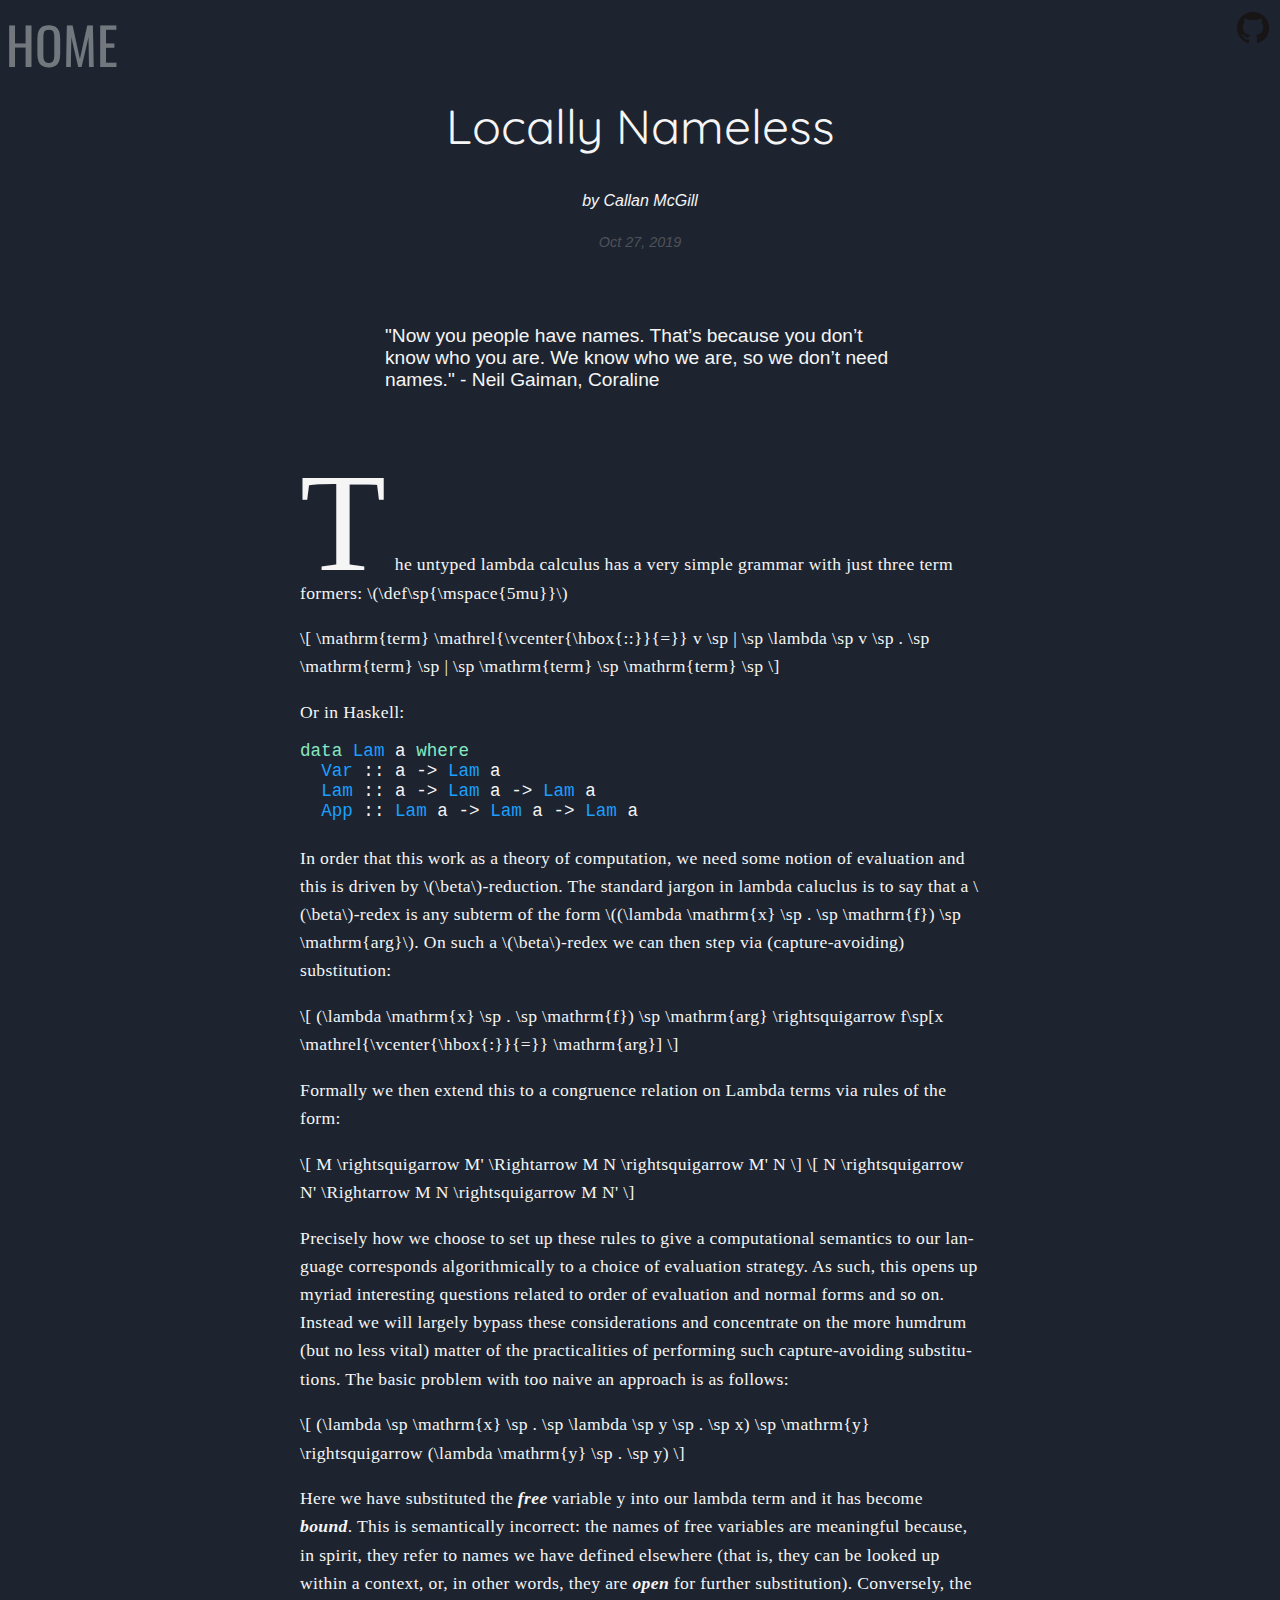
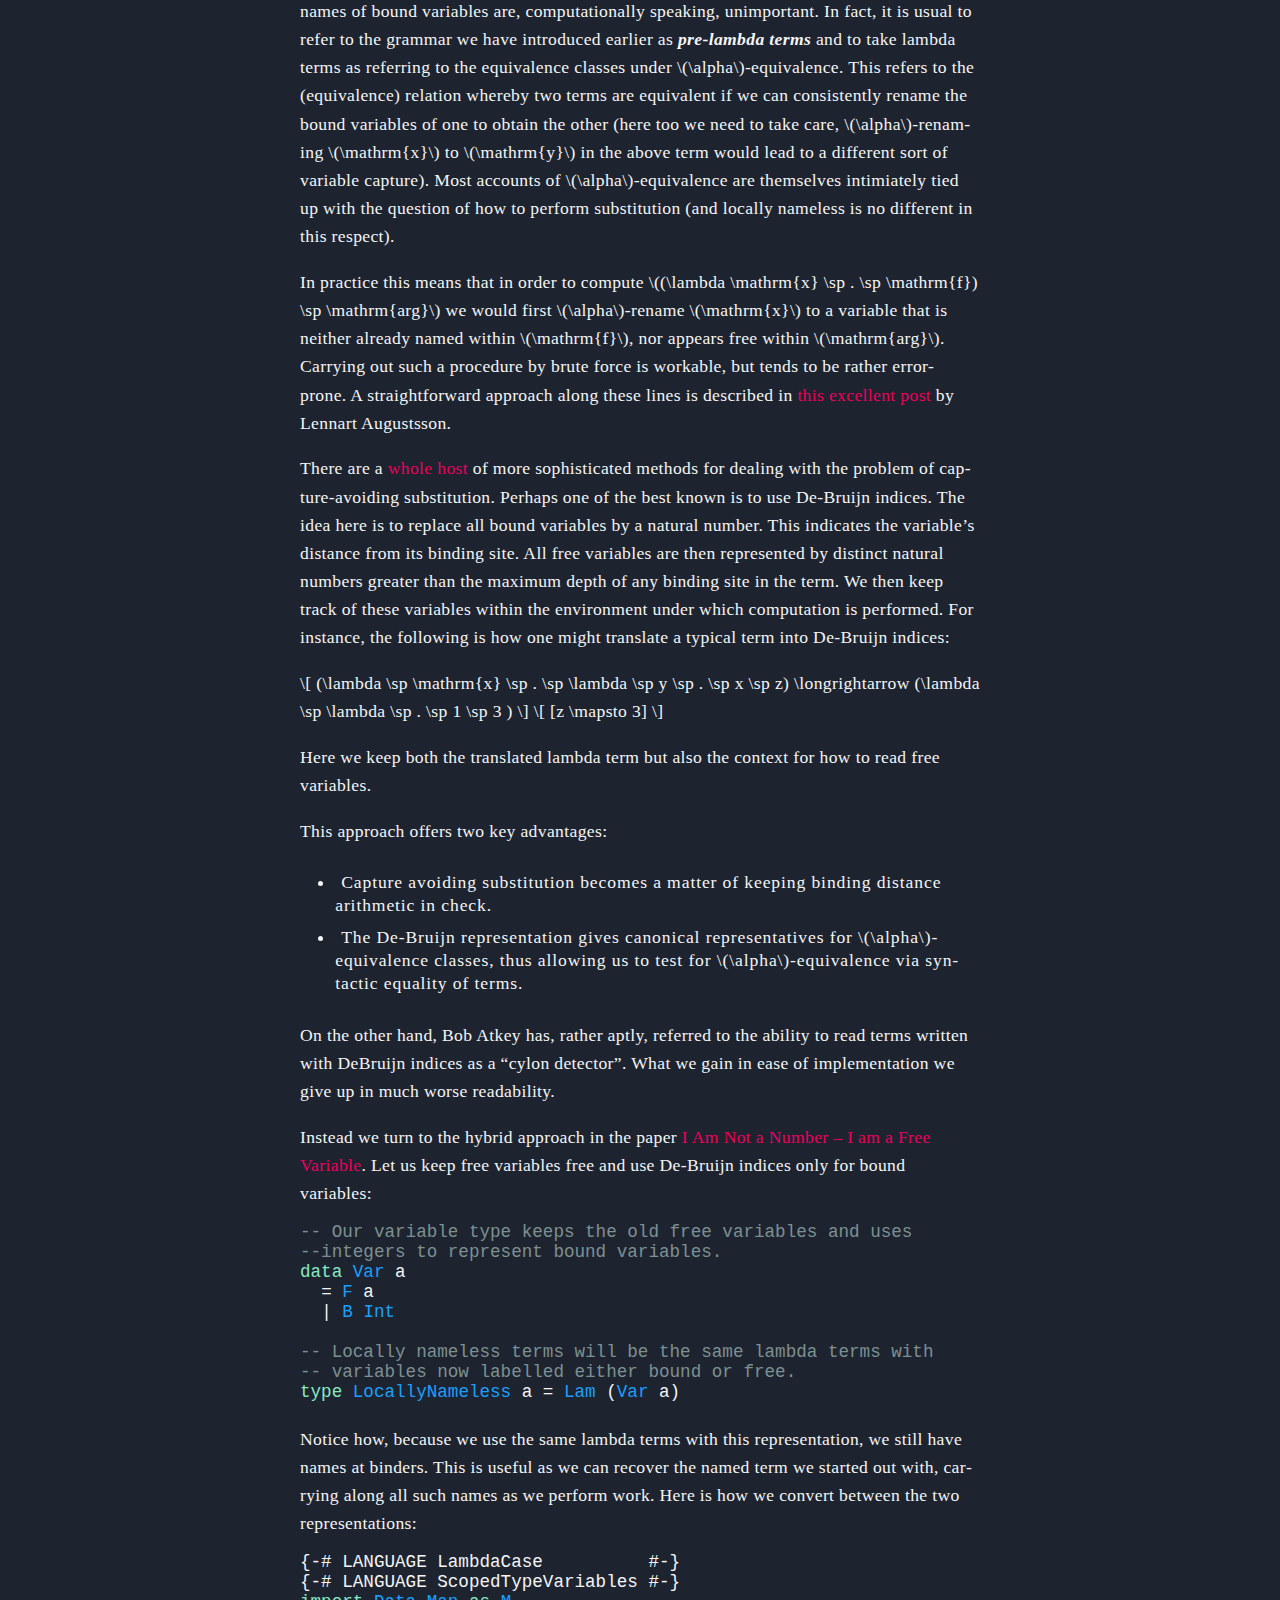
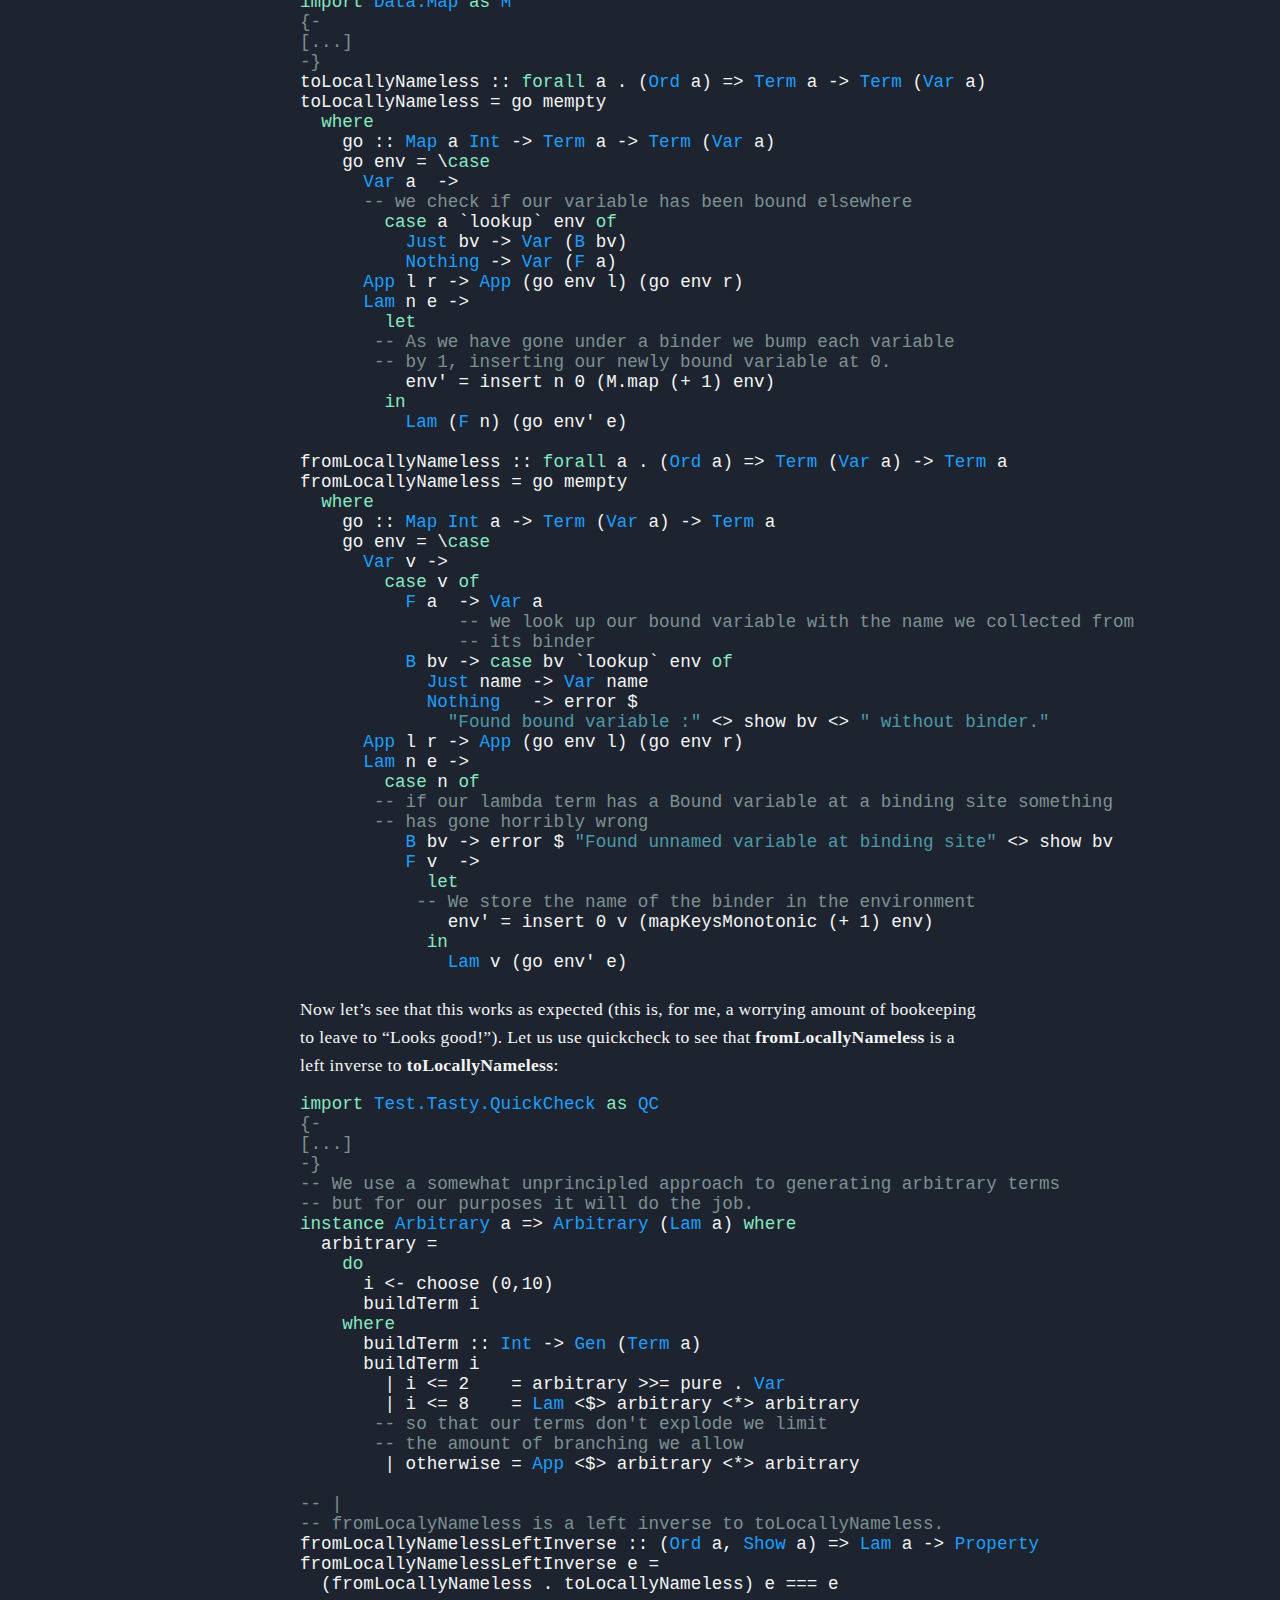
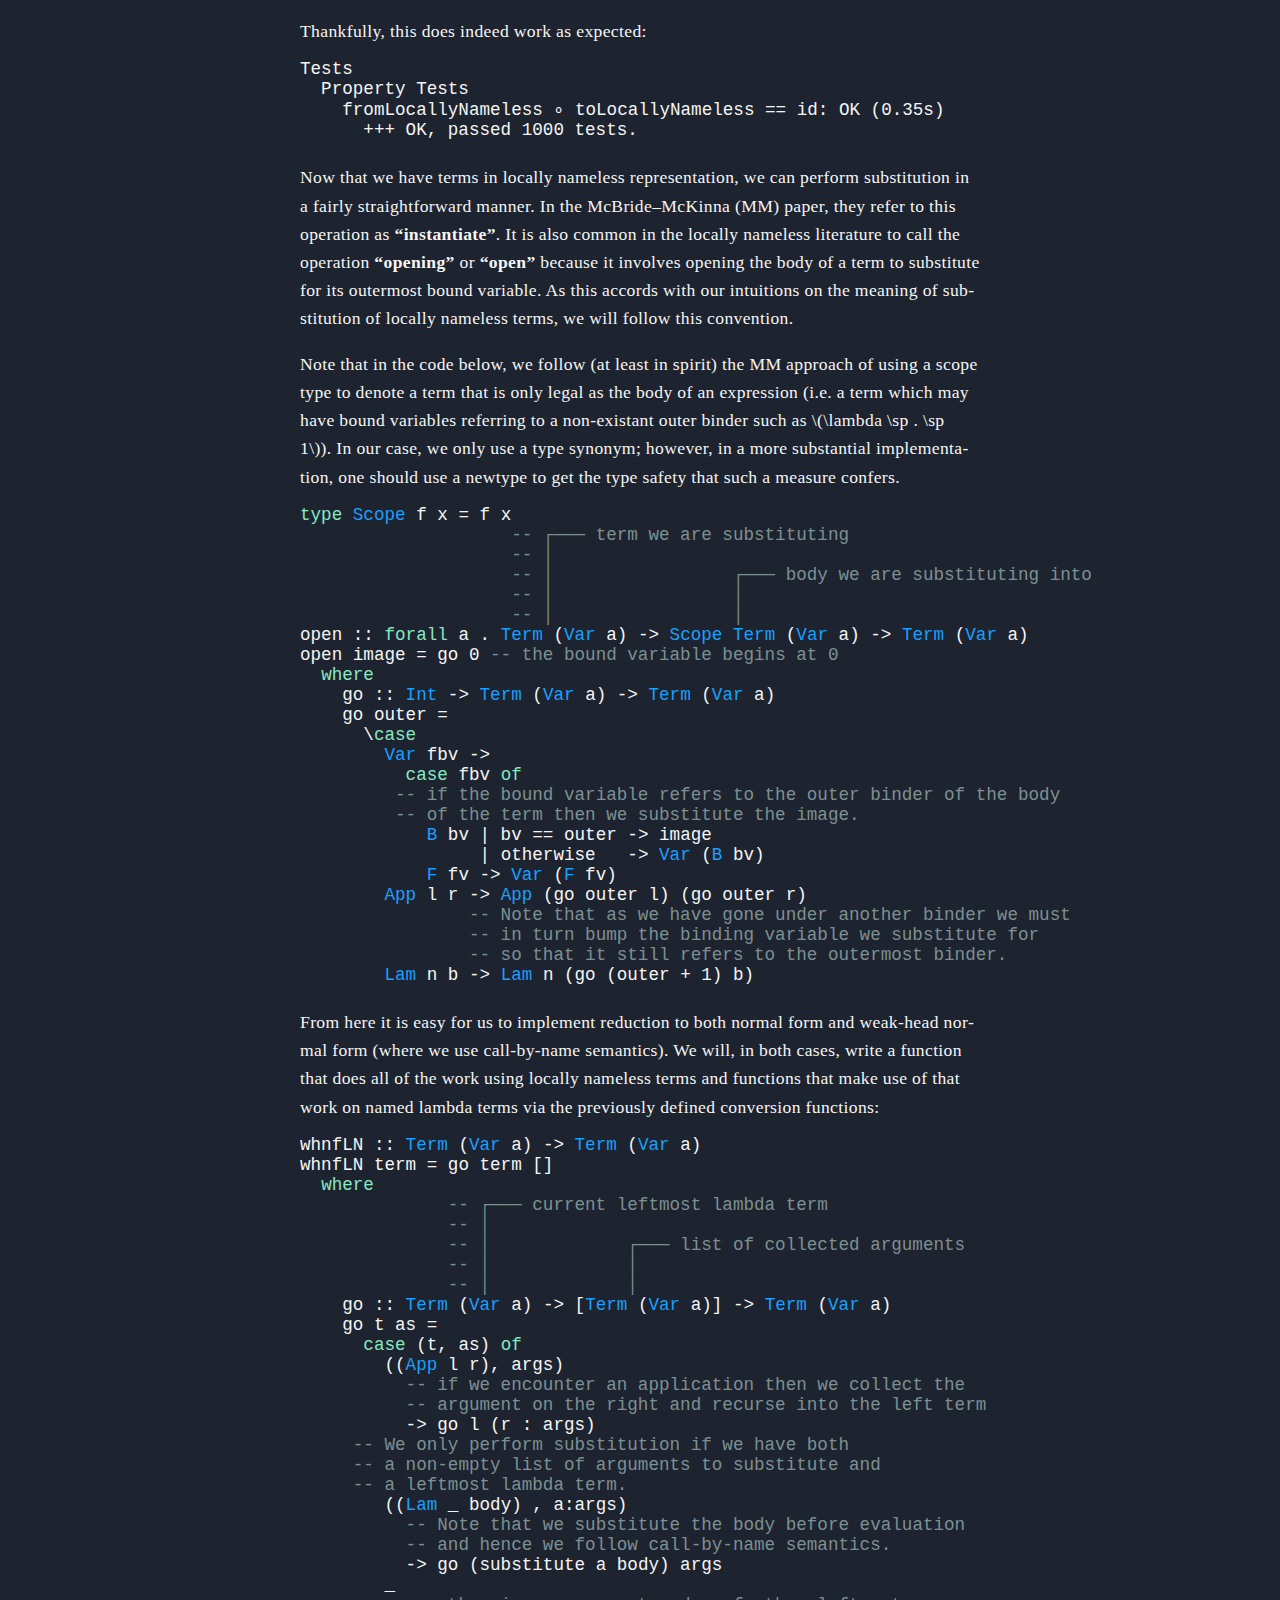
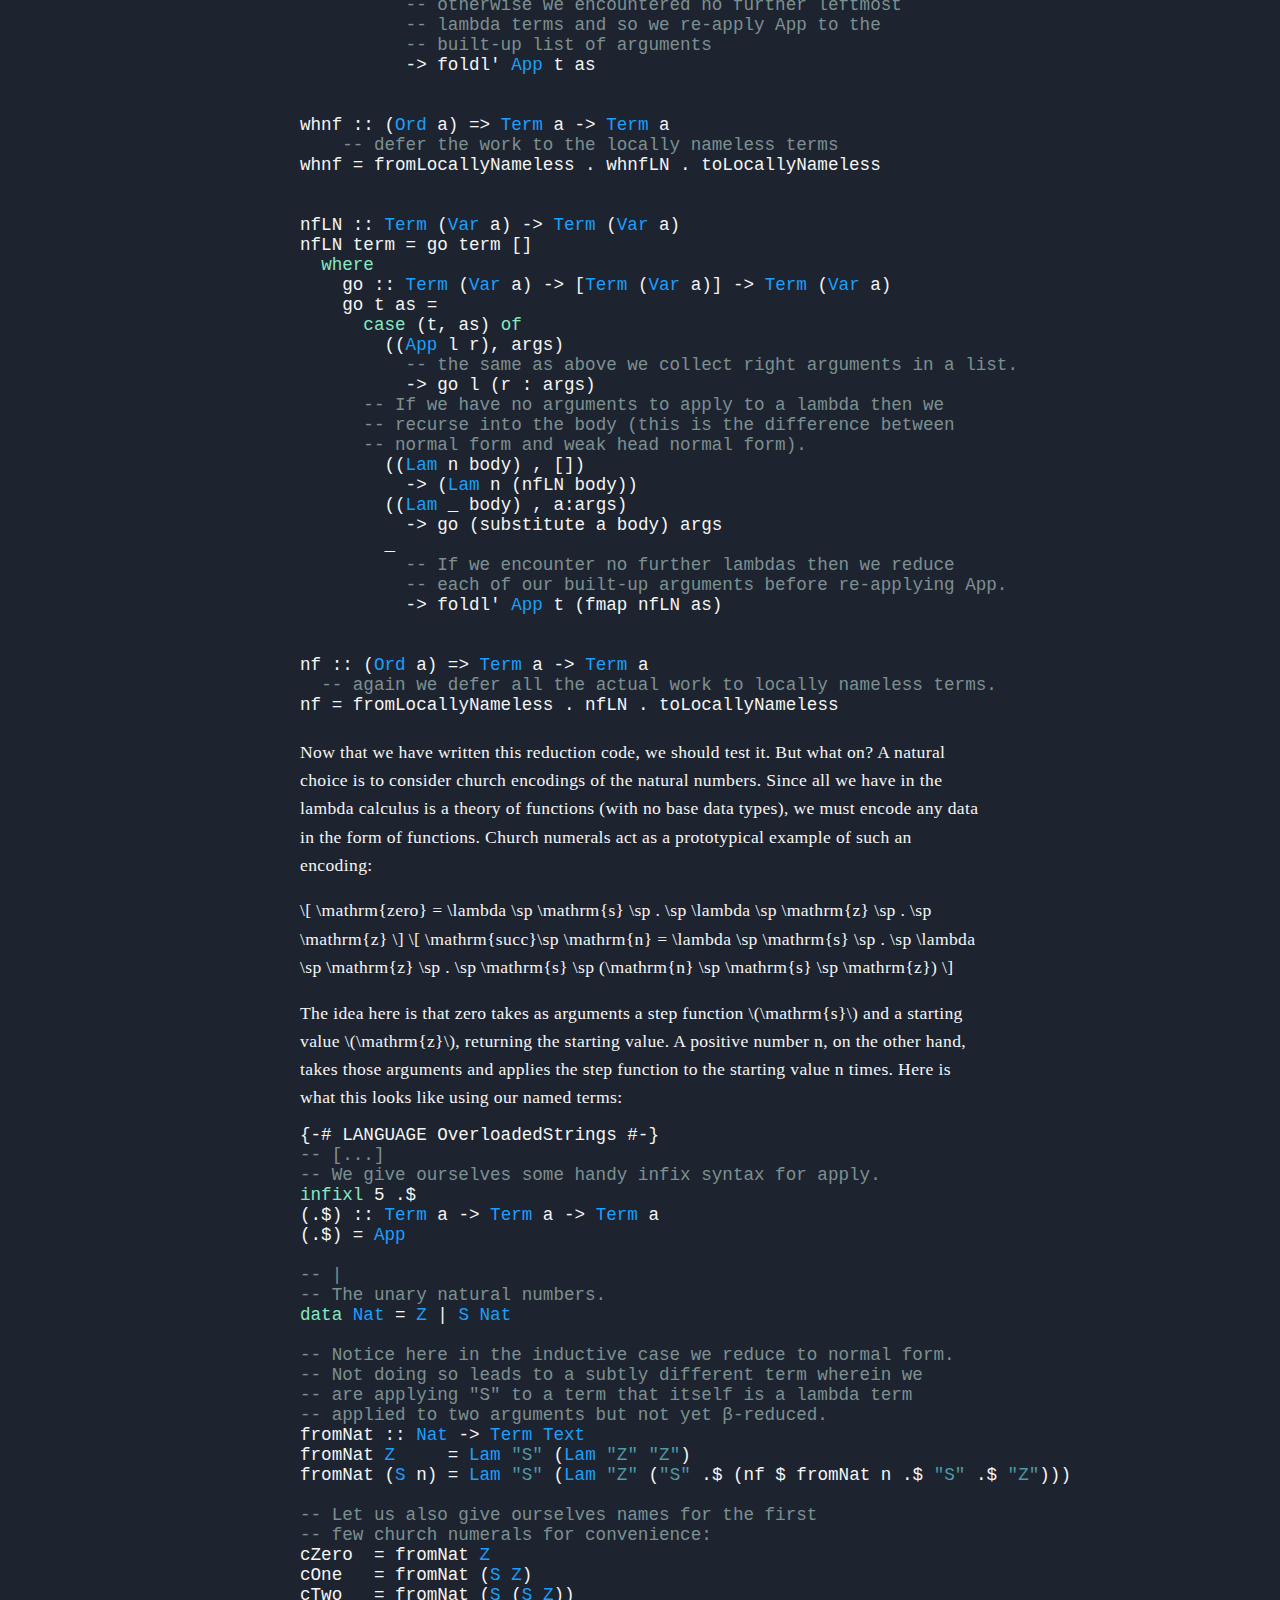
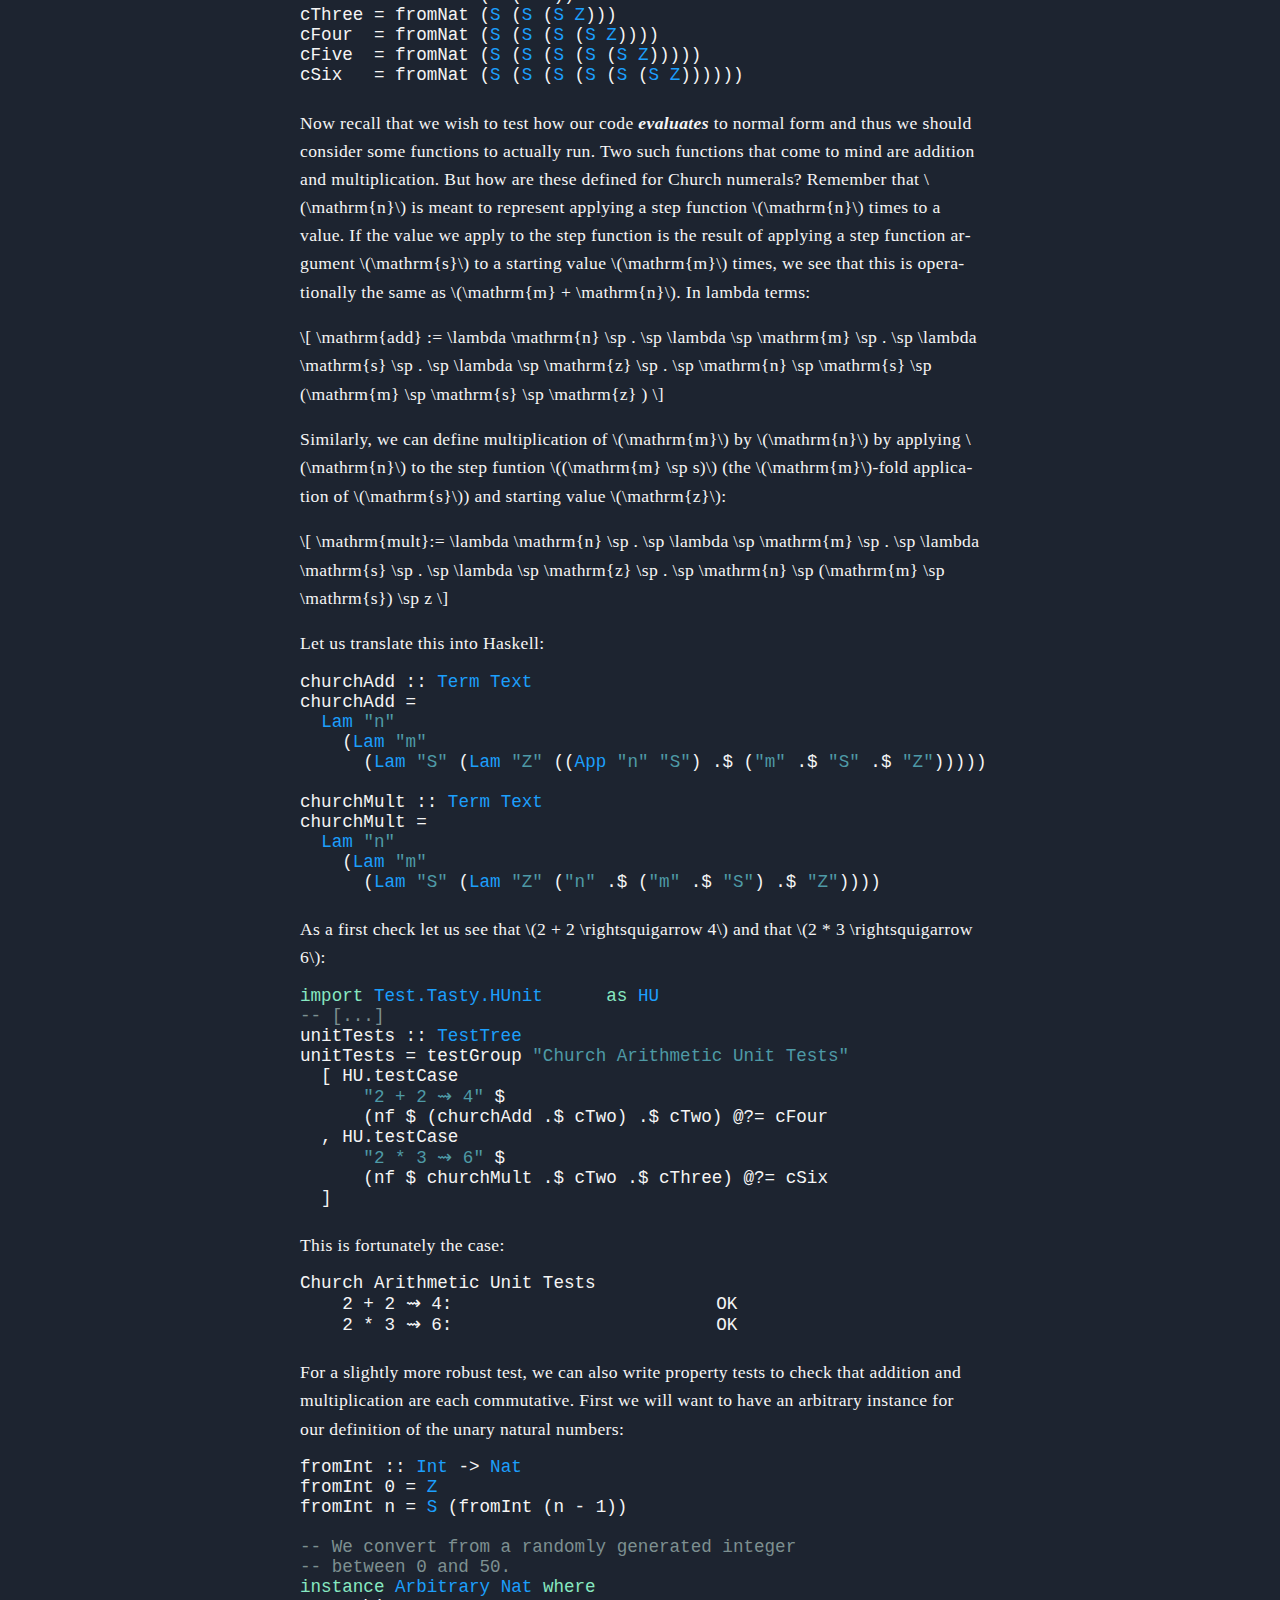
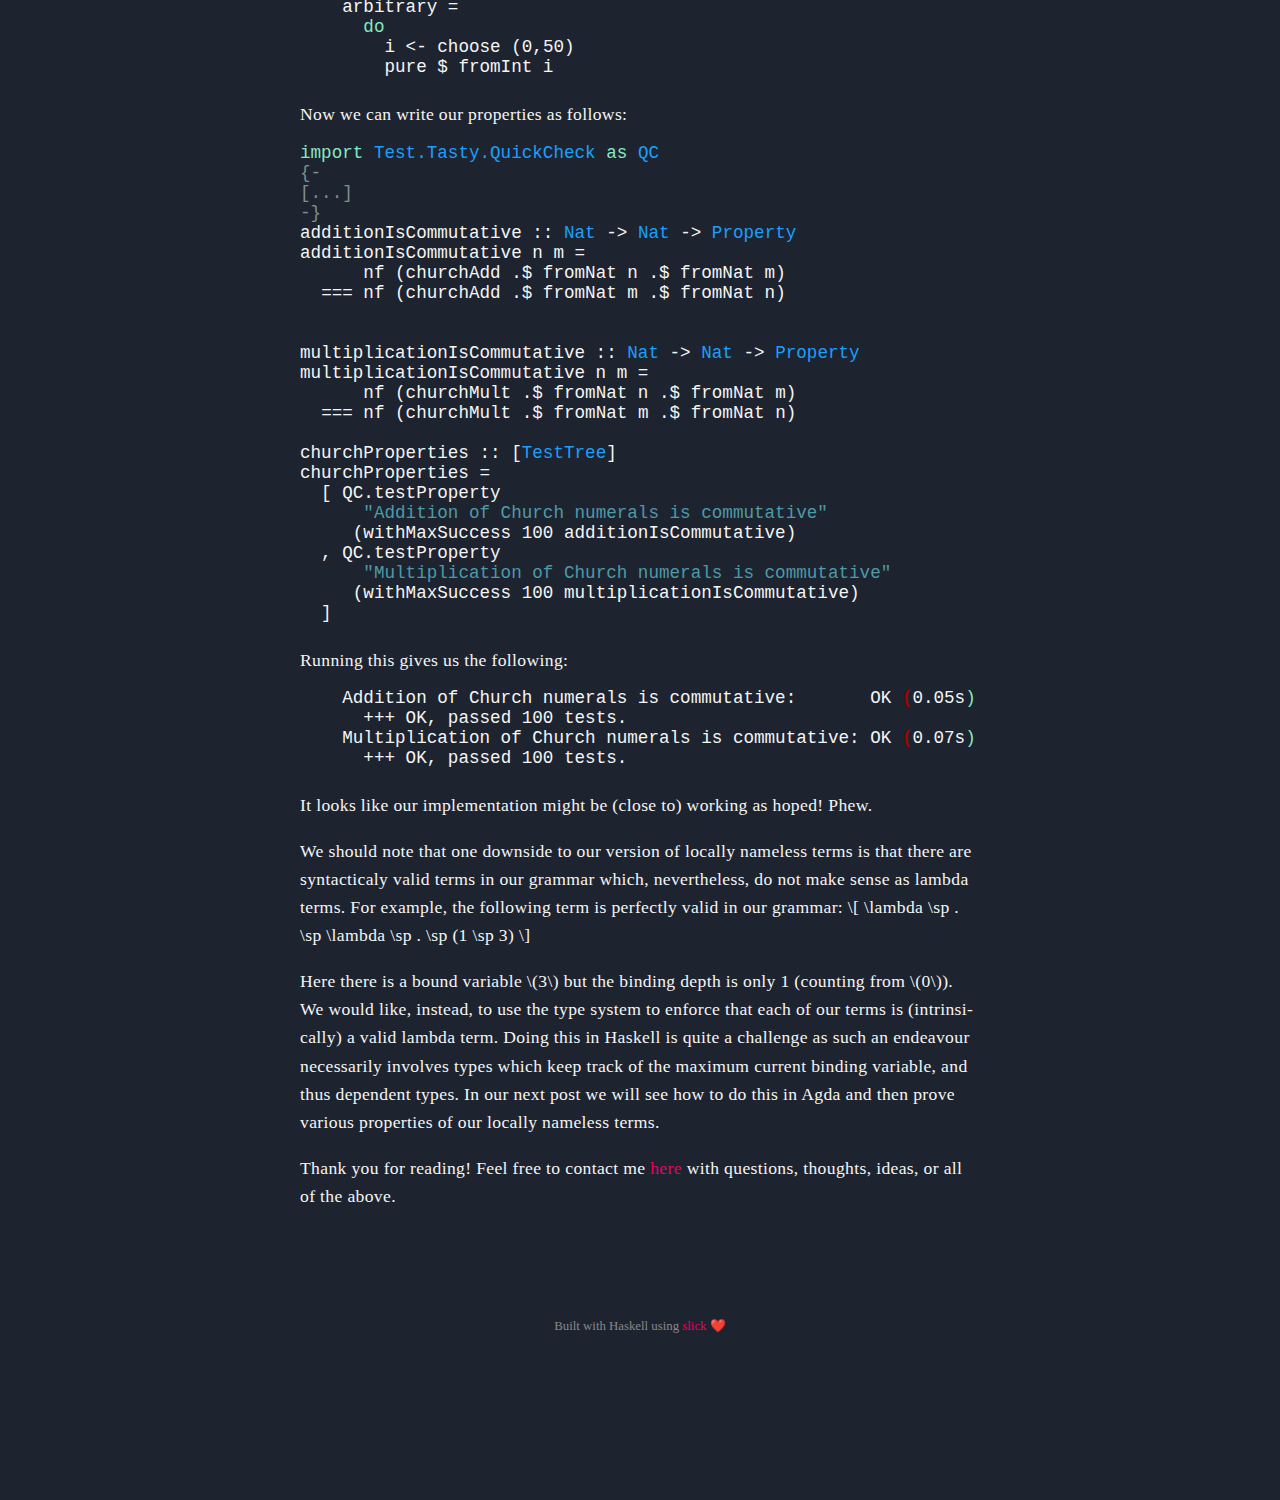
<file: posts/locally-nameless.html>
<!DOCTYPE html>
<html lang="en">
<head profile="http://www.w3.org/2005/10/profile">
    <meta charset="UTF-8">
    <meta name="description" content="Callan McGill">
    <meta name="author" content="Callan McGill">
    <meta name=viewport content="width=device-width, initial-scale=1">
    <meta name="twitter:card" content="summary_large_image">
    <meta name="twitter:title" content="Locally Nameless">
    <meta name="twitter:description" content="The locally nameless approach to substitution.">
        <title>Locally Nameless</title>
    <link rel="stylesheet" href="/css/style.css">
    <link rel="stylesheet" href="/css/syntax.css">
</head>
<body>
    <!DOCTYPE html>
    <header>
        <nav>
          
          <a id="beacon" href="/">
              <div id="home-text"> HOME </div>
          </a>
        </nav>
        <div class="right-sidebar">
            <a class="ext-link" href="https://github.com/boarders">
            <img src="/images/github-logo.png" alt="Github Profile"/>
        </a>

        <script type="text/javascript" async
                src="https://cdn.mathjax.org/mathjax/latest/MathJax.js?config=TeX-AMS-MML_HTMLorMML">
        </script>
    </header>

<div id="page">
    <div class="wrapper">
        <div class="masthead">
            <span class="title">
                Locally Nameless
            </span>
            <br>
            <br>
            <span class="byline">by Callan McGill</span>
            <br>
            <span class="date">Oct 27, 2019</span>
            <br>
            <br>
            <div class="metadata"> </div>
            </div>
    </div>
    <span class="quote"> "Now you people have names. That’s because you don’t know who you are. We
know who we are, so we don’t need names."  - Neil Gaiman, Coraline</span>
    </div>
    <article class="post">
        <p>The untyped lambda calculus has a very simple grammar with just three
term formers: <span
class="math inline">\(\def\sp{\mspace{5mu}}\)</span></p>
<p><span class="math display">\[ \mathrm{term}
\mathrel{\vcenter{\hbox{::}}{=}} v \sp
  | \sp \lambda \sp v \sp . \sp \mathrm{term} \sp
  | \sp \mathrm{term} \sp \mathrm{term} \sp
  \]</span></p>
<p>Or in Haskell:</p>
<div class="sourceCode" id="cb1"><pre
class="sourceCode haskell"><code class="sourceCode haskell"><span id="cb1-1"><a href="#cb1-1" aria-hidden="true" tabindex="-1"></a><span class="kw">data</span> <span class="dt">Lam</span> a <span class="kw">where</span></span>
<span id="cb1-2"><a href="#cb1-2" aria-hidden="true" tabindex="-1"></a>  <span class="dt">Var</span><span class="ot"> ::</span> a <span class="ot">-&gt;</span> <span class="dt">Lam</span> a</span>
<span id="cb1-3"><a href="#cb1-3" aria-hidden="true" tabindex="-1"></a>  <span class="dt">Lam</span><span class="ot"> ::</span> a <span class="ot">-&gt;</span> <span class="dt">Lam</span> a <span class="ot">-&gt;</span> <span class="dt">Lam</span> a</span>
<span id="cb1-4"><a href="#cb1-4" aria-hidden="true" tabindex="-1"></a>  <span class="dt">App</span><span class="ot"> ::</span> <span class="dt">Lam</span> a <span class="ot">-&gt;</span> <span class="dt">Lam</span> a <span class="ot">-&gt;</span> <span class="dt">Lam</span> a</span></code></pre></div>
<p>In order that this work as a theory of computation, we need some
notion of evaluation and this is driven by <span
class="math inline">\(\beta\)</span>-reduction. The standard jargon in
lambda caluclus is to say that a <span
class="math inline">\(\beta\)</span>-redex is any subterm of the form
<span class="math inline">\((\lambda \mathrm{x} \sp . \sp \mathrm{f})
\sp \mathrm{arg}\)</span>. On such a <span
class="math inline">\(\beta\)</span>-redex we can then step via
(capture-avoiding) substitution:</p>
<p><span class="math display">\[ (\lambda \mathrm{x} \sp . \sp
\mathrm{f}) \sp \mathrm{arg}
    \rightsquigarrow
   f\sp[x  \mathrel{\vcenter{\hbox{:}}{=}} \mathrm{arg}]
  \]</span></p>
<p>Formally we then extend this to a congruence relation on Lambda terms
via rules of the form:</p>
<p><span class="math display">\[
  M \rightsquigarrow M&#39; \Rightarrow M N \rightsquigarrow M&#39; N
\]</span> <span class="math display">\[
  N \rightsquigarrow N&#39; \Rightarrow M N \rightsquigarrow M  N&#39;
  \]</span></p>
<p>Precisely how we choose to set up these rules to give a computational
semantics to our language corresponds algorithmically to a choice of
evaluation strategy. As such, this opens up myriad interesting questions
related to order of evaluation and normal forms and so on. Instead we
will largely bypass these considerations and concentrate on the more
humdrum (but no less vital) matter of the practicalities of performing
such capture-avoiding substitutions. The basic problem with too naive an
approach is as follows:</p>
<p><span class="math display">\[ (\lambda \sp \mathrm{x} \sp . \sp
\lambda \sp y \sp . \sp  x) \sp \mathrm{y}
    \rightsquigarrow
   (\lambda \mathrm{y} \sp . \sp y)
  \]</span></p>
<p>Here we have substituted the <em>free</em> variable y into our lambda
term and it has become <em>bound</em>. This is semantically incorrect:
the names of free variables are meaningful because, in spirit, they
refer to names we have defined elsewhere (that is, they can be looked up
within a context, or, in other words, they are <em>open</em> for further
substitution). Conversely, the names of bound variables are,
computationally speaking, unimportant. In fact, it is usual to refer to
the grammar we have introduced earlier as <em>pre-lambda terms</em> and
to take lambda terms as referring to the equivalence classes under <span
class="math inline">\(\alpha\)</span>-equivalence. This refers to the
(equivalence) relation whereby two terms are equivalent if we can
consistently rename the bound variables of one to obtain the other (here
too we need to take care, <span
class="math inline">\(\alpha\)</span>-renaming <span
class="math inline">\(\mathrm{x}\)</span> to <span
class="math inline">\(\mathrm{y}\)</span> in the above term would lead
to a different sort of variable capture). Most accounts of <span
class="math inline">\(\alpha\)</span>-equivalence are themselves
intimiately tied up with the question of how to perform substitution
(and locally nameless is no different in this respect).</p>
<p>In practice this means that in order to compute <span
class="math inline">\((\lambda \mathrm{x} \sp . \sp \mathrm{f}) \sp
\mathrm{arg}\)</span> we would first <span
class="math inline">\(\alpha\)</span>-rename <span
class="math inline">\(\mathrm{x}\)</span> to a variable that is neither
already named within <span class="math inline">\(\mathrm{f}\)</span>,
nor appears free within <span
class="math inline">\(\mathrm{arg}\)</span>. Carrying out such a
procedure by brute force is workable, but tends to be rather
error-prone. A straightforward approach along these lines is described
in <a
href="http://augustss.blogspot.com/2007/10/simpler-easier-in-recent-paper-simply.html">this
excellent post</a> by Lennart Augustsson.</p>
<p>There are a <a
href="https://www.schoolofhaskell.com/user/edwardk/bound">whole host</a>
of more sophisticated methods for dealing with the problem of
capture-avoiding substitution. Perhaps one of the best known is to use
De-Bruijn indices. The idea here is to replace all bound variables by a
natural number. This indicates the variable’s distance from its binding
site. All free variables are then represented by distinct natural
numbers greater than the maximum depth of any binding site in the term.
We then keep track of these variables within the environment under which
computation is performed. For instance, the following is how one might
translate a typical term into De-Bruijn indices:</p>
<p><span class="math display">\[ (\lambda \sp \mathrm{x} \sp . \sp
\lambda \sp y \sp . \sp  x \sp z)
    \longrightarrow
   (\lambda \sp \lambda \sp . \sp 1 \sp 3 )
   \]</span> <span class="math display">\[
   [z \mapsto 3]
  \]</span></p>
<p>Here we keep both the translated lambda term but also the context for
how to read free variables.</p>
<p>This approach offers two key advantages:</p>
<ul>
<li>Capture avoiding substitution becomes a matter of keeping binding
distance arithmetic in check.</li>
<li>The De-Bruijn representation gives canonical representatives for
<span class="math inline">\(\alpha\)</span>-equivalence classes, thus
allowing us to test for <span
class="math inline">\(\alpha\)</span>-equivalence via syntactic equality
of terms.</li>
</ul>
<p>On the other hand, Bob Atkey has, rather aptly, referred to the
ability to read terms written with DeBruijn indices as a “cylon
detector”. What we gain in ease of implementation we give up in much
worse readability.</p>
<p>Instead we turn to the hybrid approach in the paper <a
href="http://www.cs.ru.nl/~james/RESEARCH/haskell2004.pdf">I Am Not a
Number – I am a Free Variable</a>. Let us keep free variables free and
use De-Bruijn indices only for bound variables:</p>
<div class="sourceCode" id="cb2"><pre
class="sourceCode haskell"><code class="sourceCode haskell"><span id="cb2-1"><a href="#cb2-1" aria-hidden="true" tabindex="-1"></a><span class="co">-- Our variable type keeps the old free variables and uses</span></span>
<span id="cb2-2"><a href="#cb2-2" aria-hidden="true" tabindex="-1"></a><span class="co">--integers to represent bound variables.</span></span>
<span id="cb2-3"><a href="#cb2-3" aria-hidden="true" tabindex="-1"></a><span class="kw">data</span> <span class="dt">Var</span> a</span>
<span id="cb2-4"><a href="#cb2-4" aria-hidden="true" tabindex="-1"></a>  <span class="ot">=</span> <span class="dt">F</span> a</span>
<span id="cb2-5"><a href="#cb2-5" aria-hidden="true" tabindex="-1"></a>  <span class="op">|</span> <span class="dt">B</span> <span class="dt">Int</span></span>
<span id="cb2-6"><a href="#cb2-6" aria-hidden="true" tabindex="-1"></a></span>
<span id="cb2-7"><a href="#cb2-7" aria-hidden="true" tabindex="-1"></a><span class="co">-- Locally nameless terms will be the same lambda terms with</span></span>
<span id="cb2-8"><a href="#cb2-8" aria-hidden="true" tabindex="-1"></a><span class="co">-- variables now labelled either bound or free.</span></span>
<span id="cb2-9"><a href="#cb2-9" aria-hidden="true" tabindex="-1"></a><span class="kw">type</span> <span class="dt">LocallyNameless</span> a <span class="ot">=</span> <span class="dt">Lam</span> (<span class="dt">Var</span> a)</span></code></pre></div>
<p>Notice how, because we use the same lambda terms with this
representation, we still have names at binders. This is useful as we can
recover the named term we started out with, carrying along all such
names as we perform work. Here is how we convert between the two
representations:</p>
<div class="sourceCode" id="cb3"><pre
class="sourceCode haskell"><code class="sourceCode haskell"><span id="cb3-1"><a href="#cb3-1" aria-hidden="true" tabindex="-1"></a><span class="ot">{-# LANGUAGE LambdaCase          #-}</span></span>
<span id="cb3-2"><a href="#cb3-2" aria-hidden="true" tabindex="-1"></a><span class="ot">{-# LANGUAGE ScopedTypeVariables #-}</span></span>
<span id="cb3-3"><a href="#cb3-3" aria-hidden="true" tabindex="-1"></a><span class="kw">import</span> <span class="dt">Data.Map</span> <span class="kw">as</span> <span class="dt">M</span></span>
<span id="cb3-4"><a href="#cb3-4" aria-hidden="true" tabindex="-1"></a><span class="co">{-</span></span>
<span id="cb3-5"><a href="#cb3-5" aria-hidden="true" tabindex="-1"></a><span class="co">[...]</span></span>
<span id="cb3-6"><a href="#cb3-6" aria-hidden="true" tabindex="-1"></a><span class="co">-}</span></span>
<span id="cb3-7"><a href="#cb3-7" aria-hidden="true" tabindex="-1"></a><span class="ot">toLocallyNameless ::</span> <span class="kw">forall</span> a <span class="op">.</span> (<span class="dt">Ord</span> a) <span class="ot">=&gt;</span> <span class="dt">Term</span> a <span class="ot">-&gt;</span> <span class="dt">Term</span> (<span class="dt">Var</span> a)</span>
<span id="cb3-8"><a href="#cb3-8" aria-hidden="true" tabindex="-1"></a>toLocallyNameless <span class="ot">=</span> go <span class="fu">mempty</span></span>
<span id="cb3-9"><a href="#cb3-9" aria-hidden="true" tabindex="-1"></a>  <span class="kw">where</span></span>
<span id="cb3-10"><a href="#cb3-10" aria-hidden="true" tabindex="-1"></a><span class="ot">    go ::</span> <span class="dt">Map</span> a <span class="dt">Int</span> <span class="ot">-&gt;</span> <span class="dt">Term</span> a <span class="ot">-&gt;</span> <span class="dt">Term</span> (<span class="dt">Var</span> a)</span>
<span id="cb3-11"><a href="#cb3-11" aria-hidden="true" tabindex="-1"></a>    go env <span class="ot">=</span> \<span class="kw">case</span></span>
<span id="cb3-12"><a href="#cb3-12" aria-hidden="true" tabindex="-1"></a>      <span class="dt">Var</span> a  <span class="ot">-&gt;</span></span>
<span id="cb3-13"><a href="#cb3-13" aria-hidden="true" tabindex="-1"></a>      <span class="co">-- we check if our variable has been bound elsewhere</span></span>
<span id="cb3-14"><a href="#cb3-14" aria-hidden="true" tabindex="-1"></a>        <span class="kw">case</span> a <span class="ot">`lookup`</span> env <span class="kw">of</span></span>
<span id="cb3-15"><a href="#cb3-15" aria-hidden="true" tabindex="-1"></a>          <span class="dt">Just</span> bv <span class="ot">-&gt;</span> <span class="dt">Var</span> (<span class="dt">B</span> bv)</span>
<span id="cb3-16"><a href="#cb3-16" aria-hidden="true" tabindex="-1"></a>          <span class="dt">Nothing</span> <span class="ot">-&gt;</span> <span class="dt">Var</span> (<span class="dt">F</span> a)</span>
<span id="cb3-17"><a href="#cb3-17" aria-hidden="true" tabindex="-1"></a>      <span class="dt">App</span> l r <span class="ot">-&gt;</span> <span class="dt">App</span> (go env l) (go env r)</span>
<span id="cb3-18"><a href="#cb3-18" aria-hidden="true" tabindex="-1"></a>      <span class="dt">Lam</span> n e <span class="ot">-&gt;</span></span>
<span id="cb3-19"><a href="#cb3-19" aria-hidden="true" tabindex="-1"></a>        <span class="kw">let</span></span>
<span id="cb3-20"><a href="#cb3-20" aria-hidden="true" tabindex="-1"></a>       <span class="co">-- As we have gone under a binder we bump each variable</span></span>
<span id="cb3-21"><a href="#cb3-21" aria-hidden="true" tabindex="-1"></a>       <span class="co">-- by 1, inserting our newly bound variable at 0.</span></span>
<span id="cb3-22"><a href="#cb3-22" aria-hidden="true" tabindex="-1"></a>          env&#39; <span class="ot">=</span> insert n <span class="dv">0</span> (M.map (<span class="op">+</span> <span class="dv">1</span>) env)</span>
<span id="cb3-23"><a href="#cb3-23" aria-hidden="true" tabindex="-1"></a>        <span class="kw">in</span></span>
<span id="cb3-24"><a href="#cb3-24" aria-hidden="true" tabindex="-1"></a>          <span class="dt">Lam</span> (<span class="dt">F</span> n) (go env&#39; e)</span>
<span id="cb3-25"><a href="#cb3-25" aria-hidden="true" tabindex="-1"></a></span>
<span id="cb3-26"><a href="#cb3-26" aria-hidden="true" tabindex="-1"></a><span class="ot">fromLocallyNameless ::</span> <span class="kw">forall</span> a <span class="op">.</span> (<span class="dt">Ord</span> a) <span class="ot">=&gt;</span> <span class="dt">Term</span> (<span class="dt">Var</span> a) <span class="ot">-&gt;</span> <span class="dt">Term</span> a</span>
<span id="cb3-27"><a href="#cb3-27" aria-hidden="true" tabindex="-1"></a>fromLocallyNameless <span class="ot">=</span> go <span class="fu">mempty</span></span>
<span id="cb3-28"><a href="#cb3-28" aria-hidden="true" tabindex="-1"></a>  <span class="kw">where</span></span>
<span id="cb3-29"><a href="#cb3-29" aria-hidden="true" tabindex="-1"></a><span class="ot">    go ::</span> <span class="dt">Map</span> <span class="dt">Int</span> a <span class="ot">-&gt;</span> <span class="dt">Term</span> (<span class="dt">Var</span> a) <span class="ot">-&gt;</span> <span class="dt">Term</span> a</span>
<span id="cb3-30"><a href="#cb3-30" aria-hidden="true" tabindex="-1"></a>    go env <span class="ot">=</span> \<span class="kw">case</span></span>
<span id="cb3-31"><a href="#cb3-31" aria-hidden="true" tabindex="-1"></a>      <span class="dt">Var</span> v <span class="ot">-&gt;</span></span>
<span id="cb3-32"><a href="#cb3-32" aria-hidden="true" tabindex="-1"></a>        <span class="kw">case</span> v <span class="kw">of</span></span>
<span id="cb3-33"><a href="#cb3-33" aria-hidden="true" tabindex="-1"></a>          <span class="dt">F</span> a  <span class="ot">-&gt;</span> <span class="dt">Var</span> a</span>
<span id="cb3-34"><a href="#cb3-34" aria-hidden="true" tabindex="-1"></a>               <span class="co">-- we look up our bound variable with the name we collected from</span></span>
<span id="cb3-35"><a href="#cb3-35" aria-hidden="true" tabindex="-1"></a>               <span class="co">-- its binder</span></span>
<span id="cb3-36"><a href="#cb3-36" aria-hidden="true" tabindex="-1"></a>          <span class="dt">B</span> bv <span class="ot">-&gt;</span> <span class="kw">case</span> bv <span class="ot">`lookup`</span> env <span class="kw">of</span></span>
<span id="cb3-37"><a href="#cb3-37" aria-hidden="true" tabindex="-1"></a>            <span class="dt">Just</span> name <span class="ot">-&gt;</span> <span class="dt">Var</span> name</span>
<span id="cb3-38"><a href="#cb3-38" aria-hidden="true" tabindex="-1"></a>            <span class="dt">Nothing</span>   <span class="ot">-&gt;</span> <span class="fu">error</span> <span class="op">$</span> </span>
<span id="cb3-39"><a href="#cb3-39" aria-hidden="true" tabindex="-1"></a>              <span class="st">&quot;Found bound variable :&quot;</span> <span class="op">&lt;&gt;</span> <span class="fu">show</span> bv <span class="op">&lt;&gt;</span> <span class="st">&quot; without binder.&quot;</span></span>
<span id="cb3-40"><a href="#cb3-40" aria-hidden="true" tabindex="-1"></a>      <span class="dt">App</span> l r <span class="ot">-&gt;</span> <span class="dt">App</span> (go env l) (go env r)</span>
<span id="cb3-41"><a href="#cb3-41" aria-hidden="true" tabindex="-1"></a>      <span class="dt">Lam</span> n e <span class="ot">-&gt;</span></span>
<span id="cb3-42"><a href="#cb3-42" aria-hidden="true" tabindex="-1"></a>        <span class="kw">case</span> n <span class="kw">of</span></span>
<span id="cb3-43"><a href="#cb3-43" aria-hidden="true" tabindex="-1"></a>       <span class="co">-- if our lambda term has a Bound variable at a binding site something</span></span>
<span id="cb3-44"><a href="#cb3-44" aria-hidden="true" tabindex="-1"></a>       <span class="co">-- has gone horribly wrong</span></span>
<span id="cb3-45"><a href="#cb3-45" aria-hidden="true" tabindex="-1"></a>          <span class="dt">B</span> bv <span class="ot">-&gt;</span> <span class="fu">error</span> <span class="op">$</span> <span class="st">&quot;Found unnamed variable at binding site&quot;</span> <span class="op">&lt;&gt;</span> <span class="fu">show</span> bv</span>
<span id="cb3-46"><a href="#cb3-46" aria-hidden="true" tabindex="-1"></a>          <span class="dt">F</span> v  <span class="ot">-&gt;</span></span>
<span id="cb3-47"><a href="#cb3-47" aria-hidden="true" tabindex="-1"></a>            <span class="kw">let</span></span>
<span id="cb3-48"><a href="#cb3-48" aria-hidden="true" tabindex="-1"></a>           <span class="co">-- We store the name of the binder in the environment</span></span>
<span id="cb3-49"><a href="#cb3-49" aria-hidden="true" tabindex="-1"></a>              env&#39; <span class="ot">=</span> insert <span class="dv">0</span> v (mapKeysMonotonic (<span class="op">+</span> <span class="dv">1</span>) env)</span>
<span id="cb3-50"><a href="#cb3-50" aria-hidden="true" tabindex="-1"></a>            <span class="kw">in</span></span>
<span id="cb3-51"><a href="#cb3-51" aria-hidden="true" tabindex="-1"></a>              <span class="dt">Lam</span> v (go env&#39; e)</span></code></pre></div>
<p>Now let’s see that this works as expected (this is, for me, a
worrying amount of bookeeping to leave to “Looks good!”). Let us use
quickcheck to see that <strong>fromLocallyNameless</strong> is a left
inverse to <strong>toLocallyNameless</strong>:</p>
<div class="sourceCode" id="cb4"><pre
class="sourceCode haskell"><code class="sourceCode haskell"><span id="cb4-1"><a href="#cb4-1" aria-hidden="true" tabindex="-1"></a><span class="kw">import</span> <span class="dt">Test.Tasty.QuickCheck</span> <span class="kw">as</span> <span class="dt">QC</span></span>
<span id="cb4-2"><a href="#cb4-2" aria-hidden="true" tabindex="-1"></a><span class="co">{-</span></span>
<span id="cb4-3"><a href="#cb4-3" aria-hidden="true" tabindex="-1"></a><span class="co">[...]</span></span>
<span id="cb4-4"><a href="#cb4-4" aria-hidden="true" tabindex="-1"></a><span class="co">-}</span></span>
<span id="cb4-5"><a href="#cb4-5" aria-hidden="true" tabindex="-1"></a><span class="co">-- We use a somewhat unprincipled approach to generating arbitrary terms</span></span>
<span id="cb4-6"><a href="#cb4-6" aria-hidden="true" tabindex="-1"></a><span class="co">-- but for our purposes it will do the job.</span></span>
<span id="cb4-7"><a href="#cb4-7" aria-hidden="true" tabindex="-1"></a><span class="kw">instance</span> <span class="dt">Arbitrary</span> a <span class="ot">=&gt;</span> <span class="dt">Arbitrary</span> (<span class="dt">Lam</span> a) <span class="kw">where</span></span>
<span id="cb4-8"><a href="#cb4-8" aria-hidden="true" tabindex="-1"></a>  arbitrary <span class="ot">=</span></span>
<span id="cb4-9"><a href="#cb4-9" aria-hidden="true" tabindex="-1"></a>    <span class="kw">do</span></span>
<span id="cb4-10"><a href="#cb4-10" aria-hidden="true" tabindex="-1"></a>      i <span class="ot">&lt;-</span> choose (<span class="dv">0</span>,<span class="dv">10</span>)</span>
<span id="cb4-11"><a href="#cb4-11" aria-hidden="true" tabindex="-1"></a>      buildTerm i</span>
<span id="cb4-12"><a href="#cb4-12" aria-hidden="true" tabindex="-1"></a>    <span class="kw">where</span></span>
<span id="cb4-13"><a href="#cb4-13" aria-hidden="true" tabindex="-1"></a><span class="ot">      buildTerm ::</span> <span class="dt">Int</span> <span class="ot">-&gt;</span> <span class="dt">Gen</span> (<span class="dt">Term</span> a)</span>
<span id="cb4-14"><a href="#cb4-14" aria-hidden="true" tabindex="-1"></a>      buildTerm i</span>
<span id="cb4-15"><a href="#cb4-15" aria-hidden="true" tabindex="-1"></a>        <span class="op">|</span> i <span class="op">&lt;=</span> <span class="dv">2</span>    <span class="ot">=</span> arbitrary <span class="op">&gt;&gt;=</span> <span class="fu">pure</span> <span class="op">.</span> <span class="dt">Var</span></span>
<span id="cb4-16"><a href="#cb4-16" aria-hidden="true" tabindex="-1"></a>        <span class="op">|</span> i <span class="op">&lt;=</span> <span class="dv">8</span>    <span class="ot">=</span> <span class="dt">Lam</span> <span class="op">&lt;$&gt;</span> arbitrary <span class="op">&lt;*&gt;</span> arbitrary</span>
<span id="cb4-17"><a href="#cb4-17" aria-hidden="true" tabindex="-1"></a>       <span class="co">-- so that our terms don&#39;t explode we limit</span></span>
<span id="cb4-18"><a href="#cb4-18" aria-hidden="true" tabindex="-1"></a>       <span class="co">-- the amount of branching we allow</span></span>
<span id="cb4-19"><a href="#cb4-19" aria-hidden="true" tabindex="-1"></a>        <span class="op">|</span> <span class="fu">otherwise</span> <span class="ot">=</span> <span class="dt">App</span> <span class="op">&lt;$&gt;</span> arbitrary <span class="op">&lt;*&gt;</span> arbitrary</span>
<span id="cb4-20"><a href="#cb4-20" aria-hidden="true" tabindex="-1"></a></span>
<span id="cb4-21"><a href="#cb4-21" aria-hidden="true" tabindex="-1"></a><span class="co">-- |</span></span>
<span id="cb4-22"><a href="#cb4-22" aria-hidden="true" tabindex="-1"></a><span class="co">-- fromLocalyNameless is a left inverse to toLocallyNameless.</span></span>
<span id="cb4-23"><a href="#cb4-23" aria-hidden="true" tabindex="-1"></a><span class="ot">fromLocallyNamelessLeftInverse ::</span> (<span class="dt">Ord</span> a, <span class="dt">Show</span> a) <span class="ot">=&gt;</span> <span class="dt">Lam</span> a <span class="ot">-&gt;</span> <span class="dt">Property</span></span>
<span id="cb4-24"><a href="#cb4-24" aria-hidden="true" tabindex="-1"></a>fromLocallyNamelessLeftInverse e <span class="ot">=</span></span>
<span id="cb4-25"><a href="#cb4-25" aria-hidden="true" tabindex="-1"></a>  (fromLocallyNameless <span class="op">.</span> toLocallyNameless) e <span class="op">===</span> e</span></code></pre></div>
<p>Thankfully, this does indeed work as expected:</p>
<pre class="shell"><code>Tests
  Property Tests
    fromLocallyNameless ∘ toLocallyNameless == id: OK (0.35s)
      +++ OK, passed 1000 tests.</code></pre>
<p>Now that we have terms in locally nameless representation, we can
perform substitution in a fairly straightforward manner. In the
McBride–McKinna (MM) paper, they refer to this operation as
<strong>“instantiate”</strong>. It is also common in the locally
nameless literature to call the operation <strong>“opening”</strong> or
<strong>“open”</strong> because it involves opening the body of a term
to substitute for its outermost bound variable. As this accords with our
intuitions on the meaning of substitution of locally nameless terms, we
will follow this convention.</p>
<p>Note that in the code below, we follow (at least in spirit) the MM
approach of using a scope type to denote a term that is only legal as
the body of an expression (i.e. a term which may have bound variables
referring to a non-existant outer binder such as <span
class="math inline">\(\lambda \sp . \sp 1\)</span>). In our case, we
only use a type synonym; however, in a more substantial implementation,
one should use a newtype to get the type safety that such a measure
confers.</p>
<div class="sourceCode" id="cb6"><pre
class="sourceCode haskell"><code class="sourceCode haskell"><span id="cb6-1"><a href="#cb6-1" aria-hidden="true" tabindex="-1"></a><span class="kw">type</span> <span class="dt">Scope</span> f x <span class="ot">=</span> f x</span>
<span id="cb6-2"><a href="#cb6-2" aria-hidden="true" tabindex="-1"></a>                    <span class="co">-- ┌─── term we are substituting</span></span>
<span id="cb6-3"><a href="#cb6-3" aria-hidden="true" tabindex="-1"></a>                    <span class="co">-- │</span></span>
<span id="cb6-4"><a href="#cb6-4" aria-hidden="true" tabindex="-1"></a>                    <span class="co">-- │                 ┌─── body we are substituting into</span></span>
<span id="cb6-5"><a href="#cb6-5" aria-hidden="true" tabindex="-1"></a>                    <span class="co">-- │                 │</span></span>
<span id="cb6-6"><a href="#cb6-6" aria-hidden="true" tabindex="-1"></a>                    <span class="co">-- │                 │</span></span>
<span id="cb6-7"><a href="#cb6-7" aria-hidden="true" tabindex="-1"></a><span class="ot">open ::</span> <span class="kw">forall</span> a <span class="op">.</span> <span class="dt">Term</span> (<span class="dt">Var</span> a) <span class="ot">-&gt;</span> <span class="dt">Scope</span> <span class="dt">Term</span> (<span class="dt">Var</span> a) <span class="ot">-&gt;</span> <span class="dt">Term</span> (<span class="dt">Var</span> a)</span>
<span id="cb6-8"><a href="#cb6-8" aria-hidden="true" tabindex="-1"></a>open image <span class="ot">=</span> go <span class="dv">0</span> <span class="co">-- the bound variable begins at 0</span></span>
<span id="cb6-9"><a href="#cb6-9" aria-hidden="true" tabindex="-1"></a>  <span class="kw">where</span></span>
<span id="cb6-10"><a href="#cb6-10" aria-hidden="true" tabindex="-1"></a><span class="ot">    go ::</span> <span class="dt">Int</span> <span class="ot">-&gt;</span> <span class="dt">Term</span> (<span class="dt">Var</span> a) <span class="ot">-&gt;</span> <span class="dt">Term</span> (<span class="dt">Var</span> a)</span>
<span id="cb6-11"><a href="#cb6-11" aria-hidden="true" tabindex="-1"></a>    go outer <span class="ot">=</span></span>
<span id="cb6-12"><a href="#cb6-12" aria-hidden="true" tabindex="-1"></a>      \<span class="kw">case</span></span>
<span id="cb6-13"><a href="#cb6-13" aria-hidden="true" tabindex="-1"></a>        <span class="dt">Var</span> fbv <span class="ot">-&gt;</span></span>
<span id="cb6-14"><a href="#cb6-14" aria-hidden="true" tabindex="-1"></a>          <span class="kw">case</span> fbv <span class="kw">of</span></span>
<span id="cb6-15"><a href="#cb6-15" aria-hidden="true" tabindex="-1"></a>         <span class="co">-- if the bound variable refers to the outer binder of the body</span></span>
<span id="cb6-16"><a href="#cb6-16" aria-hidden="true" tabindex="-1"></a>         <span class="co">-- of the term then we substitute the image.</span></span>
<span id="cb6-17"><a href="#cb6-17" aria-hidden="true" tabindex="-1"></a>            <span class="dt">B</span> bv <span class="op">|</span> bv <span class="op">==</span> outer <span class="ot">-&gt;</span> image</span>
<span id="cb6-18"><a href="#cb6-18" aria-hidden="true" tabindex="-1"></a>                 <span class="op">|</span> <span class="fu">otherwise</span>   <span class="ot">-&gt;</span> <span class="dt">Var</span> (<span class="dt">B</span> bv)</span>
<span id="cb6-19"><a href="#cb6-19" aria-hidden="true" tabindex="-1"></a>            <span class="dt">F</span> fv <span class="ot">-&gt;</span> <span class="dt">Var</span> (<span class="dt">F</span> fv)</span>
<span id="cb6-20"><a href="#cb6-20" aria-hidden="true" tabindex="-1"></a>        <span class="dt">App</span> l r <span class="ot">-&gt;</span> <span class="dt">App</span> (go outer l) (go outer r)</span>
<span id="cb6-21"><a href="#cb6-21" aria-hidden="true" tabindex="-1"></a>                <span class="co">-- Note that as we have gone under another binder we must</span></span>
<span id="cb6-22"><a href="#cb6-22" aria-hidden="true" tabindex="-1"></a>                <span class="co">-- in turn bump the binding variable we substitute for</span></span>
<span id="cb6-23"><a href="#cb6-23" aria-hidden="true" tabindex="-1"></a>                <span class="co">-- so that it still refers to the outermost binder.</span></span>
<span id="cb6-24"><a href="#cb6-24" aria-hidden="true" tabindex="-1"></a>        <span class="dt">Lam</span> n b <span class="ot">-&gt;</span> <span class="dt">Lam</span> n (go (outer <span class="op">+</span> <span class="dv">1</span>) b)</span></code></pre></div>
<p>From here it is easy for us to implement reduction to both normal
form and weak-head normal form (where we use call-by-name semantics). We
will, in both cases, write a function that does all of the work using
locally nameless terms and functions that make use of that work on named
lambda terms via the previously defined conversion functions:</p>
<div class="sourceCode" id="cb7"><pre
class="sourceCode haskell"><code class="sourceCode haskell"><span id="cb7-1"><a href="#cb7-1" aria-hidden="true" tabindex="-1"></a><span class="ot">whnfLN ::</span> <span class="dt">Term</span> (<span class="dt">Var</span> a) <span class="ot">-&gt;</span> <span class="dt">Term</span> (<span class="dt">Var</span> a)</span>
<span id="cb7-2"><a href="#cb7-2" aria-hidden="true" tabindex="-1"></a>whnfLN term <span class="ot">=</span> go term []</span>
<span id="cb7-3"><a href="#cb7-3" aria-hidden="true" tabindex="-1"></a>  <span class="kw">where</span></span>
<span id="cb7-4"><a href="#cb7-4" aria-hidden="true" tabindex="-1"></a>              <span class="co">-- ┌─── current leftmost lambda term</span></span>
<span id="cb7-5"><a href="#cb7-5" aria-hidden="true" tabindex="-1"></a>              <span class="co">-- │</span></span>
<span id="cb7-6"><a href="#cb7-6" aria-hidden="true" tabindex="-1"></a>              <span class="co">-- │             ┌─── list of collected arguments</span></span>
<span id="cb7-7"><a href="#cb7-7" aria-hidden="true" tabindex="-1"></a>              <span class="co">-- │             │</span></span>
<span id="cb7-8"><a href="#cb7-8" aria-hidden="true" tabindex="-1"></a>              <span class="co">-- │             │</span></span>
<span id="cb7-9"><a href="#cb7-9" aria-hidden="true" tabindex="-1"></a><span class="ot">    go ::</span> <span class="dt">Term</span> (<span class="dt">Var</span> a) <span class="ot">-&gt;</span> [<span class="dt">Term</span> (<span class="dt">Var</span> a)] <span class="ot">-&gt;</span> <span class="dt">Term</span> (<span class="dt">Var</span> a)</span>
<span id="cb7-10"><a href="#cb7-10" aria-hidden="true" tabindex="-1"></a>    go t as <span class="ot">=</span></span>
<span id="cb7-11"><a href="#cb7-11" aria-hidden="true" tabindex="-1"></a>      <span class="kw">case</span> (t, as) <span class="kw">of</span></span>
<span id="cb7-12"><a href="#cb7-12" aria-hidden="true" tabindex="-1"></a>        ((<span class="dt">App</span> l r), args)</span>
<span id="cb7-13"><a href="#cb7-13" aria-hidden="true" tabindex="-1"></a>          <span class="co">-- if we encounter an application then we collect the</span></span>
<span id="cb7-14"><a href="#cb7-14" aria-hidden="true" tabindex="-1"></a>          <span class="co">-- argument on the right and recurse into the left term</span></span>
<span id="cb7-15"><a href="#cb7-15" aria-hidden="true" tabindex="-1"></a>          <span class="ot">-&gt;</span> go l (r <span class="op">:</span> args)</span>
<span id="cb7-16"><a href="#cb7-16" aria-hidden="true" tabindex="-1"></a>     <span class="co">-- We only perform substitution if we have both</span></span>
<span id="cb7-17"><a href="#cb7-17" aria-hidden="true" tabindex="-1"></a>     <span class="co">-- a non-empty list of arguments to substitute and</span></span>
<span id="cb7-18"><a href="#cb7-18" aria-hidden="true" tabindex="-1"></a>     <span class="co">-- a leftmost lambda term.</span></span>
<span id="cb7-19"><a href="#cb7-19" aria-hidden="true" tabindex="-1"></a>        ((<span class="dt">Lam</span> _ body) , a<span class="op">:</span>args)</span>
<span id="cb7-20"><a href="#cb7-20" aria-hidden="true" tabindex="-1"></a>          <span class="co">-- Note that we substitute the body before evaluation</span></span>
<span id="cb7-21"><a href="#cb7-21" aria-hidden="true" tabindex="-1"></a>          <span class="co">-- and hence we follow call-by-name semantics.</span></span>
<span id="cb7-22"><a href="#cb7-22" aria-hidden="true" tabindex="-1"></a>          <span class="ot">-&gt;</span> go (substitute a body) args</span>
<span id="cb7-23"><a href="#cb7-23" aria-hidden="true" tabindex="-1"></a>        _</span>
<span id="cb7-24"><a href="#cb7-24" aria-hidden="true" tabindex="-1"></a>          <span class="co">-- otherwise we encountered no further leftmost</span></span>
<span id="cb7-25"><a href="#cb7-25" aria-hidden="true" tabindex="-1"></a>          <span class="co">-- lambda terms and so we re-apply App to the</span></span>
<span id="cb7-26"><a href="#cb7-26" aria-hidden="true" tabindex="-1"></a>          <span class="co">-- built-up list of arguments</span></span>
<span id="cb7-27"><a href="#cb7-27" aria-hidden="true" tabindex="-1"></a>          <span class="ot">-&gt;</span> foldl&#39; <span class="dt">App</span> t as</span>
<span id="cb7-28"><a href="#cb7-28" aria-hidden="true" tabindex="-1"></a></span>
<span id="cb7-29"><a href="#cb7-29" aria-hidden="true" tabindex="-1"></a></span>
<span id="cb7-30"><a href="#cb7-30" aria-hidden="true" tabindex="-1"></a><span class="ot">whnf ::</span> (<span class="dt">Ord</span> a) <span class="ot">=&gt;</span> <span class="dt">Term</span> a <span class="ot">-&gt;</span> <span class="dt">Term</span> a</span>
<span id="cb7-31"><a href="#cb7-31" aria-hidden="true" tabindex="-1"></a>    <span class="co">-- defer the work to the locally nameless terms</span></span>
<span id="cb7-32"><a href="#cb7-32" aria-hidden="true" tabindex="-1"></a>whnf <span class="ot">=</span> fromLocallyNameless <span class="op">.</span> whnfLN <span class="op">.</span> toLocallyNameless</span>
<span id="cb7-33"><a href="#cb7-33" aria-hidden="true" tabindex="-1"></a></span>
<span id="cb7-34"><a href="#cb7-34" aria-hidden="true" tabindex="-1"></a></span>
<span id="cb7-35"><a href="#cb7-35" aria-hidden="true" tabindex="-1"></a><span class="ot">nfLN ::</span> <span class="dt">Term</span> (<span class="dt">Var</span> a) <span class="ot">-&gt;</span> <span class="dt">Term</span> (<span class="dt">Var</span> a)</span>
<span id="cb7-36"><a href="#cb7-36" aria-hidden="true" tabindex="-1"></a>nfLN term <span class="ot">=</span> go term []</span>
<span id="cb7-37"><a href="#cb7-37" aria-hidden="true" tabindex="-1"></a>  <span class="kw">where</span></span>
<span id="cb7-38"><a href="#cb7-38" aria-hidden="true" tabindex="-1"></a><span class="ot">    go ::</span> <span class="dt">Term</span> (<span class="dt">Var</span> a) <span class="ot">-&gt;</span> [<span class="dt">Term</span> (<span class="dt">Var</span> a)] <span class="ot">-&gt;</span> <span class="dt">Term</span> (<span class="dt">Var</span> a)</span>
<span id="cb7-39"><a href="#cb7-39" aria-hidden="true" tabindex="-1"></a>    go t as <span class="ot">=</span></span>
<span id="cb7-40"><a href="#cb7-40" aria-hidden="true" tabindex="-1"></a>      <span class="kw">case</span> (t, as) <span class="kw">of</span></span>
<span id="cb7-41"><a href="#cb7-41" aria-hidden="true" tabindex="-1"></a>        ((<span class="dt">App</span> l r), args)</span>
<span id="cb7-42"><a href="#cb7-42" aria-hidden="true" tabindex="-1"></a>          <span class="co">-- the same as above we collect right arguments in a list.</span></span>
<span id="cb7-43"><a href="#cb7-43" aria-hidden="true" tabindex="-1"></a>          <span class="ot">-&gt;</span> go l (r <span class="op">:</span> args)</span>
<span id="cb7-44"><a href="#cb7-44" aria-hidden="true" tabindex="-1"></a>      <span class="co">-- If we have no arguments to apply to a lambda then we</span></span>
<span id="cb7-45"><a href="#cb7-45" aria-hidden="true" tabindex="-1"></a>      <span class="co">-- recurse into the body (this is the difference between</span></span>
<span id="cb7-46"><a href="#cb7-46" aria-hidden="true" tabindex="-1"></a>      <span class="co">-- normal form and weak head normal form).</span></span>
<span id="cb7-47"><a href="#cb7-47" aria-hidden="true" tabindex="-1"></a>        ((<span class="dt">Lam</span> n body) , [])</span>
<span id="cb7-48"><a href="#cb7-48" aria-hidden="true" tabindex="-1"></a>          <span class="ot">-&gt;</span> (<span class="dt">Lam</span> n (nfLN body))</span>
<span id="cb7-49"><a href="#cb7-49" aria-hidden="true" tabindex="-1"></a>        ((<span class="dt">Lam</span> _ body) , a<span class="op">:</span>args)</span>
<span id="cb7-50"><a href="#cb7-50" aria-hidden="true" tabindex="-1"></a>          <span class="ot">-&gt;</span> go (substitute a body) args</span>
<span id="cb7-51"><a href="#cb7-51" aria-hidden="true" tabindex="-1"></a>        _</span>
<span id="cb7-52"><a href="#cb7-52" aria-hidden="true" tabindex="-1"></a>          <span class="co">-- If we encounter no further lambdas then we reduce </span></span>
<span id="cb7-53"><a href="#cb7-53" aria-hidden="true" tabindex="-1"></a>          <span class="co">-- each of our built-up arguments before re-applying App.</span></span>
<span id="cb7-54"><a href="#cb7-54" aria-hidden="true" tabindex="-1"></a>          <span class="ot">-&gt;</span> foldl&#39; <span class="dt">App</span> t (<span class="fu">fmap</span> nfLN as)</span>
<span id="cb7-55"><a href="#cb7-55" aria-hidden="true" tabindex="-1"></a></span>
<span id="cb7-56"><a href="#cb7-56" aria-hidden="true" tabindex="-1"></a></span>
<span id="cb7-57"><a href="#cb7-57" aria-hidden="true" tabindex="-1"></a><span class="ot">nf ::</span> (<span class="dt">Ord</span> a) <span class="ot">=&gt;</span> <span class="dt">Term</span> a <span class="ot">-&gt;</span> <span class="dt">Term</span> a</span>
<span id="cb7-58"><a href="#cb7-58" aria-hidden="true" tabindex="-1"></a>  <span class="co">-- again we defer all the actual work to locally nameless terms.</span></span>
<span id="cb7-59"><a href="#cb7-59" aria-hidden="true" tabindex="-1"></a>nf <span class="ot">=</span> fromLocallyNameless <span class="op">.</span> nfLN <span class="op">.</span> toLocallyNameless</span></code></pre></div>
<p>Now that we have written this reduction code, we should test it. But
what on? A natural choice is to consider church encodings of the natural
numbers. Since all we have in the lambda calculus is a theory of
functions (with no base data types), we must encode any data in the form
of functions. Church numerals act as a prototypical example of such an
encoding:</p>
<p><span class="math display">\[ \mathrm{zero} = \lambda \sp \mathrm{s}
\sp . \sp \lambda \sp \mathrm{z} \sp . \sp \mathrm{z} \]</span> <span
class="math display">\[ \mathrm{succ}\sp \mathrm{n} = \lambda \sp
\mathrm{s} \sp . \sp \lambda \sp \mathrm{z} \sp . \sp \mathrm{s} \sp
(\mathrm{n} \sp \mathrm{s} \sp \mathrm{z}) \]</span></p>
<p>The idea here is that zero takes as arguments a step function <span
class="math inline">\(\mathrm{s}\)</span> and a starting value <span
class="math inline">\(\mathrm{z}\)</span>, returning the starting value.
A positive number n, on the other hand, takes those arguments and
applies the step function to the starting value n times. Here is what
this looks like using our named terms:</p>
<div class="sourceCode" id="cb8"><pre
class="sourceCode haskell"><code class="sourceCode haskell"><span id="cb8-1"><a href="#cb8-1" aria-hidden="true" tabindex="-1"></a><span class="ot">{-# LANGUAGE OverloadedStrings #-}</span></span>
<span id="cb8-2"><a href="#cb8-2" aria-hidden="true" tabindex="-1"></a><span class="co">-- [...]</span></span>
<span id="cb8-3"><a href="#cb8-3" aria-hidden="true" tabindex="-1"></a><span class="co">-- We give ourselves some handy infix syntax for apply.</span></span>
<span id="cb8-4"><a href="#cb8-4" aria-hidden="true" tabindex="-1"></a><span class="kw">infixl</span> <span class="dv">5</span> <span class="op">.$</span></span>
<span id="cb8-5"><a href="#cb8-5" aria-hidden="true" tabindex="-1"></a><span class="ot">(.$) ::</span> <span class="dt">Term</span> a <span class="ot">-&gt;</span> <span class="dt">Term</span> a <span class="ot">-&gt;</span> <span class="dt">Term</span> a</span>
<span id="cb8-6"><a href="#cb8-6" aria-hidden="true" tabindex="-1"></a>(<span class="op">.$</span>) <span class="ot">=</span> <span class="dt">App</span></span>
<span id="cb8-7"><a href="#cb8-7" aria-hidden="true" tabindex="-1"></a></span>
<span id="cb8-8"><a href="#cb8-8" aria-hidden="true" tabindex="-1"></a><span class="co">-- |</span></span>
<span id="cb8-9"><a href="#cb8-9" aria-hidden="true" tabindex="-1"></a><span class="co">-- The unary natural numbers.</span></span>
<span id="cb8-10"><a href="#cb8-10" aria-hidden="true" tabindex="-1"></a><span class="kw">data</span> <span class="dt">Nat</span> <span class="ot">=</span> <span class="dt">Z</span> <span class="op">|</span> <span class="dt">S</span> <span class="dt">Nat</span></span>
<span id="cb8-11"><a href="#cb8-11" aria-hidden="true" tabindex="-1"></a></span>
<span id="cb8-12"><a href="#cb8-12" aria-hidden="true" tabindex="-1"></a><span class="co">-- Notice here in the inductive case we reduce to normal form. </span></span>
<span id="cb8-13"><a href="#cb8-13" aria-hidden="true" tabindex="-1"></a><span class="co">-- Not doing so leads to a subtly different term wherein we </span></span>
<span id="cb8-14"><a href="#cb8-14" aria-hidden="true" tabindex="-1"></a><span class="co">-- are applying &quot;S&quot; to a term that itself is a lambda term</span></span>
<span id="cb8-15"><a href="#cb8-15" aria-hidden="true" tabindex="-1"></a><span class="co">-- applied to two arguments but not yet β-reduced.</span></span>
<span id="cb8-16"><a href="#cb8-16" aria-hidden="true" tabindex="-1"></a><span class="ot">fromNat ::</span> <span class="dt">Nat</span> <span class="ot">-&gt;</span> <span class="dt">Term</span> <span class="dt">Text</span></span>
<span id="cb8-17"><a href="#cb8-17" aria-hidden="true" tabindex="-1"></a>fromNat <span class="dt">Z</span>     <span class="ot">=</span> <span class="dt">Lam</span> <span class="st">&quot;S&quot;</span> (<span class="dt">Lam</span> <span class="st">&quot;Z&quot;</span> <span class="st">&quot;Z&quot;</span>)</span>
<span id="cb8-18"><a href="#cb8-18" aria-hidden="true" tabindex="-1"></a>fromNat (<span class="dt">S</span> n) <span class="ot">=</span> <span class="dt">Lam</span> <span class="st">&quot;S&quot;</span> (<span class="dt">Lam</span> <span class="st">&quot;Z&quot;</span> (<span class="st">&quot;S&quot;</span> <span class="op">.$</span> (nf <span class="op">$</span> fromNat n <span class="op">.$</span> <span class="st">&quot;S&quot;</span> <span class="op">.$</span> <span class="st">&quot;Z&quot;</span>)))</span>
<span id="cb8-19"><a href="#cb8-19" aria-hidden="true" tabindex="-1"></a></span>
<span id="cb8-20"><a href="#cb8-20" aria-hidden="true" tabindex="-1"></a><span class="co">-- Let us also give ourselves names for the first </span></span>
<span id="cb8-21"><a href="#cb8-21" aria-hidden="true" tabindex="-1"></a><span class="co">-- few church numerals for convenience:</span></span>
<span id="cb8-22"><a href="#cb8-22" aria-hidden="true" tabindex="-1"></a>cZero  <span class="ot">=</span> fromNat <span class="dt">Z</span></span>
<span id="cb8-23"><a href="#cb8-23" aria-hidden="true" tabindex="-1"></a>cOne   <span class="ot">=</span> fromNat (<span class="dt">S</span> <span class="dt">Z</span>)</span>
<span id="cb8-24"><a href="#cb8-24" aria-hidden="true" tabindex="-1"></a>cTwo   <span class="ot">=</span> fromNat (<span class="dt">S</span> (<span class="dt">S</span> <span class="dt">Z</span>))</span>
<span id="cb8-25"><a href="#cb8-25" aria-hidden="true" tabindex="-1"></a>cThree <span class="ot">=</span> fromNat (<span class="dt">S</span> (<span class="dt">S</span> (<span class="dt">S</span> <span class="dt">Z</span>)))</span>
<span id="cb8-26"><a href="#cb8-26" aria-hidden="true" tabindex="-1"></a>cFour  <span class="ot">=</span> fromNat (<span class="dt">S</span> (<span class="dt">S</span> (<span class="dt">S</span> (<span class="dt">S</span> <span class="dt">Z</span>))))</span>
<span id="cb8-27"><a href="#cb8-27" aria-hidden="true" tabindex="-1"></a>cFive  <span class="ot">=</span> fromNat (<span class="dt">S</span> (<span class="dt">S</span> (<span class="dt">S</span> (<span class="dt">S</span> (<span class="dt">S</span> <span class="dt">Z</span>)))))</span>
<span id="cb8-28"><a href="#cb8-28" aria-hidden="true" tabindex="-1"></a>cSix   <span class="ot">=</span> fromNat (<span class="dt">S</span> (<span class="dt">S</span> (<span class="dt">S</span> (<span class="dt">S</span> (<span class="dt">S</span> (<span class="dt">S</span> <span class="dt">Z</span>))))))</span></code></pre></div>
<p>Now recall that we wish to test how our code <em>evaluates</em> to
normal form and thus we should consider some functions to actually run.
Two such functions that come to mind are addition and multiplication.
But how are these defined for Church numerals? Remember that <span
class="math inline">\(\mathrm{n}\)</span> is meant to represent applying
a step function <span class="math inline">\(\mathrm{n}\)</span> times to
a value. If the value we apply to the step function is the result of
applying a step function argument <span
class="math inline">\(\mathrm{s}\)</span> to a starting value <span
class="math inline">\(\mathrm{m}\)</span> times, we see that this is
operationally the same as <span class="math inline">\(\mathrm{m} +
\mathrm{n}\)</span>. In lambda terms:</p>
<p><span class="math display">\[ \mathrm{add} := \lambda \mathrm{n} \sp
. \sp \lambda \sp \mathrm{m} \sp . \sp
      \lambda \mathrm{s} \sp . \sp \lambda \sp \mathrm{z} \sp . \sp
      \mathrm{n} \sp \mathrm{s} \sp (\mathrm{m} \sp  \mathrm{s} \sp
\mathrm{z} )
  \]</span></p>
<p>Similarly, we can define multiplication of <span
class="math inline">\(\mathrm{m}\)</span> by <span
class="math inline">\(\mathrm{n}\)</span> by applying <span
class="math inline">\(\mathrm{n}\)</span> to the step funtion <span
class="math inline">\((\mathrm{m} \sp s)\)</span> (the <span
class="math inline">\(\mathrm{m}\)</span>-fold application of <span
class="math inline">\(\mathrm{s}\)</span>) and starting value <span
class="math inline">\(\mathrm{z}\)</span>:</p>
<p><span class="math display">\[ \mathrm{mult}:= \lambda \mathrm{n} \sp
. \sp \lambda \sp \mathrm{m} \sp . \sp
      \lambda \mathrm{s} \sp . \sp \lambda \sp \mathrm{z} \sp . \sp
      \mathrm{n} \sp (\mathrm{m} \sp \mathrm{s}) \sp z
  \]</span></p>
<p>Let us translate this into Haskell:</p>
<div class="sourceCode" id="cb9"><pre
class="sourceCode haskell"><code class="sourceCode haskell"><span id="cb9-1"><a href="#cb9-1" aria-hidden="true" tabindex="-1"></a><span class="ot">churchAdd ::</span> <span class="dt">Term</span> <span class="dt">Text</span></span>
<span id="cb9-2"><a href="#cb9-2" aria-hidden="true" tabindex="-1"></a>churchAdd <span class="ot">=</span></span>
<span id="cb9-3"><a href="#cb9-3" aria-hidden="true" tabindex="-1"></a>  <span class="dt">Lam</span> <span class="st">&quot;n&quot;</span> </span>
<span id="cb9-4"><a href="#cb9-4" aria-hidden="true" tabindex="-1"></a>    (<span class="dt">Lam</span> <span class="st">&quot;m&quot;</span> </span>
<span id="cb9-5"><a href="#cb9-5" aria-hidden="true" tabindex="-1"></a>      (<span class="dt">Lam</span> <span class="st">&quot;S&quot;</span> (<span class="dt">Lam</span> <span class="st">&quot;Z&quot;</span> ((<span class="dt">App</span> <span class="st">&quot;n&quot;</span> <span class="st">&quot;S&quot;</span>) <span class="op">.$</span> (<span class="st">&quot;m&quot;</span> <span class="op">.$</span> <span class="st">&quot;S&quot;</span> <span class="op">.$</span> <span class="st">&quot;Z&quot;</span>)))))</span>
<span id="cb9-6"><a href="#cb9-6" aria-hidden="true" tabindex="-1"></a></span>
<span id="cb9-7"><a href="#cb9-7" aria-hidden="true" tabindex="-1"></a><span class="ot">churchMult ::</span> <span class="dt">Term</span> <span class="dt">Text</span></span>
<span id="cb9-8"><a href="#cb9-8" aria-hidden="true" tabindex="-1"></a>churchMult <span class="ot">=</span> </span>
<span id="cb9-9"><a href="#cb9-9" aria-hidden="true" tabindex="-1"></a>  <span class="dt">Lam</span> <span class="st">&quot;n&quot;</span> </span>
<span id="cb9-10"><a href="#cb9-10" aria-hidden="true" tabindex="-1"></a>    (<span class="dt">Lam</span> <span class="st">&quot;m&quot;</span> </span>
<span id="cb9-11"><a href="#cb9-11" aria-hidden="true" tabindex="-1"></a>      (<span class="dt">Lam</span> <span class="st">&quot;S&quot;</span> (<span class="dt">Lam</span> <span class="st">&quot;Z&quot;</span> (<span class="st">&quot;n&quot;</span> <span class="op">.$</span> (<span class="st">&quot;m&quot;</span> <span class="op">.$</span> <span class="st">&quot;S&quot;</span>) <span class="op">.$</span> <span class="st">&quot;Z&quot;</span>))))</span></code></pre></div>
<p>As a first check let us see that <span class="math inline">\(2 + 2
\rightsquigarrow 4\)</span> and that <span class="math inline">\(2 * 3
\rightsquigarrow 6\)</span>:</p>
<div class="sourceCode" id="cb10"><pre
class="sourceCode haskell"><code class="sourceCode haskell"><span id="cb10-1"><a href="#cb10-1" aria-hidden="true" tabindex="-1"></a><span class="kw">import</span> <span class="dt">Test.Tasty.HUnit</span>      <span class="kw">as</span> <span class="dt">HU</span></span>
<span id="cb10-2"><a href="#cb10-2" aria-hidden="true" tabindex="-1"></a><span class="co">-- [...]</span></span>
<span id="cb10-3"><a href="#cb10-3" aria-hidden="true" tabindex="-1"></a><span class="ot">unitTests ::</span> <span class="dt">TestTree</span></span>
<span id="cb10-4"><a href="#cb10-4" aria-hidden="true" tabindex="-1"></a>unitTests <span class="ot">=</span> testGroup <span class="st">&quot;Church Arithmetic Unit Tests&quot;</span></span>
<span id="cb10-5"><a href="#cb10-5" aria-hidden="true" tabindex="-1"></a>  [ HU.testCase</span>
<span id="cb10-6"><a href="#cb10-6" aria-hidden="true" tabindex="-1"></a>      <span class="st">&quot;2 + 2 ⇝ 4&quot;</span> <span class="op">$</span></span>
<span id="cb10-7"><a href="#cb10-7" aria-hidden="true" tabindex="-1"></a>      (nf <span class="op">$</span> (churchAdd <span class="op">.$</span> cTwo) <span class="op">.$</span> cTwo) <span class="op">@?=</span> cFour</span>
<span id="cb10-8"><a href="#cb10-8" aria-hidden="true" tabindex="-1"></a>  , HU.testCase</span>
<span id="cb10-9"><a href="#cb10-9" aria-hidden="true" tabindex="-1"></a>      <span class="st">&quot;2 * 3 ⇝ 6&quot;</span> <span class="op">$</span></span>
<span id="cb10-10"><a href="#cb10-10" aria-hidden="true" tabindex="-1"></a>      (nf <span class="op">$</span> churchMult <span class="op">.$</span> cTwo <span class="op">.$</span> cThree) <span class="op">@?=</span> cSix</span>
<span id="cb10-11"><a href="#cb10-11" aria-hidden="true" tabindex="-1"></a>  ]</span></code></pre></div>
<p>This is fortunately the case:</p>
<div class="sourceCode" id="cb11"><pre
class="sourceCode bash"><code class="sourceCode bash"><span id="cb11-1"><a href="#cb11-1" aria-hidden="true" tabindex="-1"></a><span class="ex">Church</span> Arithmetic Unit Tests</span>
<span id="cb11-2"><a href="#cb11-2" aria-hidden="true" tabindex="-1"></a>    <span class="ex">2</span> + 2 ⇝ 4:                         OK</span>
<span id="cb11-3"><a href="#cb11-3" aria-hidden="true" tabindex="-1"></a>    <span class="ex">2</span> <span class="pp">*</span> 3 ⇝ 6:                         OK</span></code></pre></div>
<p>For a slightly more robust test, we can also write property tests to
check that addition and multiplication are each commutative. First we
will want to have an arbitrary instance for our definition of the unary
natural numbers:</p>
<div class="sourceCode" id="cb12"><pre
class="sourceCode haskell"><code class="sourceCode haskell"><span id="cb12-1"><a href="#cb12-1" aria-hidden="true" tabindex="-1"></a><span class="fu">fromInt</span><span class="ot"> ::</span> <span class="dt">Int</span> <span class="ot">-&gt;</span> <span class="dt">Nat</span></span>
<span id="cb12-2"><a href="#cb12-2" aria-hidden="true" tabindex="-1"></a><span class="fu">fromInt</span> <span class="dv">0</span> <span class="ot">=</span> <span class="dt">Z</span></span>
<span id="cb12-3"><a href="#cb12-3" aria-hidden="true" tabindex="-1"></a><span class="fu">fromInt</span> n <span class="ot">=</span> <span class="dt">S</span> (<span class="fu">fromInt</span> (n <span class="op">-</span> <span class="dv">1</span>))</span>
<span id="cb12-4"><a href="#cb12-4" aria-hidden="true" tabindex="-1"></a></span>
<span id="cb12-5"><a href="#cb12-5" aria-hidden="true" tabindex="-1"></a><span class="co">-- We convert from a randomly generated integer</span></span>
<span id="cb12-6"><a href="#cb12-6" aria-hidden="true" tabindex="-1"></a><span class="co">-- between 0 and 50.</span></span>
<span id="cb12-7"><a href="#cb12-7" aria-hidden="true" tabindex="-1"></a><span class="kw">instance</span> <span class="dt">Arbitrary</span> <span class="dt">Nat</span> <span class="kw">where</span></span>
<span id="cb12-8"><a href="#cb12-8" aria-hidden="true" tabindex="-1"></a>    arbitrary <span class="ot">=</span></span>
<span id="cb12-9"><a href="#cb12-9" aria-hidden="true" tabindex="-1"></a>      <span class="kw">do</span></span>
<span id="cb12-10"><a href="#cb12-10" aria-hidden="true" tabindex="-1"></a>        i <span class="ot">&lt;-</span> choose (<span class="dv">0</span>,<span class="dv">50</span>)</span>
<span id="cb12-11"><a href="#cb12-11" aria-hidden="true" tabindex="-1"></a>        <span class="fu">pure</span> <span class="op">$</span> <span class="fu">fromInt</span> i</span></code></pre></div>
<p>Now we can write our properties as follows:</p>
<div class="sourceCode" id="cb13"><pre
class="sourceCode haskell"><code class="sourceCode haskell"><span id="cb13-1"><a href="#cb13-1" aria-hidden="true" tabindex="-1"></a><span class="kw">import</span> <span class="dt">Test.Tasty.QuickCheck</span> <span class="kw">as</span> <span class="dt">QC</span></span>
<span id="cb13-2"><a href="#cb13-2" aria-hidden="true" tabindex="-1"></a><span class="co">{-</span></span>
<span id="cb13-3"><a href="#cb13-3" aria-hidden="true" tabindex="-1"></a><span class="co">[...]</span></span>
<span id="cb13-4"><a href="#cb13-4" aria-hidden="true" tabindex="-1"></a><span class="co">-}</span></span>
<span id="cb13-5"><a href="#cb13-5" aria-hidden="true" tabindex="-1"></a><span class="ot">additionIsCommutative ::</span> <span class="dt">Nat</span> <span class="ot">-&gt;</span> <span class="dt">Nat</span> <span class="ot">-&gt;</span> <span class="dt">Property</span></span>
<span id="cb13-6"><a href="#cb13-6" aria-hidden="true" tabindex="-1"></a>additionIsCommutative n m <span class="ot">=</span></span>
<span id="cb13-7"><a href="#cb13-7" aria-hidden="true" tabindex="-1"></a>      nf (churchAdd <span class="op">.$</span> fromNat n <span class="op">.$</span> fromNat m)</span>
<span id="cb13-8"><a href="#cb13-8" aria-hidden="true" tabindex="-1"></a>  <span class="op">===</span> nf (churchAdd <span class="op">.$</span> fromNat m <span class="op">.$</span> fromNat n)</span>
<span id="cb13-9"><a href="#cb13-9" aria-hidden="true" tabindex="-1"></a></span>
<span id="cb13-10"><a href="#cb13-10" aria-hidden="true" tabindex="-1"></a></span>
<span id="cb13-11"><a href="#cb13-11" aria-hidden="true" tabindex="-1"></a><span class="ot">multiplicationIsCommutative ::</span> <span class="dt">Nat</span> <span class="ot">-&gt;</span> <span class="dt">Nat</span> <span class="ot">-&gt;</span> <span class="dt">Property</span></span>
<span id="cb13-12"><a href="#cb13-12" aria-hidden="true" tabindex="-1"></a>multiplicationIsCommutative n m <span class="ot">=</span></span>
<span id="cb13-13"><a href="#cb13-13" aria-hidden="true" tabindex="-1"></a>      nf (churchMult <span class="op">.$</span> fromNat n <span class="op">.$</span> fromNat m)</span>
<span id="cb13-14"><a href="#cb13-14" aria-hidden="true" tabindex="-1"></a>  <span class="op">===</span> nf (churchMult <span class="op">.$</span> fromNat m <span class="op">.$</span> fromNat n)</span>
<span id="cb13-15"><a href="#cb13-15" aria-hidden="true" tabindex="-1"></a></span>
<span id="cb13-16"><a href="#cb13-16" aria-hidden="true" tabindex="-1"></a><span class="ot">churchProperties ::</span> [<span class="dt">TestTree</span>]</span>
<span id="cb13-17"><a href="#cb13-17" aria-hidden="true" tabindex="-1"></a>churchProperties <span class="ot">=</span></span>
<span id="cb13-18"><a href="#cb13-18" aria-hidden="true" tabindex="-1"></a>  [ QC.testProperty</span>
<span id="cb13-19"><a href="#cb13-19" aria-hidden="true" tabindex="-1"></a>      <span class="st">&quot;Addition of Church numerals is commutative&quot;</span></span>
<span id="cb13-20"><a href="#cb13-20" aria-hidden="true" tabindex="-1"></a>     (withMaxSuccess <span class="dv">100</span> additionIsCommutative)</span>
<span id="cb13-21"><a href="#cb13-21" aria-hidden="true" tabindex="-1"></a>  , QC.testProperty</span>
<span id="cb13-22"><a href="#cb13-22" aria-hidden="true" tabindex="-1"></a>      <span class="st">&quot;Multiplication of Church numerals is commutative&quot;</span></span>
<span id="cb13-23"><a href="#cb13-23" aria-hidden="true" tabindex="-1"></a>     (withMaxSuccess <span class="dv">100</span> multiplicationIsCommutative)</span>
<span id="cb13-24"><a href="#cb13-24" aria-hidden="true" tabindex="-1"></a>  ]</span></code></pre></div>
<p>Running this gives us the following:</p>
<div class="sourceCode" id="cb14"><pre
class="sourceCode bash"><code class="sourceCode bash"><span id="cb14-1"><a href="#cb14-1" aria-hidden="true" tabindex="-1"></a>    <span class="ex">Addition</span> of Church numerals is commutative:       OK <span class="er">(</span><span class="ex">0.05s</span><span class="kw">)</span></span>
<span id="cb14-2"><a href="#cb14-2" aria-hidden="true" tabindex="-1"></a>      <span class="ex">+++</span> OK, passed 100 tests.</span>
<span id="cb14-3"><a href="#cb14-3" aria-hidden="true" tabindex="-1"></a>    <span class="ex">Multiplication</span> of Church numerals is commutative: OK <span class="er">(</span><span class="ex">0.07s</span><span class="kw">)</span></span>
<span id="cb14-4"><a href="#cb14-4" aria-hidden="true" tabindex="-1"></a>      <span class="ex">+++</span> OK, passed 100 tests.</span></code></pre></div>
<p>It looks like our implementation might be (close to) working as
hoped! Phew.</p>
<p>We should note that one downside to our version of locally nameless
terms is that there are syntacticaly valid terms in our grammar which,
nevertheless, do not make sense as lambda terms. For example, the
following term is perfectly valid in our grammar: <span
class="math display">\[
    \lambda \sp . \sp \lambda \sp . \sp (1 \sp 3)
  \]</span></p>
<p>Here there is a bound variable <span class="math inline">\(3\)</span>
but the binding depth is only 1 (counting from <span
class="math inline">\(0\)</span>). We would like, instead, to use the
type system to enforce that each of our terms is (intrinsically) a valid
lambda term. Doing this in Haskell is quite a challenge as such an
endeavour necessarily involves types which keep track of the maximum
current binding variable, and thus dependent types. In our next post we
will see how to do this in Agda and then prove various properties of our
locally nameless terms.</p>
<p>Thank you for reading! Feel free to contact me <a
href="mailto:callan.mcgill@gmail.com">here</a> with questions, thoughts,
ideas, or all of the above.</p>

        <br>
        <br>

        <!--Share buttons-->

     </div>
</article>

</div>

<footer>
    Built with Haskell using <a href="https://github.com/ChrisPenner/slick">slick</a> ❤️
</footer>

<link href='https://fonts.googleapis.com/css?family=Quicksand:300,400' rel='stylesheet' type='text/css'>
<link href='https://fonts.googleapis.com/css?family=Oswald' rel='stylesheet' type='text/css'>
<script src="/js/main.js"></script>
</body>
</html>
</file>
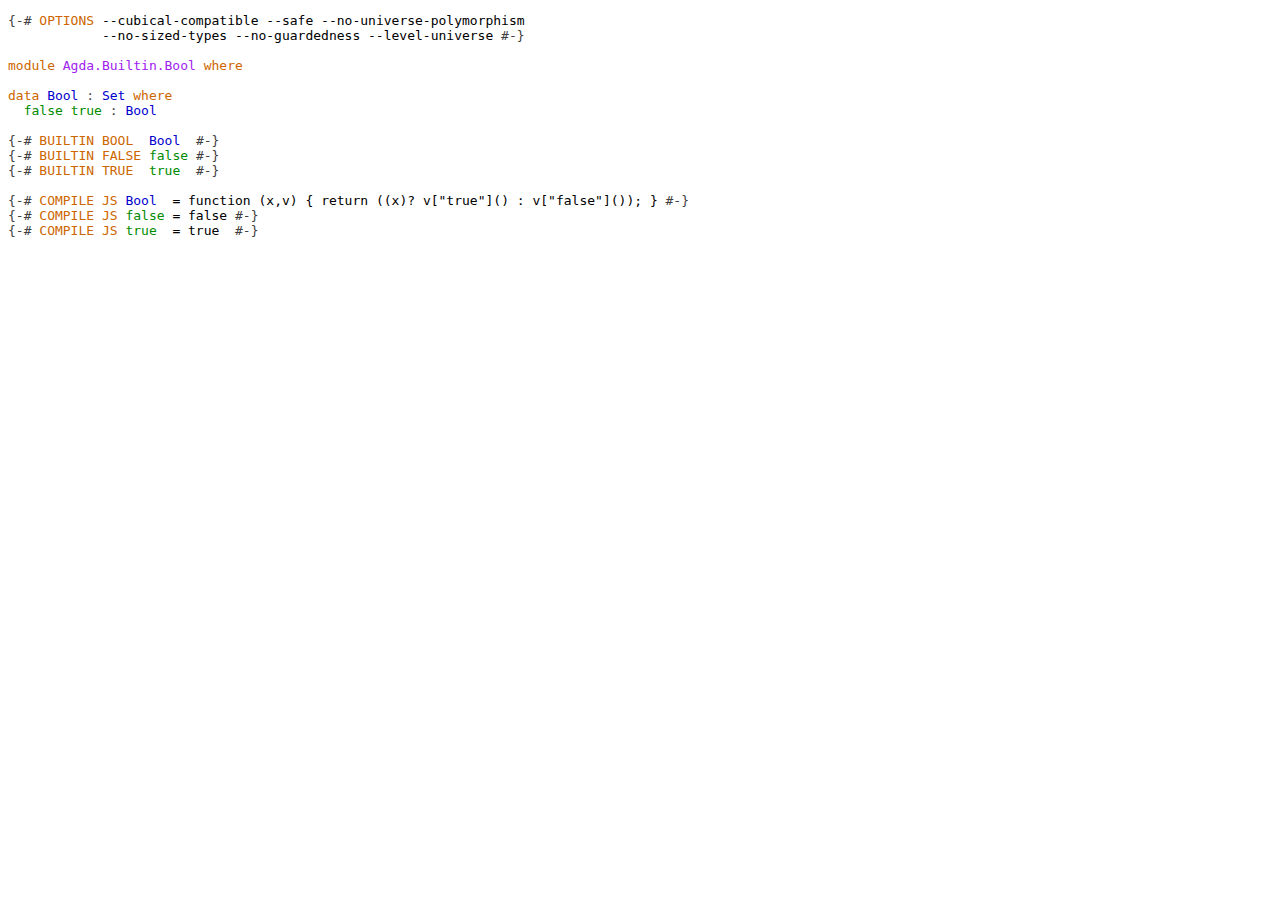
<file: agda/stlc-semantics/Agda.Builtin.Bool.html>
<!DOCTYPE HTML>
<html><head><meta charset="utf-8"><title>Agda.Builtin.Bool</title><link rel="stylesheet" href="Agda.css"></head><body><pre class="Agda"><a id="1" class="Symbol">{-#</a> <a id="5" class="Keyword">OPTIONS</a> <a id="13" class="Pragma">--cubical-compatible</a> <a id="34" class="Pragma">--safe</a> <a id="41" class="Pragma">--no-universe-polymorphism</a>
            <a id="80" class="Pragma">--no-sized-types</a> <a id="97" class="Pragma">--no-guardedness</a> <a id="114" class="Pragma">--level-universe</a> <a id="131" class="Symbol">#-}</a>

<a id="136" class="Keyword">module</a> <a id="143" href="Agda.Builtin.Bool.html" class="Module">Agda.Builtin.Bool</a> <a id="161" class="Keyword">where</a>

<a id="168" class="Keyword">data</a> <a id="Bool"></a><a id="173" href="Agda.Builtin.Bool.html#173" class="Datatype">Bool</a> <a id="178" class="Symbol">:</a> <a id="180" href="Agda.Primitive.html#388" class="Primitive">Set</a> <a id="184" class="Keyword">where</a>
  <a id="Bool.false"></a><a id="192" href="Agda.Builtin.Bool.html#192" class="InductiveConstructor">false</a> <a id="Bool.true"></a><a id="198" href="Agda.Builtin.Bool.html#198" class="InductiveConstructor">true</a> <a id="203" class="Symbol">:</a> <a id="205" href="Agda.Builtin.Bool.html#173" class="Datatype">Bool</a>

<a id="211" class="Symbol">{-#</a> <a id="215" class="Keyword">BUILTIN</a> <a id="223" class="Keyword">BOOL</a>  <a id="229" href="Agda.Builtin.Bool.html#173" class="Datatype">Bool</a>  <a id="235" class="Symbol">#-}</a>
<a id="239" class="Symbol">{-#</a> <a id="243" class="Keyword">BUILTIN</a> <a id="251" class="Keyword">FALSE</a> <a id="257" href="Agda.Builtin.Bool.html#192" class="InductiveConstructor">false</a> <a id="263" class="Symbol">#-}</a>
<a id="267" class="Symbol">{-#</a> <a id="271" class="Keyword">BUILTIN</a> <a id="279" class="Keyword">TRUE</a>  <a id="285" href="Agda.Builtin.Bool.html#198" class="InductiveConstructor">true</a>  <a id="291" class="Symbol">#-}</a>

<a id="296" class="Symbol">{-#</a> <a id="300" class="Keyword">COMPILE</a> <a id="308" class="Keyword">JS</a> <a id="311" href="Agda.Builtin.Bool.html#173" class="Datatype">Bool</a>  <a id="317" class="Pragma">=</a> <a id="319" class="Pragma">function</a> <a id="328" class="Pragma">(x,v)</a> <a id="334" class="Pragma">{</a> <a id="336" class="Pragma">return</a> <a id="343" class="Pragma">((x)?</a> <a id="349" class="Pragma">v[&quot;true&quot;]()</a> <a id="361" class="Pragma">:</a> <a id="363" class="Pragma">v[&quot;false&quot;]());</a> <a id="378" class="Pragma">}</a> <a id="380" class="Symbol">#-}</a>
<a id="384" class="Symbol">{-#</a> <a id="388" class="Keyword">COMPILE</a> <a id="396" class="Keyword">JS</a> <a id="399" href="Agda.Builtin.Bool.html#192" class="InductiveConstructor">false</a> <a id="405" class="Pragma">=</a> <a id="407" class="Pragma">false</a> <a id="413" class="Symbol">#-}</a>
<a id="417" class="Symbol">{-#</a> <a id="421" class="Keyword">COMPILE</a> <a id="429" class="Keyword">JS</a> <a id="432" href="Agda.Builtin.Bool.html#198" class="InductiveConstructor">true</a>  <a id="438" class="Pragma">=</a> <a id="440" class="Pragma">true</a>  <a id="446" class="Symbol">#-}</a>
</pre></body></html>
</file>
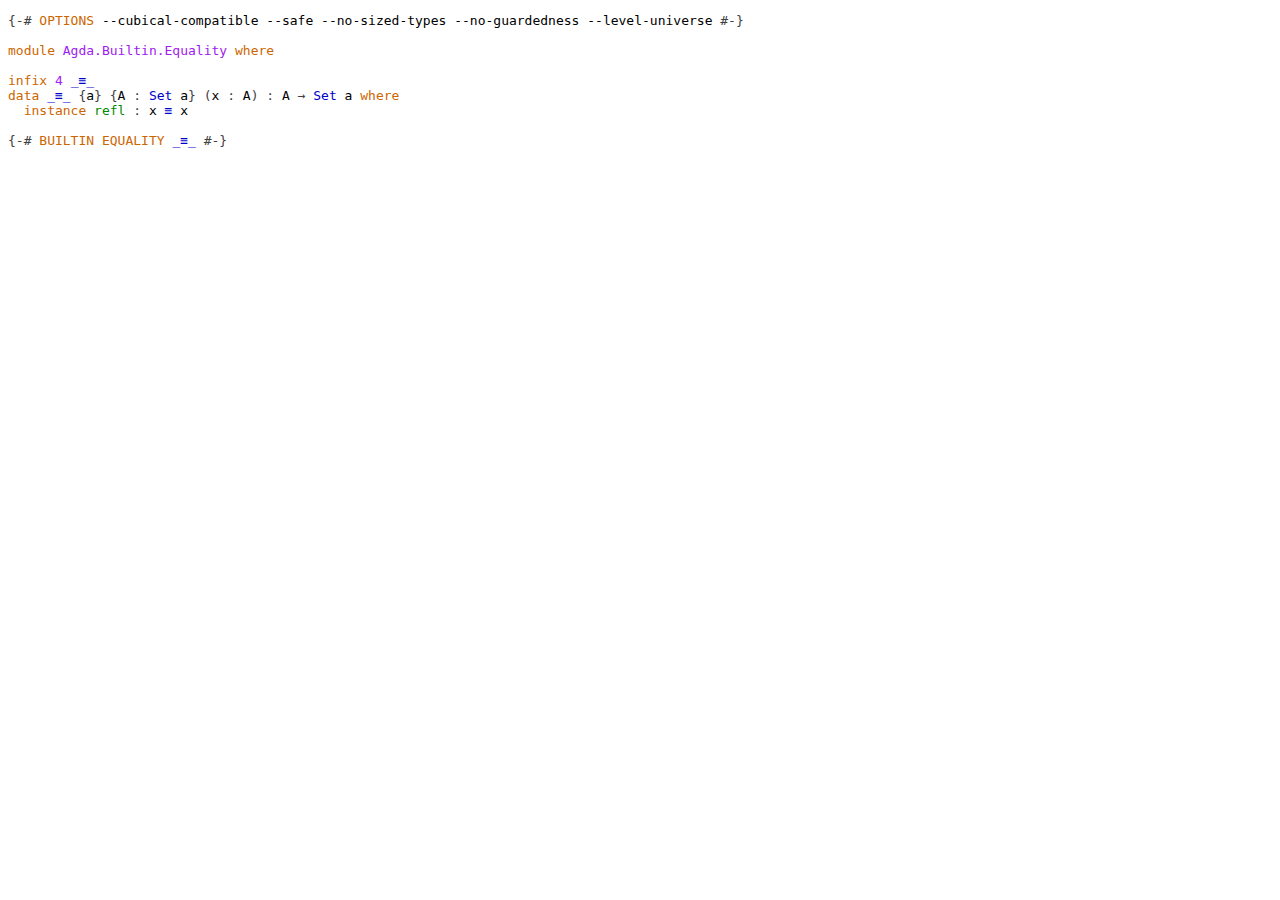
<file: agda/stlc-semantics/Agda.Builtin.Equality.html>
<!DOCTYPE HTML>
<html><head><meta charset="utf-8"><title>Agda.Builtin.Equality</title><link rel="stylesheet" href="Agda.css"></head><body><pre class="Agda"><a id="1" class="Symbol">{-#</a> <a id="5" class="Keyword">OPTIONS</a> <a id="13" class="Pragma">--cubical-compatible</a> <a id="34" class="Pragma">--safe</a> <a id="41" class="Pragma">--no-sized-types</a> <a id="58" class="Pragma">--no-guardedness</a> <a id="75" class="Pragma">--level-universe</a> <a id="92" class="Symbol">#-}</a>

<a id="97" class="Keyword">module</a> <a id="104" href="Agda.Builtin.Equality.html" class="Module">Agda.Builtin.Equality</a> <a id="126" class="Keyword">where</a>

<a id="133" class="Keyword">infix</a> <a id="139" class="Number">4</a> <a id="141" href="Agda.Builtin.Equality.html#150" class="Datatype Operator">_≡_</a>
<a id="145" class="Keyword">data</a> <a id="_≡_"></a><a id="150" href="Agda.Builtin.Equality.html#150" class="Datatype Operator">_≡_</a> <a id="154" class="Symbol">{</a><a id="155" href="Agda.Builtin.Equality.html#155" class="Bound">a</a><a id="156" class="Symbol">}</a> <a id="158" class="Symbol">{</a><a id="159" href="Agda.Builtin.Equality.html#159" class="Bound">A</a> <a id="161" class="Symbol">:</a> <a id="163" href="Agda.Primitive.html#388" class="Primitive">Set</a> <a id="167" href="Agda.Builtin.Equality.html#155" class="Bound">a</a><a id="168" class="Symbol">}</a> <a id="170" class="Symbol">(</a><a id="171" href="Agda.Builtin.Equality.html#171" class="Bound">x</a> <a id="173" class="Symbol">:</a> <a id="175" href="Agda.Builtin.Equality.html#159" class="Bound">A</a><a id="176" class="Symbol">)</a> <a id="178" class="Symbol">:</a> <a id="180" href="Agda.Builtin.Equality.html#159" class="Bound">A</a> <a id="182" class="Symbol">→</a> <a id="184" href="Agda.Primitive.html#388" class="Primitive">Set</a> <a id="188" href="Agda.Builtin.Equality.html#155" class="Bound">a</a> <a id="190" class="Keyword">where</a>
  <a id="198" class="Keyword">instance</a> <a id="_≡_.refl"></a><a id="207" href="Agda.Builtin.Equality.html#207" class="InductiveConstructor">refl</a> <a id="212" class="Symbol">:</a> <a id="214" href="Agda.Builtin.Equality.html#171" class="Bound">x</a> <a id="216" href="Agda.Builtin.Equality.html#150" class="Datatype Operator">≡</a> <a id="218" href="Agda.Builtin.Equality.html#171" class="Bound">x</a>

<a id="221" class="Symbol">{-#</a> <a id="225" class="Keyword">BUILTIN</a> <a id="233" class="Keyword">EQUALITY</a> <a id="242" href="Agda.Builtin.Equality.html#150" class="Datatype Operator">_≡_</a> <a id="246" class="Symbol">#-}</a>
</pre></body></html>
</file>
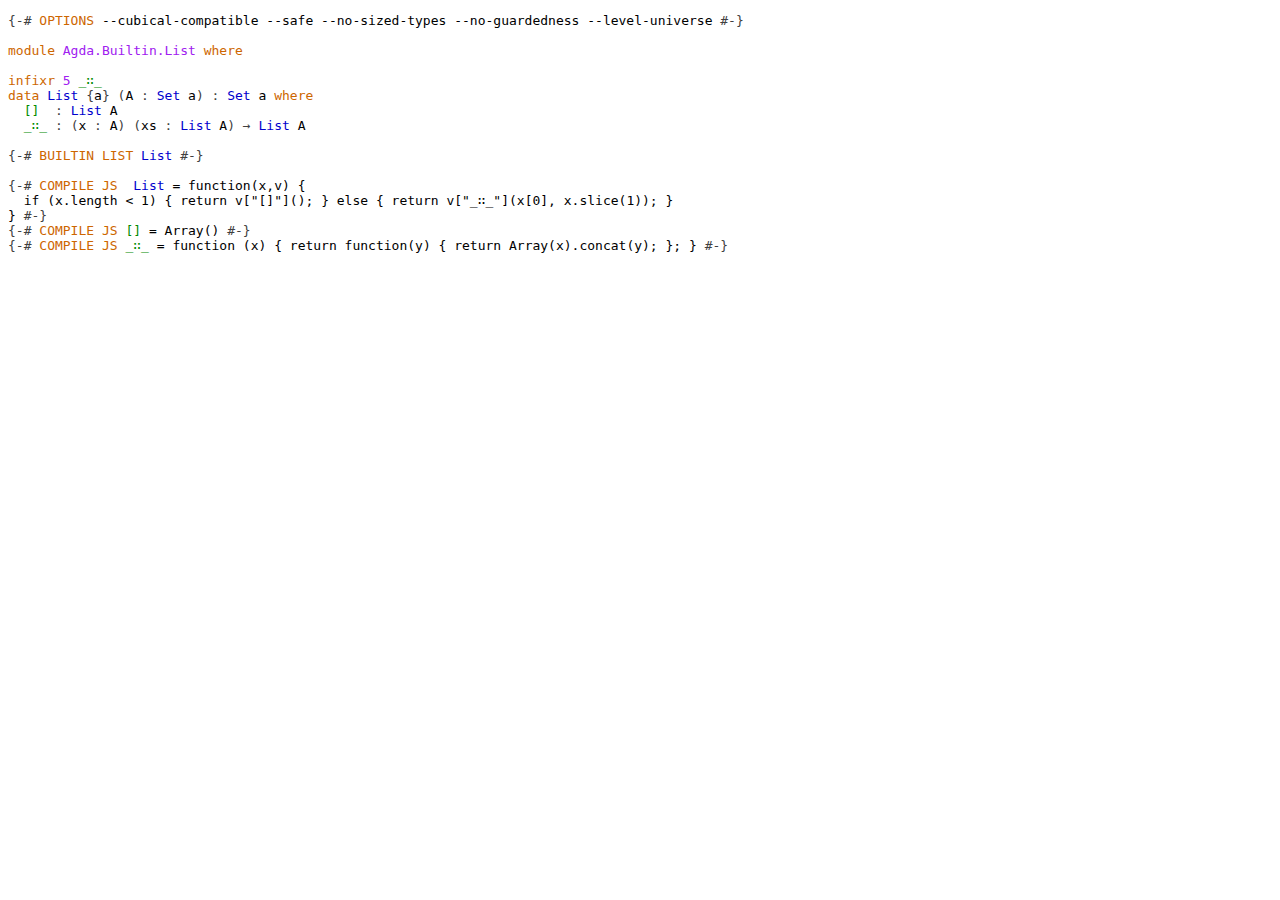
<file: agda/stlc-semantics/Agda.Builtin.List.html>
<!DOCTYPE HTML>
<html><head><meta charset="utf-8"><title>Agda.Builtin.List</title><link rel="stylesheet" href="Agda.css"></head><body><pre class="Agda"><a id="1" class="Symbol">{-#</a> <a id="5" class="Keyword">OPTIONS</a> <a id="13" class="Pragma">--cubical-compatible</a> <a id="34" class="Pragma">--safe</a> <a id="41" class="Pragma">--no-sized-types</a> <a id="58" class="Pragma">--no-guardedness</a> <a id="75" class="Pragma">--level-universe</a> <a id="92" class="Symbol">#-}</a>

<a id="97" class="Keyword">module</a> <a id="104" href="Agda.Builtin.List.html" class="Module">Agda.Builtin.List</a> <a id="122" class="Keyword">where</a>

<a id="129" class="Keyword">infixr</a> <a id="136" class="Number">5</a> <a id="138" href="Agda.Builtin.List.html#199" class="InductiveConstructor Operator">_∷_</a>
<a id="142" class="Keyword">data</a> <a id="List"></a><a id="147" href="Agda.Builtin.List.html#147" class="Datatype">List</a> <a id="152" class="Symbol">{</a><a id="153" href="Agda.Builtin.List.html#153" class="Bound">a</a><a id="154" class="Symbol">}</a> <a id="156" class="Symbol">(</a><a id="157" href="Agda.Builtin.List.html#157" class="Bound">A</a> <a id="159" class="Symbol">:</a> <a id="161" href="Agda.Primitive.html#388" class="Primitive">Set</a> <a id="165" href="Agda.Builtin.List.html#153" class="Bound">a</a><a id="166" class="Symbol">)</a> <a id="168" class="Symbol">:</a> <a id="170" href="Agda.Primitive.html#388" class="Primitive">Set</a> <a id="174" href="Agda.Builtin.List.html#153" class="Bound">a</a> <a id="176" class="Keyword">where</a>
  <a id="List.[]"></a><a id="184" href="Agda.Builtin.List.html#184" class="InductiveConstructor">[]</a>  <a id="188" class="Symbol">:</a> <a id="190" href="Agda.Builtin.List.html#147" class="Datatype">List</a> <a id="195" href="Agda.Builtin.List.html#157" class="Bound">A</a>
  <a id="List._∷_"></a><a id="199" href="Agda.Builtin.List.html#199" class="InductiveConstructor Operator">_∷_</a> <a id="203" class="Symbol">:</a> <a id="205" class="Symbol">(</a><a id="206" href="Agda.Builtin.List.html#206" class="Bound">x</a> <a id="208" class="Symbol">:</a> <a id="210" href="Agda.Builtin.List.html#157" class="Bound">A</a><a id="211" class="Symbol">)</a> <a id="213" class="Symbol">(</a><a id="214" href="Agda.Builtin.List.html#214" class="Bound">xs</a> <a id="217" class="Symbol">:</a> <a id="219" href="Agda.Builtin.List.html#147" class="Datatype">List</a> <a id="224" href="Agda.Builtin.List.html#157" class="Bound">A</a><a id="225" class="Symbol">)</a> <a id="227" class="Symbol">→</a> <a id="229" href="Agda.Builtin.List.html#147" class="Datatype">List</a> <a id="234" href="Agda.Builtin.List.html#157" class="Bound">A</a>

<a id="237" class="Symbol">{-#</a> <a id="241" class="Keyword">BUILTIN</a> <a id="249" class="Keyword">LIST</a> <a id="254" href="Agda.Builtin.List.html#147" class="Datatype">List</a> <a id="259" class="Symbol">#-}</a>

<a id="264" class="Symbol">{-#</a> <a id="268" class="Keyword">COMPILE</a> <a id="276" class="Keyword">JS</a>  <a id="280" href="Agda.Builtin.List.html#147" class="Datatype">List</a> <a id="285" class="Pragma">=</a> <a id="287" class="Pragma">function(x,v)</a> <a id="301" class="Pragma">{</a>
  <a id="305" class="Pragma">if</a> <a id="308" class="Pragma">(x.length</a> <a id="318" class="Pragma">&lt;</a> <a id="320" class="Pragma">1)</a> <a id="323" class="Pragma">{</a> <a id="325" class="Pragma">return</a> <a id="332" class="Pragma">v[&quot;[]&quot;]();</a> <a id="343" class="Pragma">}</a> <a id="345" class="Pragma">else</a> <a id="350" class="Pragma">{</a> <a id="352" class="Pragma">return</a> <a id="359" class="Pragma">v[&quot;_∷_&quot;](x[0],</a> <a id="374" class="Pragma">x.slice(1));</a> <a id="387" class="Pragma">}</a>
<a id="389" class="Pragma">}</a> <a id="391" class="Symbol">#-}</a>
<a id="395" class="Symbol">{-#</a> <a id="399" class="Keyword">COMPILE</a> <a id="407" class="Keyword">JS</a> <a id="410" href="Agda.Builtin.List.html#184" class="InductiveConstructor">[]</a> <a id="413" class="Pragma">=</a> <a id="415" class="Pragma">Array()</a> <a id="423" class="Symbol">#-}</a>
<a id="427" class="Symbol">{-#</a> <a id="431" class="Keyword">COMPILE</a> <a id="439" class="Keyword">JS</a> <a id="442" href="Agda.Builtin.List.html#199" class="InductiveConstructor Operator">_∷_</a> <a id="446" class="Pragma">=</a> <a id="448" class="Pragma">function</a> <a id="457" class="Pragma">(x)</a> <a id="461" class="Pragma">{</a> <a id="463" class="Pragma">return</a> <a id="470" class="Pragma">function(y)</a> <a id="482" class="Pragma">{</a> <a id="484" class="Pragma">return</a> <a id="491" class="Pragma">Array(x).concat(y);</a> <a id="511" class="Pragma">};</a> <a id="514" class="Pragma">}</a> <a id="516" class="Symbol">#-}</a>
</pre></body></html>
</file>
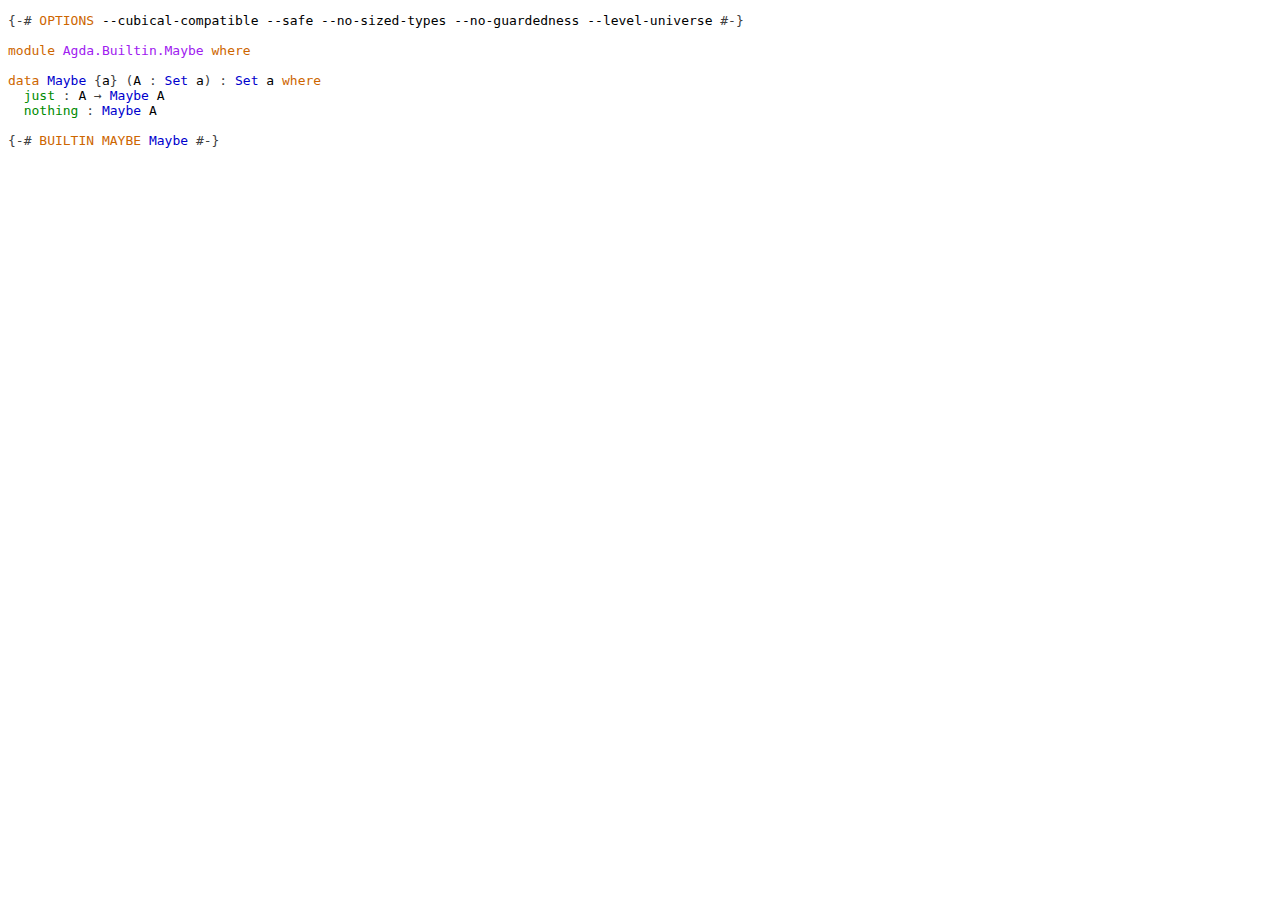
<file: agda/stlc-semantics/Agda.Builtin.Maybe.html>
<!DOCTYPE HTML>
<html><head><meta charset="utf-8"><title>Agda.Builtin.Maybe</title><link rel="stylesheet" href="Agda.css"></head><body><pre class="Agda"><a id="1" class="Symbol">{-#</a> <a id="5" class="Keyword">OPTIONS</a> <a id="13" class="Pragma">--cubical-compatible</a> <a id="34" class="Pragma">--safe</a> <a id="41" class="Pragma">--no-sized-types</a> <a id="58" class="Pragma">--no-guardedness</a> <a id="75" class="Pragma">--level-universe</a> <a id="92" class="Symbol">#-}</a>

<a id="97" class="Keyword">module</a> <a id="104" href="Agda.Builtin.Maybe.html" class="Module">Agda.Builtin.Maybe</a> <a id="123" class="Keyword">where</a>

<a id="130" class="Keyword">data</a> <a id="Maybe"></a><a id="135" href="Agda.Builtin.Maybe.html#135" class="Datatype">Maybe</a> <a id="141" class="Symbol">{</a><a id="142" href="Agda.Builtin.Maybe.html#142" class="Bound">a</a><a id="143" class="Symbol">}</a> <a id="145" class="Symbol">(</a><a id="146" href="Agda.Builtin.Maybe.html#146" class="Bound">A</a> <a id="148" class="Symbol">:</a> <a id="150" href="Agda.Primitive.html#388" class="Primitive">Set</a> <a id="154" href="Agda.Builtin.Maybe.html#142" class="Bound">a</a><a id="155" class="Symbol">)</a> <a id="157" class="Symbol">:</a> <a id="159" href="Agda.Primitive.html#388" class="Primitive">Set</a> <a id="163" href="Agda.Builtin.Maybe.html#142" class="Bound">a</a> <a id="165" class="Keyword">where</a>
  <a id="Maybe.just"></a><a id="173" href="Agda.Builtin.Maybe.html#173" class="InductiveConstructor">just</a> <a id="178" class="Symbol">:</a> <a id="180" href="Agda.Builtin.Maybe.html#146" class="Bound">A</a> <a id="182" class="Symbol">→</a> <a id="184" href="Agda.Builtin.Maybe.html#135" class="Datatype">Maybe</a> <a id="190" href="Agda.Builtin.Maybe.html#146" class="Bound">A</a>
  <a id="Maybe.nothing"></a><a id="194" href="Agda.Builtin.Maybe.html#194" class="InductiveConstructor">nothing</a> <a id="202" class="Symbol">:</a> <a id="204" href="Agda.Builtin.Maybe.html#135" class="Datatype">Maybe</a> <a id="210" href="Agda.Builtin.Maybe.html#146" class="Bound">A</a>

<a id="213" class="Symbol">{-#</a> <a id="217" class="Keyword">BUILTIN</a> <a id="225" class="Keyword">MAYBE</a> <a id="231" href="Agda.Builtin.Maybe.html#135" class="Datatype">Maybe</a> <a id="237" class="Symbol">#-}</a>
</pre></body></html>
</file>
<file: css/syntax.css>
pre {
    background-color: null;
}

code {
    background-color: null;
    color: #f5f5f5;
    font-family: monospace, monospace;
}

/* KeyWordTok */
.sourceCode .kw { color: #87e8c1; }
/* DataTypeTok */
.sourceCode .dt { color: #1c9ffc; }

/* DecValTok (decimal value), BaseNTok, FloatTok */
.sourceCode .dv { color: #f5f5f5; }
.sourceCode .bn { color: #f5f5f5; }
.sourceCode .fl { color: #f5f5f5; }
/* CharTok */
.sourceCode .ch { color: #f5f5f5; }
/* StringTok */
.sourceCode .st { color: #4e9aa6; }
/* CommentTok */
.sourceCode .co { color: #7d9091; }
/* OtherTok */ /* FunctionTok */
.sourceCode .ot, sourceCode .fu: { color: #f5f5f5; }
/* AlertTok */
.sourceCode .al { color: #ef2929; font-weight: bold; }
/* RegionMarkerTok */
.sourceCode .re { }
/* ErrorTok */
.sourceCode .er { color: #a40000; font-weight: bold; }
</file>
<file: agda/stlc-semantics/Agda.css>
/* Aspects. */
.Agda .Comment       { color: #B22222 }
.Agda .Background    {}
.Agda .Markup        { color: #000000 }
.Agda .Keyword       { color: #CD6600 }
.Agda .String        { color: #B22222 }
.Agda .Number        { color: #A020F0 }
.Agda .Symbol        { color: #404040 }
.Agda .PrimitiveType { color: #0000CD }
.Agda .Pragma        { color: black   }
.Agda .Operator      {}
.Agda .Hole          { background: #B4EEB4 }

/* NameKinds. */
.Agda .Bound                  { color: black   }
.Agda .Generalizable          { color: black   }
.Agda .InductiveConstructor   { color: #008B00 }
.Agda .CoinductiveConstructor { color: #8B7500 }
.Agda .Datatype               { color: #0000CD }
.Agda .Field                  { color: #EE1289 }
.Agda .Function               { color: #0000CD }
.Agda .Macro                  { color: #0000CD }
.Agda .Module                 { color: #A020F0 }
.Agda .Postulate              { color: #0000CD }
.Agda .Primitive              { color: #0000CD }
.Agda .Record                 { color: #0000CD }

/* OtherAspects. */
.Agda .DottedPattern        {}
.Agda .UnsolvedMeta         { color: black; background: yellow         }
.Agda .UnsolvedConstraint   { color: black; background: yellow         }
.Agda .TerminationProblem   { color: black; background: #FFA07A        }
.Agda .IncompletePattern    { color: black; background: #F5DEB3        }
.Agda .Error                { color: red;   text-decoration: underline }
.Agda .TypeChecks           { color: black; background: #ADD8E6        }
.Agda .Deadcode             { color: black; background: #808080        }
.Agda .ShadowingInTelescope { color: black; background: #808080        }

/* Standard attributes. */
.Agda a { text-decoration: none }
.Agda a[href]:hover { background-color: #B4EEB4 }
.Agda [href].hover-highlight { background-color: #B4EEB4; }
</file>
<file: css/style.css>
/* CSS Reset */
html, body, div, span, object, h1, h2, h3, h4, h5, h6, p, a, abbr, acronym, em, img, ol, ul, li {
  border: 0;
  font-weight: inherit;
  font-style: inherit;
  font-size: 100%;
  font-family: inherit;
  vertical-align: baseline;
  margin: 0;
  padding: 0; }

html {
  box-sizing: border-box; }

*, *:before, *:after {
  box-sizing: inherit; }

/* Variables */
html {
  font-family: georgia, serif;
  color: #f5f5f5;
  background: #1d2430;
  background-attachment: fixed;
  height: 100%;
  width: 100%;
  z-index: -10; }
  html.dark {
    background: #333;
    background: -webkit-linear-gradient(top, #2a2a2a 0%, #333 10%, #333 90%, #2a2a2a 100%);
    background: linear-gradient(to bottom, #2a2a2a 0%, #333 10%, #333 90%, #2a2a2a 100%);
    background-attachment: fixed;
    width: 100%;
    height: 100%;
    color: #DDD; }

body {
  display: -webkit-box;
  display: -webkit-flex;
  display: -ms-flexbox;
  display: flex;
  -webkit-flex-flow: column nowrap;
      -ms-flex-flow: column nowrap;
          flex-flow: column nowrap;
  -webkit-box-pack: center;
  -webkit-justify-content: center;
      -ms-flex-pack: center;
          justify-content: center; }

h2 {
  font-family: inherit;
  font-size: 1.25em;
  font-variant: small-caps;
  text-align: center;
  width: 80%;
  margin: 0 auto 0;
  border-top: 1px solid #777;
  margin-top: 1em;
  padding: 1em 0 0 0; }

h3 {
  font-size: 1.4em;
  margin: 0.5em 0;
  text-align: center; }

blockquote {
  width: 90%;
  margin: 0.7em auto;
  text-align: center;
  padding-left: 0.5em;
  font-size: 1.1em;
  font-style: italic;
  display: -webkit-box;
  display: -webkit-flex;
  display: -ms-flexbox;
  display: flex;
  -webkit-flex-flow: row nowrap;
      -ms-flex-flow: row nowrap;
          flex-flow: row nowrap;
  -webkit-box-pack: center;
  -webkit-justify-content: center;
      -ms-flex-pack: center;
          justify-content: center; }
  blockquote > p {
    padding-left: 7px;
    border-left: 5px solid rgba(76, 76, 76, 0.9);
    margin: auto; }

ul, ol {
  list-style-position: inside;
  margin: 1em 0 1em 2em; }

li {
  margin-bottom: 0.7em;
}



em {
  font-weight: bold;
  font-style: italic; }

img {
    margin: auto; }


a, a:visited, a:hover {
  color: #EB005B;
  text-decoration: none;
  -webkit-transition: color 0.1s;
  transition: color 0.1s;
}
  a:hover, a:visited:hover, a:hover:hover {
    color: #EB0978;
    text-decoration: underline; }

header {
  position: fixed;
  /*color: $night-white;*/
  top: 0;
  height: 4em;
  width: 100%; }

footer {
  font-size: 0.8em;
  min-height: 200px;
  padding: 1em;
  color: #888;
  text-align: center;
  clear: both; }

.photo {
  border-radius: 25px;
  border: 1px solid black; }

.blog {
  display: table;
  width: 100%;
  height: 100%;
  margin: auto; }

.title {
  font-family: "Quicksand", helvetica, sans-serif;
  font-weight: 400;
  font-size: 3em;
  text-transform: capitalize; }

.byline {
  font-family: helvetica, sans-serif;
  font-style: italic;
  font-weight: 100;
  font-size: 1em; }

.quote {
  display: -webkit-box;
  display: -webkit-flex;
  display: -ms-flexbox;
  display: flex;
  -webkit-flex-flow: column nowrap;
      -ms-flex-flow: column nowrap;
          flex-flow: column nowrap;
  width: auto;
  min-width: 100px;
  max-width: 550px;
  /*min-height: 100%;*/
  padding: 0px 20px;
  margin: 0em auto;
  -webkit-transition: color 2s;
          transition: color 2s;
          font-size: 1.2em;

          font-family: Cursive, sans-serif ;
}




.wrapper {
  width: 100%;
  display: -webkit-box;
  display: -webkit-flex;
  display: -ms-flexbox;
  display: flex;
  -webkit-flex-flow: column nowrap;
      -ms-flex-flow: column nowrap;
          flex-flow: column nowrap;
  -webkit-box-pack: center;
  -webkit-justify-content: center;
      -ms-flex-pack: center;
          justify-content: center;
  -webkit-box-align: center;
  -webkit-align-items: center;
      -ms-flex-align: center;
          align-items: center; }

.masthead {
  display: -webkit-box;
  display: -webkit-flex;
  display: -ms-flexbox;
  display: flex;
  -webkit-flex-flow: column nowrap;
      -ms-flex-flow: column nowrap;
          flex-flow: column nowrap;
  -webkit-box-pack: center;
  -webkit-justify-content: center;
      -ms-flex-pack: center;
          justify-content: center;
  -webkit-box-align: space-around;
  -webkit-align-items: space-around;
      -ms-flex-align: space-around;
          align-items: space-around;
  width: 100%;
  min-height: 250px;
  padding: 2em 10px;
  text-align: center;
  margin: auto; }

.post-image {
  height: auto;
  width: 400px;
  max-width: 400px; }

.metadata {
  text-align: center; }

.date {
  color: rgba(128, 128, 128, 0.5);
  font-size: 0.9em;
  font-style: italic;
  line-height: 2em;
  font-family: helvetica, sans-serif; }

.categories, .tags {
  color: rgba(128, 128, 128, 0.5);
  font-size: 0.9em;
  font-style: italic;
  line-height: 2em;
  font-family: helvetica, sans-serif;
  width: 100%;
  max-width: 500px;
  display: block;
  margin: auto; }

a.tag, a.category {
  padding: 0px 8px;
  margin: 2px 1px;
  border-radius: 4px;
  display: inline-block;
  color: #333;
  border: 1px solid rgba(76, 76, 76, 0.9);
  -webkit-transition: 0.3s;
          transition: 0.3s; }
  a.tag:hover, a.category:hover {
    background: #333;
    color: #FFFFFC;
    text-decoration: none; }
  .dark a.tag, .dark a.category {
    color: #DDD; }
    .dark a.tag:hover, .dark a.category:hover {
      background: #DDD;
      color: #333;
      text-decoration: none; }

.post {
  display: -webkit-box;
  display: -webkit-flex;
  display: -ms-flexbox;
  display: flex;
  -webkit-flex-flow: column nowrap;
      -ms-flex-flow: column nowrap;
          flex-flow: column nowrap;
  width: auto;
  min-width: 100px;
  max-width: 720px;
  /*min-height: 100%;*/
  padding: 0px 20px;
  margin: 3em auto;
  -webkit-transition: color 2s;
          transition: color 2s;
  font-size: 1.1em; }
  .post p {
    line-height: 1.6em;
    letter-spacing: 0.02em;
    margin: 0.5em 0 0 0;
    -webkit-hyphens: auto;
       -moz-hyphens: auto;
        -ms-hyphens: auto;
            hyphens: auto;
    word-break: break-word; }
  .post p + p {
    margin-top: 1em; }
  .post > p:first-of-type:first-letter {
    font-size: 8em;
    line-height: 0.1em;
    padding-right: 0.06em; }
  .post ul {
    list-style-type: disc;
    text-indent: -1em; }
    .post ul li {
      line-height: 1.3em;
      letter-spacing: 0.05em;
      margin: 0.5em 0 0 0;
      -webkit-hyphens: auto;
         -moz-hyphens: auto;
          -ms-hyphens: auto;
              hyphens: auto;
      word-break: break-word; }

.post img {
  max-width: 100%;
  margin: auto;
  display: block;
}

.table-of-contents {
  clear: both;
  width: 100%; }
  .table-of-contents h1 {
    font-size: 3em;
    text-align: center;
    font-family: "Quicksand", helvetica, sans-serif; }
  .table-of-contents ul {
    margin: 3em 0;
    list-style: none; }
  .table-of-contents li {
    width: 100%; }
    .table-of-contents li a {
      color: #fff;
      font-weight: normal;
      box-sizing: border-box;
      border-top: 1px solid #444;
      display: block;
      width: 50%;
      min-width: 300px;
      margin: 0 auto;
      padding: 1em 0.5em 1em 0;
      -webkit-transition: color 0.7s, background 0.7s, padding 0.5s;
              transition: color 0.7s, background 0.7s, padding 0.5s; }
      .table-of-contents li a .date {
        float: right;
        margin-top: -0.25em;
        color: rgba(128, 128, 128, 0.8); }
      .table-of-contents li a:hover {
        background: #333;
        color: #FFFFFC;
        text-decoration: none;
        padding-left: 2em; }
  .dark .table-of-contents ul a {
    color: #DDD; }
    .dark .table-of-contents ul a:hover {
      background: #DDD;
      color: #333;
      padding-left: 2em; }

.arrow {
  display: -webkit-box;
  display: -webkit-flex;
  display: -ms-flexbox;
  display: flex;
  -webkit-flex-flow: column nowrap;
      -ms-flex-flow: column nowrap;
          flex-flow: column nowrap;
  -webkit-box-pack: center;
  -webkit-justify-content: center;
      -ms-flex-pack: center;
          justify-content: center;
  -webkit-box-align: center;
  -webkit-align-items: center;
      -ms-flex-align: center;
          align-items: center;
  font-size: 1.5em;
  width: 1.5em;
  height: 1.5em;
  background: #DDD;
  /*display: table-cell;*/
  /*vertical-align: middle;*/
  text-align: center;
  /*padding-top: 0.14em;*/
  box-sizing: border-box;
  border-radius: 0.75em;
  opacity: 0.7;
  -webkit-transition: background 0.5s, opacity 0.5s, width 0.5s;
          transition: background 0.5s, opacity 0.5s, width 0.5s;
  cursor: pointer; }
  .arrow:hover {
    box-sizing: border-box;
    width: 2em;
    color: #EB005B;
    border: 1px solid #EB005B;
    opacity: 0.9;
    background: #FFFFFC;
    -webkit-transition: background 0.5s, opacity 0.5s, width 0.5s;
            transition: background 0.5s, opacity 0.5s, width 0.5s;
    text-decoration: none; }
  .dark .arrow {
    background: #222; }
    .dark .arrow:hover {
      color: #C00762;
      border-color: #C00762; }

.social-buttons {
  display: -webkit-box;
  display: -webkit-flex;
  display: -ms-flexbox;
  display: flex;
  -webkit-flex-flow: row nowrap;
      -ms-flex-flow: row nowrap;
          flex-flow: row nowrap;
  -webkit-box-pack: center;
  -webkit-justify-content: center;
      -ms-flex-pack: center;
          justify-content: center;
  margin: 1em 0; }
  .social-buttons > div {
    /*margin: 0 1em;*/ }
  .social-buttons .twitter-share-button {
    max-width: 90px;
    margin-right: 5px; }

.center {
  text-align: center;
  margin: auto; }

.monochrome {
  color: #333; }
  .dark .monochrome {
    color: #DDD; }

.gem-info {
  display: -webkit-box;
  display: -webkit-flex;
  display: -ms-flexbox;
  display: flex;
  -webkit-flex-flow: column nowrap;
      -ms-flex-flow: column nowrap;
          flex-flow: column nowrap;
  margin: auto;
  -webkit-box-align: center;
  -webkit-align-items: center;
      -ms-flex-align: center;
          align-items: center; }
  .gem-info table {
    border: 1px solid #333;
    border-collapse: collapse; }
    .gem-info table td {
      border: 1px solid #333;
      padding: 0.4em 1em; }
  .dark .gem-info table {
    border: 1px solid #DDD; }
    .dark .gem-info table td {
      border: 1px solid #DDD; }

.pager-title {
  display: -webkit-box;
  display: -webkit-flex;
  display: -ms-flexbox;
  display: flex;
  -webkit-flex-flow: column nowrap;
      -ms-flex-flow: column nowrap;
          flex-flow: column nowrap;
  -webkit-box-align: center;
  -webkit-align-items: center;
      -ms-flex-align: center;
          align-items: center; }
  .pager-title span {
    text-align: center; }

.pager article {
  margin-top: 2em; }

.dark #disqus_thread {
  color: #DDD; }

#page {
  margin: 4em 0; }

#theme-button {
  text-transform: uppercase;
  font-family: "Quicksand", helvetica, sans-serif;
  font-size: 1.5em;
  font-weight: bold;
  text-align: right;
  cursor: pointer;
  -webkit-transition: opacity 0.5s, color 2s;
          transition: opacity 0.5s, color 2s;
  opacity: 0.6; }
  #theme-button:hover {
    opacity: 1; }
  .dark #theme-button {
    color: #DDD; }

#beacon {
  font-family: "Oswald", helvetica, sans-serif;
  font-size: 4em;
  height: 1.5em;
  width: 1.5em;
  text-align: center;
  margin: 0.1em;
  position: absolute;
  border-radius: 0.1em;
  opacity: 0.4;
  -webkit-transition: opacity 0.5s;
          transition: opacity 0.5s;
  color: inherit; }
  #beacon path {
    fill: currentColor; }
  #beacon .logo {
    width: 100%;
    height: 100%; }
  #beacon:hover {
    opacity: 1;
    text-decoration: none; }

#home-text {
  font-size: 0.8em;
}

#about-text {
  font-size: 0.8em;
}

#leftarrow {
  position: fixed;
  left: 5px;
  top: calc(50% - 15px);
  text-decoration: none; }

#rightarrow {
  position: fixed;
  right: 10px;
  top: calc(50% - 15px);
  text-decoration: none; }

@media only screen and (max-width: 750px) {
  header {
    color: #FFFFFC;
    height: 3em;
    background: rgba(76, 76, 76, 0.9); }

  #beacon {
    color: #FFFFFC;
    font-size: 2em;
    margin: 0; }

  #theme-button {
    color: #FFFFFC;
    font-size: 1.5em;
    top: 0.5em;
    right: 0.2em;
    opacity: 0.5; } }
@media only screen and (min-device-width: 320px) and (max-device-width: 480px) {
  /* Styles */
  h2 {
    border-top: 3px solid #777; }

  .page {
    min-width: none;
    max-width: none;
    width: auto;
    padding: 0 1em;
    margin: 0;
    box-sizing: border-box; }

  .page p {
    padding-bottom: 1em;
    font-size: 1em;
    line-height: 1.8em; }

  .post-image {
    height: auto;
    width: auto;
    max-width: 280px; }

  .page > p:first-of-type:first-letter {
    font-size: 4em;
    line-height: 0.1em; } }
@media only screen and (max-height: 450px) {
  .masthead {
    min-height: 350px; } }

.ext-link img {
  width: 32px;
  height: 32px;
}

.right-sidebar {
  position: absolute;
  top: 0.75em;
  right: 0.7em;
  display: flex;
}

.right-sidebar > * {
  margin-left: 12px;
}

/*# sourceMappingURL=style.css.map */
</file>
